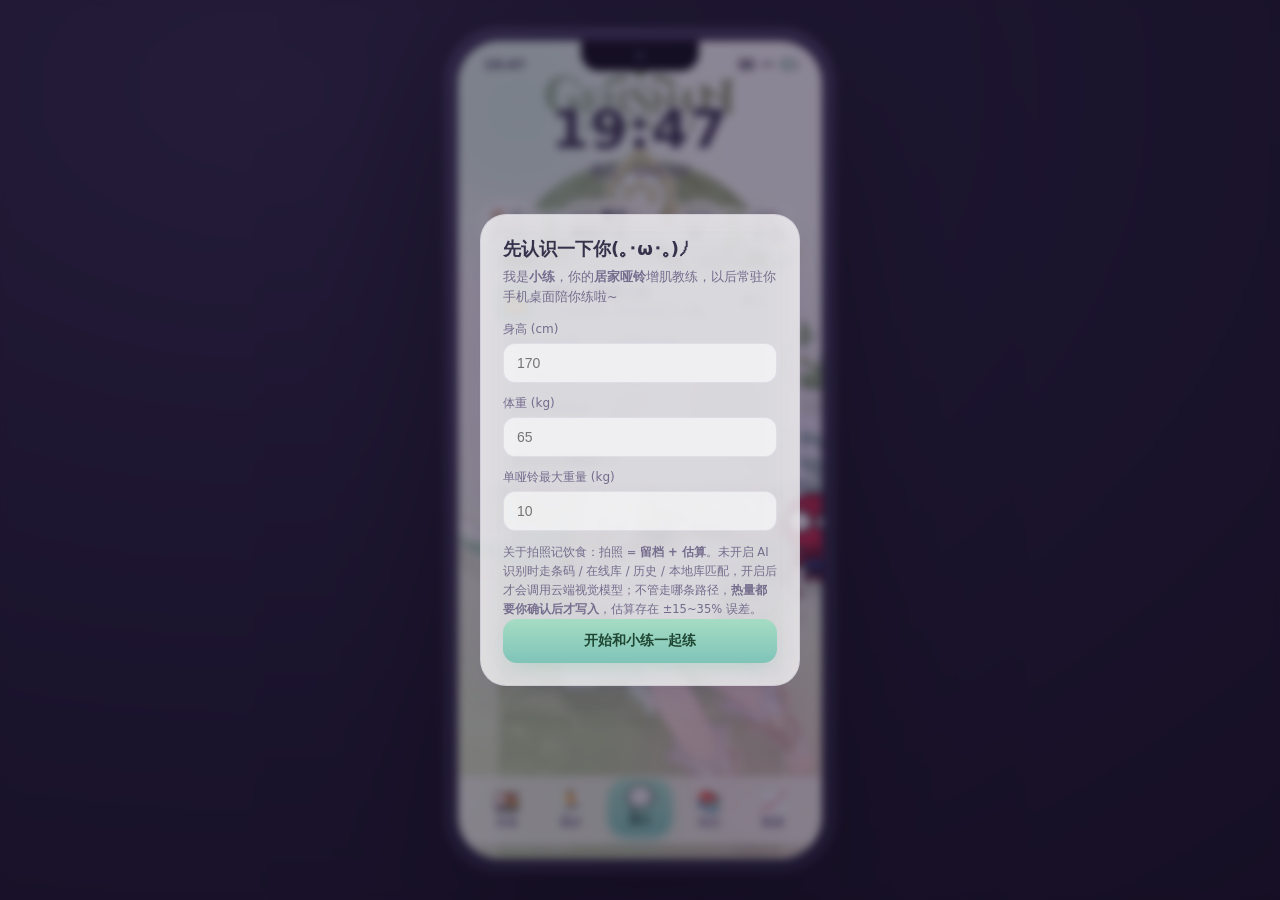
<file: index.html>
<!DOCTYPE html>
<!--
  训练日记 · 居家哑铃训练记录 App（纯前端单页，数据只存本机）
  桌宠形象、教练名字与头像、桌面背景均可更换（我的 → 教练与外观 / 桌宠形象）
-->
<html lang="zh-CN">
<head>
<meta charset="UTF-8">
<meta name="viewport" content="width=device-width, initial-scale=1.0, viewport-fit=cover">
<meta name="theme-color" content="#F3F0FB">
<link rel="manifest" href="manifest.json">
<!-- iOS/Android 对 SVG 图标支持不一致：一律给 PNG，避免安装后仍是旧图标 -->
<link rel="icon" type="image/png" sizes="192x192" href="assets/icon-192.png">
<link rel="icon" type="image/png" sizes="512x512" href="assets/icon-512.png">
<link rel="apple-touch-icon" href="assets/icon-192.png">
<title>训练日记 · 居家哑铃训练记录</title>
<meta name="apple-mobile-web-app-title" content="训练日记">
<meta name="apple-mobile-web-app-capable" content="yes">
<!-- 首屏样式内联：网络再慢也能立刻画出启动画面，杜绝白屏/黑屏 -->
<style>
  #boot{position:fixed; inset:0; z-index:9999; display:flex; flex-direction:column;
    align-items:center; justify-content:center; gap:14px;
    background:linear-gradient(165deg,#efe9fb,#ddd2f2 55%,#c9b8e6); color:#3a3350;
    font-family:-apple-system,"PingFang SC","Microsoft YaHei",system-ui,sans-serif;}
  #boot .bt-logo{width:74px;height:74px;border-radius:22px;
    background:rgba(255,255,255,.72); box-shadow:0 10px 26px -12px rgba(80,55,120,.5);
    display:flex;align-items:center;justify-content:center;}
  #boot .bt-name{font-size:16px;font-weight:700;letter-spacing:.5px;}
  #boot .bt-bar{width:132px;height:4px;border-radius:99px;background:rgba(255,255,255,.55);overflow:hidden;}
  #boot .bt-bar i{display:block;height:100%;width:38%;border-radius:99px;
    background:linear-gradient(90deg,#a7dcc4,#7fd8c4); animation:btSlide 1.05s ease-in-out infinite;}
  @keyframes btSlide{0%{margin-left:-42%}100%{margin-left:104%}}
  #boot .bt-tip{font-size:11.5px;opacity:.72;}
  #boot .bt-slow{display:none;max-width:250px;text-align:center;font-size:11.5px;line-height:1.7;
    padding:10px 14px;border-radius:14px;background:rgba(255,255,255,.6);margin-top:2px;}
  #boot.slow .bt-bar{display:none;} #boot.slow .bt-slow{display:block;}
  #boot button{margin-top:4px;border:0;border-radius:999px;padding:8px 18px;font-size:12.5px;font-weight:600;
    color:#fff;background:linear-gradient(180deg,#8fd9bf,#5fc2a4);cursor:pointer;}
  #boot.done{opacity:0;pointer-events:none;transition:opacity .32s ease;}
</style>
<link rel="stylesheet" href="styles.css">
<!-- 预加载关键静态资源，缩短首屏等待 -->
<link rel="preload" href="styles.css" as="style">
<link rel="preload" href="app.js" as="script">
</head>
<body>
<!-- 启动画面（内联，立即可见；由 app.js 就绪后淡出） -->
<div id="boot" role="status" aria-live="polite">
  <div class="bt-logo">
    <svg width="42" height="42" viewBox="0 0 48 48" aria-hidden="true">
      <path d="M7 48 C7 36.5 14 30.5 24 30.5 C34 30.5 41 36.5 41 48Z" fill="#2e2e33"/>
      <circle cx="24" cy="22" r="13" fill="#f6efe6" stroke="#2b2320" stroke-width="1.6"/>
      <ellipse cx="24" cy="27.5" rx="6.4" ry="4.6" fill="#fff" stroke="#2b2320" stroke-width="1.3"/>
      <circle cx="19" cy="20.5" r="2.1" fill="#2b2320"/><circle cx="29" cy="20.5" r="2.1" fill="#2b2320"/>
      <circle cx="24" cy="26.4" r="1.5" fill="#2b2320"/>
    </svg>
  </div>
  <div class="bt-name">训练日记</div>
  <div class="bt-bar"><i></i></div>
  <div class="bt-tip" id="bt-tip">正在准备你的桌面…</div>
  <div class="bt-slow" id="bt-slow">加载有点慢，可能是网络不通畅。<br>你的数据都存在本机，不会丢。</div>
  <button id="bt-retry" style="display:none" onclick="location.reload()">重新加载</button>
</div>
<script>
/* 启动看门狗：4.5s 未就绪 → 明确告知；9s → 给重试按钮（不再无限转圈） */
window.__T0 = Date.now();
(function () {
  var b = document.getElementById('boot');
  setTimeout(function () {
    if (!window.__READY && b) {
      b.classList.add('slow');
      var t = document.getElementById('bt-tip'); if (t) t.textContent = '还在加载…';
    }
  }, 4500);
  setTimeout(function () {
    if (!window.__READY && b) {
      var r = document.getElementById('bt-retry'); if (r) r.style.display = 'block';
      var t2 = document.getElementById('bt-tip'); if (t2) t2.textContent = '网络似乎不通';
    }
  }, 9000);
})();
</script>
<div class="stage">
  <!-- 手机外壳 mockup -->
  <div class="phone" id="phone">
    <div class="bezel">
      <div class="notch"><span class="cam"></span></div>
      <div class="screen" id="screen">

        <!-- 桌面壁纸（可更换：5 种预设 + 自定义上传） -->
        <div class="wallpaper" id="wallpaper"></div>
        <div class="glow g1"></div><div class="glow g2"></div><div class="glow g3"></div>

        <!-- 状态栏 -->
        <div class="statusbar">
          <span id="sb-time">9:41</span>
          <span class="sb-right"><i class="sig"></i><i class="wifi"></i><i class="bat"></i></span>
        </div>

        <!-- 桌面主屏（桌宠即主界面） -->
        <main class="homescreen" id="home">
          <div class="clock-widget">
            <div class="c-time" id="c-time">9:41</div>
            <div class="c-date" id="c-date">周日 · 9月27日</div>
          </div>
          <div class="home-stats" id="home-stats"><!-- 今日三连：训练日/已打卡/连续 --></div>
          <div class="home-card" id="home-today"><!-- 今日训练速览：一眼看到当天动作 --></div>

          <!-- 常驻浮层桌宠（可拖拽、吸附、记忆位置） -->
          <div class="pet" id="pet" role="button" aria-label="桌宠" tabindex="0">
            <div class="pet-bubble" id="pet-bubble"></div>
            <div class="pet-body">
              <img class="pet-img" id="pet-img" src="assets/icon.svg" alt="桌宠">
              <div class="pet-ring"></div>
              <div class="pet-mood" id="pet-mood">✦</div>
              <!-- 招牌发饰宝珠（小练标志）+ 草元素粒子：让桌宠“活起来”（轻量 Live2D 等效） -->
              <span class="pet-akuma a1"></span>
              <span class="pet-akuma a2"></span>
            </div>
            <div class="pet-particles" aria-hidden="true"><i></i><i></i><i></i></div>
            <div class="pet-shadow"></div>
          </div>

          <!-- 底部 dock：从桌宠展开的各模块入口 -->
          <nav class="dock" id="dock">
            <!-- v1.2 动线重排：高频「训练/饮食」靠左、记录类「跑步/知识」居中两侧、
                 低频「数据/我的」靠右；聊天固定正中，作为桌宠入口最显眼 -->
            <button class="dock-item" data-go="training"><span class="di">🏋️</span><b>训练</b></button>
            <button class="dock-item" data-go="diet"><span class="di">🍱</span><b>饮食</b></button>
            <button class="dock-item" data-go="run"><span class="di">🏃</span><b>跑步</b></button>
            <button class="dock-item pet-talk" id="pet-talk"><span class="di">💬</span><b>聊天</b></button>
            <button class="dock-item" data-go="knowledge"><span class="di">📚</span><b>知识</b></button>
            <button class="dock-item" data-go="data"><span class="di">📈</span><b>数据</b></button>
            <button class="dock-item" data-go="profile"><span class="di">👤</span><b>我的</b></button>
          </nav>
        </main>

        <!-- 助手对话面板（点宠物或聊天展开） -->
        <section class="panel assistant" id="assistant" aria-hidden="true">
          <header class="panel-head">
            <img class="ph-av" src="assets/icon.svg" alt="">
            <div class="ph-meta"><b>小练</b><span id="ph-status">在线 · 你的增肌教练</span></div>
            <button class="ph-close" data-close="assistant">✕</button>
          </header>
          <div class="chat" id="chat"></div>
          <div class="quick" id="quick"></div>
          <div class="chat-input">
            <input id="chat-text" type="text" placeholder="问小练任何训练/营养问题…" maxlength="80">
            <button id="chat-send">发送</button>
          </div>
        </section>

        <!-- 通用模块面板（训练/饮食/数据/我的） -->
        <section class="panel module" id="module" aria-hidden="true">
          <header class="panel-head">
            <button class="ph-back" data-close="module">‹</button>
            <div class="ph-meta"><b id="mod-title">模块</b><span id="mod-sub"></span></div>
            <button class="ph-close" data-close="module">✕</button>
          </header>
          <div class="mod-body" id="mod-body"></div>
        </section>

        <!-- 训练页内部：周历 + 当日动作（在 module 内渲染） -->
      </div>
    </div>
  </div>
</div>

<!-- 首启引导 -->
<div class="modal-mask" id="onboard" aria-hidden="true">
  <div class="modal">
    <h3>先认识一下你(｡･ω･｡)ﾉ</h3>
    <p class="sub">我是小练，你的<b>居家哑铃</b>增肌教练，以后常驻你手机桌面陪你练啦~</p>
    <label>身高 (cm)<input id="ob-h" type="number" inputmode="decimal" placeholder="170"></label>
    <label>体重 (kg)<input id="ob-w" type="number" inputmode="decimal" placeholder="65"></label>
    <label>单哑铃最大重量 (kg)<input id="ob-d" type="number" inputmode="decimal" placeholder="10"></label>
    <p class="sub" style="text-align:left;font-size:11.5px;line-height:1.65;margin:2px 0 0">关于拍照记饮食：拍照 = <b>留档 + 估算</b>。未开启 AI 识别时走条码 / 在线库 / 历史 / 本地库匹配，开启后才会调用云端视觉模型；不管走哪条路径，<b>热量都要你确认后才写入</b>，估算存在 ±15~35% 误差。</p>
    <button class="btn-grad" id="ob-save">开始和小练一起练</button>
  </div>
</div>

<!-- 训练完成弹窗 -->
<div class="modal-mask" id="done-modal" aria-hidden="true">
  <div class="modal">
    <div class="done-emoji" id="done-emoji">🎉</div>
    <h3 id="done-title">今日训练完成！</h3>
    <p class="sub" id="done-sub"></p>
    <div class="done-stats" id="done-stats"></div>
    <button class="btn-grad" id="done-ok">收到~</button>
  </div>
</div>

<!-- 食物记录面板（识别结果页：拍照/相册 → 条码/历史/本地库匹配 + 置信度 → 校正 → 确认） -->
<div class="modal-mask sheet" id="food-sheet" aria-hidden="true">
  <div class="modal">
    <h3>记录食物</h3>
    <p class="sub">拍照留档后按条码 / 历史 / 食物库匹配并标注置信度；低置信度会明确提示，名称份量热量都能改。</p>
    <div class="food-list" id="food-list"></div>
    <button class="btn-grad ghost" id="food-close">取消</button>
  </div>
</div>

<!-- 拍照取景隐藏入口（饮食页拍照记录用） -->

<!-- 组间休息计时器 -->
<div class="rest-timer hidden" id="rest-timer">
  <div class="rt-ring"><span id="rt-sec">60</span></div>
  <div class="rt-label">组间休息</div>
  <button id="rt-skip">跳过</button>
</div>

<!-- v1.2 动作视频：App 内直接播放（B 站官方嵌入播放器），不再跳转外站 -->
<div class="modal-mask vpop" id="video-pop" aria-hidden="true">
  <div class="vpop-box">
    <header class="vpop-head">
      <b id="vpop-title">动作示范</b>
      <div class="vpop-act">
        <button id="vpop-local" title="播放你本机已保存的视频">📁 本地视频</button>
        <a id="vpop-open" href="#" target="_blank" rel="noopener">原站 ↗</a>
        <button id="vpop-close">✕</button>
      </div>
    </header>
    <div class="vpop-stage" id="vpop-stage"></div>
    <p class="vpop-tip" id="vpop-tip"></p>
  </div>
</div>

<!-- toast -->
<div class="toast hidden" id="toast"></div>

<script src="app.js" defer></script>
</body>
</html>
</file>
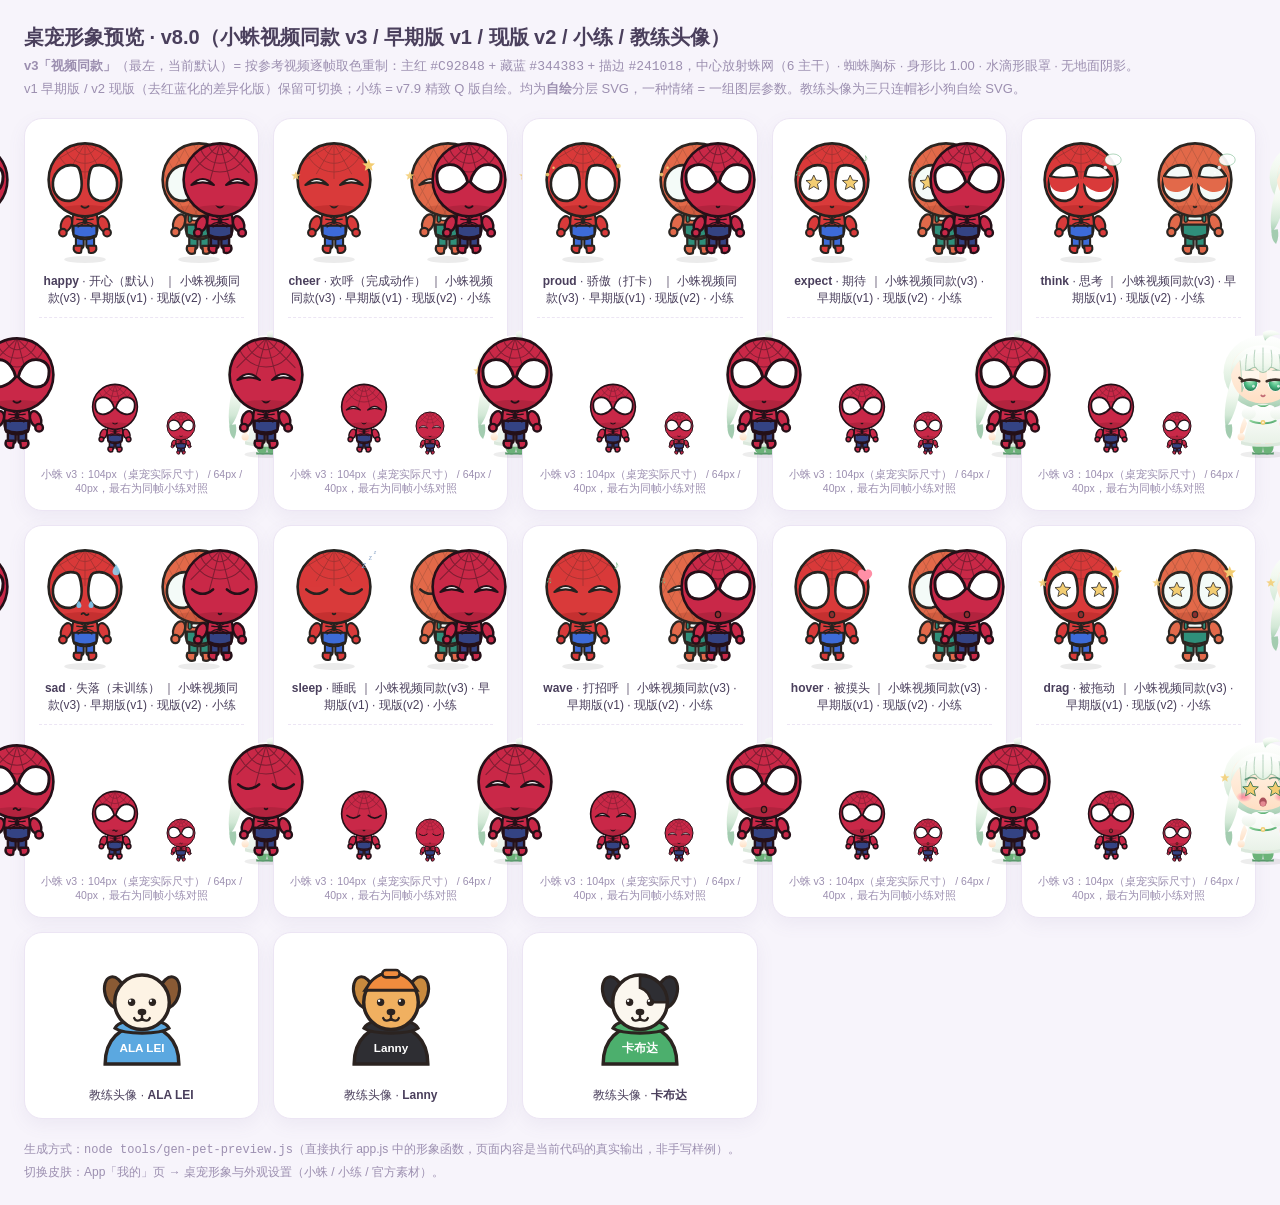
<file: docs/桌宠形象预览.html>
<!DOCTYPE html><html lang="zh-CN"><head><meta charset="utf-8">
<meta name="viewport" content="width=device-width,initial-scale=1">
<title>训练日记 · 桌宠形象预览（小蛛视频同款 / 小练 / 教练头像）</title>
<style>
  :root{ --bg:#f7f4fb; --card:#fff; --ink:#4a3f5c; --faint:#9c8fb0; --line:#ece5f4; }
  *{box-sizing:border-box;}
  body{margin:0; padding:24px; background:var(--bg); color:var(--ink);
       font-family:-apple-system,BlinkMacSystemFont,"PingFang SC","Microsoft YaHei",sans-serif;}
  h1{font-size:20px; margin:0 0 4px;}
  p.sub{color:var(--faint); font-size:13px; margin:0 0 18px; line-height:1.7;}
  .grid{display:grid; grid-template-columns:repeat(auto-fill,minmax(230px,1fr)); gap:14px;}
  .card{background:var(--card); border:1px solid var(--line); border-radius:18px; padding:14px; text-align:center;
        box-shadow:0 6px 18px rgba(120,100,150,.08);}
  .card.dog{min-width:150px;}
  .row{display:flex; justify-content:center; gap:10px;}
  .big svg{width:104px; height:130px;}
  .cap{font-size:12px; color:var(--ink); margin-top:6px;}
  .cap.faint{color:var(--faint); font-size:10.5px; margin-top:6px;}
  .sizes{display:flex; align-items:flex-end; justify-content:center; gap:14px; margin-top:10px;
         padding-top:10px; border-top:1px dashed var(--line);}
  .s104 svg{width:104px; height:130px;} .s64 svg{width:64px; height:80px;} .s40 svg{width:40px; height:50px;}
  footer{margin-top:20px; font-size:12px; color:var(--faint); line-height:1.8;}
</style></head><body>
<h1>桌宠形象预览 · v8.0（小蛛视频同款 v3 / 早期版 v1 / 现版 v2 / 小练 / 教练头像）</h1>
<p class="sub"><b>v3「视频同款」</b>（最左，当前默认）= 按参考视频逐帧取色重制：主红 <code>#C92848</code> + 藏蓝 <code>#344383</code> + 描边 <code>#241018</code>，中心放射蛛网（6 主干）· 蜘蛛胸标 · 身形比 1.00 · 水滴形眼罩 · 无地面阴影。<br>
v1 早期版 / v2 现版（去红蓝化的差异化版）保留可切换；小练 = v7.9 精致 Q 版自绘。均为<strong>自绘</strong>分层 SVG，一种情绪 = 一组图层参数。教练头像为三只连帽衫小狗自绘 SVG。</p>
<div class="grid">
  <div class="card">
    <div class="row"><div class="big"><svg xmlns="http://www.w3.org/2000/svg" viewBox="0 0 120 150" width="120" height="150">
<defs>
  <clipPath id="spHd"><circle cx="60" cy="54" r="40.6"/></clipPath>
  <clipPath id="spLc"><path d="M23 50 C23 39.5 33 35 43 37 C51 39 57 49 58.5 56.5 C50 67.5 36 71.5 28 65 C24 61.5 23 56 23 50 Z"/></clipPath>
</defs>

<g transform="translate(0,0) scale(1)"><g>
  <g stroke="#241018" stroke-width="2.8" stroke-linejoin="round" stroke-linecap="round">
    <rect x="49.5" y="116" width="9" height="18" rx="4.5" fill="#344383"/>
    <rect x="61.5" y="116" width="9" height="18" rx="4.5" fill="#344383"/>
    <path d="M47.5 130 C45 136.5 50.5 140 55.5 137.8 L56.5 130Z" fill="#c92848"/>
    <path d="M72.5 130 C75 136.5 69.5 140 64.5 137.8 L63.5 130Z" fill="#c92848"/>
    <ellipse cx="38.5" cy="105" rx="6" ry="9.5" transform="rotate(22 38.5 105)" fill="#c92848"/>
    <ellipse cx="81.5" cy="105" rx="6" ry="9.5" transform="rotate(-22 81.5 105)" fill="#c92848"/>
    <circle cx="34.5" cy="115" r="4.4" fill="#c92848"/>
    <circle cx="85.5" cy="115" r="4.4" fill="#c92848"/>
    <path d="M47.5 90 C44.5 100 44.5 111 47.5 119.5 C55.5 123.5 64.5 123.5 72.5 119.5 C75.5 111 75.5 100 72.5 90 C64.5 85.5 55.5 85.5 47.5 90Z" fill="#c92848"/>
    <path d="M46.8 107 L73.2 107 L73.2 117.5 C64.5 121.5 55.5 121.5 46.8 117.5Z" fill="#344383"/>
  </g>
  <g fill="none" stroke="#241018" stroke-width="1.5" stroke-linecap="round" stroke-linejoin="round">
      <path d="M57.6 98.0 L54.2 96.0 L51.6 93.8"/><path d="M57.6 100.0 L53.6 99.8 L50.4 99.3"/><path d="M57.6 103.0 L53.6 104.0 L50.6 105.6"/><path d="M57.8 104.8 L54.6 106.6 L52.0 108.4"/>
      <g transform="translate(120,0) scale(-1,1)"><path d="M57.6 98.0 L54.2 96.0 L51.6 93.8"/><path d="M57.6 100.0 L53.6 99.8 L50.4 99.3"/><path d="M57.6 103.0 L53.6 104.0 L50.6 105.6"/><path d="M57.8 104.8 L54.6 106.6 L52.0 108.4"/></g>
    </g>
    <ellipse cx="60" cy="101.3" rx="2.6" ry="4.2" fill="#241018"/>
    <circle cx="60" cy="96.0" r="2.0" fill="#241018"/>
  </g></g>
<circle cx="60" cy="54" r="42" fill="#c92848" stroke="#241018" stroke-width="3"/>
<g clip-path="url(#spHd)">
  <ellipse cx="60" cy="99" rx="48" ry="16" fill="#8e1d30" opacity=".4"/>
  <g stroke="#241018" stroke-width="1.2" fill="none" opacity="0.45"><line x1="60" y1="12" x2="106.4" y2="24.4"/><line x1="60" y1="12" x2="93.9" y2="45.9"/><line x1="60" y1="12" x2="72.4" y2="58.4"/><line x1="60" y1="12" x2="47.6" y2="58.4"/><line x1="60" y1="12" x2="26.1" y2="45.9"/><line x1="60" y1="12" x2="13.6" y2="24.4"/><circle cx="60" cy="12" r="13"/><circle cx="60" cy="12" r="23"/><circle cx="60" cy="12" r="33"/></g>
</g>
<g><path d="M23 50 C23 39.5 33 35 43 37 C51 39 57 49 58.5 56.5 C50 67.5 36 71.5 28 65 C24 61.5 23 56 23 50 Z" fill="#ffffff" stroke="#241018" stroke-width="3.4" stroke-linejoin="round"/></g>
<g transform="translate(120,0) scale(-1,1)"><path d="M23 50 C23 39.5 33 35 43 37 C51 39 57 49 58.5 56.5 C50 67.5 36 71.5 28 65 C24 61.5 23 56 23 50 Z" fill="#ffffff" stroke="#241018" stroke-width="3.4" stroke-linejoin="round"/></g>
<path d="M56 84.5 Q60 88 64 84.5" stroke="#241018" stroke-width="2.2" fill="none" stroke-linecap="round"/>

</svg></div><div class="big"><svg xmlns="http://www.w3.org/2000/svg" viewBox="0 0 120 150" width="120" height="150">
<defs>
  <clipPath id="spHd"><circle cx="60" cy="54" r="40.6"/></clipPath>
  <clipPath id="spLc"><path d="M50 38 C36 34 24 44 23 57 C22 71 32 80 44 78 C53 76 57 67 56 55 C55 45 54 40 50 38 Z"/></clipPath>
</defs>
<ellipse cx="60" cy="146" rx="24" ry="4" fill="#000" opacity=".08"/>
<g transform="translate(0,0) scale(1)"><g>
  <g stroke="#26221f" stroke-width="2.4" stroke-linejoin="round" stroke-linecap="round">
    <rect x="49.5" y="116" width="9" height="18" rx="4.5" fill="#3d6bd8"/>
    <rect x="61.5" y="116" width="9" height="18" rx="4.5" fill="#3d6bd8"/>
    <path d="M47.5 130 C45 136.5 50.5 140 55.5 137.8 L56.5 130Z" fill="#d93a3a"/>
    <path d="M72.5 130 C75 136.5 69.5 140 64.5 137.8 L63.5 130Z" fill="#d93a3a"/>
    <ellipse cx="38.5" cy="105" rx="6" ry="9.5" transform="rotate(22 38.5 105)" fill="#d93a3a"/>
    <ellipse cx="81.5" cy="105" rx="6" ry="9.5" transform="rotate(-22 81.5 105)" fill="#d93a3a"/>
    <circle cx="34.5" cy="115" r="4.4" fill="#d93a3a"/>
    <circle cx="85.5" cy="115" r="4.4" fill="#d93a3a"/>
    <path d="M47.5 90 C44.5 100 44.5 111 47.5 119.5 C55.5 123.5 64.5 123.5 72.5 119.5 C75.5 111 75.5 100 72.5 90 C64.5 85.5 55.5 85.5 47.5 90Z" fill="#d93a3a"/>
    <path d="M46.8 107 L73.2 107 L73.2 117.5 C64.5 121.5 55.5 121.5 46.8 117.5Z" fill="#3d6bd8"/>
  </g>
  <g fill="none" stroke="#26221f" stroke-width="1.5" stroke-linecap="round" stroke-linejoin="round">
      <path d="M57.6 98.0 L54.2 96.0 L51.6 93.8"/><path d="M57.6 100.0 L53.6 99.8 L50.4 99.3"/><path d="M57.6 103.0 L53.6 104.0 L50.6 105.6"/><path d="M57.8 104.8 L54.6 106.6 L52.0 108.4"/>
      <g transform="translate(120,0) scale(-1,1)"><path d="M57.6 98.0 L54.2 96.0 L51.6 93.8"/><path d="M57.6 100.0 L53.6 99.8 L50.4 99.3"/><path d="M57.6 103.0 L53.6 104.0 L50.6 105.6"/><path d="M57.8 104.8 L54.6 106.6 L52.0 108.4"/></g>
    </g>
    <ellipse cx="60" cy="101.3" rx="2.6" ry="4.2" fill="#26221f"/>
    <circle cx="60" cy="96.0" r="2.0" fill="#26221f"/>
  </g></g>
<circle cx="60" cy="54" r="42" fill="#d93a3a" stroke="#26221f" stroke-width="3"/>
<g clip-path="url(#spHd)">
  <ellipse cx="60" cy="99" rx="48" ry="16" fill="#a52222" opacity=".4"/>
  <g stroke="#26221f" stroke-width="1" fill="none" opacity="0.3"><line x1="60" y1="12" x2="101" y2="12"/><line x1="60" y1="12" x2="95.5" y2="32.5"/><line x1="60" y1="12" x2="80.5" y2="47.5"/><line x1="60" y1="12" x2="60" y2="53"/><line x1="60" y1="12" x2="39.5" y2="47.5"/><line x1="60" y1="12" x2="24.5" y2="32.5"/><line x1="60" y1="12" x2="19" y2="12"/><circle cx="60" cy="12" r="13"/><circle cx="60" cy="12" r="23"/><circle cx="60" cy="12" r="33"/></g>
</g>
<g><path d="M50 38 C36 34 24 44 23 57 C22 71 32 80 44 78 C53 76 57 67 56 55 C55 45 54 40 50 38 Z" fill="#ffffff" stroke="#26221f" stroke-width="3" stroke-linejoin="round"/></g>
<g transform="translate(120,0) scale(-1,1)"><path d="M50 38 C36 34 24 44 23 57 C22 71 32 80 44 78 C53 76 57 67 56 55 C55 45 54 40 50 38 Z" fill="#ffffff" stroke="#26221f" stroke-width="3" stroke-linejoin="round"/></g>
<path d="M56 84.5 Q60 88 64 84.5" stroke="#26221f" stroke-width="2.2" fill="none" stroke-linecap="round"/>

</svg></div><div class="big"><svg xmlns="http://www.w3.org/2000/svg" viewBox="0 0 120 150" width="120" height="150">
<defs>
  <clipPath id="spHd"><circle cx="60" cy="54" r="40.6"/></clipPath>
  <clipPath id="spLc"><path d="M50 38 C36 34 24 44 23 57 C22 71 32 80 44 78 C53 76 57 67 56 55 C55 45 54 40 50 38 Z"/></clipPath>
</defs>
<ellipse cx="60" cy="146" rx="24" ry="4" fill="#000" opacity=".08"/>
<g transform="translate(-4.200000000000004,-8.820000000000007) scale(1.07)"><g>
  <g stroke="#2b2622" stroke-width="2.4" stroke-linejoin="round" stroke-linecap="round">
    <rect x="49.5" y="116" width="9" height="18" rx="4.5" fill="#2f8f7a"/>
    <rect x="61.5" y="116" width="9" height="18" rx="4.5" fill="#2f8f7a"/>
    <path d="M47.5 130 C45 136.5 50.5 140 55.5 137.8 L56.5 130Z" fill="#e2694a"/>
    <path d="M72.5 130 C75 136.5 69.5 140 64.5 137.8 L63.5 130Z" fill="#e2694a"/>
    <ellipse cx="38.5" cy="105" rx="6" ry="9.5" transform="rotate(22 38.5 105)" fill="#e2694a"/>
    <ellipse cx="81.5" cy="105" rx="6" ry="9.5" transform="rotate(-22 81.5 105)" fill="#e2694a"/>
    <circle cx="34.5" cy="115" r="4.4" fill="#e2694a"/>
    <circle cx="85.5" cy="115" r="4.4" fill="#e2694a"/>
    <path d="M47.5 90 C44.5 100 44.5 111 47.5 119.5 C55.5 123.5 64.5 123.5 72.5 119.5 C75.5 111 75.5 100 72.5 90 C64.5 85.5 55.5 85.5 47.5 90Z" fill="#e2694a"/>
    <path d="M46.8 107 L73.2 107 L73.2 117.5 C64.5 121.5 55.5 121.5 46.8 117.5Z" fill="#2f8f7a"/>
  </g>
  <g stroke="#2b2622" stroke-width="1.6" stroke-linecap="round" fill="#f4fbf8">
         <rect x="52" y="98.4" width="16" height="4.2" rx="2.1"/>
         <rect x="48.4" y="96.6" width="3.4" height="7.8" rx="1.7" fill="#2f8f7a"/>
         <rect x="68.2" y="96.6" width="3.4" height="7.8" rx="1.7" fill="#2f8f7a"/>
       </g>
  </g></g>
<circle cx="60" cy="54" r="42" fill="#e2694a" stroke="#2b2622" stroke-width="3"/>
<g clip-path="url(#spHd)">
  <ellipse cx="60" cy="99" rx="48" ry="16" fill="#b34a2f" opacity=".4"/>
  <g stroke="#2b2622" stroke-width=".9" fill="none" opacity=".22"><line x1="-12" y1="12" x2="34" y2="98"/><line x1="34" y1="12" x2="-12" y2="98"/><line x1="1" y1="12" x2="47" y2="98"/><line x1="47" y1="12" x2="1" y2="98"/><line x1="14" y1="12" x2="60" y2="98"/><line x1="60" y1="12" x2="14" y2="98"/><line x1="27" y1="12" x2="73" y2="98"/><line x1="73" y1="12" x2="27" y2="98"/><line x1="40" y1="12" x2="86" y2="98"/><line x1="86" y1="12" x2="40" y2="98"/><line x1="53" y1="12" x2="99" y2="98"/><line x1="99" y1="12" x2="53" y2="98"/><line x1="66" y1="12" x2="112" y2="98"/><line x1="112" y1="12" x2="66" y2="98"/><line x1="79" y1="12" x2="125" y2="98"/><line x1="125" y1="12" x2="79" y2="98"/><line x1="92" y1="12" x2="138" y2="98"/><line x1="138" y1="12" x2="92" y2="98"/><line x1="105" y1="12" x2="151" y2="98"/><line x1="151" y1="12" x2="105" y2="98"/><line x1="118" y1="12" x2="164" y2="98"/><line x1="164" y1="12" x2="118" y2="98"/><line x1="131" y1="12" x2="177" y2="98"/><line x1="177" y1="12" x2="131" y2="98"/><line x1="144" y1="12" x2="190" y2="98"/><line x1="190" y1="12" x2="144" y2="98"/></g>
</g>
<g><path d="M50 38 C36 34 24 44 23 57 C22 71 32 80 44 78 C53 76 57 67 56 55 C55 45 54 40 50 38 Z" fill="#f4fbf8" stroke="#2b2622" stroke-width="3" stroke-linejoin="round"/></g>
<g transform="translate(120,0) scale(-1,1)"><path d="M50 38 C36 34 24 44 23 57 C22 71 32 80 44 78 C53 76 57 67 56 55 C55 45 54 40 50 38 Z" fill="#f4fbf8" stroke="#2b2622" stroke-width="3" stroke-linejoin="round"/></g>
<path d="M56 84.5 Q60 88 64 84.5" stroke="#2b2622" stroke-width="2.2" fill="none" stroke-linecap="round"/>

</svg></div><div class="big"><svg xmlns="http://www.w3.org/2000/svg" viewBox="0 0 120 150" width="120" height="150">
<defs>
    <linearGradient id="ph" x1=".5" y1="0" x2=".5" y2="1">
      <stop offset="0" stop-color="#ffffff"/><stop offset=".38" stop-color="#f2f9f0"/>
      <stop offset=".76" stop-color="#d2e8d6"/><stop offset="1" stop-color="#a3ccb0"/></linearGradient>
    <linearGradient id="ps" x1=".5" y1="0" x2=".5" y2="1">
      <stop offset="0" stop-color="#fff6ec"/><stop offset="1" stop-color="#ffdfc4"/></linearGradient>
    <radialGradient id="pe" cx=".5" cy=".32" r=".8">
      <stop offset="0" stop-color="#b4f0c8"/><stop offset=".5" stop-color="#4dbb84"/>
      <stop offset="1" stop-color="#186344"/></radialGradient>
    <linearGradient id="pd" x1=".5" y1="0" x2=".5" y2="1">
      <stop offset="0" stop-color="#ffffff"/><stop offset="1" stop-color="#e9f2e8"/></linearGradient>
    <linearGradient id="pt" x1="0" y1="0" x2="1" y2="1">
      <stop offset="0" stop-color="#93d89f"/><stop offset="1" stop-color="#4da269"/></linearGradient>
    <radialGradient id="pb" cx=".5" cy=".5" r=".5">
      <stop offset="0" stop-color="#ff7f97" stop-opacity=".95"/>
      <stop offset=".55" stop-color="#ff8ca4" stop-opacity=".55"/>
      <stop offset="1" stop-color="#ff8ca4" stop-opacity="0"/></radialGradient>
  </defs>
<ellipse cx="60" cy="146" rx="26" ry="4" fill="#000" opacity=".07"/>
<g>
    <ellipse cx="60" cy="51" rx="45.5" ry="42.5" fill="url(#ph)"/>
    <path d="M24 58 C17 78 14 99 17 115 C24 107 30 91 33 74 C34 66 34 61 33 55Z" fill="url(#ph)"/>
    <path d="M96 58 C103 78 106 99 103 115 C96 107 90 91 87 74 C86 66 86 61 87 55Z" fill="url(#ph)"/>
    <path d="M17 112 C16 119 18 125 22 128 C25 122 25 116 24 111Z" fill="#a3ccb0"/>
    <path d="M103 112 C104 119 102 125 98 128 C95 122 95 116 96 111Z" fill="#a3ccb0"/>
  </g>
<g>
    <rect x="49" y="124" width="8.6" height="15" rx="4.3" fill="url(#ps)"/>
    <rect x="62.4" y="124" width="8.6" height="15" rx="4.3" fill="url(#ps)"/>
    <path d="M47.6 135 C47.6 142 51 146 55.4 146 C59 146 60 142 60 135Z" fill="#6cb379"/>
    <path d="M60 135 C60 142 61 146 64.6 146 C69 146 72.4 142 72.4 135Z" fill="#6cb379"/>
    <path d="M47.6 143 C51 145 59 145 60 143 L60 146 L47.6 146Z" fill="#57976a"/>
    <path d="M60 143 C61 145 69 145 72.4 143 L72.4 146 L60 146Z" fill="#57976a"/>
    <path d="M47 91 C44 101 42 113 39 123 C36.4 130 34.6 132.6 34.6 132.6 L85.4 132.6 C85.4 132.6 83.6 130 81 123 C78 113 76 101 73 91 C69 87 51 87 47 91Z" fill="url(#pd)"/>
    <path d="M34.6 130.4 C46 134.4 74 134.4 85.4 130.4 L85.4 134 C74 138 46 138 34.6 134Z" fill="#dbe8dc"/>
    <path d="M52 87.6 C56 92.4 64 92.4 68 87.6 C65 89.6 55 89.6 52 87.6Z" fill="url(#pt)"/>
    <path d="M45.4 107 C52 111 68 111 74.6 107" stroke="url(#pt)" stroke-width="2.4" fill="none" stroke-linecap="round"/>
    <circle cx="60" cy="109" r="2.8" fill="#f3cd72"/>
    <circle cx="60" cy="109" r="1.2" fill="#fff" opacity=".7"/>
    <ellipse cx="43.6" cy="98.6" rx="8.2" ry="7.2" fill="url(#pd)"/>
    <ellipse cx="76.4" cy="98.6" rx="8.2" ry="7.2" fill="url(#pd)"/>
    <path d="M38.6 103 C34.6 110 32.6 118 33.6 124 C36.6 123 39.6 117 41.6 110Z" fill="url(#ps)"/>
    <path d="M81.4 103 C85.4 110 87.4 118 86.4 124 C83.4 123 80.4 117 78.4 110Z" fill="url(#ps)"/>
    <circle cx="34.8" cy="125.6" r="4.2" fill="url(#ps)"/>
    <circle cx="85.2" cy="125.6" r="4.2" fill="url(#ps)"/>
  </g>
<g>
    <path d="M23 52 C23 32 37 21 60 21 C83 21 97 32 97 52 C97 69 84 87 60 87 C36 87 23 69 23 52Z" fill="url(#ps)"/>
    <path d="M34 50 C36 42 42 37 50 42 C53 46 56 48 60 48 C64 48 67 46 70 42 C78 37 84 42 86 50 C84 44 79 40 73 39 C69 41 65 43 60 43 C55 43 51 41 47 39 C41 40 36 44 34 50Z" fill="#f3c3a0" opacity=".5"/>
  </g>
<g>
    <path d="M60 5 C66 1 75 2 80 7.4 C73 7.4 66.6 9.6 62.4 14.6 C60.6 10.6 59.4 7.6 60 5Z" fill="url(#ph)"/>
    <path d="M23 54 C23 34 37 20 60 20 C83 20 97 34 97 54
             C94 46 90.4 40.4 86.4 37.4
             C85.4 50 84.4 62 84.4 74
             C81 69 79 61 78.2 52.6
             C76 47.6 72.6 45.6 68.6 45.4
             C66.4 49 63.4 51.2 60 51.4
             C56.6 51.2 53.6 49 51.4 45.4
             C47.4 45.6 44 47.6 41.8 52.6
             C41 61 39 69 35.6 74
             C35.6 62 34.6 50 33.6 37.4
             C29.6 40.4 26 46 23 54Z" fill="url(#ph)"/>
    <path d="M31 43 C39 27 50 24.6 61 24.6 C72 24.6 83 28 89 43 C81 32 72 28.4 61 28.4 C49 28.4 39 32.6 31 43Z" fill="#fff" opacity=".5"/>
    <g stroke="#7db08e" stroke-width="1.1" fill="none" stroke-linecap="round" opacity=".55">
      <path d="M50.6 25.6 C49.6 32 49.4 38 50.2 44.4"/>
      <path d="M60 23 C60 30 60 38 60 49.4"/>
      <path d="M69.4 25.6 C70.4 32 70.6 38 69.8 44.4"/>
      <path d="M41.4 30.6 C40 38 39.6 46 40.4 54.6"/>
      <path d="M78.6 30.6 C80 38 80.4 46 79.6 54.6"/>
    </g>
    <path d="M41.8 52.6 C44 47.6 47.4 45.6 51.4 45.4 C53.6 49 56.6 51.2 60 51.4 C63.4 51.2 66.4 49 68.6 45.4 C72.6 45.6 76 47.6 78.2 52.6" stroke="#7db08e" stroke-width="1.2" fill="none" stroke-linecap="round" opacity=".65"/>
    <path d="M33.6 37.4 C34.6 50 35.6 62 35.6 74" stroke="#7db08e" stroke-width="1" fill="none" opacity=".5"/>
    <path d="M86.4 37.4 C85.4 50 84.4 62 84.4 74" stroke="#7db08e" stroke-width="1" fill="none" opacity=".5"/>
  </g>
<ellipse cx="38.2" cy="71.4" rx="9.4" ry="6" fill="url(#pb)"/><ellipse cx="81.8" cy="71.4" rx="9.4" ry="6" fill="url(#pb)"/>
<path d="M39.6 51.4 Q46 47.2 52.4 50.4" stroke="#186344" stroke-width="1.9" fill="none" stroke-linecap="round" opacity="0.62"/>
                <path d="M67.6 50.4 Q74 47.2 80.4 51.4" stroke="#186344" stroke-width="1.9" fill="none" stroke-linecap="round" opacity="0.62"/>
<g><ellipse cx="45.6" cy="63" rx="9.2" ry="10.2" fill="#fff"/><ellipse cx="45.6" cy="63.8" rx="7.8" ry="8.8" fill="url(#pe)"/><ellipse cx="45.6" cy="64.8" rx="3.7" ry="5.1" fill="#186344"/><ellipse cx="42.7" cy="59.4" rx="3" ry="2.7" fill="#fff" opacity=".97"/>
                 <circle cx="49" cy="67.2" r="1.6" fill="#fff" opacity=".72"/><path d="M37 69.6 Q45.6 73.4 54.2 69.6" stroke="#3b2f28" stroke-width="1.4" fill="none" stroke-linecap="round" opacity=".45"/><path d="M36.2 59.8 Q45.6 51.2 55 59.8" stroke="#3b2f28" stroke-width="3.2" fill="none" stroke-linecap="round"/><path d="M36.2 59.8 l-3.4 -2.4" stroke="#3b2f28" stroke-width="2.7" fill="none" stroke-linecap="round"/><path d="M38.6 53.4 Q45.6 49.6 52.6 53.4" stroke="#186344" stroke-width="1.6" fill="none" stroke-linecap="round" opacity=".5"/></g><g><ellipse cx="74.4" cy="63" rx="9.2" ry="10.2" fill="#fff"/><ellipse cx="74.4" cy="63.8" rx="7.8" ry="8.8" fill="url(#pe)"/><ellipse cx="74.4" cy="64.8" rx="3.7" ry="5.1" fill="#186344"/><ellipse cx="71.5" cy="59.4" rx="3" ry="2.7" fill="#fff" opacity=".97"/>
                 <circle cx="77.80000000000001" cy="67.2" r="1.6" fill="#fff" opacity=".72"/><path d="M65.80000000000001 69.6 Q74.4 73.4 83 69.6" stroke="#3b2f28" stroke-width="1.4" fill="none" stroke-linecap="round" opacity=".45"/><path d="M65 59.8 Q74.4 51.2 83.80000000000001 59.8" stroke="#3b2f28" stroke-width="3.2" fill="none" stroke-linecap="round"/><path d="M83.80000000000001 59.8 l3.4 -2.4" stroke="#3b2f28" stroke-width="2.7" fill="none" stroke-linecap="round"/><path d="M67.4 53.4 Q74.4 49.6 81.4 53.4" stroke="#186344" stroke-width="1.6" fill="none" stroke-linecap="round" opacity=".5"/></g>
<path d="M55.2 75.60000000000001 Q60 81 64.8 75.60000000000001" stroke="#c26b74" stroke-width="2.1" fill="none" stroke-linecap="round"/>
<path d="M81 17.6 C89.4 9.6 100.6 11.6 103.6 19.6 C95.6 23.6 87.6 23.6 81 17.6Z" fill="url(#pt)"/>
<path d="M83.6 18.6 C89.6 14.6 97 15.6 101 19.6" stroke="#fff" stroke-width="1.3" fill="none" opacity=".55"/>
<circle cx="86.6" cy="16.4" r="3.4" fill="#fff"/>
<circle cx="86.6" cy="16.4" r="1.7" fill="#f3cd72"/>

</svg></div></div>
    <div class="cap"><b>happy</b> · 开心（默认） ｜ 小蛛视频同款(v3) · 早期版(v1) · 现版(v2) · 小练</div>
    <div class="sizes">
      <span class="s104"><svg xmlns="http://www.w3.org/2000/svg" viewBox="0 0 120 150" width="120" height="150">
<defs>
  <clipPath id="spHd"><circle cx="60" cy="54" r="40.6"/></clipPath>
  <clipPath id="spLc"><path d="M23 50 C23 39.5 33 35 43 37 C51 39 57 49 58.5 56.5 C50 67.5 36 71.5 28 65 C24 61.5 23 56 23 50 Z"/></clipPath>
</defs>

<g transform="translate(0,0) scale(1)"><g>
  <g stroke="#241018" stroke-width="2.8" stroke-linejoin="round" stroke-linecap="round">
    <rect x="49.5" y="116" width="9" height="18" rx="4.5" fill="#344383"/>
    <rect x="61.5" y="116" width="9" height="18" rx="4.5" fill="#344383"/>
    <path d="M47.5 130 C45 136.5 50.5 140 55.5 137.8 L56.5 130Z" fill="#c92848"/>
    <path d="M72.5 130 C75 136.5 69.5 140 64.5 137.8 L63.5 130Z" fill="#c92848"/>
    <ellipse cx="38.5" cy="105" rx="6" ry="9.5" transform="rotate(22 38.5 105)" fill="#c92848"/>
    <ellipse cx="81.5" cy="105" rx="6" ry="9.5" transform="rotate(-22 81.5 105)" fill="#c92848"/>
    <circle cx="34.5" cy="115" r="4.4" fill="#c92848"/>
    <circle cx="85.5" cy="115" r="4.4" fill="#c92848"/>
    <path d="M47.5 90 C44.5 100 44.5 111 47.5 119.5 C55.5 123.5 64.5 123.5 72.5 119.5 C75.5 111 75.5 100 72.5 90 C64.5 85.5 55.5 85.5 47.5 90Z" fill="#c92848"/>
    <path d="M46.8 107 L73.2 107 L73.2 117.5 C64.5 121.5 55.5 121.5 46.8 117.5Z" fill="#344383"/>
  </g>
  <g fill="none" stroke="#241018" stroke-width="1.5" stroke-linecap="round" stroke-linejoin="round">
      <path d="M57.6 98.0 L54.2 96.0 L51.6 93.8"/><path d="M57.6 100.0 L53.6 99.8 L50.4 99.3"/><path d="M57.6 103.0 L53.6 104.0 L50.6 105.6"/><path d="M57.8 104.8 L54.6 106.6 L52.0 108.4"/>
      <g transform="translate(120,0) scale(-1,1)"><path d="M57.6 98.0 L54.2 96.0 L51.6 93.8"/><path d="M57.6 100.0 L53.6 99.8 L50.4 99.3"/><path d="M57.6 103.0 L53.6 104.0 L50.6 105.6"/><path d="M57.8 104.8 L54.6 106.6 L52.0 108.4"/></g>
    </g>
    <ellipse cx="60" cy="101.3" rx="2.6" ry="4.2" fill="#241018"/>
    <circle cx="60" cy="96.0" r="2.0" fill="#241018"/>
  </g></g>
<circle cx="60" cy="54" r="42" fill="#c92848" stroke="#241018" stroke-width="3"/>
<g clip-path="url(#spHd)">
  <ellipse cx="60" cy="99" rx="48" ry="16" fill="#8e1d30" opacity=".4"/>
  <g stroke="#241018" stroke-width="1.2" fill="none" opacity="0.45"><line x1="60" y1="12" x2="106.4" y2="24.4"/><line x1="60" y1="12" x2="93.9" y2="45.9"/><line x1="60" y1="12" x2="72.4" y2="58.4"/><line x1="60" y1="12" x2="47.6" y2="58.4"/><line x1="60" y1="12" x2="26.1" y2="45.9"/><line x1="60" y1="12" x2="13.6" y2="24.4"/><circle cx="60" cy="12" r="13"/><circle cx="60" cy="12" r="23"/><circle cx="60" cy="12" r="33"/></g>
</g>
<g><path d="M23 50 C23 39.5 33 35 43 37 C51 39 57 49 58.5 56.5 C50 67.5 36 71.5 28 65 C24 61.5 23 56 23 50 Z" fill="#ffffff" stroke="#241018" stroke-width="3.4" stroke-linejoin="round"/></g>
<g transform="translate(120,0) scale(-1,1)"><path d="M23 50 C23 39.5 33 35 43 37 C51 39 57 49 58.5 56.5 C50 67.5 36 71.5 28 65 C24 61.5 23 56 23 50 Z" fill="#ffffff" stroke="#241018" stroke-width="3.4" stroke-linejoin="round"/></g>
<path d="M56 84.5 Q60 88 64 84.5" stroke="#241018" stroke-width="2.2" fill="none" stroke-linecap="round"/>

</svg></span>
      <span class="s64"><svg xmlns="http://www.w3.org/2000/svg" viewBox="0 0 120 150" width="120" height="150">
<defs>
  <clipPath id="spHd"><circle cx="60" cy="54" r="40.6"/></clipPath>
  <clipPath id="spLc"><path d="M23 50 C23 39.5 33 35 43 37 C51 39 57 49 58.5 56.5 C50 67.5 36 71.5 28 65 C24 61.5 23 56 23 50 Z"/></clipPath>
</defs>

<g transform="translate(0,0) scale(1)"><g>
  <g stroke="#241018" stroke-width="2.8" stroke-linejoin="round" stroke-linecap="round">
    <rect x="49.5" y="116" width="9" height="18" rx="4.5" fill="#344383"/>
    <rect x="61.5" y="116" width="9" height="18" rx="4.5" fill="#344383"/>
    <path d="M47.5 130 C45 136.5 50.5 140 55.5 137.8 L56.5 130Z" fill="#c92848"/>
    <path d="M72.5 130 C75 136.5 69.5 140 64.5 137.8 L63.5 130Z" fill="#c92848"/>
    <ellipse cx="38.5" cy="105" rx="6" ry="9.5" transform="rotate(22 38.5 105)" fill="#c92848"/>
    <ellipse cx="81.5" cy="105" rx="6" ry="9.5" transform="rotate(-22 81.5 105)" fill="#c92848"/>
    <circle cx="34.5" cy="115" r="4.4" fill="#c92848"/>
    <circle cx="85.5" cy="115" r="4.4" fill="#c92848"/>
    <path d="M47.5 90 C44.5 100 44.5 111 47.5 119.5 C55.5 123.5 64.5 123.5 72.5 119.5 C75.5 111 75.5 100 72.5 90 C64.5 85.5 55.5 85.5 47.5 90Z" fill="#c92848"/>
    <path d="M46.8 107 L73.2 107 L73.2 117.5 C64.5 121.5 55.5 121.5 46.8 117.5Z" fill="#344383"/>
  </g>
  <g fill="none" stroke="#241018" stroke-width="1.5" stroke-linecap="round" stroke-linejoin="round">
      <path d="M57.6 98.0 L54.2 96.0 L51.6 93.8"/><path d="M57.6 100.0 L53.6 99.8 L50.4 99.3"/><path d="M57.6 103.0 L53.6 104.0 L50.6 105.6"/><path d="M57.8 104.8 L54.6 106.6 L52.0 108.4"/>
      <g transform="translate(120,0) scale(-1,1)"><path d="M57.6 98.0 L54.2 96.0 L51.6 93.8"/><path d="M57.6 100.0 L53.6 99.8 L50.4 99.3"/><path d="M57.6 103.0 L53.6 104.0 L50.6 105.6"/><path d="M57.8 104.8 L54.6 106.6 L52.0 108.4"/></g>
    </g>
    <ellipse cx="60" cy="101.3" rx="2.6" ry="4.2" fill="#241018"/>
    <circle cx="60" cy="96.0" r="2.0" fill="#241018"/>
  </g></g>
<circle cx="60" cy="54" r="42" fill="#c92848" stroke="#241018" stroke-width="3"/>
<g clip-path="url(#spHd)">
  <ellipse cx="60" cy="99" rx="48" ry="16" fill="#8e1d30" opacity=".4"/>
  <g stroke="#241018" stroke-width="1.2" fill="none" opacity="0.45"><line x1="60" y1="12" x2="106.4" y2="24.4"/><line x1="60" y1="12" x2="93.9" y2="45.9"/><line x1="60" y1="12" x2="72.4" y2="58.4"/><line x1="60" y1="12" x2="47.6" y2="58.4"/><line x1="60" y1="12" x2="26.1" y2="45.9"/><line x1="60" y1="12" x2="13.6" y2="24.4"/><circle cx="60" cy="12" r="13"/><circle cx="60" cy="12" r="23"/><circle cx="60" cy="12" r="33"/></g>
</g>
<g><path d="M23 50 C23 39.5 33 35 43 37 C51 39 57 49 58.5 56.5 C50 67.5 36 71.5 28 65 C24 61.5 23 56 23 50 Z" fill="#ffffff" stroke="#241018" stroke-width="3.4" stroke-linejoin="round"/></g>
<g transform="translate(120,0) scale(-1,1)"><path d="M23 50 C23 39.5 33 35 43 37 C51 39 57 49 58.5 56.5 C50 67.5 36 71.5 28 65 C24 61.5 23 56 23 50 Z" fill="#ffffff" stroke="#241018" stroke-width="3.4" stroke-linejoin="round"/></g>
<path d="M56 84.5 Q60 88 64 84.5" stroke="#241018" stroke-width="2.2" fill="none" stroke-linecap="round"/>

</svg></span>
      <span class="s40"><svg xmlns="http://www.w3.org/2000/svg" viewBox="0 0 120 150" width="120" height="150">
<defs>
  <clipPath id="spHd"><circle cx="60" cy="54" r="40.6"/></clipPath>
  <clipPath id="spLc"><path d="M23 50 C23 39.5 33 35 43 37 C51 39 57 49 58.5 56.5 C50 67.5 36 71.5 28 65 C24 61.5 23 56 23 50 Z"/></clipPath>
</defs>

<g transform="translate(0,0) scale(1)"><g>
  <g stroke="#241018" stroke-width="2.8" stroke-linejoin="round" stroke-linecap="round">
    <rect x="49.5" y="116" width="9" height="18" rx="4.5" fill="#344383"/>
    <rect x="61.5" y="116" width="9" height="18" rx="4.5" fill="#344383"/>
    <path d="M47.5 130 C45 136.5 50.5 140 55.5 137.8 L56.5 130Z" fill="#c92848"/>
    <path d="M72.5 130 C75 136.5 69.5 140 64.5 137.8 L63.5 130Z" fill="#c92848"/>
    <ellipse cx="38.5" cy="105" rx="6" ry="9.5" transform="rotate(22 38.5 105)" fill="#c92848"/>
    <ellipse cx="81.5" cy="105" rx="6" ry="9.5" transform="rotate(-22 81.5 105)" fill="#c92848"/>
    <circle cx="34.5" cy="115" r="4.4" fill="#c92848"/>
    <circle cx="85.5" cy="115" r="4.4" fill="#c92848"/>
    <path d="M47.5 90 C44.5 100 44.5 111 47.5 119.5 C55.5 123.5 64.5 123.5 72.5 119.5 C75.5 111 75.5 100 72.5 90 C64.5 85.5 55.5 85.5 47.5 90Z" fill="#c92848"/>
    <path d="M46.8 107 L73.2 107 L73.2 117.5 C64.5 121.5 55.5 121.5 46.8 117.5Z" fill="#344383"/>
  </g>
  <g fill="none" stroke="#241018" stroke-width="1.5" stroke-linecap="round" stroke-linejoin="round">
      <path d="M57.6 98.0 L54.2 96.0 L51.6 93.8"/><path d="M57.6 100.0 L53.6 99.8 L50.4 99.3"/><path d="M57.6 103.0 L53.6 104.0 L50.6 105.6"/><path d="M57.8 104.8 L54.6 106.6 L52.0 108.4"/>
      <g transform="translate(120,0) scale(-1,1)"><path d="M57.6 98.0 L54.2 96.0 L51.6 93.8"/><path d="M57.6 100.0 L53.6 99.8 L50.4 99.3"/><path d="M57.6 103.0 L53.6 104.0 L50.6 105.6"/><path d="M57.8 104.8 L54.6 106.6 L52.0 108.4"/></g>
    </g>
    <ellipse cx="60" cy="101.3" rx="2.6" ry="4.2" fill="#241018"/>
    <circle cx="60" cy="96.0" r="2.0" fill="#241018"/>
  </g></g>
<circle cx="60" cy="54" r="42" fill="#c92848" stroke="#241018" stroke-width="3"/>
<g clip-path="url(#spHd)">
  <ellipse cx="60" cy="99" rx="48" ry="16" fill="#8e1d30" opacity=".4"/>
  <g stroke="#241018" stroke-width="1.2" fill="none" opacity="0.45"><line x1="60" y1="12" x2="106.4" y2="24.4"/><line x1="60" y1="12" x2="93.9" y2="45.9"/><line x1="60" y1="12" x2="72.4" y2="58.4"/><line x1="60" y1="12" x2="47.6" y2="58.4"/><line x1="60" y1="12" x2="26.1" y2="45.9"/><line x1="60" y1="12" x2="13.6" y2="24.4"/><circle cx="60" cy="12" r="13"/><circle cx="60" cy="12" r="23"/><circle cx="60" cy="12" r="33"/></g>
</g>
<g><path d="M23 50 C23 39.5 33 35 43 37 C51 39 57 49 58.5 56.5 C50 67.5 36 71.5 28 65 C24 61.5 23 56 23 50 Z" fill="#ffffff" stroke="#241018" stroke-width="3.4" stroke-linejoin="round"/></g>
<g transform="translate(120,0) scale(-1,1)"><path d="M23 50 C23 39.5 33 35 43 37 C51 39 57 49 58.5 56.5 C50 67.5 36 71.5 28 65 C24 61.5 23 56 23 50 Z" fill="#ffffff" stroke="#241018" stroke-width="3.4" stroke-linejoin="round"/></g>
<path d="M56 84.5 Q60 88 64 84.5" stroke="#241018" stroke-width="2.2" fill="none" stroke-linecap="round"/>

</svg></span>
      <span class="s104"><svg xmlns="http://www.w3.org/2000/svg" viewBox="0 0 120 150" width="120" height="150">
<defs>
    <linearGradient id="ph" x1=".5" y1="0" x2=".5" y2="1">
      <stop offset="0" stop-color="#ffffff"/><stop offset=".38" stop-color="#f2f9f0"/>
      <stop offset=".76" stop-color="#d2e8d6"/><stop offset="1" stop-color="#a3ccb0"/></linearGradient>
    <linearGradient id="ps" x1=".5" y1="0" x2=".5" y2="1">
      <stop offset="0" stop-color="#fff6ec"/><stop offset="1" stop-color="#ffdfc4"/></linearGradient>
    <radialGradient id="pe" cx=".5" cy=".32" r=".8">
      <stop offset="0" stop-color="#b4f0c8"/><stop offset=".5" stop-color="#4dbb84"/>
      <stop offset="1" stop-color="#186344"/></radialGradient>
    <linearGradient id="pd" x1=".5" y1="0" x2=".5" y2="1">
      <stop offset="0" stop-color="#ffffff"/><stop offset="1" stop-color="#e9f2e8"/></linearGradient>
    <linearGradient id="pt" x1="0" y1="0" x2="1" y2="1">
      <stop offset="0" stop-color="#93d89f"/><stop offset="1" stop-color="#4da269"/></linearGradient>
    <radialGradient id="pb" cx=".5" cy=".5" r=".5">
      <stop offset="0" stop-color="#ff7f97" stop-opacity=".95"/>
      <stop offset=".55" stop-color="#ff8ca4" stop-opacity=".55"/>
      <stop offset="1" stop-color="#ff8ca4" stop-opacity="0"/></radialGradient>
  </defs>
<ellipse cx="60" cy="146" rx="26" ry="4" fill="#000" opacity=".07"/>
<g>
    <ellipse cx="60" cy="51" rx="45.5" ry="42.5" fill="url(#ph)"/>
    <path d="M24 58 C17 78 14 99 17 115 C24 107 30 91 33 74 C34 66 34 61 33 55Z" fill="url(#ph)"/>
    <path d="M96 58 C103 78 106 99 103 115 C96 107 90 91 87 74 C86 66 86 61 87 55Z" fill="url(#ph)"/>
    <path d="M17 112 C16 119 18 125 22 128 C25 122 25 116 24 111Z" fill="#a3ccb0"/>
    <path d="M103 112 C104 119 102 125 98 128 C95 122 95 116 96 111Z" fill="#a3ccb0"/>
  </g>
<g>
    <rect x="49" y="124" width="8.6" height="15" rx="4.3" fill="url(#ps)"/>
    <rect x="62.4" y="124" width="8.6" height="15" rx="4.3" fill="url(#ps)"/>
    <path d="M47.6 135 C47.6 142 51 146 55.4 146 C59 146 60 142 60 135Z" fill="#6cb379"/>
    <path d="M60 135 C60 142 61 146 64.6 146 C69 146 72.4 142 72.4 135Z" fill="#6cb379"/>
    <path d="M47.6 143 C51 145 59 145 60 143 L60 146 L47.6 146Z" fill="#57976a"/>
    <path d="M60 143 C61 145 69 145 72.4 143 L72.4 146 L60 146Z" fill="#57976a"/>
    <path d="M47 91 C44 101 42 113 39 123 C36.4 130 34.6 132.6 34.6 132.6 L85.4 132.6 C85.4 132.6 83.6 130 81 123 C78 113 76 101 73 91 C69 87 51 87 47 91Z" fill="url(#pd)"/>
    <path d="M34.6 130.4 C46 134.4 74 134.4 85.4 130.4 L85.4 134 C74 138 46 138 34.6 134Z" fill="#dbe8dc"/>
    <path d="M52 87.6 C56 92.4 64 92.4 68 87.6 C65 89.6 55 89.6 52 87.6Z" fill="url(#pt)"/>
    <path d="M45.4 107 C52 111 68 111 74.6 107" stroke="url(#pt)" stroke-width="2.4" fill="none" stroke-linecap="round"/>
    <circle cx="60" cy="109" r="2.8" fill="#f3cd72"/>
    <circle cx="60" cy="109" r="1.2" fill="#fff" opacity=".7"/>
    <ellipse cx="43.6" cy="98.6" rx="8.2" ry="7.2" fill="url(#pd)"/>
    <ellipse cx="76.4" cy="98.6" rx="8.2" ry="7.2" fill="url(#pd)"/>
    <path d="M38.6 103 C34.6 110 32.6 118 33.6 124 C36.6 123 39.6 117 41.6 110Z" fill="url(#ps)"/>
    <path d="M81.4 103 C85.4 110 87.4 118 86.4 124 C83.4 123 80.4 117 78.4 110Z" fill="url(#ps)"/>
    <circle cx="34.8" cy="125.6" r="4.2" fill="url(#ps)"/>
    <circle cx="85.2" cy="125.6" r="4.2" fill="url(#ps)"/>
  </g>
<g>
    <path d="M23 52 C23 32 37 21 60 21 C83 21 97 32 97 52 C97 69 84 87 60 87 C36 87 23 69 23 52Z" fill="url(#ps)"/>
    <path d="M34 50 C36 42 42 37 50 42 C53 46 56 48 60 48 C64 48 67 46 70 42 C78 37 84 42 86 50 C84 44 79 40 73 39 C69 41 65 43 60 43 C55 43 51 41 47 39 C41 40 36 44 34 50Z" fill="#f3c3a0" opacity=".5"/>
  </g>
<g>
    <path d="M60 5 C66 1 75 2 80 7.4 C73 7.4 66.6 9.6 62.4 14.6 C60.6 10.6 59.4 7.6 60 5Z" fill="url(#ph)"/>
    <path d="M23 54 C23 34 37 20 60 20 C83 20 97 34 97 54
             C94 46 90.4 40.4 86.4 37.4
             C85.4 50 84.4 62 84.4 74
             C81 69 79 61 78.2 52.6
             C76 47.6 72.6 45.6 68.6 45.4
             C66.4 49 63.4 51.2 60 51.4
             C56.6 51.2 53.6 49 51.4 45.4
             C47.4 45.6 44 47.6 41.8 52.6
             C41 61 39 69 35.6 74
             C35.6 62 34.6 50 33.6 37.4
             C29.6 40.4 26 46 23 54Z" fill="url(#ph)"/>
    <path d="M31 43 C39 27 50 24.6 61 24.6 C72 24.6 83 28 89 43 C81 32 72 28.4 61 28.4 C49 28.4 39 32.6 31 43Z" fill="#fff" opacity=".5"/>
    <g stroke="#7db08e" stroke-width="1.1" fill="none" stroke-linecap="round" opacity=".55">
      <path d="M50.6 25.6 C49.6 32 49.4 38 50.2 44.4"/>
      <path d="M60 23 C60 30 60 38 60 49.4"/>
      <path d="M69.4 25.6 C70.4 32 70.6 38 69.8 44.4"/>
      <path d="M41.4 30.6 C40 38 39.6 46 40.4 54.6"/>
      <path d="M78.6 30.6 C80 38 80.4 46 79.6 54.6"/>
    </g>
    <path d="M41.8 52.6 C44 47.6 47.4 45.6 51.4 45.4 C53.6 49 56.6 51.2 60 51.4 C63.4 51.2 66.4 49 68.6 45.4 C72.6 45.6 76 47.6 78.2 52.6" stroke="#7db08e" stroke-width="1.2" fill="none" stroke-linecap="round" opacity=".65"/>
    <path d="M33.6 37.4 C34.6 50 35.6 62 35.6 74" stroke="#7db08e" stroke-width="1" fill="none" opacity=".5"/>
    <path d="M86.4 37.4 C85.4 50 84.4 62 84.4 74" stroke="#7db08e" stroke-width="1" fill="none" opacity=".5"/>
  </g>
<ellipse cx="38.2" cy="71.4" rx="9.4" ry="6" fill="url(#pb)"/><ellipse cx="81.8" cy="71.4" rx="9.4" ry="6" fill="url(#pb)"/>
<path d="M39.6 51.4 Q46 47.2 52.4 50.4" stroke="#186344" stroke-width="1.9" fill="none" stroke-linecap="round" opacity="0.62"/>
                <path d="M67.6 50.4 Q74 47.2 80.4 51.4" stroke="#186344" stroke-width="1.9" fill="none" stroke-linecap="round" opacity="0.62"/>
<g><ellipse cx="45.6" cy="63" rx="9.2" ry="10.2" fill="#fff"/><ellipse cx="45.6" cy="63.8" rx="7.8" ry="8.8" fill="url(#pe)"/><ellipse cx="45.6" cy="64.8" rx="3.7" ry="5.1" fill="#186344"/><ellipse cx="42.7" cy="59.4" rx="3" ry="2.7" fill="#fff" opacity=".97"/>
                 <circle cx="49" cy="67.2" r="1.6" fill="#fff" opacity=".72"/><path d="M37 69.6 Q45.6 73.4 54.2 69.6" stroke="#3b2f28" stroke-width="1.4" fill="none" stroke-linecap="round" opacity=".45"/><path d="M36.2 59.8 Q45.6 51.2 55 59.8" stroke="#3b2f28" stroke-width="3.2" fill="none" stroke-linecap="round"/><path d="M36.2 59.8 l-3.4 -2.4" stroke="#3b2f28" stroke-width="2.7" fill="none" stroke-linecap="round"/><path d="M38.6 53.4 Q45.6 49.6 52.6 53.4" stroke="#186344" stroke-width="1.6" fill="none" stroke-linecap="round" opacity=".5"/></g><g><ellipse cx="74.4" cy="63" rx="9.2" ry="10.2" fill="#fff"/><ellipse cx="74.4" cy="63.8" rx="7.8" ry="8.8" fill="url(#pe)"/><ellipse cx="74.4" cy="64.8" rx="3.7" ry="5.1" fill="#186344"/><ellipse cx="71.5" cy="59.4" rx="3" ry="2.7" fill="#fff" opacity=".97"/>
                 <circle cx="77.80000000000001" cy="67.2" r="1.6" fill="#fff" opacity=".72"/><path d="M65.80000000000001 69.6 Q74.4 73.4 83 69.6" stroke="#3b2f28" stroke-width="1.4" fill="none" stroke-linecap="round" opacity=".45"/><path d="M65 59.8 Q74.4 51.2 83.80000000000001 59.8" stroke="#3b2f28" stroke-width="3.2" fill="none" stroke-linecap="round"/><path d="M83.80000000000001 59.8 l3.4 -2.4" stroke="#3b2f28" stroke-width="2.7" fill="none" stroke-linecap="round"/><path d="M67.4 53.4 Q74.4 49.6 81.4 53.4" stroke="#186344" stroke-width="1.6" fill="none" stroke-linecap="round" opacity=".5"/></g>
<path d="M55.2 75.60000000000001 Q60 81 64.8 75.60000000000001" stroke="#c26b74" stroke-width="2.1" fill="none" stroke-linecap="round"/>
<path d="M81 17.6 C89.4 9.6 100.6 11.6 103.6 19.6 C95.6 23.6 87.6 23.6 81 17.6Z" fill="url(#pt)"/>
<path d="M83.6 18.6 C89.6 14.6 97 15.6 101 19.6" stroke="#fff" stroke-width="1.3" fill="none" opacity=".55"/>
<circle cx="86.6" cy="16.4" r="3.4" fill="#fff"/>
<circle cx="86.6" cy="16.4" r="1.7" fill="#f3cd72"/>

</svg></span>
    </div>
    <div class="cap faint">小蛛 v3：104px（桌宠实际尺寸） / 64px / 40px，最右为同帧小练对照</div>
  </div>
  <div class="card">
    <div class="row"><div class="big"><svg xmlns="http://www.w3.org/2000/svg" viewBox="0 0 120 150" width="120" height="150">
<defs>
  <clipPath id="spHd"><circle cx="60" cy="54" r="40.6"/></clipPath>
  <clipPath id="spLc"><path d="M23 50 C23 39.5 33 35 43 37 C51 39 57 49 58.5 56.5 C50 67.5 36 71.5 28 65 C24 61.5 23 56 23 50 Z"/></clipPath>
</defs>

<g transform="translate(0,0) scale(1)"><g>
  <g stroke="#241018" stroke-width="2.8" stroke-linejoin="round" stroke-linecap="round">
    <rect x="49.5" y="116" width="9" height="18" rx="4.5" fill="#344383"/>
    <rect x="61.5" y="116" width="9" height="18" rx="4.5" fill="#344383"/>
    <path d="M47.5 130 C45 136.5 50.5 140 55.5 137.8 L56.5 130Z" fill="#c92848"/>
    <path d="M72.5 130 C75 136.5 69.5 140 64.5 137.8 L63.5 130Z" fill="#c92848"/>
    <ellipse cx="38.5" cy="105" rx="6" ry="9.5" transform="rotate(22 38.5 105)" fill="#c92848"/>
    <ellipse cx="81.5" cy="105" rx="6" ry="9.5" transform="rotate(-22 81.5 105)" fill="#c92848"/>
    <circle cx="34.5" cy="115" r="4.4" fill="#c92848"/>
    <circle cx="85.5" cy="115" r="4.4" fill="#c92848"/>
    <path d="M47.5 90 C44.5 100 44.5 111 47.5 119.5 C55.5 123.5 64.5 123.5 72.5 119.5 C75.5 111 75.5 100 72.5 90 C64.5 85.5 55.5 85.5 47.5 90Z" fill="#c92848"/>
    <path d="M46.8 107 L73.2 107 L73.2 117.5 C64.5 121.5 55.5 121.5 46.8 117.5Z" fill="#344383"/>
  </g>
  <g fill="none" stroke="#241018" stroke-width="1.5" stroke-linecap="round" stroke-linejoin="round">
      <path d="M57.6 98.0 L54.2 96.0 L51.6 93.8"/><path d="M57.6 100.0 L53.6 99.8 L50.4 99.3"/><path d="M57.6 103.0 L53.6 104.0 L50.6 105.6"/><path d="M57.8 104.8 L54.6 106.6 L52.0 108.4"/>
      <g transform="translate(120,0) scale(-1,1)"><path d="M57.6 98.0 L54.2 96.0 L51.6 93.8"/><path d="M57.6 100.0 L53.6 99.8 L50.4 99.3"/><path d="M57.6 103.0 L53.6 104.0 L50.6 105.6"/><path d="M57.8 104.8 L54.6 106.6 L52.0 108.4"/></g>
    </g>
    <ellipse cx="60" cy="101.3" rx="2.6" ry="4.2" fill="#241018"/>
    <circle cx="60" cy="96.0" r="2.0" fill="#241018"/>
  </g></g>
<circle cx="60" cy="54" r="42" fill="#c92848" stroke="#241018" stroke-width="3"/>
<g clip-path="url(#spHd)">
  <ellipse cx="60" cy="99" rx="48" ry="16" fill="#8e1d30" opacity=".4"/>
  <g stroke="#241018" stroke-width="1.2" fill="none" opacity="0.45"><line x1="60" y1="12" x2="106.4" y2="24.4"/><line x1="60" y1="12" x2="93.9" y2="45.9"/><line x1="60" y1="12" x2="72.4" y2="58.4"/><line x1="60" y1="12" x2="47.6" y2="58.4"/><line x1="60" y1="12" x2="26.1" y2="45.9"/><line x1="60" y1="12" x2="13.6" y2="24.4"/><circle cx="60" cy="12" r="13"/><circle cx="60" cy="12" r="23"/><circle cx="60" cy="12" r="33"/></g>
</g>
<g><path d="M27 60 Q40 46 53 60 Q40 54 27 60Z" fill="#fff" stroke="#241018" stroke-width="2.4" stroke-linejoin="round"/></g>
<g transform="translate(120,0) scale(-1,1)"><path d="M27 60 Q40 46 53 60 Q40 54 27 60Z" fill="#fff" stroke="#241018" stroke-width="2.4" stroke-linejoin="round"/></g>
<path d="M54.5 83.5 Q60 91 65.5 83.5 Q60 86 54.5 83.5Z" fill="#241018"/>

</svg></div><div class="big"><svg xmlns="http://www.w3.org/2000/svg" viewBox="0 0 120 150" width="120" height="150">
<defs>
  <clipPath id="spHd"><circle cx="60" cy="54" r="40.6"/></clipPath>
  <clipPath id="spLc"><path d="M50 38 C36 34 24 44 23 57 C22 71 32 80 44 78 C53 76 57 67 56 55 C55 45 54 40 50 38 Z"/></clipPath>
</defs>
<ellipse cx="60" cy="146" rx="24" ry="4" fill="#000" opacity=".08"/>
<g transform="translate(0,0) scale(1)"><g>
  <g stroke="#26221f" stroke-width="2.4" stroke-linejoin="round" stroke-linecap="round">
    <rect x="49.5" y="116" width="9" height="18" rx="4.5" fill="#3d6bd8"/>
    <rect x="61.5" y="116" width="9" height="18" rx="4.5" fill="#3d6bd8"/>
    <path d="M47.5 130 C45 136.5 50.5 140 55.5 137.8 L56.5 130Z" fill="#d93a3a"/>
    <path d="M72.5 130 C75 136.5 69.5 140 64.5 137.8 L63.5 130Z" fill="#d93a3a"/>
    <ellipse cx="38.5" cy="105" rx="6" ry="9.5" transform="rotate(22 38.5 105)" fill="#d93a3a"/>
    <ellipse cx="81.5" cy="105" rx="6" ry="9.5" transform="rotate(-22 81.5 105)" fill="#d93a3a"/>
    <circle cx="34.5" cy="115" r="4.4" fill="#d93a3a"/>
    <circle cx="85.5" cy="115" r="4.4" fill="#d93a3a"/>
    <path d="M47.5 90 C44.5 100 44.5 111 47.5 119.5 C55.5 123.5 64.5 123.5 72.5 119.5 C75.5 111 75.5 100 72.5 90 C64.5 85.5 55.5 85.5 47.5 90Z" fill="#d93a3a"/>
    <path d="M46.8 107 L73.2 107 L73.2 117.5 C64.5 121.5 55.5 121.5 46.8 117.5Z" fill="#3d6bd8"/>
  </g>
  <g fill="none" stroke="#26221f" stroke-width="1.5" stroke-linecap="round" stroke-linejoin="round">
      <path d="M57.6 98.0 L54.2 96.0 L51.6 93.8"/><path d="M57.6 100.0 L53.6 99.8 L50.4 99.3"/><path d="M57.6 103.0 L53.6 104.0 L50.6 105.6"/><path d="M57.8 104.8 L54.6 106.6 L52.0 108.4"/>
      <g transform="translate(120,0) scale(-1,1)"><path d="M57.6 98.0 L54.2 96.0 L51.6 93.8"/><path d="M57.6 100.0 L53.6 99.8 L50.4 99.3"/><path d="M57.6 103.0 L53.6 104.0 L50.6 105.6"/><path d="M57.8 104.8 L54.6 106.6 L52.0 108.4"/></g>
    </g>
    <ellipse cx="60" cy="101.3" rx="2.6" ry="4.2" fill="#26221f"/>
    <circle cx="60" cy="96.0" r="2.0" fill="#26221f"/>
  </g></g>
<circle cx="60" cy="54" r="42" fill="#d93a3a" stroke="#26221f" stroke-width="3"/>
<g clip-path="url(#spHd)">
  <ellipse cx="60" cy="99" rx="48" ry="16" fill="#a52222" opacity=".4"/>
  <g stroke="#26221f" stroke-width="1" fill="none" opacity="0.3"><line x1="60" y1="12" x2="101" y2="12"/><line x1="60" y1="12" x2="95.5" y2="32.5"/><line x1="60" y1="12" x2="80.5" y2="47.5"/><line x1="60" y1="12" x2="60" y2="53"/><line x1="60" y1="12" x2="39.5" y2="47.5"/><line x1="60" y1="12" x2="24.5" y2="32.5"/><line x1="60" y1="12" x2="19" y2="12"/><circle cx="60" cy="12" r="13"/><circle cx="60" cy="12" r="23"/><circle cx="60" cy="12" r="33"/></g>
</g>
<g><path d="M27 60 Q40 46 53 60 Q40 54 27 60Z" fill="#fff" stroke="#26221f" stroke-width="2.4" stroke-linejoin="round"/></g>
<g transform="translate(120,0) scale(-1,1)"><path d="M27 60 Q40 46 53 60 Q40 54 27 60Z" fill="#fff" stroke="#26221f" stroke-width="2.4" stroke-linejoin="round"/></g>
<path d="M54.5 83.5 Q60 91 65.5 83.5 Q60 86 54.5 83.5Z" fill="#26221f"/>
<g fill="#f3cd72"><path d="M100 30 l2.1 4.8 5.2.4-4 3.4 1.2 5.1-4.5-2.7-4.5 2.7 1.2-5.1-4-3.4 5.2-.4Z"/><path d="M16 44 l1.5 3.5 3.8.3-2.9 2.4.9 3.8-3.3-2-3.3 2 .9-3.8-2.9-2.4 3.8-.3Z" opacity=".85"/></g>
</svg></div><div class="big"><svg xmlns="http://www.w3.org/2000/svg" viewBox="0 0 120 150" width="120" height="150">
<defs>
  <clipPath id="spHd"><circle cx="60" cy="54" r="40.6"/></clipPath>
  <clipPath id="spLc"><path d="M50 38 C36 34 24 44 23 57 C22 71 32 80 44 78 C53 76 57 67 56 55 C55 45 54 40 50 38 Z"/></clipPath>
</defs>
<ellipse cx="60" cy="146" rx="24" ry="4" fill="#000" opacity=".08"/>
<g transform="translate(-4.200000000000004,-8.820000000000007) scale(1.07)"><g>
  <g stroke="#2b2622" stroke-width="2.4" stroke-linejoin="round" stroke-linecap="round">
    <rect x="49.5" y="116" width="9" height="18" rx="4.5" fill="#2f8f7a"/>
    <rect x="61.5" y="116" width="9" height="18" rx="4.5" fill="#2f8f7a"/>
    <path d="M47.5 130 C45 136.5 50.5 140 55.5 137.8 L56.5 130Z" fill="#e2694a"/>
    <path d="M72.5 130 C75 136.5 69.5 140 64.5 137.8 L63.5 130Z" fill="#e2694a"/>
    <ellipse cx="38.5" cy="105" rx="6" ry="9.5" transform="rotate(22 38.5 105)" fill="#e2694a"/>
    <ellipse cx="81.5" cy="105" rx="6" ry="9.5" transform="rotate(-22 81.5 105)" fill="#e2694a"/>
    <circle cx="34.5" cy="115" r="4.4" fill="#e2694a"/>
    <circle cx="85.5" cy="115" r="4.4" fill="#e2694a"/>
    <path d="M47.5 90 C44.5 100 44.5 111 47.5 119.5 C55.5 123.5 64.5 123.5 72.5 119.5 C75.5 111 75.5 100 72.5 90 C64.5 85.5 55.5 85.5 47.5 90Z" fill="#e2694a"/>
    <path d="M46.8 107 L73.2 107 L73.2 117.5 C64.5 121.5 55.5 121.5 46.8 117.5Z" fill="#2f8f7a"/>
  </g>
  <g stroke="#2b2622" stroke-width="1.6" stroke-linecap="round" fill="#f4fbf8">
         <rect x="52" y="98.4" width="16" height="4.2" rx="2.1"/>
         <rect x="48.4" y="96.6" width="3.4" height="7.8" rx="1.7" fill="#2f8f7a"/>
         <rect x="68.2" y="96.6" width="3.4" height="7.8" rx="1.7" fill="#2f8f7a"/>
       </g>
  </g></g>
<circle cx="60" cy="54" r="42" fill="#e2694a" stroke="#2b2622" stroke-width="3"/>
<g clip-path="url(#spHd)">
  <ellipse cx="60" cy="99" rx="48" ry="16" fill="#b34a2f" opacity=".4"/>
  <g stroke="#2b2622" stroke-width=".9" fill="none" opacity=".22"><line x1="-12" y1="12" x2="34" y2="98"/><line x1="34" y1="12" x2="-12" y2="98"/><line x1="1" y1="12" x2="47" y2="98"/><line x1="47" y1="12" x2="1" y2="98"/><line x1="14" y1="12" x2="60" y2="98"/><line x1="60" y1="12" x2="14" y2="98"/><line x1="27" y1="12" x2="73" y2="98"/><line x1="73" y1="12" x2="27" y2="98"/><line x1="40" y1="12" x2="86" y2="98"/><line x1="86" y1="12" x2="40" y2="98"/><line x1="53" y1="12" x2="99" y2="98"/><line x1="99" y1="12" x2="53" y2="98"/><line x1="66" y1="12" x2="112" y2="98"/><line x1="112" y1="12" x2="66" y2="98"/><line x1="79" y1="12" x2="125" y2="98"/><line x1="125" y1="12" x2="79" y2="98"/><line x1="92" y1="12" x2="138" y2="98"/><line x1="138" y1="12" x2="92" y2="98"/><line x1="105" y1="12" x2="151" y2="98"/><line x1="151" y1="12" x2="105" y2="98"/><line x1="118" y1="12" x2="164" y2="98"/><line x1="164" y1="12" x2="118" y2="98"/><line x1="131" y1="12" x2="177" y2="98"/><line x1="177" y1="12" x2="131" y2="98"/><line x1="144" y1="12" x2="190" y2="98"/><line x1="190" y1="12" x2="144" y2="98"/></g>
</g>
<g><path d="M27 60 Q40 46 53 60 Q40 54 27 60Z" fill="#fff" stroke="#2b2622" stroke-width="2.4" stroke-linejoin="round"/></g>
<g transform="translate(120,0) scale(-1,1)"><path d="M27 60 Q40 46 53 60 Q40 54 27 60Z" fill="#fff" stroke="#2b2622" stroke-width="2.4" stroke-linejoin="round"/></g>
<path d="M54.5 83.5 Q60 91 65.5 83.5 Q60 86 54.5 83.5Z" fill="#2b2622"/>
<g fill="#f3cd72"><path d="M100 30 l2.1 4.8 5.2.4-4 3.4 1.2 5.1-4.5-2.7-4.5 2.7 1.2-5.1-4-3.4 5.2-.4Z"/><path d="M16 44 l1.5 3.5 3.8.3-2.9 2.4.9 3.8-3.3-2-3.3 2 .9-3.8-2.9-2.4 3.8-.3Z" opacity=".85"/></g>
</svg></div><div class="big"><svg xmlns="http://www.w3.org/2000/svg" viewBox="0 0 120 150" width="120" height="150">
<defs>
    <linearGradient id="ph" x1=".5" y1="0" x2=".5" y2="1">
      <stop offset="0" stop-color="#ffffff"/><stop offset=".38" stop-color="#f2f9f0"/>
      <stop offset=".76" stop-color="#d2e8d6"/><stop offset="1" stop-color="#a3ccb0"/></linearGradient>
    <linearGradient id="ps" x1=".5" y1="0" x2=".5" y2="1">
      <stop offset="0" stop-color="#fff6ec"/><stop offset="1" stop-color="#ffdfc4"/></linearGradient>
    <radialGradient id="pe" cx=".5" cy=".32" r=".8">
      <stop offset="0" stop-color="#b4f0c8"/><stop offset=".5" stop-color="#4dbb84"/>
      <stop offset="1" stop-color="#186344"/></radialGradient>
    <linearGradient id="pd" x1=".5" y1="0" x2=".5" y2="1">
      <stop offset="0" stop-color="#ffffff"/><stop offset="1" stop-color="#e9f2e8"/></linearGradient>
    <linearGradient id="pt" x1="0" y1="0" x2="1" y2="1">
      <stop offset="0" stop-color="#93d89f"/><stop offset="1" stop-color="#4da269"/></linearGradient>
    <radialGradient id="pb" cx=".5" cy=".5" r=".5">
      <stop offset="0" stop-color="#ff7f97" stop-opacity=".95"/>
      <stop offset=".55" stop-color="#ff8ca4" stop-opacity=".55"/>
      <stop offset="1" stop-color="#ff8ca4" stop-opacity="0"/></radialGradient>
  </defs>
<ellipse cx="60" cy="146" rx="26" ry="4" fill="#000" opacity=".07"/>
<g>
    <ellipse cx="60" cy="51" rx="45.5" ry="42.5" fill="url(#ph)"/>
    <path d="M24 58 C17 78 14 99 17 115 C24 107 30 91 33 74 C34 66 34 61 33 55Z" fill="url(#ph)"/>
    <path d="M96 58 C103 78 106 99 103 115 C96 107 90 91 87 74 C86 66 86 61 87 55Z" fill="url(#ph)"/>
    <path d="M17 112 C16 119 18 125 22 128 C25 122 25 116 24 111Z" fill="#a3ccb0"/>
    <path d="M103 112 C104 119 102 125 98 128 C95 122 95 116 96 111Z" fill="#a3ccb0"/>
  </g>
<g>
    <rect x="49" y="124" width="8.6" height="15" rx="4.3" fill="url(#ps)"/>
    <rect x="62.4" y="124" width="8.6" height="15" rx="4.3" fill="url(#ps)"/>
    <path d="M47.6 135 C47.6 142 51 146 55.4 146 C59 146 60 142 60 135Z" fill="#6cb379"/>
    <path d="M60 135 C60 142 61 146 64.6 146 C69 146 72.4 142 72.4 135Z" fill="#6cb379"/>
    <path d="M47.6 143 C51 145 59 145 60 143 L60 146 L47.6 146Z" fill="#57976a"/>
    <path d="M60 143 C61 145 69 145 72.4 143 L72.4 146 L60 146Z" fill="#57976a"/>
    <path d="M47 91 C44 101 42 113 39 123 C36.4 130 34.6 132.6 34.6 132.6 L85.4 132.6 C85.4 132.6 83.6 130 81 123 C78 113 76 101 73 91 C69 87 51 87 47 91Z" fill="url(#pd)"/>
    <path d="M34.6 130.4 C46 134.4 74 134.4 85.4 130.4 L85.4 134 C74 138 46 138 34.6 134Z" fill="#dbe8dc"/>
    <path d="M52 87.6 C56 92.4 64 92.4 68 87.6 C65 89.6 55 89.6 52 87.6Z" fill="url(#pt)"/>
    <path d="M45.4 107 C52 111 68 111 74.6 107" stroke="url(#pt)" stroke-width="2.4" fill="none" stroke-linecap="round"/>
    <circle cx="60" cy="109" r="2.8" fill="#f3cd72"/>
    <circle cx="60" cy="109" r="1.2" fill="#fff" opacity=".7"/>
    <ellipse cx="43.6" cy="98.6" rx="8.2" ry="7.2" fill="url(#pd)"/>
    <ellipse cx="76.4" cy="98.6" rx="8.2" ry="7.2" fill="url(#pd)"/>
    <path d="M38.6 103 C34.6 110 32.6 118 33.6 124 C36.6 123 39.6 117 41.6 110Z" fill="url(#ps)"/>
    <path d="M81.4 103 C85.4 110 87.4 118 86.4 124 C83.4 123 80.4 117 78.4 110Z" fill="url(#ps)"/>
    <circle cx="34.8" cy="125.6" r="4.2" fill="url(#ps)"/>
    <circle cx="85.2" cy="125.6" r="4.2" fill="url(#ps)"/>
  </g>
<g>
    <path d="M23 52 C23 32 37 21 60 21 C83 21 97 32 97 52 C97 69 84 87 60 87 C36 87 23 69 23 52Z" fill="url(#ps)"/>
    <path d="M34 50 C36 42 42 37 50 42 C53 46 56 48 60 48 C64 48 67 46 70 42 C78 37 84 42 86 50 C84 44 79 40 73 39 C69 41 65 43 60 43 C55 43 51 41 47 39 C41 40 36 44 34 50Z" fill="#f3c3a0" opacity=".5"/>
  </g>
<g>
    <path d="M60 5 C66 1 75 2 80 7.4 C73 7.4 66.6 9.6 62.4 14.6 C60.6 10.6 59.4 7.6 60 5Z" fill="url(#ph)"/>
    <path d="M23 54 C23 34 37 20 60 20 C83 20 97 34 97 54
             C94 46 90.4 40.4 86.4 37.4
             C85.4 50 84.4 62 84.4 74
             C81 69 79 61 78.2 52.6
             C76 47.6 72.6 45.6 68.6 45.4
             C66.4 49 63.4 51.2 60 51.4
             C56.6 51.2 53.6 49 51.4 45.4
             C47.4 45.6 44 47.6 41.8 52.6
             C41 61 39 69 35.6 74
             C35.6 62 34.6 50 33.6 37.4
             C29.6 40.4 26 46 23 54Z" fill="url(#ph)"/>
    <path d="M31 43 C39 27 50 24.6 61 24.6 C72 24.6 83 28 89 43 C81 32 72 28.4 61 28.4 C49 28.4 39 32.6 31 43Z" fill="#fff" opacity=".5"/>
    <g stroke="#7db08e" stroke-width="1.1" fill="none" stroke-linecap="round" opacity=".55">
      <path d="M50.6 25.6 C49.6 32 49.4 38 50.2 44.4"/>
      <path d="M60 23 C60 30 60 38 60 49.4"/>
      <path d="M69.4 25.6 C70.4 32 70.6 38 69.8 44.4"/>
      <path d="M41.4 30.6 C40 38 39.6 46 40.4 54.6"/>
      <path d="M78.6 30.6 C80 38 80.4 46 79.6 54.6"/>
    </g>
    <path d="M41.8 52.6 C44 47.6 47.4 45.6 51.4 45.4 C53.6 49 56.6 51.2 60 51.4 C63.4 51.2 66.4 49 68.6 45.4 C72.6 45.6 76 47.6 78.2 52.6" stroke="#7db08e" stroke-width="1.2" fill="none" stroke-linecap="round" opacity=".65"/>
    <path d="M33.6 37.4 C34.6 50 35.6 62 35.6 74" stroke="#7db08e" stroke-width="1" fill="none" opacity=".5"/>
    <path d="M86.4 37.4 C85.4 50 84.4 62 84.4 74" stroke="#7db08e" stroke-width="1" fill="none" opacity=".5"/>
  </g>
<ellipse cx="38.2" cy="71.4" rx="9.4" ry="6" fill="url(#pb)"/><ellipse cx="81.8" cy="71.4" rx="9.4" ry="6" fill="url(#pb)"/>
<path d="M39.6 51.4 Q46 47.2 52.4 50.4" stroke="#186344" stroke-width="1.9" fill="none" stroke-linecap="round" opacity="0.62"/>
                <path d="M67.6 50.4 Q74 47.2 80.4 51.4" stroke="#186344" stroke-width="1.9" fill="none" stroke-linecap="round" opacity="0.62"/>
<g><path d="M36.6 64.2 Q45.6 55.6 54.6 64.2" stroke="#3b2f28" stroke-width="3.3" fill="none" stroke-linecap="round"/><path d="M36.2 59.8 l-3.4 -2.4" stroke="#3b2f28" stroke-width="2.7" fill="none" stroke-linecap="round"/></g><g><path d="M65.4 64.2 Q74.4 55.6 83.4 64.2" stroke="#3b2f28" stroke-width="3.3" fill="none" stroke-linecap="round"/><path d="M83.80000000000001 59.8 l3.4 -2.4" stroke="#3b2f28" stroke-width="2.7" fill="none" stroke-linecap="round"/></g>
<g><path d="M53.6 75.80000000000001 Q60 84.80000000000001 66.4 75.80000000000001 Q60 74 53.6 75.80000000000001Z" fill="#a9505b"/><path d="M56.6 79.2 Q60 82.80000000000001 63.4 79.2 Q60 80.4 56.6 79.2Z" fill="#fff" opacity=".85"/></g>
<path d="M81 17.6 C89.4 9.6 100.6 11.6 103.6 19.6 C95.6 23.6 87.6 23.6 81 17.6Z" fill="url(#pt)"/>
<path d="M83.6 18.6 C89.6 14.6 97 15.6 101 19.6" stroke="#fff" stroke-width="1.3" fill="none" opacity=".55"/>
<circle cx="86.6" cy="16.4" r="3.4" fill="#fff"/>
<circle cx="86.6" cy="16.4" r="1.7" fill="#f3cd72"/>
<g fill="#f3cd72"><path d="M100 30 l2.1 4.8 5.2.4-4 3.4 1.2 5.1-4.5-2.7-4.5 2.7 1.2-5.1-4-3.4 5.2-.4Z"/><path d="M16 44 l1.5 3.5 3.8.3-2.9 2.4.9 3.8-3.3-2-3.3 2 .9-3.8-2.9-2.4 3.8-.3Z" opacity=".85"/></g>
</svg></div></div>
    <div class="cap"><b>cheer</b> · 欢呼（完成动作） ｜ 小蛛视频同款(v3) · 早期版(v1) · 现版(v2) · 小练</div>
    <div class="sizes">
      <span class="s104"><svg xmlns="http://www.w3.org/2000/svg" viewBox="0 0 120 150" width="120" height="150">
<defs>
  <clipPath id="spHd"><circle cx="60" cy="54" r="40.6"/></clipPath>
  <clipPath id="spLc"><path d="M23 50 C23 39.5 33 35 43 37 C51 39 57 49 58.5 56.5 C50 67.5 36 71.5 28 65 C24 61.5 23 56 23 50 Z"/></clipPath>
</defs>

<g transform="translate(0,0) scale(1)"><g>
  <g stroke="#241018" stroke-width="2.8" stroke-linejoin="round" stroke-linecap="round">
    <rect x="49.5" y="116" width="9" height="18" rx="4.5" fill="#344383"/>
    <rect x="61.5" y="116" width="9" height="18" rx="4.5" fill="#344383"/>
    <path d="M47.5 130 C45 136.5 50.5 140 55.5 137.8 L56.5 130Z" fill="#c92848"/>
    <path d="M72.5 130 C75 136.5 69.5 140 64.5 137.8 L63.5 130Z" fill="#c92848"/>
    <ellipse cx="38.5" cy="105" rx="6" ry="9.5" transform="rotate(22 38.5 105)" fill="#c92848"/>
    <ellipse cx="81.5" cy="105" rx="6" ry="9.5" transform="rotate(-22 81.5 105)" fill="#c92848"/>
    <circle cx="34.5" cy="115" r="4.4" fill="#c92848"/>
    <circle cx="85.5" cy="115" r="4.4" fill="#c92848"/>
    <path d="M47.5 90 C44.5 100 44.5 111 47.5 119.5 C55.5 123.5 64.5 123.5 72.5 119.5 C75.5 111 75.5 100 72.5 90 C64.5 85.5 55.5 85.5 47.5 90Z" fill="#c92848"/>
    <path d="M46.8 107 L73.2 107 L73.2 117.5 C64.5 121.5 55.5 121.5 46.8 117.5Z" fill="#344383"/>
  </g>
  <g fill="none" stroke="#241018" stroke-width="1.5" stroke-linecap="round" stroke-linejoin="round">
      <path d="M57.6 98.0 L54.2 96.0 L51.6 93.8"/><path d="M57.6 100.0 L53.6 99.8 L50.4 99.3"/><path d="M57.6 103.0 L53.6 104.0 L50.6 105.6"/><path d="M57.8 104.8 L54.6 106.6 L52.0 108.4"/>
      <g transform="translate(120,0) scale(-1,1)"><path d="M57.6 98.0 L54.2 96.0 L51.6 93.8"/><path d="M57.6 100.0 L53.6 99.8 L50.4 99.3"/><path d="M57.6 103.0 L53.6 104.0 L50.6 105.6"/><path d="M57.8 104.8 L54.6 106.6 L52.0 108.4"/></g>
    </g>
    <ellipse cx="60" cy="101.3" rx="2.6" ry="4.2" fill="#241018"/>
    <circle cx="60" cy="96.0" r="2.0" fill="#241018"/>
  </g></g>
<circle cx="60" cy="54" r="42" fill="#c92848" stroke="#241018" stroke-width="3"/>
<g clip-path="url(#spHd)">
  <ellipse cx="60" cy="99" rx="48" ry="16" fill="#8e1d30" opacity=".4"/>
  <g stroke="#241018" stroke-width="1.2" fill="none" opacity="0.45"><line x1="60" y1="12" x2="106.4" y2="24.4"/><line x1="60" y1="12" x2="93.9" y2="45.9"/><line x1="60" y1="12" x2="72.4" y2="58.4"/><line x1="60" y1="12" x2="47.6" y2="58.4"/><line x1="60" y1="12" x2="26.1" y2="45.9"/><line x1="60" y1="12" x2="13.6" y2="24.4"/><circle cx="60" cy="12" r="13"/><circle cx="60" cy="12" r="23"/><circle cx="60" cy="12" r="33"/></g>
</g>
<g><path d="M27 60 Q40 46 53 60 Q40 54 27 60Z" fill="#fff" stroke="#241018" stroke-width="2.4" stroke-linejoin="round"/></g>
<g transform="translate(120,0) scale(-1,1)"><path d="M27 60 Q40 46 53 60 Q40 54 27 60Z" fill="#fff" stroke="#241018" stroke-width="2.4" stroke-linejoin="round"/></g>
<path d="M54.5 83.5 Q60 91 65.5 83.5 Q60 86 54.5 83.5Z" fill="#241018"/>

</svg></span>
      <span class="s64"><svg xmlns="http://www.w3.org/2000/svg" viewBox="0 0 120 150" width="120" height="150">
<defs>
  <clipPath id="spHd"><circle cx="60" cy="54" r="40.6"/></clipPath>
  <clipPath id="spLc"><path d="M23 50 C23 39.5 33 35 43 37 C51 39 57 49 58.5 56.5 C50 67.5 36 71.5 28 65 C24 61.5 23 56 23 50 Z"/></clipPath>
</defs>

<g transform="translate(0,0) scale(1)"><g>
  <g stroke="#241018" stroke-width="2.8" stroke-linejoin="round" stroke-linecap="round">
    <rect x="49.5" y="116" width="9" height="18" rx="4.5" fill="#344383"/>
    <rect x="61.5" y="116" width="9" height="18" rx="4.5" fill="#344383"/>
    <path d="M47.5 130 C45 136.5 50.5 140 55.5 137.8 L56.5 130Z" fill="#c92848"/>
    <path d="M72.5 130 C75 136.5 69.5 140 64.5 137.8 L63.5 130Z" fill="#c92848"/>
    <ellipse cx="38.5" cy="105" rx="6" ry="9.5" transform="rotate(22 38.5 105)" fill="#c92848"/>
    <ellipse cx="81.5" cy="105" rx="6" ry="9.5" transform="rotate(-22 81.5 105)" fill="#c92848"/>
    <circle cx="34.5" cy="115" r="4.4" fill="#c92848"/>
    <circle cx="85.5" cy="115" r="4.4" fill="#c92848"/>
    <path d="M47.5 90 C44.5 100 44.5 111 47.5 119.5 C55.5 123.5 64.5 123.5 72.5 119.5 C75.5 111 75.5 100 72.5 90 C64.5 85.5 55.5 85.5 47.5 90Z" fill="#c92848"/>
    <path d="M46.8 107 L73.2 107 L73.2 117.5 C64.5 121.5 55.5 121.5 46.8 117.5Z" fill="#344383"/>
  </g>
  <g fill="none" stroke="#241018" stroke-width="1.5" stroke-linecap="round" stroke-linejoin="round">
      <path d="M57.6 98.0 L54.2 96.0 L51.6 93.8"/><path d="M57.6 100.0 L53.6 99.8 L50.4 99.3"/><path d="M57.6 103.0 L53.6 104.0 L50.6 105.6"/><path d="M57.8 104.8 L54.6 106.6 L52.0 108.4"/>
      <g transform="translate(120,0) scale(-1,1)"><path d="M57.6 98.0 L54.2 96.0 L51.6 93.8"/><path d="M57.6 100.0 L53.6 99.8 L50.4 99.3"/><path d="M57.6 103.0 L53.6 104.0 L50.6 105.6"/><path d="M57.8 104.8 L54.6 106.6 L52.0 108.4"/></g>
    </g>
    <ellipse cx="60" cy="101.3" rx="2.6" ry="4.2" fill="#241018"/>
    <circle cx="60" cy="96.0" r="2.0" fill="#241018"/>
  </g></g>
<circle cx="60" cy="54" r="42" fill="#c92848" stroke="#241018" stroke-width="3"/>
<g clip-path="url(#spHd)">
  <ellipse cx="60" cy="99" rx="48" ry="16" fill="#8e1d30" opacity=".4"/>
  <g stroke="#241018" stroke-width="1.2" fill="none" opacity="0.45"><line x1="60" y1="12" x2="106.4" y2="24.4"/><line x1="60" y1="12" x2="93.9" y2="45.9"/><line x1="60" y1="12" x2="72.4" y2="58.4"/><line x1="60" y1="12" x2="47.6" y2="58.4"/><line x1="60" y1="12" x2="26.1" y2="45.9"/><line x1="60" y1="12" x2="13.6" y2="24.4"/><circle cx="60" cy="12" r="13"/><circle cx="60" cy="12" r="23"/><circle cx="60" cy="12" r="33"/></g>
</g>
<g><path d="M27 60 Q40 46 53 60 Q40 54 27 60Z" fill="#fff" stroke="#241018" stroke-width="2.4" stroke-linejoin="round"/></g>
<g transform="translate(120,0) scale(-1,1)"><path d="M27 60 Q40 46 53 60 Q40 54 27 60Z" fill="#fff" stroke="#241018" stroke-width="2.4" stroke-linejoin="round"/></g>
<path d="M54.5 83.5 Q60 91 65.5 83.5 Q60 86 54.5 83.5Z" fill="#241018"/>

</svg></span>
      <span class="s40"><svg xmlns="http://www.w3.org/2000/svg" viewBox="0 0 120 150" width="120" height="150">
<defs>
  <clipPath id="spHd"><circle cx="60" cy="54" r="40.6"/></clipPath>
  <clipPath id="spLc"><path d="M23 50 C23 39.5 33 35 43 37 C51 39 57 49 58.5 56.5 C50 67.5 36 71.5 28 65 C24 61.5 23 56 23 50 Z"/></clipPath>
</defs>

<g transform="translate(0,0) scale(1)"><g>
  <g stroke="#241018" stroke-width="2.8" stroke-linejoin="round" stroke-linecap="round">
    <rect x="49.5" y="116" width="9" height="18" rx="4.5" fill="#344383"/>
    <rect x="61.5" y="116" width="9" height="18" rx="4.5" fill="#344383"/>
    <path d="M47.5 130 C45 136.5 50.5 140 55.5 137.8 L56.5 130Z" fill="#c92848"/>
    <path d="M72.5 130 C75 136.5 69.5 140 64.5 137.8 L63.5 130Z" fill="#c92848"/>
    <ellipse cx="38.5" cy="105" rx="6" ry="9.5" transform="rotate(22 38.5 105)" fill="#c92848"/>
    <ellipse cx="81.5" cy="105" rx="6" ry="9.5" transform="rotate(-22 81.5 105)" fill="#c92848"/>
    <circle cx="34.5" cy="115" r="4.4" fill="#c92848"/>
    <circle cx="85.5" cy="115" r="4.4" fill="#c92848"/>
    <path d="M47.5 90 C44.5 100 44.5 111 47.5 119.5 C55.5 123.5 64.5 123.5 72.5 119.5 C75.5 111 75.5 100 72.5 90 C64.5 85.5 55.5 85.5 47.5 90Z" fill="#c92848"/>
    <path d="M46.8 107 L73.2 107 L73.2 117.5 C64.5 121.5 55.5 121.5 46.8 117.5Z" fill="#344383"/>
  </g>
  <g fill="none" stroke="#241018" stroke-width="1.5" stroke-linecap="round" stroke-linejoin="round">
      <path d="M57.6 98.0 L54.2 96.0 L51.6 93.8"/><path d="M57.6 100.0 L53.6 99.8 L50.4 99.3"/><path d="M57.6 103.0 L53.6 104.0 L50.6 105.6"/><path d="M57.8 104.8 L54.6 106.6 L52.0 108.4"/>
      <g transform="translate(120,0) scale(-1,1)"><path d="M57.6 98.0 L54.2 96.0 L51.6 93.8"/><path d="M57.6 100.0 L53.6 99.8 L50.4 99.3"/><path d="M57.6 103.0 L53.6 104.0 L50.6 105.6"/><path d="M57.8 104.8 L54.6 106.6 L52.0 108.4"/></g>
    </g>
    <ellipse cx="60" cy="101.3" rx="2.6" ry="4.2" fill="#241018"/>
    <circle cx="60" cy="96.0" r="2.0" fill="#241018"/>
  </g></g>
<circle cx="60" cy="54" r="42" fill="#c92848" stroke="#241018" stroke-width="3"/>
<g clip-path="url(#spHd)">
  <ellipse cx="60" cy="99" rx="48" ry="16" fill="#8e1d30" opacity=".4"/>
  <g stroke="#241018" stroke-width="1.2" fill="none" opacity="0.45"><line x1="60" y1="12" x2="106.4" y2="24.4"/><line x1="60" y1="12" x2="93.9" y2="45.9"/><line x1="60" y1="12" x2="72.4" y2="58.4"/><line x1="60" y1="12" x2="47.6" y2="58.4"/><line x1="60" y1="12" x2="26.1" y2="45.9"/><line x1="60" y1="12" x2="13.6" y2="24.4"/><circle cx="60" cy="12" r="13"/><circle cx="60" cy="12" r="23"/><circle cx="60" cy="12" r="33"/></g>
</g>
<g><path d="M27 60 Q40 46 53 60 Q40 54 27 60Z" fill="#fff" stroke="#241018" stroke-width="2.4" stroke-linejoin="round"/></g>
<g transform="translate(120,0) scale(-1,1)"><path d="M27 60 Q40 46 53 60 Q40 54 27 60Z" fill="#fff" stroke="#241018" stroke-width="2.4" stroke-linejoin="round"/></g>
<path d="M54.5 83.5 Q60 91 65.5 83.5 Q60 86 54.5 83.5Z" fill="#241018"/>

</svg></span>
      <span class="s104"><svg xmlns="http://www.w3.org/2000/svg" viewBox="0 0 120 150" width="120" height="150">
<defs>
    <linearGradient id="ph" x1=".5" y1="0" x2=".5" y2="1">
      <stop offset="0" stop-color="#ffffff"/><stop offset=".38" stop-color="#f2f9f0"/>
      <stop offset=".76" stop-color="#d2e8d6"/><stop offset="1" stop-color="#a3ccb0"/></linearGradient>
    <linearGradient id="ps" x1=".5" y1="0" x2=".5" y2="1">
      <stop offset="0" stop-color="#fff6ec"/><stop offset="1" stop-color="#ffdfc4"/></linearGradient>
    <radialGradient id="pe" cx=".5" cy=".32" r=".8">
      <stop offset="0" stop-color="#b4f0c8"/><stop offset=".5" stop-color="#4dbb84"/>
      <stop offset="1" stop-color="#186344"/></radialGradient>
    <linearGradient id="pd" x1=".5" y1="0" x2=".5" y2="1">
      <stop offset="0" stop-color="#ffffff"/><stop offset="1" stop-color="#e9f2e8"/></linearGradient>
    <linearGradient id="pt" x1="0" y1="0" x2="1" y2="1">
      <stop offset="0" stop-color="#93d89f"/><stop offset="1" stop-color="#4da269"/></linearGradient>
    <radialGradient id="pb" cx=".5" cy=".5" r=".5">
      <stop offset="0" stop-color="#ff7f97" stop-opacity=".95"/>
      <stop offset=".55" stop-color="#ff8ca4" stop-opacity=".55"/>
      <stop offset="1" stop-color="#ff8ca4" stop-opacity="0"/></radialGradient>
  </defs>
<ellipse cx="60" cy="146" rx="26" ry="4" fill="#000" opacity=".07"/>
<g>
    <ellipse cx="60" cy="51" rx="45.5" ry="42.5" fill="url(#ph)"/>
    <path d="M24 58 C17 78 14 99 17 115 C24 107 30 91 33 74 C34 66 34 61 33 55Z" fill="url(#ph)"/>
    <path d="M96 58 C103 78 106 99 103 115 C96 107 90 91 87 74 C86 66 86 61 87 55Z" fill="url(#ph)"/>
    <path d="M17 112 C16 119 18 125 22 128 C25 122 25 116 24 111Z" fill="#a3ccb0"/>
    <path d="M103 112 C104 119 102 125 98 128 C95 122 95 116 96 111Z" fill="#a3ccb0"/>
  </g>
<g>
    <rect x="49" y="124" width="8.6" height="15" rx="4.3" fill="url(#ps)"/>
    <rect x="62.4" y="124" width="8.6" height="15" rx="4.3" fill="url(#ps)"/>
    <path d="M47.6 135 C47.6 142 51 146 55.4 146 C59 146 60 142 60 135Z" fill="#6cb379"/>
    <path d="M60 135 C60 142 61 146 64.6 146 C69 146 72.4 142 72.4 135Z" fill="#6cb379"/>
    <path d="M47.6 143 C51 145 59 145 60 143 L60 146 L47.6 146Z" fill="#57976a"/>
    <path d="M60 143 C61 145 69 145 72.4 143 L72.4 146 L60 146Z" fill="#57976a"/>
    <path d="M47 91 C44 101 42 113 39 123 C36.4 130 34.6 132.6 34.6 132.6 L85.4 132.6 C85.4 132.6 83.6 130 81 123 C78 113 76 101 73 91 C69 87 51 87 47 91Z" fill="url(#pd)"/>
    <path d="M34.6 130.4 C46 134.4 74 134.4 85.4 130.4 L85.4 134 C74 138 46 138 34.6 134Z" fill="#dbe8dc"/>
    <path d="M52 87.6 C56 92.4 64 92.4 68 87.6 C65 89.6 55 89.6 52 87.6Z" fill="url(#pt)"/>
    <path d="M45.4 107 C52 111 68 111 74.6 107" stroke="url(#pt)" stroke-width="2.4" fill="none" stroke-linecap="round"/>
    <circle cx="60" cy="109" r="2.8" fill="#f3cd72"/>
    <circle cx="60" cy="109" r="1.2" fill="#fff" opacity=".7"/>
    <ellipse cx="43.6" cy="98.6" rx="8.2" ry="7.2" fill="url(#pd)"/>
    <ellipse cx="76.4" cy="98.6" rx="8.2" ry="7.2" fill="url(#pd)"/>
    <path d="M38.6 103 C34.6 110 32.6 118 33.6 124 C36.6 123 39.6 117 41.6 110Z" fill="url(#ps)"/>
    <path d="M81.4 103 C85.4 110 87.4 118 86.4 124 C83.4 123 80.4 117 78.4 110Z" fill="url(#ps)"/>
    <circle cx="34.8" cy="125.6" r="4.2" fill="url(#ps)"/>
    <circle cx="85.2" cy="125.6" r="4.2" fill="url(#ps)"/>
  </g>
<g>
    <path d="M23 52 C23 32 37 21 60 21 C83 21 97 32 97 52 C97 69 84 87 60 87 C36 87 23 69 23 52Z" fill="url(#ps)"/>
    <path d="M34 50 C36 42 42 37 50 42 C53 46 56 48 60 48 C64 48 67 46 70 42 C78 37 84 42 86 50 C84 44 79 40 73 39 C69 41 65 43 60 43 C55 43 51 41 47 39 C41 40 36 44 34 50Z" fill="#f3c3a0" opacity=".5"/>
  </g>
<g>
    <path d="M60 5 C66 1 75 2 80 7.4 C73 7.4 66.6 9.6 62.4 14.6 C60.6 10.6 59.4 7.6 60 5Z" fill="url(#ph)"/>
    <path d="M23 54 C23 34 37 20 60 20 C83 20 97 34 97 54
             C94 46 90.4 40.4 86.4 37.4
             C85.4 50 84.4 62 84.4 74
             C81 69 79 61 78.2 52.6
             C76 47.6 72.6 45.6 68.6 45.4
             C66.4 49 63.4 51.2 60 51.4
             C56.6 51.2 53.6 49 51.4 45.4
             C47.4 45.6 44 47.6 41.8 52.6
             C41 61 39 69 35.6 74
             C35.6 62 34.6 50 33.6 37.4
             C29.6 40.4 26 46 23 54Z" fill="url(#ph)"/>
    <path d="M31 43 C39 27 50 24.6 61 24.6 C72 24.6 83 28 89 43 C81 32 72 28.4 61 28.4 C49 28.4 39 32.6 31 43Z" fill="#fff" opacity=".5"/>
    <g stroke="#7db08e" stroke-width="1.1" fill="none" stroke-linecap="round" opacity=".55">
      <path d="M50.6 25.6 C49.6 32 49.4 38 50.2 44.4"/>
      <path d="M60 23 C60 30 60 38 60 49.4"/>
      <path d="M69.4 25.6 C70.4 32 70.6 38 69.8 44.4"/>
      <path d="M41.4 30.6 C40 38 39.6 46 40.4 54.6"/>
      <path d="M78.6 30.6 C80 38 80.4 46 79.6 54.6"/>
    </g>
    <path d="M41.8 52.6 C44 47.6 47.4 45.6 51.4 45.4 C53.6 49 56.6 51.2 60 51.4 C63.4 51.2 66.4 49 68.6 45.4 C72.6 45.6 76 47.6 78.2 52.6" stroke="#7db08e" stroke-width="1.2" fill="none" stroke-linecap="round" opacity=".65"/>
    <path d="M33.6 37.4 C34.6 50 35.6 62 35.6 74" stroke="#7db08e" stroke-width="1" fill="none" opacity=".5"/>
    <path d="M86.4 37.4 C85.4 50 84.4 62 84.4 74" stroke="#7db08e" stroke-width="1" fill="none" opacity=".5"/>
  </g>
<ellipse cx="38.2" cy="71.4" rx="9.4" ry="6" fill="url(#pb)"/><ellipse cx="81.8" cy="71.4" rx="9.4" ry="6" fill="url(#pb)"/>
<path d="M39.6 51.4 Q46 47.2 52.4 50.4" stroke="#186344" stroke-width="1.9" fill="none" stroke-linecap="round" opacity="0.62"/>
                <path d="M67.6 50.4 Q74 47.2 80.4 51.4" stroke="#186344" stroke-width="1.9" fill="none" stroke-linecap="round" opacity="0.62"/>
<g><path d="M36.6 64.2 Q45.6 55.6 54.6 64.2" stroke="#3b2f28" stroke-width="3.3" fill="none" stroke-linecap="round"/><path d="M36.2 59.8 l-3.4 -2.4" stroke="#3b2f28" stroke-width="2.7" fill="none" stroke-linecap="round"/></g><g><path d="M65.4 64.2 Q74.4 55.6 83.4 64.2" stroke="#3b2f28" stroke-width="3.3" fill="none" stroke-linecap="round"/><path d="M83.80000000000001 59.8 l3.4 -2.4" stroke="#3b2f28" stroke-width="2.7" fill="none" stroke-linecap="round"/></g>
<g><path d="M53.6 75.80000000000001 Q60 84.80000000000001 66.4 75.80000000000001 Q60 74 53.6 75.80000000000001Z" fill="#a9505b"/><path d="M56.6 79.2 Q60 82.80000000000001 63.4 79.2 Q60 80.4 56.6 79.2Z" fill="#fff" opacity=".85"/></g>
<path d="M81 17.6 C89.4 9.6 100.6 11.6 103.6 19.6 C95.6 23.6 87.6 23.6 81 17.6Z" fill="url(#pt)"/>
<path d="M83.6 18.6 C89.6 14.6 97 15.6 101 19.6" stroke="#fff" stroke-width="1.3" fill="none" opacity=".55"/>
<circle cx="86.6" cy="16.4" r="3.4" fill="#fff"/>
<circle cx="86.6" cy="16.4" r="1.7" fill="#f3cd72"/>
<g fill="#f3cd72"><path d="M100 30 l2.1 4.8 5.2.4-4 3.4 1.2 5.1-4.5-2.7-4.5 2.7 1.2-5.1-4-3.4 5.2-.4Z"/><path d="M16 44 l1.5 3.5 3.8.3-2.9 2.4.9 3.8-3.3-2-3.3 2 .9-3.8-2.9-2.4 3.8-.3Z" opacity=".85"/></g>
</svg></span>
    </div>
    <div class="cap faint">小蛛 v3：104px（桌宠实际尺寸） / 64px / 40px，最右为同帧小练对照</div>
  </div>
  <div class="card">
    <div class="row"><div class="big"><svg xmlns="http://www.w3.org/2000/svg" viewBox="0 0 120 150" width="120" height="150">
<defs>
  <clipPath id="spHd"><circle cx="60" cy="54" r="40.6"/></clipPath>
  <clipPath id="spLc"><path d="M23 50 C23 39.5 33 35 43 37 C51 39 57 49 58.5 56.5 C50 67.5 36 71.5 28 65 C24 61.5 23 56 23 50 Z"/></clipPath>
</defs>

<g transform="translate(0,0) scale(1)"><g>
  <g stroke="#241018" stroke-width="2.8" stroke-linejoin="round" stroke-linecap="round">
    <rect x="49.5" y="116" width="9" height="18" rx="4.5" fill="#344383"/>
    <rect x="61.5" y="116" width="9" height="18" rx="4.5" fill="#344383"/>
    <path d="M47.5 130 C45 136.5 50.5 140 55.5 137.8 L56.5 130Z" fill="#c92848"/>
    <path d="M72.5 130 C75 136.5 69.5 140 64.5 137.8 L63.5 130Z" fill="#c92848"/>
    <ellipse cx="38.5" cy="105" rx="6" ry="9.5" transform="rotate(22 38.5 105)" fill="#c92848"/>
    <ellipse cx="81.5" cy="105" rx="6" ry="9.5" transform="rotate(-22 81.5 105)" fill="#c92848"/>
    <circle cx="34.5" cy="115" r="4.4" fill="#c92848"/>
    <circle cx="85.5" cy="115" r="4.4" fill="#c92848"/>
    <path d="M47.5 90 C44.5 100 44.5 111 47.5 119.5 C55.5 123.5 64.5 123.5 72.5 119.5 C75.5 111 75.5 100 72.5 90 C64.5 85.5 55.5 85.5 47.5 90Z" fill="#c92848"/>
    <path d="M46.8 107 L73.2 107 L73.2 117.5 C64.5 121.5 55.5 121.5 46.8 117.5Z" fill="#344383"/>
  </g>
  <g fill="none" stroke="#241018" stroke-width="1.5" stroke-linecap="round" stroke-linejoin="round">
      <path d="M57.6 98.0 L54.2 96.0 L51.6 93.8"/><path d="M57.6 100.0 L53.6 99.8 L50.4 99.3"/><path d="M57.6 103.0 L53.6 104.0 L50.6 105.6"/><path d="M57.8 104.8 L54.6 106.6 L52.0 108.4"/>
      <g transform="translate(120,0) scale(-1,1)"><path d="M57.6 98.0 L54.2 96.0 L51.6 93.8"/><path d="M57.6 100.0 L53.6 99.8 L50.4 99.3"/><path d="M57.6 103.0 L53.6 104.0 L50.6 105.6"/><path d="M57.8 104.8 L54.6 106.6 L52.0 108.4"/></g>
    </g>
    <ellipse cx="60" cy="101.3" rx="2.6" ry="4.2" fill="#241018"/>
    <circle cx="60" cy="96.0" r="2.0" fill="#241018"/>
  </g></g>
<circle cx="60" cy="54" r="42" fill="#c92848" stroke="#241018" stroke-width="3"/>
<g clip-path="url(#spHd)">
  <ellipse cx="60" cy="99" rx="48" ry="16" fill="#8e1d30" opacity=".4"/>
  <g stroke="#241018" stroke-width="1.2" fill="none" opacity="0.45"><line x1="60" y1="12" x2="106.4" y2="24.4"/><line x1="60" y1="12" x2="93.9" y2="45.9"/><line x1="60" y1="12" x2="72.4" y2="58.4"/><line x1="60" y1="12" x2="47.6" y2="58.4"/><line x1="60" y1="12" x2="26.1" y2="45.9"/><line x1="60" y1="12" x2="13.6" y2="24.4"/><circle cx="60" cy="12" r="13"/><circle cx="60" cy="12" r="23"/><circle cx="60" cy="12" r="33"/></g>
</g>
<g><path d="M23 50 C23 39.5 33 35 43 37 C51 39 57 49 58.5 56.5 C50 67.5 36 71.5 28 65 C24 61.5 23 56 23 50 Z" fill="#ffffff" stroke="#241018" stroke-width="3.4" stroke-linejoin="round"/></g>
<g transform="translate(120,0) scale(-1,1)"><path d="M23 50 C23 39.5 33 35 43 37 C51 39 57 49 58.5 56.5 C50 67.5 36 71.5 28 65 C24 61.5 23 56 23 50 Z" fill="#ffffff" stroke="#241018" stroke-width="3.4" stroke-linejoin="round"/></g>
<path d="M56 84.5 Q60 88 64 84.5" stroke="#241018" stroke-width="2.2" fill="none" stroke-linecap="round"/>

</svg></div><div class="big"><svg xmlns="http://www.w3.org/2000/svg" viewBox="0 0 120 150" width="120" height="150">
<defs>
  <clipPath id="spHd"><circle cx="60" cy="54" r="40.6"/></clipPath>
  <clipPath id="spLc"><path d="M50 38 C36 34 24 44 23 57 C22 71 32 80 44 78 C53 76 57 67 56 55 C55 45 54 40 50 38 Z"/></clipPath>
</defs>
<ellipse cx="60" cy="146" rx="24" ry="4" fill="#000" opacity=".08"/>
<g transform="translate(0,0) scale(1)"><g>
  <g stroke="#26221f" stroke-width="2.4" stroke-linejoin="round" stroke-linecap="round">
    <rect x="49.5" y="116" width="9" height="18" rx="4.5" fill="#3d6bd8"/>
    <rect x="61.5" y="116" width="9" height="18" rx="4.5" fill="#3d6bd8"/>
    <path d="M47.5 130 C45 136.5 50.5 140 55.5 137.8 L56.5 130Z" fill="#d93a3a"/>
    <path d="M72.5 130 C75 136.5 69.5 140 64.5 137.8 L63.5 130Z" fill="#d93a3a"/>
    <ellipse cx="38.5" cy="105" rx="6" ry="9.5" transform="rotate(22 38.5 105)" fill="#d93a3a"/>
    <ellipse cx="81.5" cy="105" rx="6" ry="9.5" transform="rotate(-22 81.5 105)" fill="#d93a3a"/>
    <circle cx="34.5" cy="115" r="4.4" fill="#d93a3a"/>
    <circle cx="85.5" cy="115" r="4.4" fill="#d93a3a"/>
    <path d="M47.5 90 C44.5 100 44.5 111 47.5 119.5 C55.5 123.5 64.5 123.5 72.5 119.5 C75.5 111 75.5 100 72.5 90 C64.5 85.5 55.5 85.5 47.5 90Z" fill="#d93a3a"/>
    <path d="M46.8 107 L73.2 107 L73.2 117.5 C64.5 121.5 55.5 121.5 46.8 117.5Z" fill="#3d6bd8"/>
  </g>
  <g fill="none" stroke="#26221f" stroke-width="1.5" stroke-linecap="round" stroke-linejoin="round">
      <path d="M57.6 98.0 L54.2 96.0 L51.6 93.8"/><path d="M57.6 100.0 L53.6 99.8 L50.4 99.3"/><path d="M57.6 103.0 L53.6 104.0 L50.6 105.6"/><path d="M57.8 104.8 L54.6 106.6 L52.0 108.4"/>
      <g transform="translate(120,0) scale(-1,1)"><path d="M57.6 98.0 L54.2 96.0 L51.6 93.8"/><path d="M57.6 100.0 L53.6 99.8 L50.4 99.3"/><path d="M57.6 103.0 L53.6 104.0 L50.6 105.6"/><path d="M57.8 104.8 L54.6 106.6 L52.0 108.4"/></g>
    </g>
    <ellipse cx="60" cy="101.3" rx="2.6" ry="4.2" fill="#26221f"/>
    <circle cx="60" cy="96.0" r="2.0" fill="#26221f"/>
  </g></g>
<circle cx="60" cy="54" r="42" fill="#d93a3a" stroke="#26221f" stroke-width="3"/>
<g clip-path="url(#spHd)">
  <ellipse cx="60" cy="99" rx="48" ry="16" fill="#a52222" opacity=".4"/>
  <g stroke="#26221f" stroke-width="1" fill="none" opacity="0.3"><line x1="60" y1="12" x2="101" y2="12"/><line x1="60" y1="12" x2="95.5" y2="32.5"/><line x1="60" y1="12" x2="80.5" y2="47.5"/><line x1="60" y1="12" x2="60" y2="53"/><line x1="60" y1="12" x2="39.5" y2="47.5"/><line x1="60" y1="12" x2="24.5" y2="32.5"/><line x1="60" y1="12" x2="19" y2="12"/><circle cx="60" cy="12" r="13"/><circle cx="60" cy="12" r="23"/><circle cx="60" cy="12" r="33"/></g>
</g>
<g><path d="M50 38 C36 34 24 44 23 57 C22 71 32 80 44 78 C53 76 57 67 56 55 C55 45 54 40 50 38 Z" fill="#ffffff" stroke="#26221f" stroke-width="3" stroke-linejoin="round"/></g>
<g transform="translate(120,0) scale(-1,1)"><path d="M50 38 C36 34 24 44 23 57 C22 71 32 80 44 78 C53 76 57 67 56 55 C55 45 54 40 50 38 Z" fill="#ffffff" stroke="#26221f" stroke-width="3" stroke-linejoin="round"/></g>
<path d="M56 84.5 Q60 88 64 84.5" stroke="#26221f" stroke-width="2.2" fill="none" stroke-linecap="round"/>
<g fill="#f3cd72" opacity=".9"><circle cx="101" cy="38" r="2.6"/><circle cx="94" cy="28" r="1.6"/><circle cx="19" cy="48" r="2.1"/><circle cx="26" cy="40" r="1.4"/></g>
</svg></div><div class="big"><svg xmlns="http://www.w3.org/2000/svg" viewBox="0 0 120 150" width="120" height="150">
<defs>
  <clipPath id="spHd"><circle cx="60" cy="54" r="40.6"/></clipPath>
  <clipPath id="spLc"><path d="M50 38 C36 34 24 44 23 57 C22 71 32 80 44 78 C53 76 57 67 56 55 C55 45 54 40 50 38 Z"/></clipPath>
</defs>
<ellipse cx="60" cy="146" rx="24" ry="4" fill="#000" opacity=".08"/>
<g transform="translate(-4.200000000000004,-8.820000000000007) scale(1.07)"><g>
  <g stroke="#2b2622" stroke-width="2.4" stroke-linejoin="round" stroke-linecap="round">
    <rect x="49.5" y="116" width="9" height="18" rx="4.5" fill="#2f8f7a"/>
    <rect x="61.5" y="116" width="9" height="18" rx="4.5" fill="#2f8f7a"/>
    <path d="M47.5 130 C45 136.5 50.5 140 55.5 137.8 L56.5 130Z" fill="#e2694a"/>
    <path d="M72.5 130 C75 136.5 69.5 140 64.5 137.8 L63.5 130Z" fill="#e2694a"/>
    <ellipse cx="38.5" cy="105" rx="6" ry="9.5" transform="rotate(22 38.5 105)" fill="#e2694a"/>
    <ellipse cx="81.5" cy="105" rx="6" ry="9.5" transform="rotate(-22 81.5 105)" fill="#e2694a"/>
    <circle cx="34.5" cy="115" r="4.4" fill="#e2694a"/>
    <circle cx="85.5" cy="115" r="4.4" fill="#e2694a"/>
    <path d="M47.5 90 C44.5 100 44.5 111 47.5 119.5 C55.5 123.5 64.5 123.5 72.5 119.5 C75.5 111 75.5 100 72.5 90 C64.5 85.5 55.5 85.5 47.5 90Z" fill="#e2694a"/>
    <path d="M46.8 107 L73.2 107 L73.2 117.5 C64.5 121.5 55.5 121.5 46.8 117.5Z" fill="#2f8f7a"/>
  </g>
  <g stroke="#2b2622" stroke-width="1.6" stroke-linecap="round" fill="#f4fbf8">
         <rect x="52" y="98.4" width="16" height="4.2" rx="2.1"/>
         <rect x="48.4" y="96.6" width="3.4" height="7.8" rx="1.7" fill="#2f8f7a"/>
         <rect x="68.2" y="96.6" width="3.4" height="7.8" rx="1.7" fill="#2f8f7a"/>
       </g>
  </g></g>
<circle cx="60" cy="54" r="42" fill="#e2694a" stroke="#2b2622" stroke-width="3"/>
<g clip-path="url(#spHd)">
  <ellipse cx="60" cy="99" rx="48" ry="16" fill="#b34a2f" opacity=".4"/>
  <g stroke="#2b2622" stroke-width=".9" fill="none" opacity=".22"><line x1="-12" y1="12" x2="34" y2="98"/><line x1="34" y1="12" x2="-12" y2="98"/><line x1="1" y1="12" x2="47" y2="98"/><line x1="47" y1="12" x2="1" y2="98"/><line x1="14" y1="12" x2="60" y2="98"/><line x1="60" y1="12" x2="14" y2="98"/><line x1="27" y1="12" x2="73" y2="98"/><line x1="73" y1="12" x2="27" y2="98"/><line x1="40" y1="12" x2="86" y2="98"/><line x1="86" y1="12" x2="40" y2="98"/><line x1="53" y1="12" x2="99" y2="98"/><line x1="99" y1="12" x2="53" y2="98"/><line x1="66" y1="12" x2="112" y2="98"/><line x1="112" y1="12" x2="66" y2="98"/><line x1="79" y1="12" x2="125" y2="98"/><line x1="125" y1="12" x2="79" y2="98"/><line x1="92" y1="12" x2="138" y2="98"/><line x1="138" y1="12" x2="92" y2="98"/><line x1="105" y1="12" x2="151" y2="98"/><line x1="151" y1="12" x2="105" y2="98"/><line x1="118" y1="12" x2="164" y2="98"/><line x1="164" y1="12" x2="118" y2="98"/><line x1="131" y1="12" x2="177" y2="98"/><line x1="177" y1="12" x2="131" y2="98"/><line x1="144" y1="12" x2="190" y2="98"/><line x1="190" y1="12" x2="144" y2="98"/></g>
</g>
<g><path d="M50 38 C36 34 24 44 23 57 C22 71 32 80 44 78 C53 76 57 67 56 55 C55 45 54 40 50 38 Z" fill="#f4fbf8" stroke="#2b2622" stroke-width="3" stroke-linejoin="round"/></g>
<g transform="translate(120,0) scale(-1,1)"><path d="M50 38 C36 34 24 44 23 57 C22 71 32 80 44 78 C53 76 57 67 56 55 C55 45 54 40 50 38 Z" fill="#f4fbf8" stroke="#2b2622" stroke-width="3" stroke-linejoin="round"/></g>
<path d="M56 84.5 Q60 88 64 84.5" stroke="#2b2622" stroke-width="2.2" fill="none" stroke-linecap="round"/>
<g fill="#f3cd72" opacity=".9"><circle cx="101" cy="38" r="2.6"/><circle cx="94" cy="28" r="1.6"/><circle cx="19" cy="48" r="2.1"/><circle cx="26" cy="40" r="1.4"/></g>
</svg></div><div class="big"><svg xmlns="http://www.w3.org/2000/svg" viewBox="0 0 120 150" width="120" height="150">
<defs>
    <linearGradient id="ph" x1=".5" y1="0" x2=".5" y2="1">
      <stop offset="0" stop-color="#ffffff"/><stop offset=".38" stop-color="#f2f9f0"/>
      <stop offset=".76" stop-color="#d2e8d6"/><stop offset="1" stop-color="#a3ccb0"/></linearGradient>
    <linearGradient id="ps" x1=".5" y1="0" x2=".5" y2="1">
      <stop offset="0" stop-color="#fff6ec"/><stop offset="1" stop-color="#ffdfc4"/></linearGradient>
    <radialGradient id="pe" cx=".5" cy=".32" r=".8">
      <stop offset="0" stop-color="#b4f0c8"/><stop offset=".5" stop-color="#4dbb84"/>
      <stop offset="1" stop-color="#186344"/></radialGradient>
    <linearGradient id="pd" x1=".5" y1="0" x2=".5" y2="1">
      <stop offset="0" stop-color="#ffffff"/><stop offset="1" stop-color="#e9f2e8"/></linearGradient>
    <linearGradient id="pt" x1="0" y1="0" x2="1" y2="1">
      <stop offset="0" stop-color="#93d89f"/><stop offset="1" stop-color="#4da269"/></linearGradient>
    <radialGradient id="pb" cx=".5" cy=".5" r=".5">
      <stop offset="0" stop-color="#ff7f97" stop-opacity=".95"/>
      <stop offset=".55" stop-color="#ff8ca4" stop-opacity=".55"/>
      <stop offset="1" stop-color="#ff8ca4" stop-opacity="0"/></radialGradient>
  </defs>
<ellipse cx="60" cy="146" rx="26" ry="4" fill="#000" opacity=".07"/>
<g>
    <ellipse cx="60" cy="51" rx="45.5" ry="42.5" fill="url(#ph)"/>
    <path d="M24 58 C17 78 14 99 17 115 C24 107 30 91 33 74 C34 66 34 61 33 55Z" fill="url(#ph)"/>
    <path d="M96 58 C103 78 106 99 103 115 C96 107 90 91 87 74 C86 66 86 61 87 55Z" fill="url(#ph)"/>
    <path d="M17 112 C16 119 18 125 22 128 C25 122 25 116 24 111Z" fill="#a3ccb0"/>
    <path d="M103 112 C104 119 102 125 98 128 C95 122 95 116 96 111Z" fill="#a3ccb0"/>
  </g>
<g>
    <rect x="49" y="124" width="8.6" height="15" rx="4.3" fill="url(#ps)"/>
    <rect x="62.4" y="124" width="8.6" height="15" rx="4.3" fill="url(#ps)"/>
    <path d="M47.6 135 C47.6 142 51 146 55.4 146 C59 146 60 142 60 135Z" fill="#6cb379"/>
    <path d="M60 135 C60 142 61 146 64.6 146 C69 146 72.4 142 72.4 135Z" fill="#6cb379"/>
    <path d="M47.6 143 C51 145 59 145 60 143 L60 146 L47.6 146Z" fill="#57976a"/>
    <path d="M60 143 C61 145 69 145 72.4 143 L72.4 146 L60 146Z" fill="#57976a"/>
    <path d="M47 91 C44 101 42 113 39 123 C36.4 130 34.6 132.6 34.6 132.6 L85.4 132.6 C85.4 132.6 83.6 130 81 123 C78 113 76 101 73 91 C69 87 51 87 47 91Z" fill="url(#pd)"/>
    <path d="M34.6 130.4 C46 134.4 74 134.4 85.4 130.4 L85.4 134 C74 138 46 138 34.6 134Z" fill="#dbe8dc"/>
    <path d="M52 87.6 C56 92.4 64 92.4 68 87.6 C65 89.6 55 89.6 52 87.6Z" fill="url(#pt)"/>
    <path d="M45.4 107 C52 111 68 111 74.6 107" stroke="url(#pt)" stroke-width="2.4" fill="none" stroke-linecap="round"/>
    <circle cx="60" cy="109" r="2.8" fill="#f3cd72"/>
    <circle cx="60" cy="109" r="1.2" fill="#fff" opacity=".7"/>
    <ellipse cx="43.6" cy="98.6" rx="8.2" ry="7.2" fill="url(#pd)"/>
    <ellipse cx="76.4" cy="98.6" rx="8.2" ry="7.2" fill="url(#pd)"/>
    <path d="M38.6 103 C34.6 110 32.6 118 33.6 124 C36.6 123 39.6 117 41.6 110Z" fill="url(#ps)"/>
    <path d="M81.4 103 C85.4 110 87.4 118 86.4 124 C83.4 123 80.4 117 78.4 110Z" fill="url(#ps)"/>
    <circle cx="34.8" cy="125.6" r="4.2" fill="url(#ps)"/>
    <circle cx="85.2" cy="125.6" r="4.2" fill="url(#ps)"/>
  </g>
<g>
    <path d="M23 52 C23 32 37 21 60 21 C83 21 97 32 97 52 C97 69 84 87 60 87 C36 87 23 69 23 52Z" fill="url(#ps)"/>
    <path d="M34 50 C36 42 42 37 50 42 C53 46 56 48 60 48 C64 48 67 46 70 42 C78 37 84 42 86 50 C84 44 79 40 73 39 C69 41 65 43 60 43 C55 43 51 41 47 39 C41 40 36 44 34 50Z" fill="#f3c3a0" opacity=".5"/>
  </g>
<g>
    <path d="M60 5 C66 1 75 2 80 7.4 C73 7.4 66.6 9.6 62.4 14.6 C60.6 10.6 59.4 7.6 60 5Z" fill="url(#ph)"/>
    <path d="M23 54 C23 34 37 20 60 20 C83 20 97 34 97 54
             C94 46 90.4 40.4 86.4 37.4
             C85.4 50 84.4 62 84.4 74
             C81 69 79 61 78.2 52.6
             C76 47.6 72.6 45.6 68.6 45.4
             C66.4 49 63.4 51.2 60 51.4
             C56.6 51.2 53.6 49 51.4 45.4
             C47.4 45.6 44 47.6 41.8 52.6
             C41 61 39 69 35.6 74
             C35.6 62 34.6 50 33.6 37.4
             C29.6 40.4 26 46 23 54Z" fill="url(#ph)"/>
    <path d="M31 43 C39 27 50 24.6 61 24.6 C72 24.6 83 28 89 43 C81 32 72 28.4 61 28.4 C49 28.4 39 32.6 31 43Z" fill="#fff" opacity=".5"/>
    <g stroke="#7db08e" stroke-width="1.1" fill="none" stroke-linecap="round" opacity=".55">
      <path d="M50.6 25.6 C49.6 32 49.4 38 50.2 44.4"/>
      <path d="M60 23 C60 30 60 38 60 49.4"/>
      <path d="M69.4 25.6 C70.4 32 70.6 38 69.8 44.4"/>
      <path d="M41.4 30.6 C40 38 39.6 46 40.4 54.6"/>
      <path d="M78.6 30.6 C80 38 80.4 46 79.6 54.6"/>
    </g>
    <path d="M41.8 52.6 C44 47.6 47.4 45.6 51.4 45.4 C53.6 49 56.6 51.2 60 51.4 C63.4 51.2 66.4 49 68.6 45.4 C72.6 45.6 76 47.6 78.2 52.6" stroke="#7db08e" stroke-width="1.2" fill="none" stroke-linecap="round" opacity=".65"/>
    <path d="M33.6 37.4 C34.6 50 35.6 62 35.6 74" stroke="#7db08e" stroke-width="1" fill="none" opacity=".5"/>
    <path d="M86.4 37.4 C85.4 50 84.4 62 84.4 74" stroke="#7db08e" stroke-width="1" fill="none" opacity=".5"/>
  </g>
<ellipse cx="38.2" cy="71.4" rx="9.4" ry="6" fill="url(#pb)"/><ellipse cx="81.8" cy="71.4" rx="9.4" ry="6" fill="url(#pb)"/>
<path d="M40 51.6 L52 50.2" stroke="#186344" stroke-width="1.8" fill="none" stroke-linecap="round" opacity="0.62"/>
                <path d="M68 50.2 L80 51.6" stroke="#186344" stroke-width="1.8" fill="none" stroke-linecap="round" opacity="0.62"/>
<g><ellipse cx="45.6" cy="63" rx="9.2" ry="10.2" fill="#fff"/><ellipse cx="45.6" cy="63.8" rx="7.8" ry="8.8" fill="url(#pe)"/><ellipse cx="45.6" cy="64.8" rx="3.7" ry="5.1" fill="#186344"/><ellipse cx="42.7" cy="59.4" rx="3" ry="2.7" fill="#fff" opacity=".97"/>
                 <circle cx="49" cy="67.2" r="1.6" fill="#fff" opacity=".72"/><path d="M37 69.6 Q45.6 73.4 54.2 69.6" stroke="#3b2f28" stroke-width="1.4" fill="none" stroke-linecap="round" opacity=".45"/><path d="M36.2 59.8 Q45.6 51.2 55 59.8" stroke="#3b2f28" stroke-width="3.2" fill="none" stroke-linecap="round"/><path d="M36.2 59.8 l-3.4 -2.4" stroke="#3b2f28" stroke-width="2.7" fill="none" stroke-linecap="round"/><path d="M38.6 53.4 Q45.6 49.6 52.6 53.4" stroke="#186344" stroke-width="1.6" fill="none" stroke-linecap="round" opacity=".5"/></g><g><ellipse cx="74.4" cy="63" rx="9.2" ry="10.2" fill="#fff"/><ellipse cx="74.4" cy="63.8" rx="7.8" ry="8.8" fill="url(#pe)"/><ellipse cx="74.4" cy="64.8" rx="3.7" ry="5.1" fill="#186344"/><ellipse cx="71.5" cy="59.4" rx="3" ry="2.7" fill="#fff" opacity=".97"/>
                 <circle cx="77.80000000000001" cy="67.2" r="1.6" fill="#fff" opacity=".72"/><path d="M65.80000000000001 69.6 Q74.4 73.4 83 69.6" stroke="#3b2f28" stroke-width="1.4" fill="none" stroke-linecap="round" opacity=".45"/><path d="M65 59.8 Q74.4 51.2 83.80000000000001 59.8" stroke="#3b2f28" stroke-width="3.2" fill="none" stroke-linecap="round"/><path d="M83.80000000000001 59.8 l3.4 -2.4" stroke="#3b2f28" stroke-width="2.7" fill="none" stroke-linecap="round"/><path d="M67.4 53.4 Q74.4 49.6 81.4 53.4" stroke="#186344" stroke-width="1.6" fill="none" stroke-linecap="round" opacity=".5"/></g>
<path d="M55.2 75.60000000000001 Q60 81 64.8 75.60000000000001" stroke="#c26b74" stroke-width="2.1" fill="none" stroke-linecap="round"/>
<path d="M81 17.6 C89.4 9.6 100.6 11.6 103.6 19.6 C95.6 23.6 87.6 23.6 81 17.6Z" fill="url(#pt)"/>
<path d="M83.6 18.6 C89.6 14.6 97 15.6 101 19.6" stroke="#fff" stroke-width="1.3" fill="none" opacity=".55"/>
<circle cx="86.6" cy="16.4" r="3.4" fill="#fff"/>
<circle cx="86.6" cy="16.4" r="1.7" fill="#f3cd72"/>
<g fill="#f3cd72" opacity=".9"><circle cx="101" cy="38" r="2.6"/><circle cx="94" cy="28" r="1.6"/><circle cx="19" cy="48" r="2.1"/><circle cx="26" cy="40" r="1.4"/></g>
</svg></div></div>
    <div class="cap"><b>proud</b> · 骄傲（打卡） ｜ 小蛛视频同款(v3) · 早期版(v1) · 现版(v2) · 小练</div>
    <div class="sizes">
      <span class="s104"><svg xmlns="http://www.w3.org/2000/svg" viewBox="0 0 120 150" width="120" height="150">
<defs>
  <clipPath id="spHd"><circle cx="60" cy="54" r="40.6"/></clipPath>
  <clipPath id="spLc"><path d="M23 50 C23 39.5 33 35 43 37 C51 39 57 49 58.5 56.5 C50 67.5 36 71.5 28 65 C24 61.5 23 56 23 50 Z"/></clipPath>
</defs>

<g transform="translate(0,0) scale(1)"><g>
  <g stroke="#241018" stroke-width="2.8" stroke-linejoin="round" stroke-linecap="round">
    <rect x="49.5" y="116" width="9" height="18" rx="4.5" fill="#344383"/>
    <rect x="61.5" y="116" width="9" height="18" rx="4.5" fill="#344383"/>
    <path d="M47.5 130 C45 136.5 50.5 140 55.5 137.8 L56.5 130Z" fill="#c92848"/>
    <path d="M72.5 130 C75 136.5 69.5 140 64.5 137.8 L63.5 130Z" fill="#c92848"/>
    <ellipse cx="38.5" cy="105" rx="6" ry="9.5" transform="rotate(22 38.5 105)" fill="#c92848"/>
    <ellipse cx="81.5" cy="105" rx="6" ry="9.5" transform="rotate(-22 81.5 105)" fill="#c92848"/>
    <circle cx="34.5" cy="115" r="4.4" fill="#c92848"/>
    <circle cx="85.5" cy="115" r="4.4" fill="#c92848"/>
    <path d="M47.5 90 C44.5 100 44.5 111 47.5 119.5 C55.5 123.5 64.5 123.5 72.5 119.5 C75.5 111 75.5 100 72.5 90 C64.5 85.5 55.5 85.5 47.5 90Z" fill="#c92848"/>
    <path d="M46.8 107 L73.2 107 L73.2 117.5 C64.5 121.5 55.5 121.5 46.8 117.5Z" fill="#344383"/>
  </g>
  <g fill="none" stroke="#241018" stroke-width="1.5" stroke-linecap="round" stroke-linejoin="round">
      <path d="M57.6 98.0 L54.2 96.0 L51.6 93.8"/><path d="M57.6 100.0 L53.6 99.8 L50.4 99.3"/><path d="M57.6 103.0 L53.6 104.0 L50.6 105.6"/><path d="M57.8 104.8 L54.6 106.6 L52.0 108.4"/>
      <g transform="translate(120,0) scale(-1,1)"><path d="M57.6 98.0 L54.2 96.0 L51.6 93.8"/><path d="M57.6 100.0 L53.6 99.8 L50.4 99.3"/><path d="M57.6 103.0 L53.6 104.0 L50.6 105.6"/><path d="M57.8 104.8 L54.6 106.6 L52.0 108.4"/></g>
    </g>
    <ellipse cx="60" cy="101.3" rx="2.6" ry="4.2" fill="#241018"/>
    <circle cx="60" cy="96.0" r="2.0" fill="#241018"/>
  </g></g>
<circle cx="60" cy="54" r="42" fill="#c92848" stroke="#241018" stroke-width="3"/>
<g clip-path="url(#spHd)">
  <ellipse cx="60" cy="99" rx="48" ry="16" fill="#8e1d30" opacity=".4"/>
  <g stroke="#241018" stroke-width="1.2" fill="none" opacity="0.45"><line x1="60" y1="12" x2="106.4" y2="24.4"/><line x1="60" y1="12" x2="93.9" y2="45.9"/><line x1="60" y1="12" x2="72.4" y2="58.4"/><line x1="60" y1="12" x2="47.6" y2="58.4"/><line x1="60" y1="12" x2="26.1" y2="45.9"/><line x1="60" y1="12" x2="13.6" y2="24.4"/><circle cx="60" cy="12" r="13"/><circle cx="60" cy="12" r="23"/><circle cx="60" cy="12" r="33"/></g>
</g>
<g><path d="M23 50 C23 39.5 33 35 43 37 C51 39 57 49 58.5 56.5 C50 67.5 36 71.5 28 65 C24 61.5 23 56 23 50 Z" fill="#ffffff" stroke="#241018" stroke-width="3.4" stroke-linejoin="round"/></g>
<g transform="translate(120,0) scale(-1,1)"><path d="M23 50 C23 39.5 33 35 43 37 C51 39 57 49 58.5 56.5 C50 67.5 36 71.5 28 65 C24 61.5 23 56 23 50 Z" fill="#ffffff" stroke="#241018" stroke-width="3.4" stroke-linejoin="round"/></g>
<path d="M56 84.5 Q60 88 64 84.5" stroke="#241018" stroke-width="2.2" fill="none" stroke-linecap="round"/>

</svg></span>
      <span class="s64"><svg xmlns="http://www.w3.org/2000/svg" viewBox="0 0 120 150" width="120" height="150">
<defs>
  <clipPath id="spHd"><circle cx="60" cy="54" r="40.6"/></clipPath>
  <clipPath id="spLc"><path d="M23 50 C23 39.5 33 35 43 37 C51 39 57 49 58.5 56.5 C50 67.5 36 71.5 28 65 C24 61.5 23 56 23 50 Z"/></clipPath>
</defs>

<g transform="translate(0,0) scale(1)"><g>
  <g stroke="#241018" stroke-width="2.8" stroke-linejoin="round" stroke-linecap="round">
    <rect x="49.5" y="116" width="9" height="18" rx="4.5" fill="#344383"/>
    <rect x="61.5" y="116" width="9" height="18" rx="4.5" fill="#344383"/>
    <path d="M47.5 130 C45 136.5 50.5 140 55.5 137.8 L56.5 130Z" fill="#c92848"/>
    <path d="M72.5 130 C75 136.5 69.5 140 64.5 137.8 L63.5 130Z" fill="#c92848"/>
    <ellipse cx="38.5" cy="105" rx="6" ry="9.5" transform="rotate(22 38.5 105)" fill="#c92848"/>
    <ellipse cx="81.5" cy="105" rx="6" ry="9.5" transform="rotate(-22 81.5 105)" fill="#c92848"/>
    <circle cx="34.5" cy="115" r="4.4" fill="#c92848"/>
    <circle cx="85.5" cy="115" r="4.4" fill="#c92848"/>
    <path d="M47.5 90 C44.5 100 44.5 111 47.5 119.5 C55.5 123.5 64.5 123.5 72.5 119.5 C75.5 111 75.5 100 72.5 90 C64.5 85.5 55.5 85.5 47.5 90Z" fill="#c92848"/>
    <path d="M46.8 107 L73.2 107 L73.2 117.5 C64.5 121.5 55.5 121.5 46.8 117.5Z" fill="#344383"/>
  </g>
  <g fill="none" stroke="#241018" stroke-width="1.5" stroke-linecap="round" stroke-linejoin="round">
      <path d="M57.6 98.0 L54.2 96.0 L51.6 93.8"/><path d="M57.6 100.0 L53.6 99.8 L50.4 99.3"/><path d="M57.6 103.0 L53.6 104.0 L50.6 105.6"/><path d="M57.8 104.8 L54.6 106.6 L52.0 108.4"/>
      <g transform="translate(120,0) scale(-1,1)"><path d="M57.6 98.0 L54.2 96.0 L51.6 93.8"/><path d="M57.6 100.0 L53.6 99.8 L50.4 99.3"/><path d="M57.6 103.0 L53.6 104.0 L50.6 105.6"/><path d="M57.8 104.8 L54.6 106.6 L52.0 108.4"/></g>
    </g>
    <ellipse cx="60" cy="101.3" rx="2.6" ry="4.2" fill="#241018"/>
    <circle cx="60" cy="96.0" r="2.0" fill="#241018"/>
  </g></g>
<circle cx="60" cy="54" r="42" fill="#c92848" stroke="#241018" stroke-width="3"/>
<g clip-path="url(#spHd)">
  <ellipse cx="60" cy="99" rx="48" ry="16" fill="#8e1d30" opacity=".4"/>
  <g stroke="#241018" stroke-width="1.2" fill="none" opacity="0.45"><line x1="60" y1="12" x2="106.4" y2="24.4"/><line x1="60" y1="12" x2="93.9" y2="45.9"/><line x1="60" y1="12" x2="72.4" y2="58.4"/><line x1="60" y1="12" x2="47.6" y2="58.4"/><line x1="60" y1="12" x2="26.1" y2="45.9"/><line x1="60" y1="12" x2="13.6" y2="24.4"/><circle cx="60" cy="12" r="13"/><circle cx="60" cy="12" r="23"/><circle cx="60" cy="12" r="33"/></g>
</g>
<g><path d="M23 50 C23 39.5 33 35 43 37 C51 39 57 49 58.5 56.5 C50 67.5 36 71.5 28 65 C24 61.5 23 56 23 50 Z" fill="#ffffff" stroke="#241018" stroke-width="3.4" stroke-linejoin="round"/></g>
<g transform="translate(120,0) scale(-1,1)"><path d="M23 50 C23 39.5 33 35 43 37 C51 39 57 49 58.5 56.5 C50 67.5 36 71.5 28 65 C24 61.5 23 56 23 50 Z" fill="#ffffff" stroke="#241018" stroke-width="3.4" stroke-linejoin="round"/></g>
<path d="M56 84.5 Q60 88 64 84.5" stroke="#241018" stroke-width="2.2" fill="none" stroke-linecap="round"/>

</svg></span>
      <span class="s40"><svg xmlns="http://www.w3.org/2000/svg" viewBox="0 0 120 150" width="120" height="150">
<defs>
  <clipPath id="spHd"><circle cx="60" cy="54" r="40.6"/></clipPath>
  <clipPath id="spLc"><path d="M23 50 C23 39.5 33 35 43 37 C51 39 57 49 58.5 56.5 C50 67.5 36 71.5 28 65 C24 61.5 23 56 23 50 Z"/></clipPath>
</defs>

<g transform="translate(0,0) scale(1)"><g>
  <g stroke="#241018" stroke-width="2.8" stroke-linejoin="round" stroke-linecap="round">
    <rect x="49.5" y="116" width="9" height="18" rx="4.5" fill="#344383"/>
    <rect x="61.5" y="116" width="9" height="18" rx="4.5" fill="#344383"/>
    <path d="M47.5 130 C45 136.5 50.5 140 55.5 137.8 L56.5 130Z" fill="#c92848"/>
    <path d="M72.5 130 C75 136.5 69.5 140 64.5 137.8 L63.5 130Z" fill="#c92848"/>
    <ellipse cx="38.5" cy="105" rx="6" ry="9.5" transform="rotate(22 38.5 105)" fill="#c92848"/>
    <ellipse cx="81.5" cy="105" rx="6" ry="9.5" transform="rotate(-22 81.5 105)" fill="#c92848"/>
    <circle cx="34.5" cy="115" r="4.4" fill="#c92848"/>
    <circle cx="85.5" cy="115" r="4.4" fill="#c92848"/>
    <path d="M47.5 90 C44.5 100 44.5 111 47.5 119.5 C55.5 123.5 64.5 123.5 72.5 119.5 C75.5 111 75.5 100 72.5 90 C64.5 85.5 55.5 85.5 47.5 90Z" fill="#c92848"/>
    <path d="M46.8 107 L73.2 107 L73.2 117.5 C64.5 121.5 55.5 121.5 46.8 117.5Z" fill="#344383"/>
  </g>
  <g fill="none" stroke="#241018" stroke-width="1.5" stroke-linecap="round" stroke-linejoin="round">
      <path d="M57.6 98.0 L54.2 96.0 L51.6 93.8"/><path d="M57.6 100.0 L53.6 99.8 L50.4 99.3"/><path d="M57.6 103.0 L53.6 104.0 L50.6 105.6"/><path d="M57.8 104.8 L54.6 106.6 L52.0 108.4"/>
      <g transform="translate(120,0) scale(-1,1)"><path d="M57.6 98.0 L54.2 96.0 L51.6 93.8"/><path d="M57.6 100.0 L53.6 99.8 L50.4 99.3"/><path d="M57.6 103.0 L53.6 104.0 L50.6 105.6"/><path d="M57.8 104.8 L54.6 106.6 L52.0 108.4"/></g>
    </g>
    <ellipse cx="60" cy="101.3" rx="2.6" ry="4.2" fill="#241018"/>
    <circle cx="60" cy="96.0" r="2.0" fill="#241018"/>
  </g></g>
<circle cx="60" cy="54" r="42" fill="#c92848" stroke="#241018" stroke-width="3"/>
<g clip-path="url(#spHd)">
  <ellipse cx="60" cy="99" rx="48" ry="16" fill="#8e1d30" opacity=".4"/>
  <g stroke="#241018" stroke-width="1.2" fill="none" opacity="0.45"><line x1="60" y1="12" x2="106.4" y2="24.4"/><line x1="60" y1="12" x2="93.9" y2="45.9"/><line x1="60" y1="12" x2="72.4" y2="58.4"/><line x1="60" y1="12" x2="47.6" y2="58.4"/><line x1="60" y1="12" x2="26.1" y2="45.9"/><line x1="60" y1="12" x2="13.6" y2="24.4"/><circle cx="60" cy="12" r="13"/><circle cx="60" cy="12" r="23"/><circle cx="60" cy="12" r="33"/></g>
</g>
<g><path d="M23 50 C23 39.5 33 35 43 37 C51 39 57 49 58.5 56.5 C50 67.5 36 71.5 28 65 C24 61.5 23 56 23 50 Z" fill="#ffffff" stroke="#241018" stroke-width="3.4" stroke-linejoin="round"/></g>
<g transform="translate(120,0) scale(-1,1)"><path d="M23 50 C23 39.5 33 35 43 37 C51 39 57 49 58.5 56.5 C50 67.5 36 71.5 28 65 C24 61.5 23 56 23 50 Z" fill="#ffffff" stroke="#241018" stroke-width="3.4" stroke-linejoin="round"/></g>
<path d="M56 84.5 Q60 88 64 84.5" stroke="#241018" stroke-width="2.2" fill="none" stroke-linecap="round"/>

</svg></span>
      <span class="s104"><svg xmlns="http://www.w3.org/2000/svg" viewBox="0 0 120 150" width="120" height="150">
<defs>
    <linearGradient id="ph" x1=".5" y1="0" x2=".5" y2="1">
      <stop offset="0" stop-color="#ffffff"/><stop offset=".38" stop-color="#f2f9f0"/>
      <stop offset=".76" stop-color="#d2e8d6"/><stop offset="1" stop-color="#a3ccb0"/></linearGradient>
    <linearGradient id="ps" x1=".5" y1="0" x2=".5" y2="1">
      <stop offset="0" stop-color="#fff6ec"/><stop offset="1" stop-color="#ffdfc4"/></linearGradient>
    <radialGradient id="pe" cx=".5" cy=".32" r=".8">
      <stop offset="0" stop-color="#b4f0c8"/><stop offset=".5" stop-color="#4dbb84"/>
      <stop offset="1" stop-color="#186344"/></radialGradient>
    <linearGradient id="pd" x1=".5" y1="0" x2=".5" y2="1">
      <stop offset="0" stop-color="#ffffff"/><stop offset="1" stop-color="#e9f2e8"/></linearGradient>
    <linearGradient id="pt" x1="0" y1="0" x2="1" y2="1">
      <stop offset="0" stop-color="#93d89f"/><stop offset="1" stop-color="#4da269"/></linearGradient>
    <radialGradient id="pb" cx=".5" cy=".5" r=".5">
      <stop offset="0" stop-color="#ff7f97" stop-opacity=".95"/>
      <stop offset=".55" stop-color="#ff8ca4" stop-opacity=".55"/>
      <stop offset="1" stop-color="#ff8ca4" stop-opacity="0"/></radialGradient>
  </defs>
<ellipse cx="60" cy="146" rx="26" ry="4" fill="#000" opacity=".07"/>
<g>
    <ellipse cx="60" cy="51" rx="45.5" ry="42.5" fill="url(#ph)"/>
    <path d="M24 58 C17 78 14 99 17 115 C24 107 30 91 33 74 C34 66 34 61 33 55Z" fill="url(#ph)"/>
    <path d="M96 58 C103 78 106 99 103 115 C96 107 90 91 87 74 C86 66 86 61 87 55Z" fill="url(#ph)"/>
    <path d="M17 112 C16 119 18 125 22 128 C25 122 25 116 24 111Z" fill="#a3ccb0"/>
    <path d="M103 112 C104 119 102 125 98 128 C95 122 95 116 96 111Z" fill="#a3ccb0"/>
  </g>
<g>
    <rect x="49" y="124" width="8.6" height="15" rx="4.3" fill="url(#ps)"/>
    <rect x="62.4" y="124" width="8.6" height="15" rx="4.3" fill="url(#ps)"/>
    <path d="M47.6 135 C47.6 142 51 146 55.4 146 C59 146 60 142 60 135Z" fill="#6cb379"/>
    <path d="M60 135 C60 142 61 146 64.6 146 C69 146 72.4 142 72.4 135Z" fill="#6cb379"/>
    <path d="M47.6 143 C51 145 59 145 60 143 L60 146 L47.6 146Z" fill="#57976a"/>
    <path d="M60 143 C61 145 69 145 72.4 143 L72.4 146 L60 146Z" fill="#57976a"/>
    <path d="M47 91 C44 101 42 113 39 123 C36.4 130 34.6 132.6 34.6 132.6 L85.4 132.6 C85.4 132.6 83.6 130 81 123 C78 113 76 101 73 91 C69 87 51 87 47 91Z" fill="url(#pd)"/>
    <path d="M34.6 130.4 C46 134.4 74 134.4 85.4 130.4 L85.4 134 C74 138 46 138 34.6 134Z" fill="#dbe8dc"/>
    <path d="M52 87.6 C56 92.4 64 92.4 68 87.6 C65 89.6 55 89.6 52 87.6Z" fill="url(#pt)"/>
    <path d="M45.4 107 C52 111 68 111 74.6 107" stroke="url(#pt)" stroke-width="2.4" fill="none" stroke-linecap="round"/>
    <circle cx="60" cy="109" r="2.8" fill="#f3cd72"/>
    <circle cx="60" cy="109" r="1.2" fill="#fff" opacity=".7"/>
    <ellipse cx="43.6" cy="98.6" rx="8.2" ry="7.2" fill="url(#pd)"/>
    <ellipse cx="76.4" cy="98.6" rx="8.2" ry="7.2" fill="url(#pd)"/>
    <path d="M38.6 103 C34.6 110 32.6 118 33.6 124 C36.6 123 39.6 117 41.6 110Z" fill="url(#ps)"/>
    <path d="M81.4 103 C85.4 110 87.4 118 86.4 124 C83.4 123 80.4 117 78.4 110Z" fill="url(#ps)"/>
    <circle cx="34.8" cy="125.6" r="4.2" fill="url(#ps)"/>
    <circle cx="85.2" cy="125.6" r="4.2" fill="url(#ps)"/>
  </g>
<g>
    <path d="M23 52 C23 32 37 21 60 21 C83 21 97 32 97 52 C97 69 84 87 60 87 C36 87 23 69 23 52Z" fill="url(#ps)"/>
    <path d="M34 50 C36 42 42 37 50 42 C53 46 56 48 60 48 C64 48 67 46 70 42 C78 37 84 42 86 50 C84 44 79 40 73 39 C69 41 65 43 60 43 C55 43 51 41 47 39 C41 40 36 44 34 50Z" fill="#f3c3a0" opacity=".5"/>
  </g>
<g>
    <path d="M60 5 C66 1 75 2 80 7.4 C73 7.4 66.6 9.6 62.4 14.6 C60.6 10.6 59.4 7.6 60 5Z" fill="url(#ph)"/>
    <path d="M23 54 C23 34 37 20 60 20 C83 20 97 34 97 54
             C94 46 90.4 40.4 86.4 37.4
             C85.4 50 84.4 62 84.4 74
             C81 69 79 61 78.2 52.6
             C76 47.6 72.6 45.6 68.6 45.4
             C66.4 49 63.4 51.2 60 51.4
             C56.6 51.2 53.6 49 51.4 45.4
             C47.4 45.6 44 47.6 41.8 52.6
             C41 61 39 69 35.6 74
             C35.6 62 34.6 50 33.6 37.4
             C29.6 40.4 26 46 23 54Z" fill="url(#ph)"/>
    <path d="M31 43 C39 27 50 24.6 61 24.6 C72 24.6 83 28 89 43 C81 32 72 28.4 61 28.4 C49 28.4 39 32.6 31 43Z" fill="#fff" opacity=".5"/>
    <g stroke="#7db08e" stroke-width="1.1" fill="none" stroke-linecap="round" opacity=".55">
      <path d="M50.6 25.6 C49.6 32 49.4 38 50.2 44.4"/>
      <path d="M60 23 C60 30 60 38 60 49.4"/>
      <path d="M69.4 25.6 C70.4 32 70.6 38 69.8 44.4"/>
      <path d="M41.4 30.6 C40 38 39.6 46 40.4 54.6"/>
      <path d="M78.6 30.6 C80 38 80.4 46 79.6 54.6"/>
    </g>
    <path d="M41.8 52.6 C44 47.6 47.4 45.6 51.4 45.4 C53.6 49 56.6 51.2 60 51.4 C63.4 51.2 66.4 49 68.6 45.4 C72.6 45.6 76 47.6 78.2 52.6" stroke="#7db08e" stroke-width="1.2" fill="none" stroke-linecap="round" opacity=".65"/>
    <path d="M33.6 37.4 C34.6 50 35.6 62 35.6 74" stroke="#7db08e" stroke-width="1" fill="none" opacity=".5"/>
    <path d="M86.4 37.4 C85.4 50 84.4 62 84.4 74" stroke="#7db08e" stroke-width="1" fill="none" opacity=".5"/>
  </g>
<ellipse cx="38.2" cy="71.4" rx="9.4" ry="6" fill="url(#pb)"/><ellipse cx="81.8" cy="71.4" rx="9.4" ry="6" fill="url(#pb)"/>
<path d="M40 51.6 L52 50.2" stroke="#186344" stroke-width="1.8" fill="none" stroke-linecap="round" opacity="0.62"/>
                <path d="M68 50.2 L80 51.6" stroke="#186344" stroke-width="1.8" fill="none" stroke-linecap="round" opacity="0.62"/>
<g><ellipse cx="45.6" cy="63" rx="9.2" ry="10.2" fill="#fff"/><ellipse cx="45.6" cy="63.8" rx="7.8" ry="8.8" fill="url(#pe)"/><ellipse cx="45.6" cy="64.8" rx="3.7" ry="5.1" fill="#186344"/><ellipse cx="42.7" cy="59.4" rx="3" ry="2.7" fill="#fff" opacity=".97"/>
                 <circle cx="49" cy="67.2" r="1.6" fill="#fff" opacity=".72"/><path d="M37 69.6 Q45.6 73.4 54.2 69.6" stroke="#3b2f28" stroke-width="1.4" fill="none" stroke-linecap="round" opacity=".45"/><path d="M36.2 59.8 Q45.6 51.2 55 59.8" stroke="#3b2f28" stroke-width="3.2" fill="none" stroke-linecap="round"/><path d="M36.2 59.8 l-3.4 -2.4" stroke="#3b2f28" stroke-width="2.7" fill="none" stroke-linecap="round"/><path d="M38.6 53.4 Q45.6 49.6 52.6 53.4" stroke="#186344" stroke-width="1.6" fill="none" stroke-linecap="round" opacity=".5"/></g><g><ellipse cx="74.4" cy="63" rx="9.2" ry="10.2" fill="#fff"/><ellipse cx="74.4" cy="63.8" rx="7.8" ry="8.8" fill="url(#pe)"/><ellipse cx="74.4" cy="64.8" rx="3.7" ry="5.1" fill="#186344"/><ellipse cx="71.5" cy="59.4" rx="3" ry="2.7" fill="#fff" opacity=".97"/>
                 <circle cx="77.80000000000001" cy="67.2" r="1.6" fill="#fff" opacity=".72"/><path d="M65.80000000000001 69.6 Q74.4 73.4 83 69.6" stroke="#3b2f28" stroke-width="1.4" fill="none" stroke-linecap="round" opacity=".45"/><path d="M65 59.8 Q74.4 51.2 83.80000000000001 59.8" stroke="#3b2f28" stroke-width="3.2" fill="none" stroke-linecap="round"/><path d="M83.80000000000001 59.8 l3.4 -2.4" stroke="#3b2f28" stroke-width="2.7" fill="none" stroke-linecap="round"/><path d="M67.4 53.4 Q74.4 49.6 81.4 53.4" stroke="#186344" stroke-width="1.6" fill="none" stroke-linecap="round" opacity=".5"/></g>
<path d="M55.2 75.60000000000001 Q60 81 64.8 75.60000000000001" stroke="#c26b74" stroke-width="2.1" fill="none" stroke-linecap="round"/>
<path d="M81 17.6 C89.4 9.6 100.6 11.6 103.6 19.6 C95.6 23.6 87.6 23.6 81 17.6Z" fill="url(#pt)"/>
<path d="M83.6 18.6 C89.6 14.6 97 15.6 101 19.6" stroke="#fff" stroke-width="1.3" fill="none" opacity=".55"/>
<circle cx="86.6" cy="16.4" r="3.4" fill="#fff"/>
<circle cx="86.6" cy="16.4" r="1.7" fill="#f3cd72"/>
<g fill="#f3cd72" opacity=".9"><circle cx="101" cy="38" r="2.6"/><circle cx="94" cy="28" r="1.6"/><circle cx="19" cy="48" r="2.1"/><circle cx="26" cy="40" r="1.4"/></g>
</svg></span>
    </div>
    <div class="cap faint">小蛛 v3：104px（桌宠实际尺寸） / 64px / 40px，最右为同帧小练对照</div>
  </div>
  <div class="card">
    <div class="row"><div class="big"><svg xmlns="http://www.w3.org/2000/svg" viewBox="0 0 120 150" width="120" height="150">
<defs>
  <clipPath id="spHd"><circle cx="60" cy="54" r="40.6"/></clipPath>
  <clipPath id="spLc"><path d="M23 50 C23 39.5 33 35 43 37 C51 39 57 49 58.5 56.5 C50 67.5 36 71.5 28 65 C24 61.5 23 56 23 50 Z"/></clipPath>
</defs>

<g transform="translate(0,0) scale(1)"><g>
  <g stroke="#241018" stroke-width="2.8" stroke-linejoin="round" stroke-linecap="round">
    <rect x="49.5" y="116" width="9" height="18" rx="4.5" fill="#344383"/>
    <rect x="61.5" y="116" width="9" height="18" rx="4.5" fill="#344383"/>
    <path d="M47.5 130 C45 136.5 50.5 140 55.5 137.8 L56.5 130Z" fill="#c92848"/>
    <path d="M72.5 130 C75 136.5 69.5 140 64.5 137.8 L63.5 130Z" fill="#c92848"/>
    <ellipse cx="38.5" cy="105" rx="6" ry="9.5" transform="rotate(22 38.5 105)" fill="#c92848"/>
    <ellipse cx="81.5" cy="105" rx="6" ry="9.5" transform="rotate(-22 81.5 105)" fill="#c92848"/>
    <circle cx="34.5" cy="115" r="4.4" fill="#c92848"/>
    <circle cx="85.5" cy="115" r="4.4" fill="#c92848"/>
    <path d="M47.5 90 C44.5 100 44.5 111 47.5 119.5 C55.5 123.5 64.5 123.5 72.5 119.5 C75.5 111 75.5 100 72.5 90 C64.5 85.5 55.5 85.5 47.5 90Z" fill="#c92848"/>
    <path d="M46.8 107 L73.2 107 L73.2 117.5 C64.5 121.5 55.5 121.5 46.8 117.5Z" fill="#344383"/>
  </g>
  <g fill="none" stroke="#241018" stroke-width="1.5" stroke-linecap="round" stroke-linejoin="round">
      <path d="M57.6 98.0 L54.2 96.0 L51.6 93.8"/><path d="M57.6 100.0 L53.6 99.8 L50.4 99.3"/><path d="M57.6 103.0 L53.6 104.0 L50.6 105.6"/><path d="M57.8 104.8 L54.6 106.6 L52.0 108.4"/>
      <g transform="translate(120,0) scale(-1,1)"><path d="M57.6 98.0 L54.2 96.0 L51.6 93.8"/><path d="M57.6 100.0 L53.6 99.8 L50.4 99.3"/><path d="M57.6 103.0 L53.6 104.0 L50.6 105.6"/><path d="M57.8 104.8 L54.6 106.6 L52.0 108.4"/></g>
    </g>
    <ellipse cx="60" cy="101.3" rx="2.6" ry="4.2" fill="#241018"/>
    <circle cx="60" cy="96.0" r="2.0" fill="#241018"/>
  </g></g>
<circle cx="60" cy="54" r="42" fill="#c92848" stroke="#241018" stroke-width="3"/>
<g clip-path="url(#spHd)">
  <ellipse cx="60" cy="99" rx="48" ry="16" fill="#8e1d30" opacity=".4"/>
  <g stroke="#241018" stroke-width="1.2" fill="none" opacity="0.45"><line x1="60" y1="12" x2="106.4" y2="24.4"/><line x1="60" y1="12" x2="93.9" y2="45.9"/><line x1="60" y1="12" x2="72.4" y2="58.4"/><line x1="60" y1="12" x2="47.6" y2="58.4"/><line x1="60" y1="12" x2="26.1" y2="45.9"/><line x1="60" y1="12" x2="13.6" y2="24.4"/><circle cx="60" cy="12" r="13"/><circle cx="60" cy="12" r="23"/><circle cx="60" cy="12" r="33"/></g>
</g>
<g><path d="M23 50 C23 39.5 33 35 43 37 C51 39 57 49 58.5 56.5 C50 67.5 36 71.5 28 65 C24 61.5 23 56 23 50 Z" fill="#ffffff" stroke="#241018" stroke-width="3.4" stroke-linejoin="round"/></g>
<g transform="translate(120,0) scale(-1,1)"><path d="M23 50 C23 39.5 33 35 43 37 C51 39 57 49 58.5 56.5 C50 67.5 36 71.5 28 65 C24 61.5 23 56 23 50 Z" fill="#ffffff" stroke="#241018" stroke-width="3.4" stroke-linejoin="round"/></g>
<path d="M58.4 85 Q60 86.6 61.6 85" stroke="#241018" stroke-width="2" fill="none" stroke-linecap="round"/>

</svg></div><div class="big"><svg xmlns="http://www.w3.org/2000/svg" viewBox="0 0 120 150" width="120" height="150">
<defs>
  <clipPath id="spHd"><circle cx="60" cy="54" r="40.6"/></clipPath>
  <clipPath id="spLc"><path d="M50 38 C36 34 24 44 23 57 C22 71 32 80 44 78 C53 76 57 67 56 55 C55 45 54 40 50 38 Z"/></clipPath>
</defs>
<ellipse cx="60" cy="146" rx="24" ry="4" fill="#000" opacity=".08"/>
<g transform="translate(0,0) scale(1)"><g>
  <g stroke="#26221f" stroke-width="2.4" stroke-linejoin="round" stroke-linecap="round">
    <rect x="49.5" y="116" width="9" height="18" rx="4.5" fill="#3d6bd8"/>
    <rect x="61.5" y="116" width="9" height="18" rx="4.5" fill="#3d6bd8"/>
    <path d="M47.5 130 C45 136.5 50.5 140 55.5 137.8 L56.5 130Z" fill="#d93a3a"/>
    <path d="M72.5 130 C75 136.5 69.5 140 64.5 137.8 L63.5 130Z" fill="#d93a3a"/>
    <ellipse cx="38.5" cy="105" rx="6" ry="9.5" transform="rotate(22 38.5 105)" fill="#d93a3a"/>
    <ellipse cx="81.5" cy="105" rx="6" ry="9.5" transform="rotate(-22 81.5 105)" fill="#d93a3a"/>
    <circle cx="34.5" cy="115" r="4.4" fill="#d93a3a"/>
    <circle cx="85.5" cy="115" r="4.4" fill="#d93a3a"/>
    <path d="M47.5 90 C44.5 100 44.5 111 47.5 119.5 C55.5 123.5 64.5 123.5 72.5 119.5 C75.5 111 75.5 100 72.5 90 C64.5 85.5 55.5 85.5 47.5 90Z" fill="#d93a3a"/>
    <path d="M46.8 107 L73.2 107 L73.2 117.5 C64.5 121.5 55.5 121.5 46.8 117.5Z" fill="#3d6bd8"/>
  </g>
  <g fill="none" stroke="#26221f" stroke-width="1.5" stroke-linecap="round" stroke-linejoin="round">
      <path d="M57.6 98.0 L54.2 96.0 L51.6 93.8"/><path d="M57.6 100.0 L53.6 99.8 L50.4 99.3"/><path d="M57.6 103.0 L53.6 104.0 L50.6 105.6"/><path d="M57.8 104.8 L54.6 106.6 L52.0 108.4"/>
      <g transform="translate(120,0) scale(-1,1)"><path d="M57.6 98.0 L54.2 96.0 L51.6 93.8"/><path d="M57.6 100.0 L53.6 99.8 L50.4 99.3"/><path d="M57.6 103.0 L53.6 104.0 L50.6 105.6"/><path d="M57.8 104.8 L54.6 106.6 L52.0 108.4"/></g>
    </g>
    <ellipse cx="60" cy="101.3" rx="2.6" ry="4.2" fill="#26221f"/>
    <circle cx="60" cy="96.0" r="2.0" fill="#26221f"/>
  </g></g>
<circle cx="60" cy="54" r="42" fill="#d93a3a" stroke="#26221f" stroke-width="3"/>
<g clip-path="url(#spHd)">
  <ellipse cx="60" cy="99" rx="48" ry="16" fill="#a52222" opacity=".4"/>
  <g stroke="#26221f" stroke-width="1" fill="none" opacity="0.3"><line x1="60" y1="12" x2="101" y2="12"/><line x1="60" y1="12" x2="95.5" y2="32.5"/><line x1="60" y1="12" x2="80.5" y2="47.5"/><line x1="60" y1="12" x2="60" y2="53"/><line x1="60" y1="12" x2="39.5" y2="47.5"/><line x1="60" y1="12" x2="24.5" y2="32.5"/><line x1="60" y1="12" x2="19" y2="12"/><circle cx="60" cy="12" r="13"/><circle cx="60" cy="12" r="23"/><circle cx="60" cy="12" r="33"/></g>
</g>
<g><path d="M50 38 C36 34 24 44 23 57 C22 71 32 80 44 78 C53 76 57 67 56 55 C55 45 54 40 50 38 Z" fill="#ffffff" stroke="#26221f" stroke-width="3" stroke-linejoin="round"/><path d="M39 48.6 l2.7 5.8 6.3.5 -4.8 4.1 1.5 6.2 -5.7-3.4 -5.7 3.4 1.5-6.2 -4.8-4.1 6.3-.5Z" fill="#f3cd72" stroke="#26221f" stroke-width=".9" stroke-linejoin="round"/></g>
<g transform="translate(120,0) scale(-1,1)"><path d="M50 38 C36 34 24 44 23 57 C22 71 32 80 44 78 C53 76 57 67 56 55 C55 45 54 40 50 38 Z" fill="#ffffff" stroke="#26221f" stroke-width="3" stroke-linejoin="round"/><path d="M39 48.6 l2.7 5.8 6.3.5 -4.8 4.1 1.5 6.2 -5.7-3.4 -5.7 3.4 1.5-6.2 -4.8-4.1 6.3-.5Z" fill="#f3cd72" stroke="#26221f" stroke-width=".9" stroke-linejoin="round"/></g>
<path d="M58.4 85 Q60 86.6 61.6 85" stroke="#26221f" stroke-width="2" fill="none" stroke-linecap="round"/>
<g fill="#7fb98a" font-family="serif"><text x="95" y="34" font-size="14">&#9834;</text><text x="17" y="50" font-size="10">&#9835;</text></g>
</svg></div><div class="big"><svg xmlns="http://www.w3.org/2000/svg" viewBox="0 0 120 150" width="120" height="150">
<defs>
  <clipPath id="spHd"><circle cx="60" cy="54" r="40.6"/></clipPath>
  <clipPath id="spLc"><path d="M50 38 C36 34 24 44 23 57 C22 71 32 80 44 78 C53 76 57 67 56 55 C55 45 54 40 50 38 Z"/></clipPath>
</defs>
<ellipse cx="60" cy="146" rx="24" ry="4" fill="#000" opacity=".08"/>
<g transform="translate(-4.200000000000004,-8.820000000000007) scale(1.07)"><g>
  <g stroke="#2b2622" stroke-width="2.4" stroke-linejoin="round" stroke-linecap="round">
    <rect x="49.5" y="116" width="9" height="18" rx="4.5" fill="#2f8f7a"/>
    <rect x="61.5" y="116" width="9" height="18" rx="4.5" fill="#2f8f7a"/>
    <path d="M47.5 130 C45 136.5 50.5 140 55.5 137.8 L56.5 130Z" fill="#e2694a"/>
    <path d="M72.5 130 C75 136.5 69.5 140 64.5 137.8 L63.5 130Z" fill="#e2694a"/>
    <ellipse cx="38.5" cy="105" rx="6" ry="9.5" transform="rotate(22 38.5 105)" fill="#e2694a"/>
    <ellipse cx="81.5" cy="105" rx="6" ry="9.5" transform="rotate(-22 81.5 105)" fill="#e2694a"/>
    <circle cx="34.5" cy="115" r="4.4" fill="#e2694a"/>
    <circle cx="85.5" cy="115" r="4.4" fill="#e2694a"/>
    <path d="M47.5 90 C44.5 100 44.5 111 47.5 119.5 C55.5 123.5 64.5 123.5 72.5 119.5 C75.5 111 75.5 100 72.5 90 C64.5 85.5 55.5 85.5 47.5 90Z" fill="#e2694a"/>
    <path d="M46.8 107 L73.2 107 L73.2 117.5 C64.5 121.5 55.5 121.5 46.8 117.5Z" fill="#2f8f7a"/>
  </g>
  <g stroke="#2b2622" stroke-width="1.6" stroke-linecap="round" fill="#f4fbf8">
         <rect x="52" y="98.4" width="16" height="4.2" rx="2.1"/>
         <rect x="48.4" y="96.6" width="3.4" height="7.8" rx="1.7" fill="#2f8f7a"/>
         <rect x="68.2" y="96.6" width="3.4" height="7.8" rx="1.7" fill="#2f8f7a"/>
       </g>
  </g></g>
<circle cx="60" cy="54" r="42" fill="#e2694a" stroke="#2b2622" stroke-width="3"/>
<g clip-path="url(#spHd)">
  <ellipse cx="60" cy="99" rx="48" ry="16" fill="#b34a2f" opacity=".4"/>
  <g stroke="#2b2622" stroke-width=".9" fill="none" opacity=".22"><line x1="-12" y1="12" x2="34" y2="98"/><line x1="34" y1="12" x2="-12" y2="98"/><line x1="1" y1="12" x2="47" y2="98"/><line x1="47" y1="12" x2="1" y2="98"/><line x1="14" y1="12" x2="60" y2="98"/><line x1="60" y1="12" x2="14" y2="98"/><line x1="27" y1="12" x2="73" y2="98"/><line x1="73" y1="12" x2="27" y2="98"/><line x1="40" y1="12" x2="86" y2="98"/><line x1="86" y1="12" x2="40" y2="98"/><line x1="53" y1="12" x2="99" y2="98"/><line x1="99" y1="12" x2="53" y2="98"/><line x1="66" y1="12" x2="112" y2="98"/><line x1="112" y1="12" x2="66" y2="98"/><line x1="79" y1="12" x2="125" y2="98"/><line x1="125" y1="12" x2="79" y2="98"/><line x1="92" y1="12" x2="138" y2="98"/><line x1="138" y1="12" x2="92" y2="98"/><line x1="105" y1="12" x2="151" y2="98"/><line x1="151" y1="12" x2="105" y2="98"/><line x1="118" y1="12" x2="164" y2="98"/><line x1="164" y1="12" x2="118" y2="98"/><line x1="131" y1="12" x2="177" y2="98"/><line x1="177" y1="12" x2="131" y2="98"/><line x1="144" y1="12" x2="190" y2="98"/><line x1="190" y1="12" x2="144" y2="98"/></g>
</g>
<g><path d="M50 38 C36 34 24 44 23 57 C22 71 32 80 44 78 C53 76 57 67 56 55 C55 45 54 40 50 38 Z" fill="#f4fbf8" stroke="#2b2622" stroke-width="3" stroke-linejoin="round"/><path d="M39 48.6 l2.7 5.8 6.3.5 -4.8 4.1 1.5 6.2 -5.7-3.4 -5.7 3.4 1.5-6.2 -4.8-4.1 6.3-.5Z" fill="#f3cd72" stroke="#2b2622" stroke-width=".9" stroke-linejoin="round"/></g>
<g transform="translate(120,0) scale(-1,1)"><path d="M50 38 C36 34 24 44 23 57 C22 71 32 80 44 78 C53 76 57 67 56 55 C55 45 54 40 50 38 Z" fill="#f4fbf8" stroke="#2b2622" stroke-width="3" stroke-linejoin="round"/><path d="M39 48.6 l2.7 5.8 6.3.5 -4.8 4.1 1.5 6.2 -5.7-3.4 -5.7 3.4 1.5-6.2 -4.8-4.1 6.3-.5Z" fill="#f3cd72" stroke="#2b2622" stroke-width=".9" stroke-linejoin="round"/></g>
<path d="M58.4 85 Q60 86.6 61.6 85" stroke="#2b2622" stroke-width="2" fill="none" stroke-linecap="round"/>
<g fill="#7fb98a" font-family="serif"><text x="95" y="34" font-size="14">&#9834;</text><text x="17" y="50" font-size="10">&#9835;</text></g>
</svg></div><div class="big"><svg xmlns="http://www.w3.org/2000/svg" viewBox="0 0 120 150" width="120" height="150">
<defs>
    <linearGradient id="ph" x1=".5" y1="0" x2=".5" y2="1">
      <stop offset="0" stop-color="#ffffff"/><stop offset=".38" stop-color="#f2f9f0"/>
      <stop offset=".76" stop-color="#d2e8d6"/><stop offset="1" stop-color="#a3ccb0"/></linearGradient>
    <linearGradient id="ps" x1=".5" y1="0" x2=".5" y2="1">
      <stop offset="0" stop-color="#fff6ec"/><stop offset="1" stop-color="#ffdfc4"/></linearGradient>
    <radialGradient id="pe" cx=".5" cy=".32" r=".8">
      <stop offset="0" stop-color="#b4f0c8"/><stop offset=".5" stop-color="#4dbb84"/>
      <stop offset="1" stop-color="#186344"/></radialGradient>
    <linearGradient id="pd" x1=".5" y1="0" x2=".5" y2="1">
      <stop offset="0" stop-color="#ffffff"/><stop offset="1" stop-color="#e9f2e8"/></linearGradient>
    <linearGradient id="pt" x1="0" y1="0" x2="1" y2="1">
      <stop offset="0" stop-color="#93d89f"/><stop offset="1" stop-color="#4da269"/></linearGradient>
    <radialGradient id="pb" cx=".5" cy=".5" r=".5">
      <stop offset="0" stop-color="#ff7f97" stop-opacity=".95"/>
      <stop offset=".55" stop-color="#ff8ca4" stop-opacity=".55"/>
      <stop offset="1" stop-color="#ff8ca4" stop-opacity="0"/></radialGradient>
  </defs>
<ellipse cx="60" cy="146" rx="26" ry="4" fill="#000" opacity=".07"/>
<g>
    <ellipse cx="60" cy="51" rx="45.5" ry="42.5" fill="url(#ph)"/>
    <path d="M24 58 C17 78 14 99 17 115 C24 107 30 91 33 74 C34 66 34 61 33 55Z" fill="url(#ph)"/>
    <path d="M96 58 C103 78 106 99 103 115 C96 107 90 91 87 74 C86 66 86 61 87 55Z" fill="url(#ph)"/>
    <path d="M17 112 C16 119 18 125 22 128 C25 122 25 116 24 111Z" fill="#a3ccb0"/>
    <path d="M103 112 C104 119 102 125 98 128 C95 122 95 116 96 111Z" fill="#a3ccb0"/>
  </g>
<g>
    <rect x="49" y="124" width="8.6" height="15" rx="4.3" fill="url(#ps)"/>
    <rect x="62.4" y="124" width="8.6" height="15" rx="4.3" fill="url(#ps)"/>
    <path d="M47.6 135 C47.6 142 51 146 55.4 146 C59 146 60 142 60 135Z" fill="#6cb379"/>
    <path d="M60 135 C60 142 61 146 64.6 146 C69 146 72.4 142 72.4 135Z" fill="#6cb379"/>
    <path d="M47.6 143 C51 145 59 145 60 143 L60 146 L47.6 146Z" fill="#57976a"/>
    <path d="M60 143 C61 145 69 145 72.4 143 L72.4 146 L60 146Z" fill="#57976a"/>
    <path d="M47 91 C44 101 42 113 39 123 C36.4 130 34.6 132.6 34.6 132.6 L85.4 132.6 C85.4 132.6 83.6 130 81 123 C78 113 76 101 73 91 C69 87 51 87 47 91Z" fill="url(#pd)"/>
    <path d="M34.6 130.4 C46 134.4 74 134.4 85.4 130.4 L85.4 134 C74 138 46 138 34.6 134Z" fill="#dbe8dc"/>
    <path d="M52 87.6 C56 92.4 64 92.4 68 87.6 C65 89.6 55 89.6 52 87.6Z" fill="url(#pt)"/>
    <path d="M45.4 107 C52 111 68 111 74.6 107" stroke="url(#pt)" stroke-width="2.4" fill="none" stroke-linecap="round"/>
    <circle cx="60" cy="109" r="2.8" fill="#f3cd72"/>
    <circle cx="60" cy="109" r="1.2" fill="#fff" opacity=".7"/>
    <ellipse cx="43.6" cy="98.6" rx="8.2" ry="7.2" fill="url(#pd)"/>
    <ellipse cx="76.4" cy="98.6" rx="8.2" ry="7.2" fill="url(#pd)"/>
    <path d="M38.6 103 C34.6 110 32.6 118 33.6 124 C36.6 123 39.6 117 41.6 110Z" fill="url(#ps)"/>
    <path d="M81.4 103 C85.4 110 87.4 118 86.4 124 C83.4 123 80.4 117 78.4 110Z" fill="url(#ps)"/>
    <circle cx="34.8" cy="125.6" r="4.2" fill="url(#ps)"/>
    <circle cx="85.2" cy="125.6" r="4.2" fill="url(#ps)"/>
  </g>
<g>
    <path d="M23 52 C23 32 37 21 60 21 C83 21 97 32 97 52 C97 69 84 87 60 87 C36 87 23 69 23 52Z" fill="url(#ps)"/>
    <path d="M34 50 C36 42 42 37 50 42 C53 46 56 48 60 48 C64 48 67 46 70 42 C78 37 84 42 86 50 C84 44 79 40 73 39 C69 41 65 43 60 43 C55 43 51 41 47 39 C41 40 36 44 34 50Z" fill="#f3c3a0" opacity=".5"/>
  </g>
<g>
    <path d="M60 5 C66 1 75 2 80 7.4 C73 7.4 66.6 9.6 62.4 14.6 C60.6 10.6 59.4 7.6 60 5Z" fill="url(#ph)"/>
    <path d="M23 54 C23 34 37 20 60 20 C83 20 97 34 97 54
             C94 46 90.4 40.4 86.4 37.4
             C85.4 50 84.4 62 84.4 74
             C81 69 79 61 78.2 52.6
             C76 47.6 72.6 45.6 68.6 45.4
             C66.4 49 63.4 51.2 60 51.4
             C56.6 51.2 53.6 49 51.4 45.4
             C47.4 45.6 44 47.6 41.8 52.6
             C41 61 39 69 35.6 74
             C35.6 62 34.6 50 33.6 37.4
             C29.6 40.4 26 46 23 54Z" fill="url(#ph)"/>
    <path d="M31 43 C39 27 50 24.6 61 24.6 C72 24.6 83 28 89 43 C81 32 72 28.4 61 28.4 C49 28.4 39 32.6 31 43Z" fill="#fff" opacity=".5"/>
    <g stroke="#7db08e" stroke-width="1.1" fill="none" stroke-linecap="round" opacity=".55">
      <path d="M50.6 25.6 C49.6 32 49.4 38 50.2 44.4"/>
      <path d="M60 23 C60 30 60 38 60 49.4"/>
      <path d="M69.4 25.6 C70.4 32 70.6 38 69.8 44.4"/>
      <path d="M41.4 30.6 C40 38 39.6 46 40.4 54.6"/>
      <path d="M78.6 30.6 C80 38 80.4 46 79.6 54.6"/>
    </g>
    <path d="M41.8 52.6 C44 47.6 47.4 45.6 51.4 45.4 C53.6 49 56.6 51.2 60 51.4 C63.4 51.2 66.4 49 68.6 45.4 C72.6 45.6 76 47.6 78.2 52.6" stroke="#7db08e" stroke-width="1.2" fill="none" stroke-linecap="round" opacity=".65"/>
    <path d="M33.6 37.4 C34.6 50 35.6 62 35.6 74" stroke="#7db08e" stroke-width="1" fill="none" opacity=".5"/>
    <path d="M86.4 37.4 C85.4 50 84.4 62 84.4 74" stroke="#7db08e" stroke-width="1" fill="none" opacity=".5"/>
  </g>
<ellipse cx="38.2" cy="71.4" rx="9.4" ry="6" fill="url(#pb)"/><ellipse cx="81.8" cy="71.4" rx="9.4" ry="6" fill="url(#pb)"/>
<path d="M39.6 51.4 Q46 47.2 52.4 50.4" stroke="#186344" stroke-width="1.9" fill="none" stroke-linecap="round" opacity="0.62"/>
                <path d="M67.6 50.4 Q74 47.2 80.4 51.4" stroke="#186344" stroke-width="1.9" fill="none" stroke-linecap="round" opacity="0.62"/>
<path d="M45.6 53.6 l2.7 5.8 6.3.5 -4.8 4.1 1.5 6.2 -5.7-3.4 -5.7 3.4 1.5-6.2 -4.8-4.1 6.3-.5Z" fill="#f3cd72" stroke="#186344" stroke-width=".9" stroke-linejoin="round"/><path d="M74.4 53.6 l2.7 5.8 6.3.5 -4.8 4.1 1.5 6.2 -5.7-3.4 -5.7 3.4 1.5-6.2 -4.8-4.1 6.3-.5Z" fill="#f3cd72" stroke="#186344" stroke-width=".9" stroke-linejoin="round"/>
<path d="M58 77.80000000000001 Q60 80.2 62 77.80000000000001" stroke="#c26b74" stroke-width="2" fill="none" stroke-linecap="round"/>
<path d="M81 17.6 C89.4 9.6 100.6 11.6 103.6 19.6 C95.6 23.6 87.6 23.6 81 17.6Z" fill="url(#pt)"/>
<path d="M83.6 18.6 C89.6 14.6 97 15.6 101 19.6" stroke="#fff" stroke-width="1.3" fill="none" opacity=".55"/>
<circle cx="86.6" cy="16.4" r="3.4" fill="#fff"/>
<circle cx="86.6" cy="16.4" r="1.7" fill="#f3cd72"/>
<g fill="#7fb98a" font-family="serif"><text x="95" y="34" font-size="14">&#9834;</text><text x="17" y="50" font-size="10">&#9835;</text></g>
</svg></div></div>
    <div class="cap"><b>expect</b> · 期待 ｜ 小蛛视频同款(v3) · 早期版(v1) · 现版(v2) · 小练</div>
    <div class="sizes">
      <span class="s104"><svg xmlns="http://www.w3.org/2000/svg" viewBox="0 0 120 150" width="120" height="150">
<defs>
  <clipPath id="spHd"><circle cx="60" cy="54" r="40.6"/></clipPath>
  <clipPath id="spLc"><path d="M23 50 C23 39.5 33 35 43 37 C51 39 57 49 58.5 56.5 C50 67.5 36 71.5 28 65 C24 61.5 23 56 23 50 Z"/></clipPath>
</defs>

<g transform="translate(0,0) scale(1)"><g>
  <g stroke="#241018" stroke-width="2.8" stroke-linejoin="round" stroke-linecap="round">
    <rect x="49.5" y="116" width="9" height="18" rx="4.5" fill="#344383"/>
    <rect x="61.5" y="116" width="9" height="18" rx="4.5" fill="#344383"/>
    <path d="M47.5 130 C45 136.5 50.5 140 55.5 137.8 L56.5 130Z" fill="#c92848"/>
    <path d="M72.5 130 C75 136.5 69.5 140 64.5 137.8 L63.5 130Z" fill="#c92848"/>
    <ellipse cx="38.5" cy="105" rx="6" ry="9.5" transform="rotate(22 38.5 105)" fill="#c92848"/>
    <ellipse cx="81.5" cy="105" rx="6" ry="9.5" transform="rotate(-22 81.5 105)" fill="#c92848"/>
    <circle cx="34.5" cy="115" r="4.4" fill="#c92848"/>
    <circle cx="85.5" cy="115" r="4.4" fill="#c92848"/>
    <path d="M47.5 90 C44.5 100 44.5 111 47.5 119.5 C55.5 123.5 64.5 123.5 72.5 119.5 C75.5 111 75.5 100 72.5 90 C64.5 85.5 55.5 85.5 47.5 90Z" fill="#c92848"/>
    <path d="M46.8 107 L73.2 107 L73.2 117.5 C64.5 121.5 55.5 121.5 46.8 117.5Z" fill="#344383"/>
  </g>
  <g fill="none" stroke="#241018" stroke-width="1.5" stroke-linecap="round" stroke-linejoin="round">
      <path d="M57.6 98.0 L54.2 96.0 L51.6 93.8"/><path d="M57.6 100.0 L53.6 99.8 L50.4 99.3"/><path d="M57.6 103.0 L53.6 104.0 L50.6 105.6"/><path d="M57.8 104.8 L54.6 106.6 L52.0 108.4"/>
      <g transform="translate(120,0) scale(-1,1)"><path d="M57.6 98.0 L54.2 96.0 L51.6 93.8"/><path d="M57.6 100.0 L53.6 99.8 L50.4 99.3"/><path d="M57.6 103.0 L53.6 104.0 L50.6 105.6"/><path d="M57.8 104.8 L54.6 106.6 L52.0 108.4"/></g>
    </g>
    <ellipse cx="60" cy="101.3" rx="2.6" ry="4.2" fill="#241018"/>
    <circle cx="60" cy="96.0" r="2.0" fill="#241018"/>
  </g></g>
<circle cx="60" cy="54" r="42" fill="#c92848" stroke="#241018" stroke-width="3"/>
<g clip-path="url(#spHd)">
  <ellipse cx="60" cy="99" rx="48" ry="16" fill="#8e1d30" opacity=".4"/>
  <g stroke="#241018" stroke-width="1.2" fill="none" opacity="0.45"><line x1="60" y1="12" x2="106.4" y2="24.4"/><line x1="60" y1="12" x2="93.9" y2="45.9"/><line x1="60" y1="12" x2="72.4" y2="58.4"/><line x1="60" y1="12" x2="47.6" y2="58.4"/><line x1="60" y1="12" x2="26.1" y2="45.9"/><line x1="60" y1="12" x2="13.6" y2="24.4"/><circle cx="60" cy="12" r="13"/><circle cx="60" cy="12" r="23"/><circle cx="60" cy="12" r="33"/></g>
</g>
<g><path d="M23 50 C23 39.5 33 35 43 37 C51 39 57 49 58.5 56.5 C50 67.5 36 71.5 28 65 C24 61.5 23 56 23 50 Z" fill="#ffffff" stroke="#241018" stroke-width="3.4" stroke-linejoin="round"/></g>
<g transform="translate(120,0) scale(-1,1)"><path d="M23 50 C23 39.5 33 35 43 37 C51 39 57 49 58.5 56.5 C50 67.5 36 71.5 28 65 C24 61.5 23 56 23 50 Z" fill="#ffffff" stroke="#241018" stroke-width="3.4" stroke-linejoin="round"/></g>
<path d="M58.4 85 Q60 86.6 61.6 85" stroke="#241018" stroke-width="2" fill="none" stroke-linecap="round"/>

</svg></span>
      <span class="s64"><svg xmlns="http://www.w3.org/2000/svg" viewBox="0 0 120 150" width="120" height="150">
<defs>
  <clipPath id="spHd"><circle cx="60" cy="54" r="40.6"/></clipPath>
  <clipPath id="spLc"><path d="M23 50 C23 39.5 33 35 43 37 C51 39 57 49 58.5 56.5 C50 67.5 36 71.5 28 65 C24 61.5 23 56 23 50 Z"/></clipPath>
</defs>

<g transform="translate(0,0) scale(1)"><g>
  <g stroke="#241018" stroke-width="2.8" stroke-linejoin="round" stroke-linecap="round">
    <rect x="49.5" y="116" width="9" height="18" rx="4.5" fill="#344383"/>
    <rect x="61.5" y="116" width="9" height="18" rx="4.5" fill="#344383"/>
    <path d="M47.5 130 C45 136.5 50.5 140 55.5 137.8 L56.5 130Z" fill="#c92848"/>
    <path d="M72.5 130 C75 136.5 69.5 140 64.5 137.8 L63.5 130Z" fill="#c92848"/>
    <ellipse cx="38.5" cy="105" rx="6" ry="9.5" transform="rotate(22 38.5 105)" fill="#c92848"/>
    <ellipse cx="81.5" cy="105" rx="6" ry="9.5" transform="rotate(-22 81.5 105)" fill="#c92848"/>
    <circle cx="34.5" cy="115" r="4.4" fill="#c92848"/>
    <circle cx="85.5" cy="115" r="4.4" fill="#c92848"/>
    <path d="M47.5 90 C44.5 100 44.5 111 47.5 119.5 C55.5 123.5 64.5 123.5 72.5 119.5 C75.5 111 75.5 100 72.5 90 C64.5 85.5 55.5 85.5 47.5 90Z" fill="#c92848"/>
    <path d="M46.8 107 L73.2 107 L73.2 117.5 C64.5 121.5 55.5 121.5 46.8 117.5Z" fill="#344383"/>
  </g>
  <g fill="none" stroke="#241018" stroke-width="1.5" stroke-linecap="round" stroke-linejoin="round">
      <path d="M57.6 98.0 L54.2 96.0 L51.6 93.8"/><path d="M57.6 100.0 L53.6 99.8 L50.4 99.3"/><path d="M57.6 103.0 L53.6 104.0 L50.6 105.6"/><path d="M57.8 104.8 L54.6 106.6 L52.0 108.4"/>
      <g transform="translate(120,0) scale(-1,1)"><path d="M57.6 98.0 L54.2 96.0 L51.6 93.8"/><path d="M57.6 100.0 L53.6 99.8 L50.4 99.3"/><path d="M57.6 103.0 L53.6 104.0 L50.6 105.6"/><path d="M57.8 104.8 L54.6 106.6 L52.0 108.4"/></g>
    </g>
    <ellipse cx="60" cy="101.3" rx="2.6" ry="4.2" fill="#241018"/>
    <circle cx="60" cy="96.0" r="2.0" fill="#241018"/>
  </g></g>
<circle cx="60" cy="54" r="42" fill="#c92848" stroke="#241018" stroke-width="3"/>
<g clip-path="url(#spHd)">
  <ellipse cx="60" cy="99" rx="48" ry="16" fill="#8e1d30" opacity=".4"/>
  <g stroke="#241018" stroke-width="1.2" fill="none" opacity="0.45"><line x1="60" y1="12" x2="106.4" y2="24.4"/><line x1="60" y1="12" x2="93.9" y2="45.9"/><line x1="60" y1="12" x2="72.4" y2="58.4"/><line x1="60" y1="12" x2="47.6" y2="58.4"/><line x1="60" y1="12" x2="26.1" y2="45.9"/><line x1="60" y1="12" x2="13.6" y2="24.4"/><circle cx="60" cy="12" r="13"/><circle cx="60" cy="12" r="23"/><circle cx="60" cy="12" r="33"/></g>
</g>
<g><path d="M23 50 C23 39.5 33 35 43 37 C51 39 57 49 58.5 56.5 C50 67.5 36 71.5 28 65 C24 61.5 23 56 23 50 Z" fill="#ffffff" stroke="#241018" stroke-width="3.4" stroke-linejoin="round"/></g>
<g transform="translate(120,0) scale(-1,1)"><path d="M23 50 C23 39.5 33 35 43 37 C51 39 57 49 58.5 56.5 C50 67.5 36 71.5 28 65 C24 61.5 23 56 23 50 Z" fill="#ffffff" stroke="#241018" stroke-width="3.4" stroke-linejoin="round"/></g>
<path d="M58.4 85 Q60 86.6 61.6 85" stroke="#241018" stroke-width="2" fill="none" stroke-linecap="round"/>

</svg></span>
      <span class="s40"><svg xmlns="http://www.w3.org/2000/svg" viewBox="0 0 120 150" width="120" height="150">
<defs>
  <clipPath id="spHd"><circle cx="60" cy="54" r="40.6"/></clipPath>
  <clipPath id="spLc"><path d="M23 50 C23 39.5 33 35 43 37 C51 39 57 49 58.5 56.5 C50 67.5 36 71.5 28 65 C24 61.5 23 56 23 50 Z"/></clipPath>
</defs>

<g transform="translate(0,0) scale(1)"><g>
  <g stroke="#241018" stroke-width="2.8" stroke-linejoin="round" stroke-linecap="round">
    <rect x="49.5" y="116" width="9" height="18" rx="4.5" fill="#344383"/>
    <rect x="61.5" y="116" width="9" height="18" rx="4.5" fill="#344383"/>
    <path d="M47.5 130 C45 136.5 50.5 140 55.5 137.8 L56.5 130Z" fill="#c92848"/>
    <path d="M72.5 130 C75 136.5 69.5 140 64.5 137.8 L63.5 130Z" fill="#c92848"/>
    <ellipse cx="38.5" cy="105" rx="6" ry="9.5" transform="rotate(22 38.5 105)" fill="#c92848"/>
    <ellipse cx="81.5" cy="105" rx="6" ry="9.5" transform="rotate(-22 81.5 105)" fill="#c92848"/>
    <circle cx="34.5" cy="115" r="4.4" fill="#c92848"/>
    <circle cx="85.5" cy="115" r="4.4" fill="#c92848"/>
    <path d="M47.5 90 C44.5 100 44.5 111 47.5 119.5 C55.5 123.5 64.5 123.5 72.5 119.5 C75.5 111 75.5 100 72.5 90 C64.5 85.5 55.5 85.5 47.5 90Z" fill="#c92848"/>
    <path d="M46.8 107 L73.2 107 L73.2 117.5 C64.5 121.5 55.5 121.5 46.8 117.5Z" fill="#344383"/>
  </g>
  <g fill="none" stroke="#241018" stroke-width="1.5" stroke-linecap="round" stroke-linejoin="round">
      <path d="M57.6 98.0 L54.2 96.0 L51.6 93.8"/><path d="M57.6 100.0 L53.6 99.8 L50.4 99.3"/><path d="M57.6 103.0 L53.6 104.0 L50.6 105.6"/><path d="M57.8 104.8 L54.6 106.6 L52.0 108.4"/>
      <g transform="translate(120,0) scale(-1,1)"><path d="M57.6 98.0 L54.2 96.0 L51.6 93.8"/><path d="M57.6 100.0 L53.6 99.8 L50.4 99.3"/><path d="M57.6 103.0 L53.6 104.0 L50.6 105.6"/><path d="M57.8 104.8 L54.6 106.6 L52.0 108.4"/></g>
    </g>
    <ellipse cx="60" cy="101.3" rx="2.6" ry="4.2" fill="#241018"/>
    <circle cx="60" cy="96.0" r="2.0" fill="#241018"/>
  </g></g>
<circle cx="60" cy="54" r="42" fill="#c92848" stroke="#241018" stroke-width="3"/>
<g clip-path="url(#spHd)">
  <ellipse cx="60" cy="99" rx="48" ry="16" fill="#8e1d30" opacity=".4"/>
  <g stroke="#241018" stroke-width="1.2" fill="none" opacity="0.45"><line x1="60" y1="12" x2="106.4" y2="24.4"/><line x1="60" y1="12" x2="93.9" y2="45.9"/><line x1="60" y1="12" x2="72.4" y2="58.4"/><line x1="60" y1="12" x2="47.6" y2="58.4"/><line x1="60" y1="12" x2="26.1" y2="45.9"/><line x1="60" y1="12" x2="13.6" y2="24.4"/><circle cx="60" cy="12" r="13"/><circle cx="60" cy="12" r="23"/><circle cx="60" cy="12" r="33"/></g>
</g>
<g><path d="M23 50 C23 39.5 33 35 43 37 C51 39 57 49 58.5 56.5 C50 67.5 36 71.5 28 65 C24 61.5 23 56 23 50 Z" fill="#ffffff" stroke="#241018" stroke-width="3.4" stroke-linejoin="round"/></g>
<g transform="translate(120,0) scale(-1,1)"><path d="M23 50 C23 39.5 33 35 43 37 C51 39 57 49 58.5 56.5 C50 67.5 36 71.5 28 65 C24 61.5 23 56 23 50 Z" fill="#ffffff" stroke="#241018" stroke-width="3.4" stroke-linejoin="round"/></g>
<path d="M58.4 85 Q60 86.6 61.6 85" stroke="#241018" stroke-width="2" fill="none" stroke-linecap="round"/>

</svg></span>
      <span class="s104"><svg xmlns="http://www.w3.org/2000/svg" viewBox="0 0 120 150" width="120" height="150">
<defs>
    <linearGradient id="ph" x1=".5" y1="0" x2=".5" y2="1">
      <stop offset="0" stop-color="#ffffff"/><stop offset=".38" stop-color="#f2f9f0"/>
      <stop offset=".76" stop-color="#d2e8d6"/><stop offset="1" stop-color="#a3ccb0"/></linearGradient>
    <linearGradient id="ps" x1=".5" y1="0" x2=".5" y2="1">
      <stop offset="0" stop-color="#fff6ec"/><stop offset="1" stop-color="#ffdfc4"/></linearGradient>
    <radialGradient id="pe" cx=".5" cy=".32" r=".8">
      <stop offset="0" stop-color="#b4f0c8"/><stop offset=".5" stop-color="#4dbb84"/>
      <stop offset="1" stop-color="#186344"/></radialGradient>
    <linearGradient id="pd" x1=".5" y1="0" x2=".5" y2="1">
      <stop offset="0" stop-color="#ffffff"/><stop offset="1" stop-color="#e9f2e8"/></linearGradient>
    <linearGradient id="pt" x1="0" y1="0" x2="1" y2="1">
      <stop offset="0" stop-color="#93d89f"/><stop offset="1" stop-color="#4da269"/></linearGradient>
    <radialGradient id="pb" cx=".5" cy=".5" r=".5">
      <stop offset="0" stop-color="#ff7f97" stop-opacity=".95"/>
      <stop offset=".55" stop-color="#ff8ca4" stop-opacity=".55"/>
      <stop offset="1" stop-color="#ff8ca4" stop-opacity="0"/></radialGradient>
  </defs>
<ellipse cx="60" cy="146" rx="26" ry="4" fill="#000" opacity=".07"/>
<g>
    <ellipse cx="60" cy="51" rx="45.5" ry="42.5" fill="url(#ph)"/>
    <path d="M24 58 C17 78 14 99 17 115 C24 107 30 91 33 74 C34 66 34 61 33 55Z" fill="url(#ph)"/>
    <path d="M96 58 C103 78 106 99 103 115 C96 107 90 91 87 74 C86 66 86 61 87 55Z" fill="url(#ph)"/>
    <path d="M17 112 C16 119 18 125 22 128 C25 122 25 116 24 111Z" fill="#a3ccb0"/>
    <path d="M103 112 C104 119 102 125 98 128 C95 122 95 116 96 111Z" fill="#a3ccb0"/>
  </g>
<g>
    <rect x="49" y="124" width="8.6" height="15" rx="4.3" fill="url(#ps)"/>
    <rect x="62.4" y="124" width="8.6" height="15" rx="4.3" fill="url(#ps)"/>
    <path d="M47.6 135 C47.6 142 51 146 55.4 146 C59 146 60 142 60 135Z" fill="#6cb379"/>
    <path d="M60 135 C60 142 61 146 64.6 146 C69 146 72.4 142 72.4 135Z" fill="#6cb379"/>
    <path d="M47.6 143 C51 145 59 145 60 143 L60 146 L47.6 146Z" fill="#57976a"/>
    <path d="M60 143 C61 145 69 145 72.4 143 L72.4 146 L60 146Z" fill="#57976a"/>
    <path d="M47 91 C44 101 42 113 39 123 C36.4 130 34.6 132.6 34.6 132.6 L85.4 132.6 C85.4 132.6 83.6 130 81 123 C78 113 76 101 73 91 C69 87 51 87 47 91Z" fill="url(#pd)"/>
    <path d="M34.6 130.4 C46 134.4 74 134.4 85.4 130.4 L85.4 134 C74 138 46 138 34.6 134Z" fill="#dbe8dc"/>
    <path d="M52 87.6 C56 92.4 64 92.4 68 87.6 C65 89.6 55 89.6 52 87.6Z" fill="url(#pt)"/>
    <path d="M45.4 107 C52 111 68 111 74.6 107" stroke="url(#pt)" stroke-width="2.4" fill="none" stroke-linecap="round"/>
    <circle cx="60" cy="109" r="2.8" fill="#f3cd72"/>
    <circle cx="60" cy="109" r="1.2" fill="#fff" opacity=".7"/>
    <ellipse cx="43.6" cy="98.6" rx="8.2" ry="7.2" fill="url(#pd)"/>
    <ellipse cx="76.4" cy="98.6" rx="8.2" ry="7.2" fill="url(#pd)"/>
    <path d="M38.6 103 C34.6 110 32.6 118 33.6 124 C36.6 123 39.6 117 41.6 110Z" fill="url(#ps)"/>
    <path d="M81.4 103 C85.4 110 87.4 118 86.4 124 C83.4 123 80.4 117 78.4 110Z" fill="url(#ps)"/>
    <circle cx="34.8" cy="125.6" r="4.2" fill="url(#ps)"/>
    <circle cx="85.2" cy="125.6" r="4.2" fill="url(#ps)"/>
  </g>
<g>
    <path d="M23 52 C23 32 37 21 60 21 C83 21 97 32 97 52 C97 69 84 87 60 87 C36 87 23 69 23 52Z" fill="url(#ps)"/>
    <path d="M34 50 C36 42 42 37 50 42 C53 46 56 48 60 48 C64 48 67 46 70 42 C78 37 84 42 86 50 C84 44 79 40 73 39 C69 41 65 43 60 43 C55 43 51 41 47 39 C41 40 36 44 34 50Z" fill="#f3c3a0" opacity=".5"/>
  </g>
<g>
    <path d="M60 5 C66 1 75 2 80 7.4 C73 7.4 66.6 9.6 62.4 14.6 C60.6 10.6 59.4 7.6 60 5Z" fill="url(#ph)"/>
    <path d="M23 54 C23 34 37 20 60 20 C83 20 97 34 97 54
             C94 46 90.4 40.4 86.4 37.4
             C85.4 50 84.4 62 84.4 74
             C81 69 79 61 78.2 52.6
             C76 47.6 72.6 45.6 68.6 45.4
             C66.4 49 63.4 51.2 60 51.4
             C56.6 51.2 53.6 49 51.4 45.4
             C47.4 45.6 44 47.6 41.8 52.6
             C41 61 39 69 35.6 74
             C35.6 62 34.6 50 33.6 37.4
             C29.6 40.4 26 46 23 54Z" fill="url(#ph)"/>
    <path d="M31 43 C39 27 50 24.6 61 24.6 C72 24.6 83 28 89 43 C81 32 72 28.4 61 28.4 C49 28.4 39 32.6 31 43Z" fill="#fff" opacity=".5"/>
    <g stroke="#7db08e" stroke-width="1.1" fill="none" stroke-linecap="round" opacity=".55">
      <path d="M50.6 25.6 C49.6 32 49.4 38 50.2 44.4"/>
      <path d="M60 23 C60 30 60 38 60 49.4"/>
      <path d="M69.4 25.6 C70.4 32 70.6 38 69.8 44.4"/>
      <path d="M41.4 30.6 C40 38 39.6 46 40.4 54.6"/>
      <path d="M78.6 30.6 C80 38 80.4 46 79.6 54.6"/>
    </g>
    <path d="M41.8 52.6 C44 47.6 47.4 45.6 51.4 45.4 C53.6 49 56.6 51.2 60 51.4 C63.4 51.2 66.4 49 68.6 45.4 C72.6 45.6 76 47.6 78.2 52.6" stroke="#7db08e" stroke-width="1.2" fill="none" stroke-linecap="round" opacity=".65"/>
    <path d="M33.6 37.4 C34.6 50 35.6 62 35.6 74" stroke="#7db08e" stroke-width="1" fill="none" opacity=".5"/>
    <path d="M86.4 37.4 C85.4 50 84.4 62 84.4 74" stroke="#7db08e" stroke-width="1" fill="none" opacity=".5"/>
  </g>
<ellipse cx="38.2" cy="71.4" rx="9.4" ry="6" fill="url(#pb)"/><ellipse cx="81.8" cy="71.4" rx="9.4" ry="6" fill="url(#pb)"/>
<path d="M39.6 51.4 Q46 47.2 52.4 50.4" stroke="#186344" stroke-width="1.9" fill="none" stroke-linecap="round" opacity="0.62"/>
                <path d="M67.6 50.4 Q74 47.2 80.4 51.4" stroke="#186344" stroke-width="1.9" fill="none" stroke-linecap="round" opacity="0.62"/>
<path d="M45.6 53.6 l2.7 5.8 6.3.5 -4.8 4.1 1.5 6.2 -5.7-3.4 -5.7 3.4 1.5-6.2 -4.8-4.1 6.3-.5Z" fill="#f3cd72" stroke="#186344" stroke-width=".9" stroke-linejoin="round"/><path d="M74.4 53.6 l2.7 5.8 6.3.5 -4.8 4.1 1.5 6.2 -5.7-3.4 -5.7 3.4 1.5-6.2 -4.8-4.1 6.3-.5Z" fill="#f3cd72" stroke="#186344" stroke-width=".9" stroke-linejoin="round"/>
<path d="M58 77.80000000000001 Q60 80.2 62 77.80000000000001" stroke="#c26b74" stroke-width="2" fill="none" stroke-linecap="round"/>
<path d="M81 17.6 C89.4 9.6 100.6 11.6 103.6 19.6 C95.6 23.6 87.6 23.6 81 17.6Z" fill="url(#pt)"/>
<path d="M83.6 18.6 C89.6 14.6 97 15.6 101 19.6" stroke="#fff" stroke-width="1.3" fill="none" opacity=".55"/>
<circle cx="86.6" cy="16.4" r="3.4" fill="#fff"/>
<circle cx="86.6" cy="16.4" r="1.7" fill="#f3cd72"/>
<g fill="#7fb98a" font-family="serif"><text x="95" y="34" font-size="14">&#9834;</text><text x="17" y="50" font-size="10">&#9835;</text></g>
</svg></span>
    </div>
    <div class="cap faint">小蛛 v3：104px（桌宠实际尺寸） / 64px / 40px，最右为同帧小练对照</div>
  </div>
  <div class="card">
    <div class="row"><div class="big"><svg xmlns="http://www.w3.org/2000/svg" viewBox="0 0 120 150" width="120" height="150">
<defs>
  <clipPath id="spHd"><circle cx="60" cy="54" r="40.6"/></clipPath>
  <clipPath id="spLc"><path d="M23 50 C23 39.5 33 35 43 37 C51 39 57 49 58.5 56.5 C50 67.5 36 71.5 28 65 C24 61.5 23 56 23 50 Z"/></clipPath>
</defs>

<g transform="translate(0,0) scale(1)"><g>
  <g stroke="#241018" stroke-width="2.8" stroke-linejoin="round" stroke-linecap="round">
    <rect x="49.5" y="116" width="9" height="18" rx="4.5" fill="#344383"/>
    <rect x="61.5" y="116" width="9" height="18" rx="4.5" fill="#344383"/>
    <path d="M47.5 130 C45 136.5 50.5 140 55.5 137.8 L56.5 130Z" fill="#c92848"/>
    <path d="M72.5 130 C75 136.5 69.5 140 64.5 137.8 L63.5 130Z" fill="#c92848"/>
    <ellipse cx="38.5" cy="105" rx="6" ry="9.5" transform="rotate(22 38.5 105)" fill="#c92848"/>
    <ellipse cx="81.5" cy="105" rx="6" ry="9.5" transform="rotate(-22 81.5 105)" fill="#c92848"/>
    <circle cx="34.5" cy="115" r="4.4" fill="#c92848"/>
    <circle cx="85.5" cy="115" r="4.4" fill="#c92848"/>
    <path d="M47.5 90 C44.5 100 44.5 111 47.5 119.5 C55.5 123.5 64.5 123.5 72.5 119.5 C75.5 111 75.5 100 72.5 90 C64.5 85.5 55.5 85.5 47.5 90Z" fill="#c92848"/>
    <path d="M46.8 107 L73.2 107 L73.2 117.5 C64.5 121.5 55.5 121.5 46.8 117.5Z" fill="#344383"/>
  </g>
  <g fill="none" stroke="#241018" stroke-width="1.5" stroke-linecap="round" stroke-linejoin="round">
      <path d="M57.6 98.0 L54.2 96.0 L51.6 93.8"/><path d="M57.6 100.0 L53.6 99.8 L50.4 99.3"/><path d="M57.6 103.0 L53.6 104.0 L50.6 105.6"/><path d="M57.8 104.8 L54.6 106.6 L52.0 108.4"/>
      <g transform="translate(120,0) scale(-1,1)"><path d="M57.6 98.0 L54.2 96.0 L51.6 93.8"/><path d="M57.6 100.0 L53.6 99.8 L50.4 99.3"/><path d="M57.6 103.0 L53.6 104.0 L50.6 105.6"/><path d="M57.8 104.8 L54.6 106.6 L52.0 108.4"/></g>
    </g>
    <ellipse cx="60" cy="101.3" rx="2.6" ry="4.2" fill="#241018"/>
    <circle cx="60" cy="96.0" r="2.0" fill="#241018"/>
  </g></g>
<circle cx="60" cy="54" r="42" fill="#c92848" stroke="#241018" stroke-width="3"/>
<g clip-path="url(#spHd)">
  <ellipse cx="60" cy="99" rx="48" ry="16" fill="#8e1d30" opacity=".4"/>
  <g stroke="#241018" stroke-width="1.2" fill="none" opacity="0.45"><line x1="60" y1="12" x2="106.4" y2="24.4"/><line x1="60" y1="12" x2="93.9" y2="45.9"/><line x1="60" y1="12" x2="72.4" y2="58.4"/><line x1="60" y1="12" x2="47.6" y2="58.4"/><line x1="60" y1="12" x2="26.1" y2="45.9"/><line x1="60" y1="12" x2="13.6" y2="24.4"/><circle cx="60" cy="12" r="13"/><circle cx="60" cy="12" r="23"/><circle cx="60" cy="12" r="33"/></g>
</g>
<g><path d="M23 50 C23 39.5 33 35 43 37 C51 39 57 49 58.5 56.5 C50 67.5 36 71.5 28 65 C24 61.5 23 56 23 50 Z" fill="#ffffff" stroke="#241018" stroke-width="3.4" stroke-linejoin="round"/></g>
<g transform="translate(120,0) scale(-1,1)"><path d="M23 50 C23 39.5 33 35 43 37 C51 39 57 49 58.5 56.5 C50 67.5 36 71.5 28 65 C24 61.5 23 56 23 50 Z" fill="#ffffff" stroke="#241018" stroke-width="3.4" stroke-linejoin="round"/></g>
<path d="M58.4 85 Q60 86.6 61.6 85" stroke="#241018" stroke-width="2" fill="none" stroke-linecap="round"/>

</svg></div><div class="big"><svg xmlns="http://www.w3.org/2000/svg" viewBox="0 0 120 150" width="120" height="150">
<defs>
  <clipPath id="spHd"><circle cx="60" cy="54" r="40.6"/></clipPath>
  <clipPath id="spLc"><path d="M50 38 C36 34 24 44 23 57 C22 71 32 80 44 78 C53 76 57 67 56 55 C55 45 54 40 50 38 Z"/></clipPath>
</defs>
<ellipse cx="60" cy="146" rx="24" ry="4" fill="#000" opacity=".08"/>
<g transform="translate(0,0) scale(1)"><g>
  <g stroke="#26221f" stroke-width="2.4" stroke-linejoin="round" stroke-linecap="round">
    <rect x="49.5" y="116" width="9" height="18" rx="4.5" fill="#3d6bd8"/>
    <rect x="61.5" y="116" width="9" height="18" rx="4.5" fill="#3d6bd8"/>
    <path d="M47.5 130 C45 136.5 50.5 140 55.5 137.8 L56.5 130Z" fill="#d93a3a"/>
    <path d="M72.5 130 C75 136.5 69.5 140 64.5 137.8 L63.5 130Z" fill="#d93a3a"/>
    <ellipse cx="38.5" cy="105" rx="6" ry="9.5" transform="rotate(22 38.5 105)" fill="#d93a3a"/>
    <ellipse cx="81.5" cy="105" rx="6" ry="9.5" transform="rotate(-22 81.5 105)" fill="#d93a3a"/>
    <circle cx="34.5" cy="115" r="4.4" fill="#d93a3a"/>
    <circle cx="85.5" cy="115" r="4.4" fill="#d93a3a"/>
    <path d="M47.5 90 C44.5 100 44.5 111 47.5 119.5 C55.5 123.5 64.5 123.5 72.5 119.5 C75.5 111 75.5 100 72.5 90 C64.5 85.5 55.5 85.5 47.5 90Z" fill="#d93a3a"/>
    <path d="M46.8 107 L73.2 107 L73.2 117.5 C64.5 121.5 55.5 121.5 46.8 117.5Z" fill="#3d6bd8"/>
  </g>
  <g fill="none" stroke="#26221f" stroke-width="1.5" stroke-linecap="round" stroke-linejoin="round">
      <path d="M57.6 98.0 L54.2 96.0 L51.6 93.8"/><path d="M57.6 100.0 L53.6 99.8 L50.4 99.3"/><path d="M57.6 103.0 L53.6 104.0 L50.6 105.6"/><path d="M57.8 104.8 L54.6 106.6 L52.0 108.4"/>
      <g transform="translate(120,0) scale(-1,1)"><path d="M57.6 98.0 L54.2 96.0 L51.6 93.8"/><path d="M57.6 100.0 L53.6 99.8 L50.4 99.3"/><path d="M57.6 103.0 L53.6 104.0 L50.6 105.6"/><path d="M57.8 104.8 L54.6 106.6 L52.0 108.4"/></g>
    </g>
    <ellipse cx="60" cy="101.3" rx="2.6" ry="4.2" fill="#26221f"/>
    <circle cx="60" cy="96.0" r="2.0" fill="#26221f"/>
  </g></g>
<circle cx="60" cy="54" r="42" fill="#d93a3a" stroke="#26221f" stroke-width="3"/>
<g clip-path="url(#spHd)">
  <ellipse cx="60" cy="99" rx="48" ry="16" fill="#a52222" opacity=".4"/>
  <g stroke="#26221f" stroke-width="1" fill="none" opacity="0.3"><line x1="60" y1="12" x2="101" y2="12"/><line x1="60" y1="12" x2="95.5" y2="32.5"/><line x1="60" y1="12" x2="80.5" y2="47.5"/><line x1="60" y1="12" x2="60" y2="53"/><line x1="60" y1="12" x2="39.5" y2="47.5"/><line x1="60" y1="12" x2="24.5" y2="32.5"/><line x1="60" y1="12" x2="19" y2="12"/><circle cx="60" cy="12" r="13"/><circle cx="60" cy="12" r="23"/><circle cx="60" cy="12" r="33"/></g>
</g>
<g><path d="M50 38 C36 34 24 44 23 57 C22 71 32 80 44 78 C53 76 57 67 56 55 C55 45 54 40 50 38 Z" fill="#ffffff" stroke="#26221f" stroke-width="3" stroke-linejoin="round"/><g clip-path="url(#spLc)"><path d="M14 47 Q40 56 66 47 L66 96 L14 96Z" fill="#d93a3a"/><path d="M14 47 Q40 56 66 47" stroke="#26221f" stroke-width="2" fill="none"/></g></g>
<g transform="translate(120,0) scale(-1,1)"><path d="M50 38 C36 34 24 44 23 57 C22 71 32 80 44 78 C53 76 57 67 56 55 C55 45 54 40 50 38 Z" fill="#ffffff" stroke="#26221f" stroke-width="3" stroke-linejoin="round"/><g clip-path="url(#spLc)"><path d="M14 47 Q40 56 66 47 L66 96 L14 96Z" fill="#d93a3a"/><path d="M14 47 Q40 56 66 47" stroke="#26221f" stroke-width="2" fill="none"/></g></g>
<path d="M58.4 85 Q60 86.6 61.6 85" stroke="#26221f" stroke-width="2" fill="none" stroke-linecap="round"/>
<g><ellipse cx="97" cy="31" rx="9.4" ry="6.8" fill="#fff" opacity=".92"/><ellipse cx="97" cy="31" rx="9.4" ry="6.8" fill="none" stroke="#4da269" stroke-width="1" opacity=".5"/><circle cx="88" cy="40" r="2.1" fill="#fff" opacity=".85"/><circle cx="83" cy="46" r="1.4" fill="#fff" opacity=".7"/></g>
</svg></div><div class="big"><svg xmlns="http://www.w3.org/2000/svg" viewBox="0 0 120 150" width="120" height="150">
<defs>
  <clipPath id="spHd"><circle cx="60" cy="54" r="40.6"/></clipPath>
  <clipPath id="spLc"><path d="M50 38 C36 34 24 44 23 57 C22 71 32 80 44 78 C53 76 57 67 56 55 C55 45 54 40 50 38 Z"/></clipPath>
</defs>
<ellipse cx="60" cy="146" rx="24" ry="4" fill="#000" opacity=".08"/>
<g transform="translate(-4.200000000000004,-8.820000000000007) scale(1.07)"><g>
  <g stroke="#2b2622" stroke-width="2.4" stroke-linejoin="round" stroke-linecap="round">
    <rect x="49.5" y="116" width="9" height="18" rx="4.5" fill="#2f8f7a"/>
    <rect x="61.5" y="116" width="9" height="18" rx="4.5" fill="#2f8f7a"/>
    <path d="M47.5 130 C45 136.5 50.5 140 55.5 137.8 L56.5 130Z" fill="#e2694a"/>
    <path d="M72.5 130 C75 136.5 69.5 140 64.5 137.8 L63.5 130Z" fill="#e2694a"/>
    <ellipse cx="38.5" cy="105" rx="6" ry="9.5" transform="rotate(22 38.5 105)" fill="#e2694a"/>
    <ellipse cx="81.5" cy="105" rx="6" ry="9.5" transform="rotate(-22 81.5 105)" fill="#e2694a"/>
    <circle cx="34.5" cy="115" r="4.4" fill="#e2694a"/>
    <circle cx="85.5" cy="115" r="4.4" fill="#e2694a"/>
    <path d="M47.5 90 C44.5 100 44.5 111 47.5 119.5 C55.5 123.5 64.5 123.5 72.5 119.5 C75.5 111 75.5 100 72.5 90 C64.5 85.5 55.5 85.5 47.5 90Z" fill="#e2694a"/>
    <path d="M46.8 107 L73.2 107 L73.2 117.5 C64.5 121.5 55.5 121.5 46.8 117.5Z" fill="#2f8f7a"/>
  </g>
  <g stroke="#2b2622" stroke-width="1.6" stroke-linecap="round" fill="#f4fbf8">
         <rect x="52" y="98.4" width="16" height="4.2" rx="2.1"/>
         <rect x="48.4" y="96.6" width="3.4" height="7.8" rx="1.7" fill="#2f8f7a"/>
         <rect x="68.2" y="96.6" width="3.4" height="7.8" rx="1.7" fill="#2f8f7a"/>
       </g>
  </g></g>
<circle cx="60" cy="54" r="42" fill="#e2694a" stroke="#2b2622" stroke-width="3"/>
<g clip-path="url(#spHd)">
  <ellipse cx="60" cy="99" rx="48" ry="16" fill="#b34a2f" opacity=".4"/>
  <g stroke="#2b2622" stroke-width=".9" fill="none" opacity=".22"><line x1="-12" y1="12" x2="34" y2="98"/><line x1="34" y1="12" x2="-12" y2="98"/><line x1="1" y1="12" x2="47" y2="98"/><line x1="47" y1="12" x2="1" y2="98"/><line x1="14" y1="12" x2="60" y2="98"/><line x1="60" y1="12" x2="14" y2="98"/><line x1="27" y1="12" x2="73" y2="98"/><line x1="73" y1="12" x2="27" y2="98"/><line x1="40" y1="12" x2="86" y2="98"/><line x1="86" y1="12" x2="40" y2="98"/><line x1="53" y1="12" x2="99" y2="98"/><line x1="99" y1="12" x2="53" y2="98"/><line x1="66" y1="12" x2="112" y2="98"/><line x1="112" y1="12" x2="66" y2="98"/><line x1="79" y1="12" x2="125" y2="98"/><line x1="125" y1="12" x2="79" y2="98"/><line x1="92" y1="12" x2="138" y2="98"/><line x1="138" y1="12" x2="92" y2="98"/><line x1="105" y1="12" x2="151" y2="98"/><line x1="151" y1="12" x2="105" y2="98"/><line x1="118" y1="12" x2="164" y2="98"/><line x1="164" y1="12" x2="118" y2="98"/><line x1="131" y1="12" x2="177" y2="98"/><line x1="177" y1="12" x2="131" y2="98"/><line x1="144" y1="12" x2="190" y2="98"/><line x1="190" y1="12" x2="144" y2="98"/></g>
</g>
<g><path d="M50 38 C36 34 24 44 23 57 C22 71 32 80 44 78 C53 76 57 67 56 55 C55 45 54 40 50 38 Z" fill="#f4fbf8" stroke="#2b2622" stroke-width="3" stroke-linejoin="round"/><g clip-path="url(#spLc)"><path d="M14 47 Q40 56 66 47 L66 96 L14 96Z" fill="#e2694a"/><path d="M14 47 Q40 56 66 47" stroke="#2b2622" stroke-width="2" fill="none"/></g></g>
<g transform="translate(120,0) scale(-1,1)"><path d="M50 38 C36 34 24 44 23 57 C22 71 32 80 44 78 C53 76 57 67 56 55 C55 45 54 40 50 38 Z" fill="#f4fbf8" stroke="#2b2622" stroke-width="3" stroke-linejoin="round"/><g clip-path="url(#spLc)"><path d="M14 47 Q40 56 66 47 L66 96 L14 96Z" fill="#e2694a"/><path d="M14 47 Q40 56 66 47" stroke="#2b2622" stroke-width="2" fill="none"/></g></g>
<path d="M58.4 85 Q60 86.6 61.6 85" stroke="#2b2622" stroke-width="2" fill="none" stroke-linecap="round"/>
<g><ellipse cx="97" cy="31" rx="9.4" ry="6.8" fill="#fff" opacity=".92"/><ellipse cx="97" cy="31" rx="9.4" ry="6.8" fill="none" stroke="#4da269" stroke-width="1" opacity=".5"/><circle cx="88" cy="40" r="2.1" fill="#fff" opacity=".85"/><circle cx="83" cy="46" r="1.4" fill="#fff" opacity=".7"/></g>
</svg></div><div class="big"><svg xmlns="http://www.w3.org/2000/svg" viewBox="0 0 120 150" width="120" height="150">
<defs>
    <linearGradient id="ph" x1=".5" y1="0" x2=".5" y2="1">
      <stop offset="0" stop-color="#ffffff"/><stop offset=".38" stop-color="#f2f9f0"/>
      <stop offset=".76" stop-color="#d2e8d6"/><stop offset="1" stop-color="#a3ccb0"/></linearGradient>
    <linearGradient id="ps" x1=".5" y1="0" x2=".5" y2="1">
      <stop offset="0" stop-color="#fff6ec"/><stop offset="1" stop-color="#ffdfc4"/></linearGradient>
    <radialGradient id="pe" cx=".5" cy=".32" r=".8">
      <stop offset="0" stop-color="#b4f0c8"/><stop offset=".5" stop-color="#4dbb84"/>
      <stop offset="1" stop-color="#186344"/></radialGradient>
    <linearGradient id="pd" x1=".5" y1="0" x2=".5" y2="1">
      <stop offset="0" stop-color="#ffffff"/><stop offset="1" stop-color="#e9f2e8"/></linearGradient>
    <linearGradient id="pt" x1="0" y1="0" x2="1" y2="1">
      <stop offset="0" stop-color="#93d89f"/><stop offset="1" stop-color="#4da269"/></linearGradient>
    <radialGradient id="pb" cx=".5" cy=".5" r=".5">
      <stop offset="0" stop-color="#ff7f97" stop-opacity=".95"/>
      <stop offset=".55" stop-color="#ff8ca4" stop-opacity=".55"/>
      <stop offset="1" stop-color="#ff8ca4" stop-opacity="0"/></radialGradient>
  </defs>
<ellipse cx="60" cy="146" rx="26" ry="4" fill="#000" opacity=".07"/>
<g>
    <ellipse cx="60" cy="51" rx="45.5" ry="42.5" fill="url(#ph)"/>
    <path d="M24 58 C17 78 14 99 17 115 C24 107 30 91 33 74 C34 66 34 61 33 55Z" fill="url(#ph)"/>
    <path d="M96 58 C103 78 106 99 103 115 C96 107 90 91 87 74 C86 66 86 61 87 55Z" fill="url(#ph)"/>
    <path d="M17 112 C16 119 18 125 22 128 C25 122 25 116 24 111Z" fill="#a3ccb0"/>
    <path d="M103 112 C104 119 102 125 98 128 C95 122 95 116 96 111Z" fill="#a3ccb0"/>
  </g>
<g>
    <rect x="49" y="124" width="8.6" height="15" rx="4.3" fill="url(#ps)"/>
    <rect x="62.4" y="124" width="8.6" height="15" rx="4.3" fill="url(#ps)"/>
    <path d="M47.6 135 C47.6 142 51 146 55.4 146 C59 146 60 142 60 135Z" fill="#6cb379"/>
    <path d="M60 135 C60 142 61 146 64.6 146 C69 146 72.4 142 72.4 135Z" fill="#6cb379"/>
    <path d="M47.6 143 C51 145 59 145 60 143 L60 146 L47.6 146Z" fill="#57976a"/>
    <path d="M60 143 C61 145 69 145 72.4 143 L72.4 146 L60 146Z" fill="#57976a"/>
    <path d="M47 91 C44 101 42 113 39 123 C36.4 130 34.6 132.6 34.6 132.6 L85.4 132.6 C85.4 132.6 83.6 130 81 123 C78 113 76 101 73 91 C69 87 51 87 47 91Z" fill="url(#pd)"/>
    <path d="M34.6 130.4 C46 134.4 74 134.4 85.4 130.4 L85.4 134 C74 138 46 138 34.6 134Z" fill="#dbe8dc"/>
    <path d="M52 87.6 C56 92.4 64 92.4 68 87.6 C65 89.6 55 89.6 52 87.6Z" fill="url(#pt)"/>
    <path d="M45.4 107 C52 111 68 111 74.6 107" stroke="url(#pt)" stroke-width="2.4" fill="none" stroke-linecap="round"/>
    <circle cx="60" cy="109" r="2.8" fill="#f3cd72"/>
    <circle cx="60" cy="109" r="1.2" fill="#fff" opacity=".7"/>
    <ellipse cx="43.6" cy="98.6" rx="8.2" ry="7.2" fill="url(#pd)"/>
    <ellipse cx="76.4" cy="98.6" rx="8.2" ry="7.2" fill="url(#pd)"/>
    <path d="M38.6 103 C34.6 110 32.6 118 33.6 124 C36.6 123 39.6 117 41.6 110Z" fill="url(#ps)"/>
    <path d="M81.4 103 C85.4 110 87.4 118 86.4 124 C83.4 123 80.4 117 78.4 110Z" fill="url(#ps)"/>
    <circle cx="34.8" cy="125.6" r="4.2" fill="url(#ps)"/>
    <circle cx="85.2" cy="125.6" r="4.2" fill="url(#ps)"/>
  </g>
<g>
    <path d="M23 52 C23 32 37 21 60 21 C83 21 97 32 97 52 C97 69 84 87 60 87 C36 87 23 69 23 52Z" fill="url(#ps)"/>
    <path d="M34 50 C36 42 42 37 50 42 C53 46 56 48 60 48 C64 48 67 46 70 42 C78 37 84 42 86 50 C84 44 79 40 73 39 C69 41 65 43 60 43 C55 43 51 41 47 39 C41 40 36 44 34 50Z" fill="#f3c3a0" opacity=".5"/>
  </g>
<g>
    <path d="M60 5 C66 1 75 2 80 7.4 C73 7.4 66.6 9.6 62.4 14.6 C60.6 10.6 59.4 7.6 60 5Z" fill="url(#ph)"/>
    <path d="M23 54 C23 34 37 20 60 20 C83 20 97 34 97 54
             C94 46 90.4 40.4 86.4 37.4
             C85.4 50 84.4 62 84.4 74
             C81 69 79 61 78.2 52.6
             C76 47.6 72.6 45.6 68.6 45.4
             C66.4 49 63.4 51.2 60 51.4
             C56.6 51.2 53.6 49 51.4 45.4
             C47.4 45.6 44 47.6 41.8 52.6
             C41 61 39 69 35.6 74
             C35.6 62 34.6 50 33.6 37.4
             C29.6 40.4 26 46 23 54Z" fill="url(#ph)"/>
    <path d="M31 43 C39 27 50 24.6 61 24.6 C72 24.6 83 28 89 43 C81 32 72 28.4 61 28.4 C49 28.4 39 32.6 31 43Z" fill="#fff" opacity=".5"/>
    <g stroke="#7db08e" stroke-width="1.1" fill="none" stroke-linecap="round" opacity=".55">
      <path d="M50.6 25.6 C49.6 32 49.4 38 50.2 44.4"/>
      <path d="M60 23 C60 30 60 38 60 49.4"/>
      <path d="M69.4 25.6 C70.4 32 70.6 38 69.8 44.4"/>
      <path d="M41.4 30.6 C40 38 39.6 46 40.4 54.6"/>
      <path d="M78.6 30.6 C80 38 80.4 46 79.6 54.6"/>
    </g>
    <path d="M41.8 52.6 C44 47.6 47.4 45.6 51.4 45.4 C53.6 49 56.6 51.2 60 51.4 C63.4 51.2 66.4 49 68.6 45.4 C72.6 45.6 76 47.6 78.2 52.6" stroke="#7db08e" stroke-width="1.2" fill="none" stroke-linecap="round" opacity=".65"/>
    <path d="M33.6 37.4 C34.6 50 35.6 62 35.6 74" stroke="#7db08e" stroke-width="1" fill="none" opacity=".5"/>
    <path d="M86.4 37.4 C85.4 50 84.4 62 84.4 74" stroke="#7db08e" stroke-width="1" fill="none" opacity=".5"/>
  </g>

<path d="M40 50 Q46 47 52 51.6" stroke="#186344" stroke-width="1.9" fill="none" stroke-linecap="round" opacity="0.62"/>
                <path d="M68 51.6 Q74 47 80 50" stroke="#186344" stroke-width="1.9" fill="none" stroke-linecap="round" opacity="0.62"/>
<g><ellipse cx="45.6" cy="63" rx="9.2" ry="10.2" fill="#fff"/><ellipse cx="45.6" cy="63.8" rx="7.8" ry="8.8" fill="url(#pe)"/><ellipse cx="42.7" cy="59.4" rx="3" ry="2.7" fill="#fff" opacity=".97"/>
                 <circle cx="49" cy="67.2" r="1.6" fill="#fff" opacity=".72"/>
      <path d="M35.6 61.4 Q45.6 57.8 55.6 61.4 L55.6 49 L35.6 49 Z" fill="#fff6ec"/>
      <path d="M35.6 61.4 Q45.6 57.8 55.6 61.4" stroke="#3b2f28" stroke-width="3.1" fill="none" stroke-linecap="round"/><path d="M36.2 59.8 l-3.4 -2.4" stroke="#3b2f28" stroke-width="2.7" fill="none" stroke-linecap="round"/></g><g><ellipse cx="74.4" cy="63" rx="9.2" ry="10.2" fill="#fff"/><ellipse cx="74.4" cy="63.8" rx="7.8" ry="8.8" fill="url(#pe)"/><ellipse cx="71.5" cy="59.4" rx="3" ry="2.7" fill="#fff" opacity=".97"/>
                 <circle cx="77.80000000000001" cy="67.2" r="1.6" fill="#fff" opacity=".72"/>
      <path d="M64.4 61.4 Q74.4 57.8 84.4 61.4 L84.4 49 L64.4 49 Z" fill="#fff6ec"/>
      <path d="M64.4 61.4 Q74.4 57.8 84.4 61.4" stroke="#3b2f28" stroke-width="3.1" fill="none" stroke-linecap="round"/><path d="M83.80000000000001 59.8 l3.4 -2.4" stroke="#3b2f28" stroke-width="2.7" fill="none" stroke-linecap="round"/></g>
<path d="M58 77.80000000000001 Q60 80.2 62 77.80000000000001" stroke="#c26b74" stroke-width="2" fill="none" stroke-linecap="round"/>
<path d="M81 17.6 C89.4 9.6 100.6 11.6 103.6 19.6 C95.6 23.6 87.6 23.6 81 17.6Z" fill="url(#pt)"/>
<path d="M83.6 18.6 C89.6 14.6 97 15.6 101 19.6" stroke="#fff" stroke-width="1.3" fill="none" opacity=".55"/>
<circle cx="86.6" cy="16.4" r="3.4" fill="#fff"/>
<circle cx="86.6" cy="16.4" r="1.7" fill="#f3cd72"/>
<g><ellipse cx="97" cy="31" rx="9.4" ry="6.8" fill="#fff" opacity=".92"/><ellipse cx="97" cy="31" rx="9.4" ry="6.8" fill="none" stroke="#4da269" stroke-width="1" opacity=".5"/><circle cx="88" cy="40" r="2.1" fill="#fff" opacity=".85"/><circle cx="83" cy="46" r="1.4" fill="#fff" opacity=".7"/></g>
</svg></div></div>
    <div class="cap"><b>think</b> · 思考 ｜ 小蛛视频同款(v3) · 早期版(v1) · 现版(v2) · 小练</div>
    <div class="sizes">
      <span class="s104"><svg xmlns="http://www.w3.org/2000/svg" viewBox="0 0 120 150" width="120" height="150">
<defs>
  <clipPath id="spHd"><circle cx="60" cy="54" r="40.6"/></clipPath>
  <clipPath id="spLc"><path d="M23 50 C23 39.5 33 35 43 37 C51 39 57 49 58.5 56.5 C50 67.5 36 71.5 28 65 C24 61.5 23 56 23 50 Z"/></clipPath>
</defs>

<g transform="translate(0,0) scale(1)"><g>
  <g stroke="#241018" stroke-width="2.8" stroke-linejoin="round" stroke-linecap="round">
    <rect x="49.5" y="116" width="9" height="18" rx="4.5" fill="#344383"/>
    <rect x="61.5" y="116" width="9" height="18" rx="4.5" fill="#344383"/>
    <path d="M47.5 130 C45 136.5 50.5 140 55.5 137.8 L56.5 130Z" fill="#c92848"/>
    <path d="M72.5 130 C75 136.5 69.5 140 64.5 137.8 L63.5 130Z" fill="#c92848"/>
    <ellipse cx="38.5" cy="105" rx="6" ry="9.5" transform="rotate(22 38.5 105)" fill="#c92848"/>
    <ellipse cx="81.5" cy="105" rx="6" ry="9.5" transform="rotate(-22 81.5 105)" fill="#c92848"/>
    <circle cx="34.5" cy="115" r="4.4" fill="#c92848"/>
    <circle cx="85.5" cy="115" r="4.4" fill="#c92848"/>
    <path d="M47.5 90 C44.5 100 44.5 111 47.5 119.5 C55.5 123.5 64.5 123.5 72.5 119.5 C75.5 111 75.5 100 72.5 90 C64.5 85.5 55.5 85.5 47.5 90Z" fill="#c92848"/>
    <path d="M46.8 107 L73.2 107 L73.2 117.5 C64.5 121.5 55.5 121.5 46.8 117.5Z" fill="#344383"/>
  </g>
  <g fill="none" stroke="#241018" stroke-width="1.5" stroke-linecap="round" stroke-linejoin="round">
      <path d="M57.6 98.0 L54.2 96.0 L51.6 93.8"/><path d="M57.6 100.0 L53.6 99.8 L50.4 99.3"/><path d="M57.6 103.0 L53.6 104.0 L50.6 105.6"/><path d="M57.8 104.8 L54.6 106.6 L52.0 108.4"/>
      <g transform="translate(120,0) scale(-1,1)"><path d="M57.6 98.0 L54.2 96.0 L51.6 93.8"/><path d="M57.6 100.0 L53.6 99.8 L50.4 99.3"/><path d="M57.6 103.0 L53.6 104.0 L50.6 105.6"/><path d="M57.8 104.8 L54.6 106.6 L52.0 108.4"/></g>
    </g>
    <ellipse cx="60" cy="101.3" rx="2.6" ry="4.2" fill="#241018"/>
    <circle cx="60" cy="96.0" r="2.0" fill="#241018"/>
  </g></g>
<circle cx="60" cy="54" r="42" fill="#c92848" stroke="#241018" stroke-width="3"/>
<g clip-path="url(#spHd)">
  <ellipse cx="60" cy="99" rx="48" ry="16" fill="#8e1d30" opacity=".4"/>
  <g stroke="#241018" stroke-width="1.2" fill="none" opacity="0.45"><line x1="60" y1="12" x2="106.4" y2="24.4"/><line x1="60" y1="12" x2="93.9" y2="45.9"/><line x1="60" y1="12" x2="72.4" y2="58.4"/><line x1="60" y1="12" x2="47.6" y2="58.4"/><line x1="60" y1="12" x2="26.1" y2="45.9"/><line x1="60" y1="12" x2="13.6" y2="24.4"/><circle cx="60" cy="12" r="13"/><circle cx="60" cy="12" r="23"/><circle cx="60" cy="12" r="33"/></g>
</g>
<g><path d="M23 50 C23 39.5 33 35 43 37 C51 39 57 49 58.5 56.5 C50 67.5 36 71.5 28 65 C24 61.5 23 56 23 50 Z" fill="#ffffff" stroke="#241018" stroke-width="3.4" stroke-linejoin="round"/></g>
<g transform="translate(120,0) scale(-1,1)"><path d="M23 50 C23 39.5 33 35 43 37 C51 39 57 49 58.5 56.5 C50 67.5 36 71.5 28 65 C24 61.5 23 56 23 50 Z" fill="#ffffff" stroke="#241018" stroke-width="3.4" stroke-linejoin="round"/></g>
<path d="M58.4 85 Q60 86.6 61.6 85" stroke="#241018" stroke-width="2" fill="none" stroke-linecap="round"/>

</svg></span>
      <span class="s64"><svg xmlns="http://www.w3.org/2000/svg" viewBox="0 0 120 150" width="120" height="150">
<defs>
  <clipPath id="spHd"><circle cx="60" cy="54" r="40.6"/></clipPath>
  <clipPath id="spLc"><path d="M23 50 C23 39.5 33 35 43 37 C51 39 57 49 58.5 56.5 C50 67.5 36 71.5 28 65 C24 61.5 23 56 23 50 Z"/></clipPath>
</defs>

<g transform="translate(0,0) scale(1)"><g>
  <g stroke="#241018" stroke-width="2.8" stroke-linejoin="round" stroke-linecap="round">
    <rect x="49.5" y="116" width="9" height="18" rx="4.5" fill="#344383"/>
    <rect x="61.5" y="116" width="9" height="18" rx="4.5" fill="#344383"/>
    <path d="M47.5 130 C45 136.5 50.5 140 55.5 137.8 L56.5 130Z" fill="#c92848"/>
    <path d="M72.5 130 C75 136.5 69.5 140 64.5 137.8 L63.5 130Z" fill="#c92848"/>
    <ellipse cx="38.5" cy="105" rx="6" ry="9.5" transform="rotate(22 38.5 105)" fill="#c92848"/>
    <ellipse cx="81.5" cy="105" rx="6" ry="9.5" transform="rotate(-22 81.5 105)" fill="#c92848"/>
    <circle cx="34.5" cy="115" r="4.4" fill="#c92848"/>
    <circle cx="85.5" cy="115" r="4.4" fill="#c92848"/>
    <path d="M47.5 90 C44.5 100 44.5 111 47.5 119.5 C55.5 123.5 64.5 123.5 72.5 119.5 C75.5 111 75.5 100 72.5 90 C64.5 85.5 55.5 85.5 47.5 90Z" fill="#c92848"/>
    <path d="M46.8 107 L73.2 107 L73.2 117.5 C64.5 121.5 55.5 121.5 46.8 117.5Z" fill="#344383"/>
  </g>
  <g fill="none" stroke="#241018" stroke-width="1.5" stroke-linecap="round" stroke-linejoin="round">
      <path d="M57.6 98.0 L54.2 96.0 L51.6 93.8"/><path d="M57.6 100.0 L53.6 99.8 L50.4 99.3"/><path d="M57.6 103.0 L53.6 104.0 L50.6 105.6"/><path d="M57.8 104.8 L54.6 106.6 L52.0 108.4"/>
      <g transform="translate(120,0) scale(-1,1)"><path d="M57.6 98.0 L54.2 96.0 L51.6 93.8"/><path d="M57.6 100.0 L53.6 99.8 L50.4 99.3"/><path d="M57.6 103.0 L53.6 104.0 L50.6 105.6"/><path d="M57.8 104.8 L54.6 106.6 L52.0 108.4"/></g>
    </g>
    <ellipse cx="60" cy="101.3" rx="2.6" ry="4.2" fill="#241018"/>
    <circle cx="60" cy="96.0" r="2.0" fill="#241018"/>
  </g></g>
<circle cx="60" cy="54" r="42" fill="#c92848" stroke="#241018" stroke-width="3"/>
<g clip-path="url(#spHd)">
  <ellipse cx="60" cy="99" rx="48" ry="16" fill="#8e1d30" opacity=".4"/>
  <g stroke="#241018" stroke-width="1.2" fill="none" opacity="0.45"><line x1="60" y1="12" x2="106.4" y2="24.4"/><line x1="60" y1="12" x2="93.9" y2="45.9"/><line x1="60" y1="12" x2="72.4" y2="58.4"/><line x1="60" y1="12" x2="47.6" y2="58.4"/><line x1="60" y1="12" x2="26.1" y2="45.9"/><line x1="60" y1="12" x2="13.6" y2="24.4"/><circle cx="60" cy="12" r="13"/><circle cx="60" cy="12" r="23"/><circle cx="60" cy="12" r="33"/></g>
</g>
<g><path d="M23 50 C23 39.5 33 35 43 37 C51 39 57 49 58.5 56.5 C50 67.5 36 71.5 28 65 C24 61.5 23 56 23 50 Z" fill="#ffffff" stroke="#241018" stroke-width="3.4" stroke-linejoin="round"/></g>
<g transform="translate(120,0) scale(-1,1)"><path d="M23 50 C23 39.5 33 35 43 37 C51 39 57 49 58.5 56.5 C50 67.5 36 71.5 28 65 C24 61.5 23 56 23 50 Z" fill="#ffffff" stroke="#241018" stroke-width="3.4" stroke-linejoin="round"/></g>
<path d="M58.4 85 Q60 86.6 61.6 85" stroke="#241018" stroke-width="2" fill="none" stroke-linecap="round"/>

</svg></span>
      <span class="s40"><svg xmlns="http://www.w3.org/2000/svg" viewBox="0 0 120 150" width="120" height="150">
<defs>
  <clipPath id="spHd"><circle cx="60" cy="54" r="40.6"/></clipPath>
  <clipPath id="spLc"><path d="M23 50 C23 39.5 33 35 43 37 C51 39 57 49 58.5 56.5 C50 67.5 36 71.5 28 65 C24 61.5 23 56 23 50 Z"/></clipPath>
</defs>

<g transform="translate(0,0) scale(1)"><g>
  <g stroke="#241018" stroke-width="2.8" stroke-linejoin="round" stroke-linecap="round">
    <rect x="49.5" y="116" width="9" height="18" rx="4.5" fill="#344383"/>
    <rect x="61.5" y="116" width="9" height="18" rx="4.5" fill="#344383"/>
    <path d="M47.5 130 C45 136.5 50.5 140 55.5 137.8 L56.5 130Z" fill="#c92848"/>
    <path d="M72.5 130 C75 136.5 69.5 140 64.5 137.8 L63.5 130Z" fill="#c92848"/>
    <ellipse cx="38.5" cy="105" rx="6" ry="9.5" transform="rotate(22 38.5 105)" fill="#c92848"/>
    <ellipse cx="81.5" cy="105" rx="6" ry="9.5" transform="rotate(-22 81.5 105)" fill="#c92848"/>
    <circle cx="34.5" cy="115" r="4.4" fill="#c92848"/>
    <circle cx="85.5" cy="115" r="4.4" fill="#c92848"/>
    <path d="M47.5 90 C44.5 100 44.5 111 47.5 119.5 C55.5 123.5 64.5 123.5 72.5 119.5 C75.5 111 75.5 100 72.5 90 C64.5 85.5 55.5 85.5 47.5 90Z" fill="#c92848"/>
    <path d="M46.8 107 L73.2 107 L73.2 117.5 C64.5 121.5 55.5 121.5 46.8 117.5Z" fill="#344383"/>
  </g>
  <g fill="none" stroke="#241018" stroke-width="1.5" stroke-linecap="round" stroke-linejoin="round">
      <path d="M57.6 98.0 L54.2 96.0 L51.6 93.8"/><path d="M57.6 100.0 L53.6 99.8 L50.4 99.3"/><path d="M57.6 103.0 L53.6 104.0 L50.6 105.6"/><path d="M57.8 104.8 L54.6 106.6 L52.0 108.4"/>
      <g transform="translate(120,0) scale(-1,1)"><path d="M57.6 98.0 L54.2 96.0 L51.6 93.8"/><path d="M57.6 100.0 L53.6 99.8 L50.4 99.3"/><path d="M57.6 103.0 L53.6 104.0 L50.6 105.6"/><path d="M57.8 104.8 L54.6 106.6 L52.0 108.4"/></g>
    </g>
    <ellipse cx="60" cy="101.3" rx="2.6" ry="4.2" fill="#241018"/>
    <circle cx="60" cy="96.0" r="2.0" fill="#241018"/>
  </g></g>
<circle cx="60" cy="54" r="42" fill="#c92848" stroke="#241018" stroke-width="3"/>
<g clip-path="url(#spHd)">
  <ellipse cx="60" cy="99" rx="48" ry="16" fill="#8e1d30" opacity=".4"/>
  <g stroke="#241018" stroke-width="1.2" fill="none" opacity="0.45"><line x1="60" y1="12" x2="106.4" y2="24.4"/><line x1="60" y1="12" x2="93.9" y2="45.9"/><line x1="60" y1="12" x2="72.4" y2="58.4"/><line x1="60" y1="12" x2="47.6" y2="58.4"/><line x1="60" y1="12" x2="26.1" y2="45.9"/><line x1="60" y1="12" x2="13.6" y2="24.4"/><circle cx="60" cy="12" r="13"/><circle cx="60" cy="12" r="23"/><circle cx="60" cy="12" r="33"/></g>
</g>
<g><path d="M23 50 C23 39.5 33 35 43 37 C51 39 57 49 58.5 56.5 C50 67.5 36 71.5 28 65 C24 61.5 23 56 23 50 Z" fill="#ffffff" stroke="#241018" stroke-width="3.4" stroke-linejoin="round"/></g>
<g transform="translate(120,0) scale(-1,1)"><path d="M23 50 C23 39.5 33 35 43 37 C51 39 57 49 58.5 56.5 C50 67.5 36 71.5 28 65 C24 61.5 23 56 23 50 Z" fill="#ffffff" stroke="#241018" stroke-width="3.4" stroke-linejoin="round"/></g>
<path d="M58.4 85 Q60 86.6 61.6 85" stroke="#241018" stroke-width="2" fill="none" stroke-linecap="round"/>

</svg></span>
      <span class="s104"><svg xmlns="http://www.w3.org/2000/svg" viewBox="0 0 120 150" width="120" height="150">
<defs>
    <linearGradient id="ph" x1=".5" y1="0" x2=".5" y2="1">
      <stop offset="0" stop-color="#ffffff"/><stop offset=".38" stop-color="#f2f9f0"/>
      <stop offset=".76" stop-color="#d2e8d6"/><stop offset="1" stop-color="#a3ccb0"/></linearGradient>
    <linearGradient id="ps" x1=".5" y1="0" x2=".5" y2="1">
      <stop offset="0" stop-color="#fff6ec"/><stop offset="1" stop-color="#ffdfc4"/></linearGradient>
    <radialGradient id="pe" cx=".5" cy=".32" r=".8">
      <stop offset="0" stop-color="#b4f0c8"/><stop offset=".5" stop-color="#4dbb84"/>
      <stop offset="1" stop-color="#186344"/></radialGradient>
    <linearGradient id="pd" x1=".5" y1="0" x2=".5" y2="1">
      <stop offset="0" stop-color="#ffffff"/><stop offset="1" stop-color="#e9f2e8"/></linearGradient>
    <linearGradient id="pt" x1="0" y1="0" x2="1" y2="1">
      <stop offset="0" stop-color="#93d89f"/><stop offset="1" stop-color="#4da269"/></linearGradient>
    <radialGradient id="pb" cx=".5" cy=".5" r=".5">
      <stop offset="0" stop-color="#ff7f97" stop-opacity=".95"/>
      <stop offset=".55" stop-color="#ff8ca4" stop-opacity=".55"/>
      <stop offset="1" stop-color="#ff8ca4" stop-opacity="0"/></radialGradient>
  </defs>
<ellipse cx="60" cy="146" rx="26" ry="4" fill="#000" opacity=".07"/>
<g>
    <ellipse cx="60" cy="51" rx="45.5" ry="42.5" fill="url(#ph)"/>
    <path d="M24 58 C17 78 14 99 17 115 C24 107 30 91 33 74 C34 66 34 61 33 55Z" fill="url(#ph)"/>
    <path d="M96 58 C103 78 106 99 103 115 C96 107 90 91 87 74 C86 66 86 61 87 55Z" fill="url(#ph)"/>
    <path d="M17 112 C16 119 18 125 22 128 C25 122 25 116 24 111Z" fill="#a3ccb0"/>
    <path d="M103 112 C104 119 102 125 98 128 C95 122 95 116 96 111Z" fill="#a3ccb0"/>
  </g>
<g>
    <rect x="49" y="124" width="8.6" height="15" rx="4.3" fill="url(#ps)"/>
    <rect x="62.4" y="124" width="8.6" height="15" rx="4.3" fill="url(#ps)"/>
    <path d="M47.6 135 C47.6 142 51 146 55.4 146 C59 146 60 142 60 135Z" fill="#6cb379"/>
    <path d="M60 135 C60 142 61 146 64.6 146 C69 146 72.4 142 72.4 135Z" fill="#6cb379"/>
    <path d="M47.6 143 C51 145 59 145 60 143 L60 146 L47.6 146Z" fill="#57976a"/>
    <path d="M60 143 C61 145 69 145 72.4 143 L72.4 146 L60 146Z" fill="#57976a"/>
    <path d="M47 91 C44 101 42 113 39 123 C36.4 130 34.6 132.6 34.6 132.6 L85.4 132.6 C85.4 132.6 83.6 130 81 123 C78 113 76 101 73 91 C69 87 51 87 47 91Z" fill="url(#pd)"/>
    <path d="M34.6 130.4 C46 134.4 74 134.4 85.4 130.4 L85.4 134 C74 138 46 138 34.6 134Z" fill="#dbe8dc"/>
    <path d="M52 87.6 C56 92.4 64 92.4 68 87.6 C65 89.6 55 89.6 52 87.6Z" fill="url(#pt)"/>
    <path d="M45.4 107 C52 111 68 111 74.6 107" stroke="url(#pt)" stroke-width="2.4" fill="none" stroke-linecap="round"/>
    <circle cx="60" cy="109" r="2.8" fill="#f3cd72"/>
    <circle cx="60" cy="109" r="1.2" fill="#fff" opacity=".7"/>
    <ellipse cx="43.6" cy="98.6" rx="8.2" ry="7.2" fill="url(#pd)"/>
    <ellipse cx="76.4" cy="98.6" rx="8.2" ry="7.2" fill="url(#pd)"/>
    <path d="M38.6 103 C34.6 110 32.6 118 33.6 124 C36.6 123 39.6 117 41.6 110Z" fill="url(#ps)"/>
    <path d="M81.4 103 C85.4 110 87.4 118 86.4 124 C83.4 123 80.4 117 78.4 110Z" fill="url(#ps)"/>
    <circle cx="34.8" cy="125.6" r="4.2" fill="url(#ps)"/>
    <circle cx="85.2" cy="125.6" r="4.2" fill="url(#ps)"/>
  </g>
<g>
    <path d="M23 52 C23 32 37 21 60 21 C83 21 97 32 97 52 C97 69 84 87 60 87 C36 87 23 69 23 52Z" fill="url(#ps)"/>
    <path d="M34 50 C36 42 42 37 50 42 C53 46 56 48 60 48 C64 48 67 46 70 42 C78 37 84 42 86 50 C84 44 79 40 73 39 C69 41 65 43 60 43 C55 43 51 41 47 39 C41 40 36 44 34 50Z" fill="#f3c3a0" opacity=".5"/>
  </g>
<g>
    <path d="M60 5 C66 1 75 2 80 7.4 C73 7.4 66.6 9.6 62.4 14.6 C60.6 10.6 59.4 7.6 60 5Z" fill="url(#ph)"/>
    <path d="M23 54 C23 34 37 20 60 20 C83 20 97 34 97 54
             C94 46 90.4 40.4 86.4 37.4
             C85.4 50 84.4 62 84.4 74
             C81 69 79 61 78.2 52.6
             C76 47.6 72.6 45.6 68.6 45.4
             C66.4 49 63.4 51.2 60 51.4
             C56.6 51.2 53.6 49 51.4 45.4
             C47.4 45.6 44 47.6 41.8 52.6
             C41 61 39 69 35.6 74
             C35.6 62 34.6 50 33.6 37.4
             C29.6 40.4 26 46 23 54Z" fill="url(#ph)"/>
    <path d="M31 43 C39 27 50 24.6 61 24.6 C72 24.6 83 28 89 43 C81 32 72 28.4 61 28.4 C49 28.4 39 32.6 31 43Z" fill="#fff" opacity=".5"/>
    <g stroke="#7db08e" stroke-width="1.1" fill="none" stroke-linecap="round" opacity=".55">
      <path d="M50.6 25.6 C49.6 32 49.4 38 50.2 44.4"/>
      <path d="M60 23 C60 30 60 38 60 49.4"/>
      <path d="M69.4 25.6 C70.4 32 70.6 38 69.8 44.4"/>
      <path d="M41.4 30.6 C40 38 39.6 46 40.4 54.6"/>
      <path d="M78.6 30.6 C80 38 80.4 46 79.6 54.6"/>
    </g>
    <path d="M41.8 52.6 C44 47.6 47.4 45.6 51.4 45.4 C53.6 49 56.6 51.2 60 51.4 C63.4 51.2 66.4 49 68.6 45.4 C72.6 45.6 76 47.6 78.2 52.6" stroke="#7db08e" stroke-width="1.2" fill="none" stroke-linecap="round" opacity=".65"/>
    <path d="M33.6 37.4 C34.6 50 35.6 62 35.6 74" stroke="#7db08e" stroke-width="1" fill="none" opacity=".5"/>
    <path d="M86.4 37.4 C85.4 50 84.4 62 84.4 74" stroke="#7db08e" stroke-width="1" fill="none" opacity=".5"/>
  </g>

<path d="M40 50 Q46 47 52 51.6" stroke="#186344" stroke-width="1.9" fill="none" stroke-linecap="round" opacity="0.62"/>
                <path d="M68 51.6 Q74 47 80 50" stroke="#186344" stroke-width="1.9" fill="none" stroke-linecap="round" opacity="0.62"/>
<g><ellipse cx="45.6" cy="63" rx="9.2" ry="10.2" fill="#fff"/><ellipse cx="45.6" cy="63.8" rx="7.8" ry="8.8" fill="url(#pe)"/><ellipse cx="42.7" cy="59.4" rx="3" ry="2.7" fill="#fff" opacity=".97"/>
                 <circle cx="49" cy="67.2" r="1.6" fill="#fff" opacity=".72"/>
      <path d="M35.6 61.4 Q45.6 57.8 55.6 61.4 L55.6 49 L35.6 49 Z" fill="#fff6ec"/>
      <path d="M35.6 61.4 Q45.6 57.8 55.6 61.4" stroke="#3b2f28" stroke-width="3.1" fill="none" stroke-linecap="round"/><path d="M36.2 59.8 l-3.4 -2.4" stroke="#3b2f28" stroke-width="2.7" fill="none" stroke-linecap="round"/></g><g><ellipse cx="74.4" cy="63" rx="9.2" ry="10.2" fill="#fff"/><ellipse cx="74.4" cy="63.8" rx="7.8" ry="8.8" fill="url(#pe)"/><ellipse cx="71.5" cy="59.4" rx="3" ry="2.7" fill="#fff" opacity=".97"/>
                 <circle cx="77.80000000000001" cy="67.2" r="1.6" fill="#fff" opacity=".72"/>
      <path d="M64.4 61.4 Q74.4 57.8 84.4 61.4 L84.4 49 L64.4 49 Z" fill="#fff6ec"/>
      <path d="M64.4 61.4 Q74.4 57.8 84.4 61.4" stroke="#3b2f28" stroke-width="3.1" fill="none" stroke-linecap="round"/><path d="M83.80000000000001 59.8 l3.4 -2.4" stroke="#3b2f28" stroke-width="2.7" fill="none" stroke-linecap="round"/></g>
<path d="M58 77.80000000000001 Q60 80.2 62 77.80000000000001" stroke="#c26b74" stroke-width="2" fill="none" stroke-linecap="round"/>
<path d="M81 17.6 C89.4 9.6 100.6 11.6 103.6 19.6 C95.6 23.6 87.6 23.6 81 17.6Z" fill="url(#pt)"/>
<path d="M83.6 18.6 C89.6 14.6 97 15.6 101 19.6" stroke="#fff" stroke-width="1.3" fill="none" opacity=".55"/>
<circle cx="86.6" cy="16.4" r="3.4" fill="#fff"/>
<circle cx="86.6" cy="16.4" r="1.7" fill="#f3cd72"/>
<g><ellipse cx="97" cy="31" rx="9.4" ry="6.8" fill="#fff" opacity=".92"/><ellipse cx="97" cy="31" rx="9.4" ry="6.8" fill="none" stroke="#4da269" stroke-width="1" opacity=".5"/><circle cx="88" cy="40" r="2.1" fill="#fff" opacity=".85"/><circle cx="83" cy="46" r="1.4" fill="#fff" opacity=".7"/></g>
</svg></span>
    </div>
    <div class="cap faint">小蛛 v3：104px（桌宠实际尺寸） / 64px / 40px，最右为同帧小练对照</div>
  </div>
  <div class="card">
    <div class="row"><div class="big"><svg xmlns="http://www.w3.org/2000/svg" viewBox="0 0 120 150" width="120" height="150">
<defs>
  <clipPath id="spHd"><circle cx="60" cy="54" r="40.6"/></clipPath>
  <clipPath id="spLc"><path d="M23 50 C23 39.5 33 35 43 37 C51 39 57 49 58.5 56.5 C50 67.5 36 71.5 28 65 C24 61.5 23 56 23 50 Z"/></clipPath>
</defs>

<g transform="translate(0,0) scale(1)"><g>
  <g stroke="#241018" stroke-width="2.8" stroke-linejoin="round" stroke-linecap="round">
    <rect x="49.5" y="116" width="9" height="18" rx="4.5" fill="#344383"/>
    <rect x="61.5" y="116" width="9" height="18" rx="4.5" fill="#344383"/>
    <path d="M47.5 130 C45 136.5 50.5 140 55.5 137.8 L56.5 130Z" fill="#c92848"/>
    <path d="M72.5 130 C75 136.5 69.5 140 64.5 137.8 L63.5 130Z" fill="#c92848"/>
    <ellipse cx="38.5" cy="105" rx="6" ry="9.5" transform="rotate(22 38.5 105)" fill="#c92848"/>
    <ellipse cx="81.5" cy="105" rx="6" ry="9.5" transform="rotate(-22 81.5 105)" fill="#c92848"/>
    <circle cx="34.5" cy="115" r="4.4" fill="#c92848"/>
    <circle cx="85.5" cy="115" r="4.4" fill="#c92848"/>
    <path d="M47.5 90 C44.5 100 44.5 111 47.5 119.5 C55.5 123.5 64.5 123.5 72.5 119.5 C75.5 111 75.5 100 72.5 90 C64.5 85.5 55.5 85.5 47.5 90Z" fill="#c92848"/>
    <path d="M46.8 107 L73.2 107 L73.2 117.5 C64.5 121.5 55.5 121.5 46.8 117.5Z" fill="#344383"/>
  </g>
  <g fill="none" stroke="#241018" stroke-width="1.5" stroke-linecap="round" stroke-linejoin="round">
      <path d="M57.6 98.0 L54.2 96.0 L51.6 93.8"/><path d="M57.6 100.0 L53.6 99.8 L50.4 99.3"/><path d="M57.6 103.0 L53.6 104.0 L50.6 105.6"/><path d="M57.8 104.8 L54.6 106.6 L52.0 108.4"/>
      <g transform="translate(120,0) scale(-1,1)"><path d="M57.6 98.0 L54.2 96.0 L51.6 93.8"/><path d="M57.6 100.0 L53.6 99.8 L50.4 99.3"/><path d="M57.6 103.0 L53.6 104.0 L50.6 105.6"/><path d="M57.8 104.8 L54.6 106.6 L52.0 108.4"/></g>
    </g>
    <ellipse cx="60" cy="101.3" rx="2.6" ry="4.2" fill="#241018"/>
    <circle cx="60" cy="96.0" r="2.0" fill="#241018"/>
  </g></g>
<circle cx="60" cy="54" r="42" fill="#c92848" stroke="#241018" stroke-width="3"/>
<g clip-path="url(#spHd)">
  <ellipse cx="60" cy="99" rx="48" ry="16" fill="#8e1d30" opacity=".4"/>
  <g stroke="#241018" stroke-width="1.2" fill="none" opacity="0.45"><line x1="60" y1="12" x2="106.4" y2="24.4"/><line x1="60" y1="12" x2="93.9" y2="45.9"/><line x1="60" y1="12" x2="72.4" y2="58.4"/><line x1="60" y1="12" x2="47.6" y2="58.4"/><line x1="60" y1="12" x2="26.1" y2="45.9"/><line x1="60" y1="12" x2="13.6" y2="24.4"/><circle cx="60" cy="12" r="13"/><circle cx="60" cy="12" r="23"/><circle cx="60" cy="12" r="33"/></g>
</g>
<g><path d="M23 50 C23 39.5 33 35 43 37 C51 39 57 49 58.5 56.5 C50 67.5 36 71.5 28 65 C24 61.5 23 56 23 50 Z" fill="#ffffff" stroke="#241018" stroke-width="3.4" stroke-linejoin="round"/></g>
<g transform="translate(120,0) scale(-1,1)"><path d="M23 50 C23 39.5 33 35 43 37 C51 39 57 49 58.5 56.5 C50 67.5 36 71.5 28 65 C24 61.5 23 56 23 50 Z" fill="#ffffff" stroke="#241018" stroke-width="3.4" stroke-linejoin="round"/></g>
<path d="M56 85.5 Q58 83 60 85.5 Q62 88 64 85.5" stroke="#241018" stroke-width="2" fill="none" stroke-linecap="round"/>

</svg></div><div class="big"><svg xmlns="http://www.w3.org/2000/svg" viewBox="0 0 120 150" width="120" height="150">
<defs>
  <clipPath id="spHd"><circle cx="60" cy="54" r="40.6"/></clipPath>
  <clipPath id="spLc"><path d="M50 38 C36 34 24 44 23 57 C22 71 32 80 44 78 C53 76 57 67 56 55 C55 45 54 40 50 38 Z"/></clipPath>
</defs>
<ellipse cx="60" cy="146" rx="24" ry="4" fill="#000" opacity=".08"/>
<g transform="translate(0,0) scale(1)"><g>
  <g stroke="#26221f" stroke-width="2.4" stroke-linejoin="round" stroke-linecap="round">
    <rect x="49.5" y="116" width="9" height="18" rx="4.5" fill="#3d6bd8"/>
    <rect x="61.5" y="116" width="9" height="18" rx="4.5" fill="#3d6bd8"/>
    <path d="M47.5 130 C45 136.5 50.5 140 55.5 137.8 L56.5 130Z" fill="#d93a3a"/>
    <path d="M72.5 130 C75 136.5 69.5 140 64.5 137.8 L63.5 130Z" fill="#d93a3a"/>
    <ellipse cx="38.5" cy="105" rx="6" ry="9.5" transform="rotate(22 38.5 105)" fill="#d93a3a"/>
    <ellipse cx="81.5" cy="105" rx="6" ry="9.5" transform="rotate(-22 81.5 105)" fill="#d93a3a"/>
    <circle cx="34.5" cy="115" r="4.4" fill="#d93a3a"/>
    <circle cx="85.5" cy="115" r="4.4" fill="#d93a3a"/>
    <path d="M47.5 90 C44.5 100 44.5 111 47.5 119.5 C55.5 123.5 64.5 123.5 72.5 119.5 C75.5 111 75.5 100 72.5 90 C64.5 85.5 55.5 85.5 47.5 90Z" fill="#d93a3a"/>
    <path d="M46.8 107 L73.2 107 L73.2 117.5 C64.5 121.5 55.5 121.5 46.8 117.5Z" fill="#3d6bd8"/>
  </g>
  <g fill="none" stroke="#26221f" stroke-width="1.5" stroke-linecap="round" stroke-linejoin="round">
      <path d="M57.6 98.0 L54.2 96.0 L51.6 93.8"/><path d="M57.6 100.0 L53.6 99.8 L50.4 99.3"/><path d="M57.6 103.0 L53.6 104.0 L50.6 105.6"/><path d="M57.8 104.8 L54.6 106.6 L52.0 108.4"/>
      <g transform="translate(120,0) scale(-1,1)"><path d="M57.6 98.0 L54.2 96.0 L51.6 93.8"/><path d="M57.6 100.0 L53.6 99.8 L50.4 99.3"/><path d="M57.6 103.0 L53.6 104.0 L50.6 105.6"/><path d="M57.8 104.8 L54.6 106.6 L52.0 108.4"/></g>
    </g>
    <ellipse cx="60" cy="101.3" rx="2.6" ry="4.2" fill="#26221f"/>
    <circle cx="60" cy="96.0" r="2.0" fill="#26221f"/>
  </g></g>
<circle cx="60" cy="54" r="42" fill="#d93a3a" stroke="#26221f" stroke-width="3"/>
<g clip-path="url(#spHd)">
  <ellipse cx="60" cy="99" rx="48" ry="16" fill="#a52222" opacity=".4"/>
  <g stroke="#26221f" stroke-width="1" fill="none" opacity="0.3"><line x1="60" y1="12" x2="101" y2="12"/><line x1="60" y1="12" x2="95.5" y2="32.5"/><line x1="60" y1="12" x2="80.5" y2="47.5"/><line x1="60" y1="12" x2="60" y2="53"/><line x1="60" y1="12" x2="39.5" y2="47.5"/><line x1="60" y1="12" x2="24.5" y2="32.5"/><line x1="60" y1="12" x2="19" y2="12"/><circle cx="60" cy="12" r="13"/><circle cx="60" cy="12" r="23"/><circle cx="60" cy="12" r="33"/></g>
</g>
<g><path d="M50 38 C36 34 24 44 23 57 C22 71 32 80 44 78 C53 76 57 67 56 55 C55 45 54 40 50 38 Z" fill="#ffffff" stroke="#26221f" stroke-width="3" stroke-linejoin="round"/><path d="M53 70 c1.9 2.7 2.9 4.2 2.9 5.6 a2.9 2.9 0 0 1-5.8 0 c0-1.4 1-2.9 2.9-5.6Z" fill="#7ec8f0" opacity=".92"/></g>
<g transform="translate(120,0) scale(-1,1)"><path d="M50 38 C36 34 24 44 23 57 C22 71 32 80 44 78 C53 76 57 67 56 55 C55 45 54 40 50 38 Z" fill="#ffffff" stroke="#26221f" stroke-width="3" stroke-linejoin="round"/><path d="M53 70 c1.9 2.7 2.9 4.2 2.9 5.6 a2.9 2.9 0 0 1-5.8 0 c0-1.4 1-2.9 2.9-5.6Z" fill="#7ec8f0" opacity=".92"/></g>
<path d="M56 85.5 Q58 83 60 85.5 Q62 88 64 85.5" stroke="#26221f" stroke-width="2" fill="none" stroke-linecap="round"/>
<path d="M96 28 c2.8 4.2 4.2 6.4 4.2 8.4 a4.2 4.2 0 0 1-8.4 0 c0-2 1.4-4.2 4.2-8.4Z" fill="#8fd0f0" opacity=".9"/>
</svg></div><div class="big"><svg xmlns="http://www.w3.org/2000/svg" viewBox="0 0 120 150" width="120" height="150">
<defs>
  <clipPath id="spHd"><circle cx="60" cy="54" r="40.6"/></clipPath>
  <clipPath id="spLc"><path d="M50 38 C36 34 24 44 23 57 C22 71 32 80 44 78 C53 76 57 67 56 55 C55 45 54 40 50 38 Z"/></clipPath>
</defs>
<ellipse cx="60" cy="146" rx="24" ry="4" fill="#000" opacity=".08"/>
<g transform="translate(-4.200000000000004,-8.820000000000007) scale(1.07)"><g>
  <g stroke="#2b2622" stroke-width="2.4" stroke-linejoin="round" stroke-linecap="round">
    <rect x="49.5" y="116" width="9" height="18" rx="4.5" fill="#2f8f7a"/>
    <rect x="61.5" y="116" width="9" height="18" rx="4.5" fill="#2f8f7a"/>
    <path d="M47.5 130 C45 136.5 50.5 140 55.5 137.8 L56.5 130Z" fill="#e2694a"/>
    <path d="M72.5 130 C75 136.5 69.5 140 64.5 137.8 L63.5 130Z" fill="#e2694a"/>
    <ellipse cx="38.5" cy="105" rx="6" ry="9.5" transform="rotate(22 38.5 105)" fill="#e2694a"/>
    <ellipse cx="81.5" cy="105" rx="6" ry="9.5" transform="rotate(-22 81.5 105)" fill="#e2694a"/>
    <circle cx="34.5" cy="115" r="4.4" fill="#e2694a"/>
    <circle cx="85.5" cy="115" r="4.4" fill="#e2694a"/>
    <path d="M47.5 90 C44.5 100 44.5 111 47.5 119.5 C55.5 123.5 64.5 123.5 72.5 119.5 C75.5 111 75.5 100 72.5 90 C64.5 85.5 55.5 85.5 47.5 90Z" fill="#e2694a"/>
    <path d="M46.8 107 L73.2 107 L73.2 117.5 C64.5 121.5 55.5 121.5 46.8 117.5Z" fill="#2f8f7a"/>
  </g>
  <g stroke="#2b2622" stroke-width="1.6" stroke-linecap="round" fill="#f4fbf8">
         <rect x="52" y="98.4" width="16" height="4.2" rx="2.1"/>
         <rect x="48.4" y="96.6" width="3.4" height="7.8" rx="1.7" fill="#2f8f7a"/>
         <rect x="68.2" y="96.6" width="3.4" height="7.8" rx="1.7" fill="#2f8f7a"/>
       </g>
  </g></g>
<circle cx="60" cy="54" r="42" fill="#e2694a" stroke="#2b2622" stroke-width="3"/>
<g clip-path="url(#spHd)">
  <ellipse cx="60" cy="99" rx="48" ry="16" fill="#b34a2f" opacity=".4"/>
  <g stroke="#2b2622" stroke-width=".9" fill="none" opacity=".22"><line x1="-12" y1="12" x2="34" y2="98"/><line x1="34" y1="12" x2="-12" y2="98"/><line x1="1" y1="12" x2="47" y2="98"/><line x1="47" y1="12" x2="1" y2="98"/><line x1="14" y1="12" x2="60" y2="98"/><line x1="60" y1="12" x2="14" y2="98"/><line x1="27" y1="12" x2="73" y2="98"/><line x1="73" y1="12" x2="27" y2="98"/><line x1="40" y1="12" x2="86" y2="98"/><line x1="86" y1="12" x2="40" y2="98"/><line x1="53" y1="12" x2="99" y2="98"/><line x1="99" y1="12" x2="53" y2="98"/><line x1="66" y1="12" x2="112" y2="98"/><line x1="112" y1="12" x2="66" y2="98"/><line x1="79" y1="12" x2="125" y2="98"/><line x1="125" y1="12" x2="79" y2="98"/><line x1="92" y1="12" x2="138" y2="98"/><line x1="138" y1="12" x2="92" y2="98"/><line x1="105" y1="12" x2="151" y2="98"/><line x1="151" y1="12" x2="105" y2="98"/><line x1="118" y1="12" x2="164" y2="98"/><line x1="164" y1="12" x2="118" y2="98"/><line x1="131" y1="12" x2="177" y2="98"/><line x1="177" y1="12" x2="131" y2="98"/><line x1="144" y1="12" x2="190" y2="98"/><line x1="190" y1="12" x2="144" y2="98"/></g>
</g>
<g><path d="M50 38 C36 34 24 44 23 57 C22 71 32 80 44 78 C53 76 57 67 56 55 C55 45 54 40 50 38 Z" fill="#f4fbf8" stroke="#2b2622" stroke-width="3" stroke-linejoin="round"/><path d="M53 70 c1.9 2.7 2.9 4.2 2.9 5.6 a2.9 2.9 0 0 1-5.8 0 c0-1.4 1-2.9 2.9-5.6Z" fill="#7ec8f0" opacity=".92"/></g>
<g transform="translate(120,0) scale(-1,1)"><path d="M50 38 C36 34 24 44 23 57 C22 71 32 80 44 78 C53 76 57 67 56 55 C55 45 54 40 50 38 Z" fill="#f4fbf8" stroke="#2b2622" stroke-width="3" stroke-linejoin="round"/><path d="M53 70 c1.9 2.7 2.9 4.2 2.9 5.6 a2.9 2.9 0 0 1-5.8 0 c0-1.4 1-2.9 2.9-5.6Z" fill="#7ec8f0" opacity=".92"/></g>
<path d="M56 85.5 Q58 83 60 85.5 Q62 88 64 85.5" stroke="#2b2622" stroke-width="2" fill="none" stroke-linecap="round"/>
<path d="M96 28 c2.8 4.2 4.2 6.4 4.2 8.4 a4.2 4.2 0 0 1-8.4 0 c0-2 1.4-4.2 4.2-8.4Z" fill="#8fd0f0" opacity=".9"/>
</svg></div><div class="big"><svg xmlns="http://www.w3.org/2000/svg" viewBox="0 0 120 150" width="120" height="150">
<defs>
    <linearGradient id="ph" x1=".5" y1="0" x2=".5" y2="1">
      <stop offset="0" stop-color="#ffffff"/><stop offset=".38" stop-color="#f2f9f0"/>
      <stop offset=".76" stop-color="#d2e8d6"/><stop offset="1" stop-color="#a3ccb0"/></linearGradient>
    <linearGradient id="ps" x1=".5" y1="0" x2=".5" y2="1">
      <stop offset="0" stop-color="#fff6ec"/><stop offset="1" stop-color="#ffdfc4"/></linearGradient>
    <radialGradient id="pe" cx=".5" cy=".32" r=".8">
      <stop offset="0" stop-color="#b4f0c8"/><stop offset=".5" stop-color="#4dbb84"/>
      <stop offset="1" stop-color="#186344"/></radialGradient>
    <linearGradient id="pd" x1=".5" y1="0" x2=".5" y2="1">
      <stop offset="0" stop-color="#ffffff"/><stop offset="1" stop-color="#e9f2e8"/></linearGradient>
    <linearGradient id="pt" x1="0" y1="0" x2="1" y2="1">
      <stop offset="0" stop-color="#93d89f"/><stop offset="1" stop-color="#4da269"/></linearGradient>
    <radialGradient id="pb" cx=".5" cy=".5" r=".5">
      <stop offset="0" stop-color="#ff7f97" stop-opacity=".95"/>
      <stop offset=".55" stop-color="#ff8ca4" stop-opacity=".55"/>
      <stop offset="1" stop-color="#ff8ca4" stop-opacity="0"/></radialGradient>
  </defs>
<ellipse cx="60" cy="146" rx="26" ry="4" fill="#000" opacity=".07"/>
<g>
    <ellipse cx="60" cy="51" rx="45.5" ry="42.5" fill="url(#ph)"/>
    <path d="M24 58 C17 78 14 99 17 115 C24 107 30 91 33 74 C34 66 34 61 33 55Z" fill="url(#ph)"/>
    <path d="M96 58 C103 78 106 99 103 115 C96 107 90 91 87 74 C86 66 86 61 87 55Z" fill="url(#ph)"/>
    <path d="M17 112 C16 119 18 125 22 128 C25 122 25 116 24 111Z" fill="#a3ccb0"/>
    <path d="M103 112 C104 119 102 125 98 128 C95 122 95 116 96 111Z" fill="#a3ccb0"/>
  </g>
<g>
    <rect x="49" y="124" width="8.6" height="15" rx="4.3" fill="url(#ps)"/>
    <rect x="62.4" y="124" width="8.6" height="15" rx="4.3" fill="url(#ps)"/>
    <path d="M47.6 135 C47.6 142 51 146 55.4 146 C59 146 60 142 60 135Z" fill="#6cb379"/>
    <path d="M60 135 C60 142 61 146 64.6 146 C69 146 72.4 142 72.4 135Z" fill="#6cb379"/>
    <path d="M47.6 143 C51 145 59 145 60 143 L60 146 L47.6 146Z" fill="#57976a"/>
    <path d="M60 143 C61 145 69 145 72.4 143 L72.4 146 L60 146Z" fill="#57976a"/>
    <path d="M47 91 C44 101 42 113 39 123 C36.4 130 34.6 132.6 34.6 132.6 L85.4 132.6 C85.4 132.6 83.6 130 81 123 C78 113 76 101 73 91 C69 87 51 87 47 91Z" fill="url(#pd)"/>
    <path d="M34.6 130.4 C46 134.4 74 134.4 85.4 130.4 L85.4 134 C74 138 46 138 34.6 134Z" fill="#dbe8dc"/>
    <path d="M52 87.6 C56 92.4 64 92.4 68 87.6 C65 89.6 55 89.6 52 87.6Z" fill="url(#pt)"/>
    <path d="M45.4 107 C52 111 68 111 74.6 107" stroke="url(#pt)" stroke-width="2.4" fill="none" stroke-linecap="round"/>
    <circle cx="60" cy="109" r="2.8" fill="#f3cd72"/>
    <circle cx="60" cy="109" r="1.2" fill="#fff" opacity=".7"/>
    <ellipse cx="43.6" cy="98.6" rx="8.2" ry="7.2" fill="url(#pd)"/>
    <ellipse cx="76.4" cy="98.6" rx="8.2" ry="7.2" fill="url(#pd)"/>
    <path d="M38.6 103 C34.6 110 32.6 118 33.6 124 C36.6 123 39.6 117 41.6 110Z" fill="url(#ps)"/>
    <path d="M81.4 103 C85.4 110 87.4 118 86.4 124 C83.4 123 80.4 117 78.4 110Z" fill="url(#ps)"/>
    <circle cx="34.8" cy="125.6" r="4.2" fill="url(#ps)"/>
    <circle cx="85.2" cy="125.6" r="4.2" fill="url(#ps)"/>
  </g>
<g>
    <path d="M23 52 C23 32 37 21 60 21 C83 21 97 32 97 52 C97 69 84 87 60 87 C36 87 23 69 23 52Z" fill="url(#ps)"/>
    <path d="M34 50 C36 42 42 37 50 42 C53 46 56 48 60 48 C64 48 67 46 70 42 C78 37 84 42 86 50 C84 44 79 40 73 39 C69 41 65 43 60 43 C55 43 51 41 47 39 C41 40 36 44 34 50Z" fill="#f3c3a0" opacity=".5"/>
  </g>
<g>
    <path d="M60 5 C66 1 75 2 80 7.4 C73 7.4 66.6 9.6 62.4 14.6 C60.6 10.6 59.4 7.6 60 5Z" fill="url(#ph)"/>
    <path d="M23 54 C23 34 37 20 60 20 C83 20 97 34 97 54
             C94 46 90.4 40.4 86.4 37.4
             C85.4 50 84.4 62 84.4 74
             C81 69 79 61 78.2 52.6
             C76 47.6 72.6 45.6 68.6 45.4
             C66.4 49 63.4 51.2 60 51.4
             C56.6 51.2 53.6 49 51.4 45.4
             C47.4 45.6 44 47.6 41.8 52.6
             C41 61 39 69 35.6 74
             C35.6 62 34.6 50 33.6 37.4
             C29.6 40.4 26 46 23 54Z" fill="url(#ph)"/>
    <path d="M31 43 C39 27 50 24.6 61 24.6 C72 24.6 83 28 89 43 C81 32 72 28.4 61 28.4 C49 28.4 39 32.6 31 43Z" fill="#fff" opacity=".5"/>
    <g stroke="#7db08e" stroke-width="1.1" fill="none" stroke-linecap="round" opacity=".55">
      <path d="M50.6 25.6 C49.6 32 49.4 38 50.2 44.4"/>
      <path d="M60 23 C60 30 60 38 60 49.4"/>
      <path d="M69.4 25.6 C70.4 32 70.6 38 69.8 44.4"/>
      <path d="M41.4 30.6 C40 38 39.6 46 40.4 54.6"/>
      <path d="M78.6 30.6 C80 38 80.4 46 79.6 54.6"/>
    </g>
    <path d="M41.8 52.6 C44 47.6 47.4 45.6 51.4 45.4 C53.6 49 56.6 51.2 60 51.4 C63.4 51.2 66.4 49 68.6 45.4 C72.6 45.6 76 47.6 78.2 52.6" stroke="#7db08e" stroke-width="1.2" fill="none" stroke-linecap="round" opacity=".65"/>
    <path d="M33.6 37.4 C34.6 50 35.6 62 35.6 74" stroke="#7db08e" stroke-width="1" fill="none" opacity=".5"/>
    <path d="M86.4 37.4 C85.4 50 84.4 62 84.4 74" stroke="#7db08e" stroke-width="1" fill="none" opacity=".5"/>
  </g>

<path d="M39.6 49.4 Q46 52.6 52.4 53.4" stroke="#186344" stroke-width="1.9" fill="none" stroke-linecap="round" opacity="0.62"/>
                <path d="M67.6 53.4 Q74 52.6 80.4 49.4" stroke="#186344" stroke-width="1.9" fill="none" stroke-linecap="round" opacity="0.62"/>
<g><ellipse cx="45.6" cy="63" rx="9.2" ry="10.2" fill="#fff"/><ellipse cx="45.6" cy="63.8" rx="7.8" ry="8.8" fill="url(#pe)"/><ellipse cx="45.6" cy="64.8" rx="3.7" ry="5.1" fill="#186344"/><ellipse cx="42.7" cy="59.4" rx="3" ry="2.7" fill="#fff" opacity=".97"/>
                 <circle cx="49" cy="67.2" r="1.6" fill="#fff" opacity=".72"/><path d="M37 69.6 Q45.6 73.4 54.2 69.6" stroke="#3b2f28" stroke-width="1.4" fill="none" stroke-linecap="round" opacity=".45"/><path d="M36.2 59.8 Q45.6 51.2 55 59.8" stroke="#3b2f28" stroke-width="3.2" fill="none" stroke-linecap="round"/><path d="M36.2 59.8 l-3.4 -2.4" stroke="#3b2f28" stroke-width="2.7" fill="none" stroke-linecap="round"/><path d="M38.6 53.4 Q45.6 49.6 52.6 53.4" stroke="#186344" stroke-width="1.6" fill="none" stroke-linecap="round" opacity=".5"/><path d="M52.4 71.4 c1.9 2.7 2.9 4.2 2.9 5.6 a2.9 2.9 0 0 1-5.8 0 c0-1.4 1-2.9 2.9-5.6Z" fill="#7ec8f0" opacity=".92"/><path d="M51.2 72.6 q.8 1.6 1.6 2.4" stroke="#fff" stroke-width=".9" fill="none" opacity=".8"/></g><g><ellipse cx="74.4" cy="63" rx="9.2" ry="10.2" fill="#fff"/><ellipse cx="74.4" cy="63.8" rx="7.8" ry="8.8" fill="url(#pe)"/><ellipse cx="74.4" cy="64.8" rx="3.7" ry="5.1" fill="#186344"/><ellipse cx="71.5" cy="59.4" rx="3" ry="2.7" fill="#fff" opacity=".97"/>
                 <circle cx="77.80000000000001" cy="67.2" r="1.6" fill="#fff" opacity=".72"/><path d="M65.80000000000001 69.6 Q74.4 73.4 83 69.6" stroke="#3b2f28" stroke-width="1.4" fill="none" stroke-linecap="round" opacity=".45"/><path d="M65 59.8 Q74.4 51.2 83.80000000000001 59.8" stroke="#3b2f28" stroke-width="3.2" fill="none" stroke-linecap="round"/><path d="M83.80000000000001 59.8 l3.4 -2.4" stroke="#3b2f28" stroke-width="2.7" fill="none" stroke-linecap="round"/><path d="M67.4 53.4 Q74.4 49.6 81.4 53.4" stroke="#186344" stroke-width="1.6" fill="none" stroke-linecap="round" opacity=".5"/><path d="M81.2 71.4 c1.9 2.7 2.9 4.2 2.9 5.6 a2.9 2.9 0 0 1-5.8 0 c0-1.4 1-2.9 2.9-5.6Z" fill="#7ec8f0" opacity=".92"/><path d="M80 72.6 q.8 1.6 1.6 2.4" stroke="#fff" stroke-width=".9" fill="none" opacity=".8"/></g>
<path d="M55.4 78.60000000000001 Q57.8 75 60 78.60000000000001 Q62.2 75 64.6 78.60000000000001" stroke="#c26b74" stroke-width="2" fill="none" stroke-linecap="round"/>
<path d="M81 17.6 C89.4 9.6 100.6 11.6 103.6 19.6 C95.6 23.6 87.6 23.6 81 17.6Z" fill="url(#pt)"/>
<path d="M83.6 18.6 C89.6 14.6 97 15.6 101 19.6" stroke="#fff" stroke-width="1.3" fill="none" opacity=".55"/>
<circle cx="86.6" cy="16.4" r="3.4" fill="#fff"/>
<circle cx="86.6" cy="16.4" r="1.7" fill="#f3cd72"/>
<path d="M96 28 c2.8 4.2 4.2 6.4 4.2 8.4 a4.2 4.2 0 0 1-8.4 0 c0-2 1.4-4.2 4.2-8.4Z" fill="#8fd0f0" opacity=".9"/>
</svg></div></div>
    <div class="cap"><b>sad</b> · 失落（未训练） ｜ 小蛛视频同款(v3) · 早期版(v1) · 现版(v2) · 小练</div>
    <div class="sizes">
      <span class="s104"><svg xmlns="http://www.w3.org/2000/svg" viewBox="0 0 120 150" width="120" height="150">
<defs>
  <clipPath id="spHd"><circle cx="60" cy="54" r="40.6"/></clipPath>
  <clipPath id="spLc"><path d="M23 50 C23 39.5 33 35 43 37 C51 39 57 49 58.5 56.5 C50 67.5 36 71.5 28 65 C24 61.5 23 56 23 50 Z"/></clipPath>
</defs>

<g transform="translate(0,0) scale(1)"><g>
  <g stroke="#241018" stroke-width="2.8" stroke-linejoin="round" stroke-linecap="round">
    <rect x="49.5" y="116" width="9" height="18" rx="4.5" fill="#344383"/>
    <rect x="61.5" y="116" width="9" height="18" rx="4.5" fill="#344383"/>
    <path d="M47.5 130 C45 136.5 50.5 140 55.5 137.8 L56.5 130Z" fill="#c92848"/>
    <path d="M72.5 130 C75 136.5 69.5 140 64.5 137.8 L63.5 130Z" fill="#c92848"/>
    <ellipse cx="38.5" cy="105" rx="6" ry="9.5" transform="rotate(22 38.5 105)" fill="#c92848"/>
    <ellipse cx="81.5" cy="105" rx="6" ry="9.5" transform="rotate(-22 81.5 105)" fill="#c92848"/>
    <circle cx="34.5" cy="115" r="4.4" fill="#c92848"/>
    <circle cx="85.5" cy="115" r="4.4" fill="#c92848"/>
    <path d="M47.5 90 C44.5 100 44.5 111 47.5 119.5 C55.5 123.5 64.5 123.5 72.5 119.5 C75.5 111 75.5 100 72.5 90 C64.5 85.5 55.5 85.5 47.5 90Z" fill="#c92848"/>
    <path d="M46.8 107 L73.2 107 L73.2 117.5 C64.5 121.5 55.5 121.5 46.8 117.5Z" fill="#344383"/>
  </g>
  <g fill="none" stroke="#241018" stroke-width="1.5" stroke-linecap="round" stroke-linejoin="round">
      <path d="M57.6 98.0 L54.2 96.0 L51.6 93.8"/><path d="M57.6 100.0 L53.6 99.8 L50.4 99.3"/><path d="M57.6 103.0 L53.6 104.0 L50.6 105.6"/><path d="M57.8 104.8 L54.6 106.6 L52.0 108.4"/>
      <g transform="translate(120,0) scale(-1,1)"><path d="M57.6 98.0 L54.2 96.0 L51.6 93.8"/><path d="M57.6 100.0 L53.6 99.8 L50.4 99.3"/><path d="M57.6 103.0 L53.6 104.0 L50.6 105.6"/><path d="M57.8 104.8 L54.6 106.6 L52.0 108.4"/></g>
    </g>
    <ellipse cx="60" cy="101.3" rx="2.6" ry="4.2" fill="#241018"/>
    <circle cx="60" cy="96.0" r="2.0" fill="#241018"/>
  </g></g>
<circle cx="60" cy="54" r="42" fill="#c92848" stroke="#241018" stroke-width="3"/>
<g clip-path="url(#spHd)">
  <ellipse cx="60" cy="99" rx="48" ry="16" fill="#8e1d30" opacity=".4"/>
  <g stroke="#241018" stroke-width="1.2" fill="none" opacity="0.45"><line x1="60" y1="12" x2="106.4" y2="24.4"/><line x1="60" y1="12" x2="93.9" y2="45.9"/><line x1="60" y1="12" x2="72.4" y2="58.4"/><line x1="60" y1="12" x2="47.6" y2="58.4"/><line x1="60" y1="12" x2="26.1" y2="45.9"/><line x1="60" y1="12" x2="13.6" y2="24.4"/><circle cx="60" cy="12" r="13"/><circle cx="60" cy="12" r="23"/><circle cx="60" cy="12" r="33"/></g>
</g>
<g><path d="M23 50 C23 39.5 33 35 43 37 C51 39 57 49 58.5 56.5 C50 67.5 36 71.5 28 65 C24 61.5 23 56 23 50 Z" fill="#ffffff" stroke="#241018" stroke-width="3.4" stroke-linejoin="round"/></g>
<g transform="translate(120,0) scale(-1,1)"><path d="M23 50 C23 39.5 33 35 43 37 C51 39 57 49 58.5 56.5 C50 67.5 36 71.5 28 65 C24 61.5 23 56 23 50 Z" fill="#ffffff" stroke="#241018" stroke-width="3.4" stroke-linejoin="round"/></g>
<path d="M56 85.5 Q58 83 60 85.5 Q62 88 64 85.5" stroke="#241018" stroke-width="2" fill="none" stroke-linecap="round"/>

</svg></span>
      <span class="s64"><svg xmlns="http://www.w3.org/2000/svg" viewBox="0 0 120 150" width="120" height="150">
<defs>
  <clipPath id="spHd"><circle cx="60" cy="54" r="40.6"/></clipPath>
  <clipPath id="spLc"><path d="M23 50 C23 39.5 33 35 43 37 C51 39 57 49 58.5 56.5 C50 67.5 36 71.5 28 65 C24 61.5 23 56 23 50 Z"/></clipPath>
</defs>

<g transform="translate(0,0) scale(1)"><g>
  <g stroke="#241018" stroke-width="2.8" stroke-linejoin="round" stroke-linecap="round">
    <rect x="49.5" y="116" width="9" height="18" rx="4.5" fill="#344383"/>
    <rect x="61.5" y="116" width="9" height="18" rx="4.5" fill="#344383"/>
    <path d="M47.5 130 C45 136.5 50.5 140 55.5 137.8 L56.5 130Z" fill="#c92848"/>
    <path d="M72.5 130 C75 136.5 69.5 140 64.5 137.8 L63.5 130Z" fill="#c92848"/>
    <ellipse cx="38.5" cy="105" rx="6" ry="9.5" transform="rotate(22 38.5 105)" fill="#c92848"/>
    <ellipse cx="81.5" cy="105" rx="6" ry="9.5" transform="rotate(-22 81.5 105)" fill="#c92848"/>
    <circle cx="34.5" cy="115" r="4.4" fill="#c92848"/>
    <circle cx="85.5" cy="115" r="4.4" fill="#c92848"/>
    <path d="M47.5 90 C44.5 100 44.5 111 47.5 119.5 C55.5 123.5 64.5 123.5 72.5 119.5 C75.5 111 75.5 100 72.5 90 C64.5 85.5 55.5 85.5 47.5 90Z" fill="#c92848"/>
    <path d="M46.8 107 L73.2 107 L73.2 117.5 C64.5 121.5 55.5 121.5 46.8 117.5Z" fill="#344383"/>
  </g>
  <g fill="none" stroke="#241018" stroke-width="1.5" stroke-linecap="round" stroke-linejoin="round">
      <path d="M57.6 98.0 L54.2 96.0 L51.6 93.8"/><path d="M57.6 100.0 L53.6 99.8 L50.4 99.3"/><path d="M57.6 103.0 L53.6 104.0 L50.6 105.6"/><path d="M57.8 104.8 L54.6 106.6 L52.0 108.4"/>
      <g transform="translate(120,0) scale(-1,1)"><path d="M57.6 98.0 L54.2 96.0 L51.6 93.8"/><path d="M57.6 100.0 L53.6 99.8 L50.4 99.3"/><path d="M57.6 103.0 L53.6 104.0 L50.6 105.6"/><path d="M57.8 104.8 L54.6 106.6 L52.0 108.4"/></g>
    </g>
    <ellipse cx="60" cy="101.3" rx="2.6" ry="4.2" fill="#241018"/>
    <circle cx="60" cy="96.0" r="2.0" fill="#241018"/>
  </g></g>
<circle cx="60" cy="54" r="42" fill="#c92848" stroke="#241018" stroke-width="3"/>
<g clip-path="url(#spHd)">
  <ellipse cx="60" cy="99" rx="48" ry="16" fill="#8e1d30" opacity=".4"/>
  <g stroke="#241018" stroke-width="1.2" fill="none" opacity="0.45"><line x1="60" y1="12" x2="106.4" y2="24.4"/><line x1="60" y1="12" x2="93.9" y2="45.9"/><line x1="60" y1="12" x2="72.4" y2="58.4"/><line x1="60" y1="12" x2="47.6" y2="58.4"/><line x1="60" y1="12" x2="26.1" y2="45.9"/><line x1="60" y1="12" x2="13.6" y2="24.4"/><circle cx="60" cy="12" r="13"/><circle cx="60" cy="12" r="23"/><circle cx="60" cy="12" r="33"/></g>
</g>
<g><path d="M23 50 C23 39.5 33 35 43 37 C51 39 57 49 58.5 56.5 C50 67.5 36 71.5 28 65 C24 61.5 23 56 23 50 Z" fill="#ffffff" stroke="#241018" stroke-width="3.4" stroke-linejoin="round"/></g>
<g transform="translate(120,0) scale(-1,1)"><path d="M23 50 C23 39.5 33 35 43 37 C51 39 57 49 58.5 56.5 C50 67.5 36 71.5 28 65 C24 61.5 23 56 23 50 Z" fill="#ffffff" stroke="#241018" stroke-width="3.4" stroke-linejoin="round"/></g>
<path d="M56 85.5 Q58 83 60 85.5 Q62 88 64 85.5" stroke="#241018" stroke-width="2" fill="none" stroke-linecap="round"/>

</svg></span>
      <span class="s40"><svg xmlns="http://www.w3.org/2000/svg" viewBox="0 0 120 150" width="120" height="150">
<defs>
  <clipPath id="spHd"><circle cx="60" cy="54" r="40.6"/></clipPath>
  <clipPath id="spLc"><path d="M23 50 C23 39.5 33 35 43 37 C51 39 57 49 58.5 56.5 C50 67.5 36 71.5 28 65 C24 61.5 23 56 23 50 Z"/></clipPath>
</defs>

<g transform="translate(0,0) scale(1)"><g>
  <g stroke="#241018" stroke-width="2.8" stroke-linejoin="round" stroke-linecap="round">
    <rect x="49.5" y="116" width="9" height="18" rx="4.5" fill="#344383"/>
    <rect x="61.5" y="116" width="9" height="18" rx="4.5" fill="#344383"/>
    <path d="M47.5 130 C45 136.5 50.5 140 55.5 137.8 L56.5 130Z" fill="#c92848"/>
    <path d="M72.5 130 C75 136.5 69.5 140 64.5 137.8 L63.5 130Z" fill="#c92848"/>
    <ellipse cx="38.5" cy="105" rx="6" ry="9.5" transform="rotate(22 38.5 105)" fill="#c92848"/>
    <ellipse cx="81.5" cy="105" rx="6" ry="9.5" transform="rotate(-22 81.5 105)" fill="#c92848"/>
    <circle cx="34.5" cy="115" r="4.4" fill="#c92848"/>
    <circle cx="85.5" cy="115" r="4.4" fill="#c92848"/>
    <path d="M47.5 90 C44.5 100 44.5 111 47.5 119.5 C55.5 123.5 64.5 123.5 72.5 119.5 C75.5 111 75.5 100 72.5 90 C64.5 85.5 55.5 85.5 47.5 90Z" fill="#c92848"/>
    <path d="M46.8 107 L73.2 107 L73.2 117.5 C64.5 121.5 55.5 121.5 46.8 117.5Z" fill="#344383"/>
  </g>
  <g fill="none" stroke="#241018" stroke-width="1.5" stroke-linecap="round" stroke-linejoin="round">
      <path d="M57.6 98.0 L54.2 96.0 L51.6 93.8"/><path d="M57.6 100.0 L53.6 99.8 L50.4 99.3"/><path d="M57.6 103.0 L53.6 104.0 L50.6 105.6"/><path d="M57.8 104.8 L54.6 106.6 L52.0 108.4"/>
      <g transform="translate(120,0) scale(-1,1)"><path d="M57.6 98.0 L54.2 96.0 L51.6 93.8"/><path d="M57.6 100.0 L53.6 99.8 L50.4 99.3"/><path d="M57.6 103.0 L53.6 104.0 L50.6 105.6"/><path d="M57.8 104.8 L54.6 106.6 L52.0 108.4"/></g>
    </g>
    <ellipse cx="60" cy="101.3" rx="2.6" ry="4.2" fill="#241018"/>
    <circle cx="60" cy="96.0" r="2.0" fill="#241018"/>
  </g></g>
<circle cx="60" cy="54" r="42" fill="#c92848" stroke="#241018" stroke-width="3"/>
<g clip-path="url(#spHd)">
  <ellipse cx="60" cy="99" rx="48" ry="16" fill="#8e1d30" opacity=".4"/>
  <g stroke="#241018" stroke-width="1.2" fill="none" opacity="0.45"><line x1="60" y1="12" x2="106.4" y2="24.4"/><line x1="60" y1="12" x2="93.9" y2="45.9"/><line x1="60" y1="12" x2="72.4" y2="58.4"/><line x1="60" y1="12" x2="47.6" y2="58.4"/><line x1="60" y1="12" x2="26.1" y2="45.9"/><line x1="60" y1="12" x2="13.6" y2="24.4"/><circle cx="60" cy="12" r="13"/><circle cx="60" cy="12" r="23"/><circle cx="60" cy="12" r="33"/></g>
</g>
<g><path d="M23 50 C23 39.5 33 35 43 37 C51 39 57 49 58.5 56.5 C50 67.5 36 71.5 28 65 C24 61.5 23 56 23 50 Z" fill="#ffffff" stroke="#241018" stroke-width="3.4" stroke-linejoin="round"/></g>
<g transform="translate(120,0) scale(-1,1)"><path d="M23 50 C23 39.5 33 35 43 37 C51 39 57 49 58.5 56.5 C50 67.5 36 71.5 28 65 C24 61.5 23 56 23 50 Z" fill="#ffffff" stroke="#241018" stroke-width="3.4" stroke-linejoin="round"/></g>
<path d="M56 85.5 Q58 83 60 85.5 Q62 88 64 85.5" stroke="#241018" stroke-width="2" fill="none" stroke-linecap="round"/>

</svg></span>
      <span class="s104"><svg xmlns="http://www.w3.org/2000/svg" viewBox="0 0 120 150" width="120" height="150">
<defs>
    <linearGradient id="ph" x1=".5" y1="0" x2=".5" y2="1">
      <stop offset="0" stop-color="#ffffff"/><stop offset=".38" stop-color="#f2f9f0"/>
      <stop offset=".76" stop-color="#d2e8d6"/><stop offset="1" stop-color="#a3ccb0"/></linearGradient>
    <linearGradient id="ps" x1=".5" y1="0" x2=".5" y2="1">
      <stop offset="0" stop-color="#fff6ec"/><stop offset="1" stop-color="#ffdfc4"/></linearGradient>
    <radialGradient id="pe" cx=".5" cy=".32" r=".8">
      <stop offset="0" stop-color="#b4f0c8"/><stop offset=".5" stop-color="#4dbb84"/>
      <stop offset="1" stop-color="#186344"/></radialGradient>
    <linearGradient id="pd" x1=".5" y1="0" x2=".5" y2="1">
      <stop offset="0" stop-color="#ffffff"/><stop offset="1" stop-color="#e9f2e8"/></linearGradient>
    <linearGradient id="pt" x1="0" y1="0" x2="1" y2="1">
      <stop offset="0" stop-color="#93d89f"/><stop offset="1" stop-color="#4da269"/></linearGradient>
    <radialGradient id="pb" cx=".5" cy=".5" r=".5">
      <stop offset="0" stop-color="#ff7f97" stop-opacity=".95"/>
      <stop offset=".55" stop-color="#ff8ca4" stop-opacity=".55"/>
      <stop offset="1" stop-color="#ff8ca4" stop-opacity="0"/></radialGradient>
  </defs>
<ellipse cx="60" cy="146" rx="26" ry="4" fill="#000" opacity=".07"/>
<g>
    <ellipse cx="60" cy="51" rx="45.5" ry="42.5" fill="url(#ph)"/>
    <path d="M24 58 C17 78 14 99 17 115 C24 107 30 91 33 74 C34 66 34 61 33 55Z" fill="url(#ph)"/>
    <path d="M96 58 C103 78 106 99 103 115 C96 107 90 91 87 74 C86 66 86 61 87 55Z" fill="url(#ph)"/>
    <path d="M17 112 C16 119 18 125 22 128 C25 122 25 116 24 111Z" fill="#a3ccb0"/>
    <path d="M103 112 C104 119 102 125 98 128 C95 122 95 116 96 111Z" fill="#a3ccb0"/>
  </g>
<g>
    <rect x="49" y="124" width="8.6" height="15" rx="4.3" fill="url(#ps)"/>
    <rect x="62.4" y="124" width="8.6" height="15" rx="4.3" fill="url(#ps)"/>
    <path d="M47.6 135 C47.6 142 51 146 55.4 146 C59 146 60 142 60 135Z" fill="#6cb379"/>
    <path d="M60 135 C60 142 61 146 64.6 146 C69 146 72.4 142 72.4 135Z" fill="#6cb379"/>
    <path d="M47.6 143 C51 145 59 145 60 143 L60 146 L47.6 146Z" fill="#57976a"/>
    <path d="M60 143 C61 145 69 145 72.4 143 L72.4 146 L60 146Z" fill="#57976a"/>
    <path d="M47 91 C44 101 42 113 39 123 C36.4 130 34.6 132.6 34.6 132.6 L85.4 132.6 C85.4 132.6 83.6 130 81 123 C78 113 76 101 73 91 C69 87 51 87 47 91Z" fill="url(#pd)"/>
    <path d="M34.6 130.4 C46 134.4 74 134.4 85.4 130.4 L85.4 134 C74 138 46 138 34.6 134Z" fill="#dbe8dc"/>
    <path d="M52 87.6 C56 92.4 64 92.4 68 87.6 C65 89.6 55 89.6 52 87.6Z" fill="url(#pt)"/>
    <path d="M45.4 107 C52 111 68 111 74.6 107" stroke="url(#pt)" stroke-width="2.4" fill="none" stroke-linecap="round"/>
    <circle cx="60" cy="109" r="2.8" fill="#f3cd72"/>
    <circle cx="60" cy="109" r="1.2" fill="#fff" opacity=".7"/>
    <ellipse cx="43.6" cy="98.6" rx="8.2" ry="7.2" fill="url(#pd)"/>
    <ellipse cx="76.4" cy="98.6" rx="8.2" ry="7.2" fill="url(#pd)"/>
    <path d="M38.6 103 C34.6 110 32.6 118 33.6 124 C36.6 123 39.6 117 41.6 110Z" fill="url(#ps)"/>
    <path d="M81.4 103 C85.4 110 87.4 118 86.4 124 C83.4 123 80.4 117 78.4 110Z" fill="url(#ps)"/>
    <circle cx="34.8" cy="125.6" r="4.2" fill="url(#ps)"/>
    <circle cx="85.2" cy="125.6" r="4.2" fill="url(#ps)"/>
  </g>
<g>
    <path d="M23 52 C23 32 37 21 60 21 C83 21 97 32 97 52 C97 69 84 87 60 87 C36 87 23 69 23 52Z" fill="url(#ps)"/>
    <path d="M34 50 C36 42 42 37 50 42 C53 46 56 48 60 48 C64 48 67 46 70 42 C78 37 84 42 86 50 C84 44 79 40 73 39 C69 41 65 43 60 43 C55 43 51 41 47 39 C41 40 36 44 34 50Z" fill="#f3c3a0" opacity=".5"/>
  </g>
<g>
    <path d="M60 5 C66 1 75 2 80 7.4 C73 7.4 66.6 9.6 62.4 14.6 C60.6 10.6 59.4 7.6 60 5Z" fill="url(#ph)"/>
    <path d="M23 54 C23 34 37 20 60 20 C83 20 97 34 97 54
             C94 46 90.4 40.4 86.4 37.4
             C85.4 50 84.4 62 84.4 74
             C81 69 79 61 78.2 52.6
             C76 47.6 72.6 45.6 68.6 45.4
             C66.4 49 63.4 51.2 60 51.4
             C56.6 51.2 53.6 49 51.4 45.4
             C47.4 45.6 44 47.6 41.8 52.6
             C41 61 39 69 35.6 74
             C35.6 62 34.6 50 33.6 37.4
             C29.6 40.4 26 46 23 54Z" fill="url(#ph)"/>
    <path d="M31 43 C39 27 50 24.6 61 24.6 C72 24.6 83 28 89 43 C81 32 72 28.4 61 28.4 C49 28.4 39 32.6 31 43Z" fill="#fff" opacity=".5"/>
    <g stroke="#7db08e" stroke-width="1.1" fill="none" stroke-linecap="round" opacity=".55">
      <path d="M50.6 25.6 C49.6 32 49.4 38 50.2 44.4"/>
      <path d="M60 23 C60 30 60 38 60 49.4"/>
      <path d="M69.4 25.6 C70.4 32 70.6 38 69.8 44.4"/>
      <path d="M41.4 30.6 C40 38 39.6 46 40.4 54.6"/>
      <path d="M78.6 30.6 C80 38 80.4 46 79.6 54.6"/>
    </g>
    <path d="M41.8 52.6 C44 47.6 47.4 45.6 51.4 45.4 C53.6 49 56.6 51.2 60 51.4 C63.4 51.2 66.4 49 68.6 45.4 C72.6 45.6 76 47.6 78.2 52.6" stroke="#7db08e" stroke-width="1.2" fill="none" stroke-linecap="round" opacity=".65"/>
    <path d="M33.6 37.4 C34.6 50 35.6 62 35.6 74" stroke="#7db08e" stroke-width="1" fill="none" opacity=".5"/>
    <path d="M86.4 37.4 C85.4 50 84.4 62 84.4 74" stroke="#7db08e" stroke-width="1" fill="none" opacity=".5"/>
  </g>

<path d="M39.6 49.4 Q46 52.6 52.4 53.4" stroke="#186344" stroke-width="1.9" fill="none" stroke-linecap="round" opacity="0.62"/>
                <path d="M67.6 53.4 Q74 52.6 80.4 49.4" stroke="#186344" stroke-width="1.9" fill="none" stroke-linecap="round" opacity="0.62"/>
<g><ellipse cx="45.6" cy="63" rx="9.2" ry="10.2" fill="#fff"/><ellipse cx="45.6" cy="63.8" rx="7.8" ry="8.8" fill="url(#pe)"/><ellipse cx="45.6" cy="64.8" rx="3.7" ry="5.1" fill="#186344"/><ellipse cx="42.7" cy="59.4" rx="3" ry="2.7" fill="#fff" opacity=".97"/>
                 <circle cx="49" cy="67.2" r="1.6" fill="#fff" opacity=".72"/><path d="M37 69.6 Q45.6 73.4 54.2 69.6" stroke="#3b2f28" stroke-width="1.4" fill="none" stroke-linecap="round" opacity=".45"/><path d="M36.2 59.8 Q45.6 51.2 55 59.8" stroke="#3b2f28" stroke-width="3.2" fill="none" stroke-linecap="round"/><path d="M36.2 59.8 l-3.4 -2.4" stroke="#3b2f28" stroke-width="2.7" fill="none" stroke-linecap="round"/><path d="M38.6 53.4 Q45.6 49.6 52.6 53.4" stroke="#186344" stroke-width="1.6" fill="none" stroke-linecap="round" opacity=".5"/><path d="M52.4 71.4 c1.9 2.7 2.9 4.2 2.9 5.6 a2.9 2.9 0 0 1-5.8 0 c0-1.4 1-2.9 2.9-5.6Z" fill="#7ec8f0" opacity=".92"/><path d="M51.2 72.6 q.8 1.6 1.6 2.4" stroke="#fff" stroke-width=".9" fill="none" opacity=".8"/></g><g><ellipse cx="74.4" cy="63" rx="9.2" ry="10.2" fill="#fff"/><ellipse cx="74.4" cy="63.8" rx="7.8" ry="8.8" fill="url(#pe)"/><ellipse cx="74.4" cy="64.8" rx="3.7" ry="5.1" fill="#186344"/><ellipse cx="71.5" cy="59.4" rx="3" ry="2.7" fill="#fff" opacity=".97"/>
                 <circle cx="77.80000000000001" cy="67.2" r="1.6" fill="#fff" opacity=".72"/><path d="M65.80000000000001 69.6 Q74.4 73.4 83 69.6" stroke="#3b2f28" stroke-width="1.4" fill="none" stroke-linecap="round" opacity=".45"/><path d="M65 59.8 Q74.4 51.2 83.80000000000001 59.8" stroke="#3b2f28" stroke-width="3.2" fill="none" stroke-linecap="round"/><path d="M83.80000000000001 59.8 l3.4 -2.4" stroke="#3b2f28" stroke-width="2.7" fill="none" stroke-linecap="round"/><path d="M67.4 53.4 Q74.4 49.6 81.4 53.4" stroke="#186344" stroke-width="1.6" fill="none" stroke-linecap="round" opacity=".5"/><path d="M81.2 71.4 c1.9 2.7 2.9 4.2 2.9 5.6 a2.9 2.9 0 0 1-5.8 0 c0-1.4 1-2.9 2.9-5.6Z" fill="#7ec8f0" opacity=".92"/><path d="M80 72.6 q.8 1.6 1.6 2.4" stroke="#fff" stroke-width=".9" fill="none" opacity=".8"/></g>
<path d="M55.4 78.60000000000001 Q57.8 75 60 78.60000000000001 Q62.2 75 64.6 78.60000000000001" stroke="#c26b74" stroke-width="2" fill="none" stroke-linecap="round"/>
<path d="M81 17.6 C89.4 9.6 100.6 11.6 103.6 19.6 C95.6 23.6 87.6 23.6 81 17.6Z" fill="url(#pt)"/>
<path d="M83.6 18.6 C89.6 14.6 97 15.6 101 19.6" stroke="#fff" stroke-width="1.3" fill="none" opacity=".55"/>
<circle cx="86.6" cy="16.4" r="3.4" fill="#fff"/>
<circle cx="86.6" cy="16.4" r="1.7" fill="#f3cd72"/>
<path d="M96 28 c2.8 4.2 4.2 6.4 4.2 8.4 a4.2 4.2 0 0 1-8.4 0 c0-2 1.4-4.2 4.2-8.4Z" fill="#8fd0f0" opacity=".9"/>
</svg></span>
    </div>
    <div class="cap faint">小蛛 v3：104px（桌宠实际尺寸） / 64px / 40px，最右为同帧小练对照</div>
  </div>
  <div class="card">
    <div class="row"><div class="big"><svg xmlns="http://www.w3.org/2000/svg" viewBox="0 0 120 150" width="120" height="150">
<defs>
  <clipPath id="spHd"><circle cx="60" cy="54" r="40.6"/></clipPath>
  <clipPath id="spLc"><path d="M23 50 C23 39.5 33 35 43 37 C51 39 57 49 58.5 56.5 C50 67.5 36 71.5 28 65 C24 61.5 23 56 23 50 Z"/></clipPath>
</defs>

<g transform="translate(0,0) scale(1)"><g>
  <g stroke="#241018" stroke-width="2.8" stroke-linejoin="round" stroke-linecap="round">
    <rect x="49.5" y="116" width="9" height="18" rx="4.5" fill="#344383"/>
    <rect x="61.5" y="116" width="9" height="18" rx="4.5" fill="#344383"/>
    <path d="M47.5 130 C45 136.5 50.5 140 55.5 137.8 L56.5 130Z" fill="#c92848"/>
    <path d="M72.5 130 C75 136.5 69.5 140 64.5 137.8 L63.5 130Z" fill="#c92848"/>
    <ellipse cx="38.5" cy="105" rx="6" ry="9.5" transform="rotate(22 38.5 105)" fill="#c92848"/>
    <ellipse cx="81.5" cy="105" rx="6" ry="9.5" transform="rotate(-22 81.5 105)" fill="#c92848"/>
    <circle cx="34.5" cy="115" r="4.4" fill="#c92848"/>
    <circle cx="85.5" cy="115" r="4.4" fill="#c92848"/>
    <path d="M47.5 90 C44.5 100 44.5 111 47.5 119.5 C55.5 123.5 64.5 123.5 72.5 119.5 C75.5 111 75.5 100 72.5 90 C64.5 85.5 55.5 85.5 47.5 90Z" fill="#c92848"/>
    <path d="M46.8 107 L73.2 107 L73.2 117.5 C64.5 121.5 55.5 121.5 46.8 117.5Z" fill="#344383"/>
  </g>
  <g fill="none" stroke="#241018" stroke-width="1.5" stroke-linecap="round" stroke-linejoin="round">
      <path d="M57.6 98.0 L54.2 96.0 L51.6 93.8"/><path d="M57.6 100.0 L53.6 99.8 L50.4 99.3"/><path d="M57.6 103.0 L53.6 104.0 L50.6 105.6"/><path d="M57.8 104.8 L54.6 106.6 L52.0 108.4"/>
      <g transform="translate(120,0) scale(-1,1)"><path d="M57.6 98.0 L54.2 96.0 L51.6 93.8"/><path d="M57.6 100.0 L53.6 99.8 L50.4 99.3"/><path d="M57.6 103.0 L53.6 104.0 L50.6 105.6"/><path d="M57.8 104.8 L54.6 106.6 L52.0 108.4"/></g>
    </g>
    <ellipse cx="60" cy="101.3" rx="2.6" ry="4.2" fill="#241018"/>
    <circle cx="60" cy="96.0" r="2.0" fill="#241018"/>
  </g></g>
<circle cx="60" cy="54" r="42" fill="#c92848" stroke="#241018" stroke-width="3"/>
<g clip-path="url(#spHd)">
  <ellipse cx="60" cy="99" rx="48" ry="16" fill="#8e1d30" opacity=".4"/>
  <g stroke="#241018" stroke-width="1.2" fill="none" opacity="0.45"><line x1="60" y1="12" x2="106.4" y2="24.4"/><line x1="60" y1="12" x2="93.9" y2="45.9"/><line x1="60" y1="12" x2="72.4" y2="58.4"/><line x1="60" y1="12" x2="47.6" y2="58.4"/><line x1="60" y1="12" x2="26.1" y2="45.9"/><line x1="60" y1="12" x2="13.6" y2="24.4"/><circle cx="60" cy="12" r="13"/><circle cx="60" cy="12" r="23"/><circle cx="60" cy="12" r="33"/></g>
</g>
<g><path d="M28 57 Q40 67 52 57" stroke="#241018" stroke-width="3" fill="none" stroke-linecap="round"/></g>
<g transform="translate(120,0) scale(-1,1)"><path d="M28 57 Q40 67 52 57" stroke="#241018" stroke-width="3" fill="none" stroke-linecap="round"/></g>
<path d="M58.4 85 Q60 86.6 61.6 85" stroke="#241018" stroke-width="2" fill="none" stroke-linecap="round"/>

</svg></div><div class="big"><svg xmlns="http://www.w3.org/2000/svg" viewBox="0 0 120 150" width="120" height="150">
<defs>
  <clipPath id="spHd"><circle cx="60" cy="54" r="40.6"/></clipPath>
  <clipPath id="spLc"><path d="M50 38 C36 34 24 44 23 57 C22 71 32 80 44 78 C53 76 57 67 56 55 C55 45 54 40 50 38 Z"/></clipPath>
</defs>
<ellipse cx="60" cy="146" rx="24" ry="4" fill="#000" opacity=".08"/>
<g transform="translate(0,0) scale(1)"><g>
  <g stroke="#26221f" stroke-width="2.4" stroke-linejoin="round" stroke-linecap="round">
    <rect x="49.5" y="116" width="9" height="18" rx="4.5" fill="#3d6bd8"/>
    <rect x="61.5" y="116" width="9" height="18" rx="4.5" fill="#3d6bd8"/>
    <path d="M47.5 130 C45 136.5 50.5 140 55.5 137.8 L56.5 130Z" fill="#d93a3a"/>
    <path d="M72.5 130 C75 136.5 69.5 140 64.5 137.8 L63.5 130Z" fill="#d93a3a"/>
    <ellipse cx="38.5" cy="105" rx="6" ry="9.5" transform="rotate(22 38.5 105)" fill="#d93a3a"/>
    <ellipse cx="81.5" cy="105" rx="6" ry="9.5" transform="rotate(-22 81.5 105)" fill="#d93a3a"/>
    <circle cx="34.5" cy="115" r="4.4" fill="#d93a3a"/>
    <circle cx="85.5" cy="115" r="4.4" fill="#d93a3a"/>
    <path d="M47.5 90 C44.5 100 44.5 111 47.5 119.5 C55.5 123.5 64.5 123.5 72.5 119.5 C75.5 111 75.5 100 72.5 90 C64.5 85.5 55.5 85.5 47.5 90Z" fill="#d93a3a"/>
    <path d="M46.8 107 L73.2 107 L73.2 117.5 C64.5 121.5 55.5 121.5 46.8 117.5Z" fill="#3d6bd8"/>
  </g>
  <g fill="none" stroke="#26221f" stroke-width="1.5" stroke-linecap="round" stroke-linejoin="round">
      <path d="M57.6 98.0 L54.2 96.0 L51.6 93.8"/><path d="M57.6 100.0 L53.6 99.8 L50.4 99.3"/><path d="M57.6 103.0 L53.6 104.0 L50.6 105.6"/><path d="M57.8 104.8 L54.6 106.6 L52.0 108.4"/>
      <g transform="translate(120,0) scale(-1,1)"><path d="M57.6 98.0 L54.2 96.0 L51.6 93.8"/><path d="M57.6 100.0 L53.6 99.8 L50.4 99.3"/><path d="M57.6 103.0 L53.6 104.0 L50.6 105.6"/><path d="M57.8 104.8 L54.6 106.6 L52.0 108.4"/></g>
    </g>
    <ellipse cx="60" cy="101.3" rx="2.6" ry="4.2" fill="#26221f"/>
    <circle cx="60" cy="96.0" r="2.0" fill="#26221f"/>
  </g></g>
<circle cx="60" cy="54" r="42" fill="#d93a3a" stroke="#26221f" stroke-width="3"/>
<g clip-path="url(#spHd)">
  <ellipse cx="60" cy="99" rx="48" ry="16" fill="#a52222" opacity=".4"/>
  <g stroke="#26221f" stroke-width="1" fill="none" opacity="0.3"><line x1="60" y1="12" x2="101" y2="12"/><line x1="60" y1="12" x2="95.5" y2="32.5"/><line x1="60" y1="12" x2="80.5" y2="47.5"/><line x1="60" y1="12" x2="60" y2="53"/><line x1="60" y1="12" x2="39.5" y2="47.5"/><line x1="60" y1="12" x2="24.5" y2="32.5"/><line x1="60" y1="12" x2="19" y2="12"/><circle cx="60" cy="12" r="13"/><circle cx="60" cy="12" r="23"/><circle cx="60" cy="12" r="33"/></g>
</g>
<g><path d="M28 57 Q40 67 52 57" stroke="#26221f" stroke-width="3" fill="none" stroke-linecap="round"/></g>
<g transform="translate(120,0) scale(-1,1)"><path d="M28 57 Q40 67 52 57" stroke="#26221f" stroke-width="3" fill="none" stroke-linecap="round"/></g>
<path d="M58.4 85 Q60 86.6 61.6 85" stroke="#26221f" stroke-width="2" fill="none" stroke-linecap="round"/>
<g fill="#8ea8c9" font-family="serif" font-style="italic"><text x="92" y="32" font-size="13">z</text><text x="100" y="23" font-size="9.5">z</text><text x="106" y="16" font-size="7.5">z</text></g>
</svg></div><div class="big"><svg xmlns="http://www.w3.org/2000/svg" viewBox="0 0 120 150" width="120" height="150">
<defs>
  <clipPath id="spHd"><circle cx="60" cy="54" r="40.6"/></clipPath>
  <clipPath id="spLc"><path d="M50 38 C36 34 24 44 23 57 C22 71 32 80 44 78 C53 76 57 67 56 55 C55 45 54 40 50 38 Z"/></clipPath>
</defs>
<ellipse cx="60" cy="146" rx="24" ry="4" fill="#000" opacity=".08"/>
<g transform="translate(-4.200000000000004,-8.820000000000007) scale(1.07)"><g>
  <g stroke="#2b2622" stroke-width="2.4" stroke-linejoin="round" stroke-linecap="round">
    <rect x="49.5" y="116" width="9" height="18" rx="4.5" fill="#2f8f7a"/>
    <rect x="61.5" y="116" width="9" height="18" rx="4.5" fill="#2f8f7a"/>
    <path d="M47.5 130 C45 136.5 50.5 140 55.5 137.8 L56.5 130Z" fill="#e2694a"/>
    <path d="M72.5 130 C75 136.5 69.5 140 64.5 137.8 L63.5 130Z" fill="#e2694a"/>
    <ellipse cx="38.5" cy="105" rx="6" ry="9.5" transform="rotate(22 38.5 105)" fill="#e2694a"/>
    <ellipse cx="81.5" cy="105" rx="6" ry="9.5" transform="rotate(-22 81.5 105)" fill="#e2694a"/>
    <circle cx="34.5" cy="115" r="4.4" fill="#e2694a"/>
    <circle cx="85.5" cy="115" r="4.4" fill="#e2694a"/>
    <path d="M47.5 90 C44.5 100 44.5 111 47.5 119.5 C55.5 123.5 64.5 123.5 72.5 119.5 C75.5 111 75.5 100 72.5 90 C64.5 85.5 55.5 85.5 47.5 90Z" fill="#e2694a"/>
    <path d="M46.8 107 L73.2 107 L73.2 117.5 C64.5 121.5 55.5 121.5 46.8 117.5Z" fill="#2f8f7a"/>
  </g>
  <g stroke="#2b2622" stroke-width="1.6" stroke-linecap="round" fill="#f4fbf8">
         <rect x="52" y="98.4" width="16" height="4.2" rx="2.1"/>
         <rect x="48.4" y="96.6" width="3.4" height="7.8" rx="1.7" fill="#2f8f7a"/>
         <rect x="68.2" y="96.6" width="3.4" height="7.8" rx="1.7" fill="#2f8f7a"/>
       </g>
  </g></g>
<circle cx="60" cy="54" r="42" fill="#e2694a" stroke="#2b2622" stroke-width="3"/>
<g clip-path="url(#spHd)">
  <ellipse cx="60" cy="99" rx="48" ry="16" fill="#b34a2f" opacity=".4"/>
  <g stroke="#2b2622" stroke-width=".9" fill="none" opacity=".22"><line x1="-12" y1="12" x2="34" y2="98"/><line x1="34" y1="12" x2="-12" y2="98"/><line x1="1" y1="12" x2="47" y2="98"/><line x1="47" y1="12" x2="1" y2="98"/><line x1="14" y1="12" x2="60" y2="98"/><line x1="60" y1="12" x2="14" y2="98"/><line x1="27" y1="12" x2="73" y2="98"/><line x1="73" y1="12" x2="27" y2="98"/><line x1="40" y1="12" x2="86" y2="98"/><line x1="86" y1="12" x2="40" y2="98"/><line x1="53" y1="12" x2="99" y2="98"/><line x1="99" y1="12" x2="53" y2="98"/><line x1="66" y1="12" x2="112" y2="98"/><line x1="112" y1="12" x2="66" y2="98"/><line x1="79" y1="12" x2="125" y2="98"/><line x1="125" y1="12" x2="79" y2="98"/><line x1="92" y1="12" x2="138" y2="98"/><line x1="138" y1="12" x2="92" y2="98"/><line x1="105" y1="12" x2="151" y2="98"/><line x1="151" y1="12" x2="105" y2="98"/><line x1="118" y1="12" x2="164" y2="98"/><line x1="164" y1="12" x2="118" y2="98"/><line x1="131" y1="12" x2="177" y2="98"/><line x1="177" y1="12" x2="131" y2="98"/><line x1="144" y1="12" x2="190" y2="98"/><line x1="190" y1="12" x2="144" y2="98"/></g>
</g>
<g><path d="M28 57 Q40 67 52 57" stroke="#2b2622" stroke-width="3" fill="none" stroke-linecap="round"/></g>
<g transform="translate(120,0) scale(-1,1)"><path d="M28 57 Q40 67 52 57" stroke="#2b2622" stroke-width="3" fill="none" stroke-linecap="round"/></g>
<path d="M58.4 85 Q60 86.6 61.6 85" stroke="#2b2622" stroke-width="2" fill="none" stroke-linecap="round"/>
<g fill="#8ea8c9" font-family="serif" font-style="italic"><text x="92" y="32" font-size="13">z</text><text x="100" y="23" font-size="9.5">z</text><text x="106" y="16" font-size="7.5">z</text></g>
</svg></div><div class="big"><svg xmlns="http://www.w3.org/2000/svg" viewBox="0 0 120 150" width="120" height="150">
<defs>
    <linearGradient id="ph" x1=".5" y1="0" x2=".5" y2="1">
      <stop offset="0" stop-color="#ffffff"/><stop offset=".38" stop-color="#f2f9f0"/>
      <stop offset=".76" stop-color="#d2e8d6"/><stop offset="1" stop-color="#a3ccb0"/></linearGradient>
    <linearGradient id="ps" x1=".5" y1="0" x2=".5" y2="1">
      <stop offset="0" stop-color="#fff6ec"/><stop offset="1" stop-color="#ffdfc4"/></linearGradient>
    <radialGradient id="pe" cx=".5" cy=".32" r=".8">
      <stop offset="0" stop-color="#b4f0c8"/><stop offset=".5" stop-color="#4dbb84"/>
      <stop offset="1" stop-color="#186344"/></radialGradient>
    <linearGradient id="pd" x1=".5" y1="0" x2=".5" y2="1">
      <stop offset="0" stop-color="#ffffff"/><stop offset="1" stop-color="#e9f2e8"/></linearGradient>
    <linearGradient id="pt" x1="0" y1="0" x2="1" y2="1">
      <stop offset="0" stop-color="#93d89f"/><stop offset="1" stop-color="#4da269"/></linearGradient>
    <radialGradient id="pb" cx=".5" cy=".5" r=".5">
      <stop offset="0" stop-color="#ff7f97" stop-opacity=".95"/>
      <stop offset=".55" stop-color="#ff8ca4" stop-opacity=".55"/>
      <stop offset="1" stop-color="#ff8ca4" stop-opacity="0"/></radialGradient>
  </defs>
<ellipse cx="60" cy="146" rx="26" ry="4" fill="#000" opacity=".07"/>
<g>
    <ellipse cx="60" cy="51" rx="45.5" ry="42.5" fill="url(#ph)"/>
    <path d="M24 58 C17 78 14 99 17 115 C24 107 30 91 33 74 C34 66 34 61 33 55Z" fill="url(#ph)"/>
    <path d="M96 58 C103 78 106 99 103 115 C96 107 90 91 87 74 C86 66 86 61 87 55Z" fill="url(#ph)"/>
    <path d="M17 112 C16 119 18 125 22 128 C25 122 25 116 24 111Z" fill="#a3ccb0"/>
    <path d="M103 112 C104 119 102 125 98 128 C95 122 95 116 96 111Z" fill="#a3ccb0"/>
  </g>
<g>
    <rect x="49" y="124" width="8.6" height="15" rx="4.3" fill="url(#ps)"/>
    <rect x="62.4" y="124" width="8.6" height="15" rx="4.3" fill="url(#ps)"/>
    <path d="M47.6 135 C47.6 142 51 146 55.4 146 C59 146 60 142 60 135Z" fill="#6cb379"/>
    <path d="M60 135 C60 142 61 146 64.6 146 C69 146 72.4 142 72.4 135Z" fill="#6cb379"/>
    <path d="M47.6 143 C51 145 59 145 60 143 L60 146 L47.6 146Z" fill="#57976a"/>
    <path d="M60 143 C61 145 69 145 72.4 143 L72.4 146 L60 146Z" fill="#57976a"/>
    <path d="M47 91 C44 101 42 113 39 123 C36.4 130 34.6 132.6 34.6 132.6 L85.4 132.6 C85.4 132.6 83.6 130 81 123 C78 113 76 101 73 91 C69 87 51 87 47 91Z" fill="url(#pd)"/>
    <path d="M34.6 130.4 C46 134.4 74 134.4 85.4 130.4 L85.4 134 C74 138 46 138 34.6 134Z" fill="#dbe8dc"/>
    <path d="M52 87.6 C56 92.4 64 92.4 68 87.6 C65 89.6 55 89.6 52 87.6Z" fill="url(#pt)"/>
    <path d="M45.4 107 C52 111 68 111 74.6 107" stroke="url(#pt)" stroke-width="2.4" fill="none" stroke-linecap="round"/>
    <circle cx="60" cy="109" r="2.8" fill="#f3cd72"/>
    <circle cx="60" cy="109" r="1.2" fill="#fff" opacity=".7"/>
    <ellipse cx="43.6" cy="98.6" rx="8.2" ry="7.2" fill="url(#pd)"/>
    <ellipse cx="76.4" cy="98.6" rx="8.2" ry="7.2" fill="url(#pd)"/>
    <path d="M38.6 103 C34.6 110 32.6 118 33.6 124 C36.6 123 39.6 117 41.6 110Z" fill="url(#ps)"/>
    <path d="M81.4 103 C85.4 110 87.4 118 86.4 124 C83.4 123 80.4 117 78.4 110Z" fill="url(#ps)"/>
    <circle cx="34.8" cy="125.6" r="4.2" fill="url(#ps)"/>
    <circle cx="85.2" cy="125.6" r="4.2" fill="url(#ps)"/>
  </g>
<g>
    <path d="M23 52 C23 32 37 21 60 21 C83 21 97 32 97 52 C97 69 84 87 60 87 C36 87 23 69 23 52Z" fill="url(#ps)"/>
    <path d="M34 50 C36 42 42 37 50 42 C53 46 56 48 60 48 C64 48 67 46 70 42 C78 37 84 42 86 50 C84 44 79 40 73 39 C69 41 65 43 60 43 C55 43 51 41 47 39 C41 40 36 44 34 50Z" fill="#f3c3a0" opacity=".5"/>
  </g>
<g>
    <path d="M60 5 C66 1 75 2 80 7.4 C73 7.4 66.6 9.6 62.4 14.6 C60.6 10.6 59.4 7.6 60 5Z" fill="url(#ph)"/>
    <path d="M23 54 C23 34 37 20 60 20 C83 20 97 34 97 54
             C94 46 90.4 40.4 86.4 37.4
             C85.4 50 84.4 62 84.4 74
             C81 69 79 61 78.2 52.6
             C76 47.6 72.6 45.6 68.6 45.4
             C66.4 49 63.4 51.2 60 51.4
             C56.6 51.2 53.6 49 51.4 45.4
             C47.4 45.6 44 47.6 41.8 52.6
             C41 61 39 69 35.6 74
             C35.6 62 34.6 50 33.6 37.4
             C29.6 40.4 26 46 23 54Z" fill="url(#ph)"/>
    <path d="M31 43 C39 27 50 24.6 61 24.6 C72 24.6 83 28 89 43 C81 32 72 28.4 61 28.4 C49 28.4 39 32.6 31 43Z" fill="#fff" opacity=".5"/>
    <g stroke="#7db08e" stroke-width="1.1" fill="none" stroke-linecap="round" opacity=".55">
      <path d="M50.6 25.6 C49.6 32 49.4 38 50.2 44.4"/>
      <path d="M60 23 C60 30 60 38 60 49.4"/>
      <path d="M69.4 25.6 C70.4 32 70.6 38 69.8 44.4"/>
      <path d="M41.4 30.6 C40 38 39.6 46 40.4 54.6"/>
      <path d="M78.6 30.6 C80 38 80.4 46 79.6 54.6"/>
    </g>
    <path d="M41.8 52.6 C44 47.6 47.4 45.6 51.4 45.4 C53.6 49 56.6 51.2 60 51.4 C63.4 51.2 66.4 49 68.6 45.4 C72.6 45.6 76 47.6 78.2 52.6" stroke="#7db08e" stroke-width="1.2" fill="none" stroke-linecap="round" opacity=".65"/>
    <path d="M33.6 37.4 C34.6 50 35.6 62 35.6 74" stroke="#7db08e" stroke-width="1" fill="none" opacity=".5"/>
    <path d="M86.4 37.4 C85.4 50 84.4 62 84.4 74" stroke="#7db08e" stroke-width="1" fill="none" opacity=".5"/>
  </g>

<path d="M40 51.6 L52 50.2" stroke="#186344" stroke-width="1.8" fill="none" stroke-linecap="round" opacity="0.62"/>
                <path d="M68 50.2 L80 51.6" stroke="#186344" stroke-width="1.8" fill="none" stroke-linecap="round" opacity="0.62"/>
<g><path d="M36.6 61.6 Q45.6 67.6 54.6 61.6" stroke="#3b2f28" stroke-width="2.9" fill="none" stroke-linecap="round"/><path d="M38.6 56 Q45.6 52.6 52.6 56" stroke="#3b2f28" stroke-width="1.5" fill="none" stroke-linecap="round" opacity=".55"/></g><g><path d="M65.4 61.6 Q74.4 67.6 83.4 61.6" stroke="#3b2f28" stroke-width="2.9" fill="none" stroke-linecap="round"/><path d="M67.4 56 Q74.4 52.6 81.4 56" stroke="#3b2f28" stroke-width="1.5" fill="none" stroke-linecap="round" opacity=".55"/></g>
<path d="M58 77.80000000000001 Q60 80.2 62 77.80000000000001" stroke="#c26b74" stroke-width="2" fill="none" stroke-linecap="round"/>
<path d="M81 17.6 C89.4 9.6 100.6 11.6 103.6 19.6 C95.6 23.6 87.6 23.6 81 17.6Z" fill="url(#pt)"/>
<path d="M83.6 18.6 C89.6 14.6 97 15.6 101 19.6" stroke="#fff" stroke-width="1.3" fill="none" opacity=".55"/>
<circle cx="86.6" cy="16.4" r="3.4" fill="#fff"/>
<circle cx="86.6" cy="16.4" r="1.7" fill="#f3cd72"/>
<g fill="#8ea8c9" font-family="serif" font-style="italic"><text x="92" y="32" font-size="13">z</text><text x="100" y="23" font-size="9.5">z</text><text x="106" y="16" font-size="7.5">z</text></g>
</svg></div></div>
    <div class="cap"><b>sleep</b> · 睡眠 ｜ 小蛛视频同款(v3) · 早期版(v1) · 现版(v2) · 小练</div>
    <div class="sizes">
      <span class="s104"><svg xmlns="http://www.w3.org/2000/svg" viewBox="0 0 120 150" width="120" height="150">
<defs>
  <clipPath id="spHd"><circle cx="60" cy="54" r="40.6"/></clipPath>
  <clipPath id="spLc"><path d="M23 50 C23 39.5 33 35 43 37 C51 39 57 49 58.5 56.5 C50 67.5 36 71.5 28 65 C24 61.5 23 56 23 50 Z"/></clipPath>
</defs>

<g transform="translate(0,0) scale(1)"><g>
  <g stroke="#241018" stroke-width="2.8" stroke-linejoin="round" stroke-linecap="round">
    <rect x="49.5" y="116" width="9" height="18" rx="4.5" fill="#344383"/>
    <rect x="61.5" y="116" width="9" height="18" rx="4.5" fill="#344383"/>
    <path d="M47.5 130 C45 136.5 50.5 140 55.5 137.8 L56.5 130Z" fill="#c92848"/>
    <path d="M72.5 130 C75 136.5 69.5 140 64.5 137.8 L63.5 130Z" fill="#c92848"/>
    <ellipse cx="38.5" cy="105" rx="6" ry="9.5" transform="rotate(22 38.5 105)" fill="#c92848"/>
    <ellipse cx="81.5" cy="105" rx="6" ry="9.5" transform="rotate(-22 81.5 105)" fill="#c92848"/>
    <circle cx="34.5" cy="115" r="4.4" fill="#c92848"/>
    <circle cx="85.5" cy="115" r="4.4" fill="#c92848"/>
    <path d="M47.5 90 C44.5 100 44.5 111 47.5 119.5 C55.5 123.5 64.5 123.5 72.5 119.5 C75.5 111 75.5 100 72.5 90 C64.5 85.5 55.5 85.5 47.5 90Z" fill="#c92848"/>
    <path d="M46.8 107 L73.2 107 L73.2 117.5 C64.5 121.5 55.5 121.5 46.8 117.5Z" fill="#344383"/>
  </g>
  <g fill="none" stroke="#241018" stroke-width="1.5" stroke-linecap="round" stroke-linejoin="round">
      <path d="M57.6 98.0 L54.2 96.0 L51.6 93.8"/><path d="M57.6 100.0 L53.6 99.8 L50.4 99.3"/><path d="M57.6 103.0 L53.6 104.0 L50.6 105.6"/><path d="M57.8 104.8 L54.6 106.6 L52.0 108.4"/>
      <g transform="translate(120,0) scale(-1,1)"><path d="M57.6 98.0 L54.2 96.0 L51.6 93.8"/><path d="M57.6 100.0 L53.6 99.8 L50.4 99.3"/><path d="M57.6 103.0 L53.6 104.0 L50.6 105.6"/><path d="M57.8 104.8 L54.6 106.6 L52.0 108.4"/></g>
    </g>
    <ellipse cx="60" cy="101.3" rx="2.6" ry="4.2" fill="#241018"/>
    <circle cx="60" cy="96.0" r="2.0" fill="#241018"/>
  </g></g>
<circle cx="60" cy="54" r="42" fill="#c92848" stroke="#241018" stroke-width="3"/>
<g clip-path="url(#spHd)">
  <ellipse cx="60" cy="99" rx="48" ry="16" fill="#8e1d30" opacity=".4"/>
  <g stroke="#241018" stroke-width="1.2" fill="none" opacity="0.45"><line x1="60" y1="12" x2="106.4" y2="24.4"/><line x1="60" y1="12" x2="93.9" y2="45.9"/><line x1="60" y1="12" x2="72.4" y2="58.4"/><line x1="60" y1="12" x2="47.6" y2="58.4"/><line x1="60" y1="12" x2="26.1" y2="45.9"/><line x1="60" y1="12" x2="13.6" y2="24.4"/><circle cx="60" cy="12" r="13"/><circle cx="60" cy="12" r="23"/><circle cx="60" cy="12" r="33"/></g>
</g>
<g><path d="M28 57 Q40 67 52 57" stroke="#241018" stroke-width="3" fill="none" stroke-linecap="round"/></g>
<g transform="translate(120,0) scale(-1,1)"><path d="M28 57 Q40 67 52 57" stroke="#241018" stroke-width="3" fill="none" stroke-linecap="round"/></g>
<path d="M58.4 85 Q60 86.6 61.6 85" stroke="#241018" stroke-width="2" fill="none" stroke-linecap="round"/>

</svg></span>
      <span class="s64"><svg xmlns="http://www.w3.org/2000/svg" viewBox="0 0 120 150" width="120" height="150">
<defs>
  <clipPath id="spHd"><circle cx="60" cy="54" r="40.6"/></clipPath>
  <clipPath id="spLc"><path d="M23 50 C23 39.5 33 35 43 37 C51 39 57 49 58.5 56.5 C50 67.5 36 71.5 28 65 C24 61.5 23 56 23 50 Z"/></clipPath>
</defs>

<g transform="translate(0,0) scale(1)"><g>
  <g stroke="#241018" stroke-width="2.8" stroke-linejoin="round" stroke-linecap="round">
    <rect x="49.5" y="116" width="9" height="18" rx="4.5" fill="#344383"/>
    <rect x="61.5" y="116" width="9" height="18" rx="4.5" fill="#344383"/>
    <path d="M47.5 130 C45 136.5 50.5 140 55.5 137.8 L56.5 130Z" fill="#c92848"/>
    <path d="M72.5 130 C75 136.5 69.5 140 64.5 137.8 L63.5 130Z" fill="#c92848"/>
    <ellipse cx="38.5" cy="105" rx="6" ry="9.5" transform="rotate(22 38.5 105)" fill="#c92848"/>
    <ellipse cx="81.5" cy="105" rx="6" ry="9.5" transform="rotate(-22 81.5 105)" fill="#c92848"/>
    <circle cx="34.5" cy="115" r="4.4" fill="#c92848"/>
    <circle cx="85.5" cy="115" r="4.4" fill="#c92848"/>
    <path d="M47.5 90 C44.5 100 44.5 111 47.5 119.5 C55.5 123.5 64.5 123.5 72.5 119.5 C75.5 111 75.5 100 72.5 90 C64.5 85.5 55.5 85.5 47.5 90Z" fill="#c92848"/>
    <path d="M46.8 107 L73.2 107 L73.2 117.5 C64.5 121.5 55.5 121.5 46.8 117.5Z" fill="#344383"/>
  </g>
  <g fill="none" stroke="#241018" stroke-width="1.5" stroke-linecap="round" stroke-linejoin="round">
      <path d="M57.6 98.0 L54.2 96.0 L51.6 93.8"/><path d="M57.6 100.0 L53.6 99.8 L50.4 99.3"/><path d="M57.6 103.0 L53.6 104.0 L50.6 105.6"/><path d="M57.8 104.8 L54.6 106.6 L52.0 108.4"/>
      <g transform="translate(120,0) scale(-1,1)"><path d="M57.6 98.0 L54.2 96.0 L51.6 93.8"/><path d="M57.6 100.0 L53.6 99.8 L50.4 99.3"/><path d="M57.6 103.0 L53.6 104.0 L50.6 105.6"/><path d="M57.8 104.8 L54.6 106.6 L52.0 108.4"/></g>
    </g>
    <ellipse cx="60" cy="101.3" rx="2.6" ry="4.2" fill="#241018"/>
    <circle cx="60" cy="96.0" r="2.0" fill="#241018"/>
  </g></g>
<circle cx="60" cy="54" r="42" fill="#c92848" stroke="#241018" stroke-width="3"/>
<g clip-path="url(#spHd)">
  <ellipse cx="60" cy="99" rx="48" ry="16" fill="#8e1d30" opacity=".4"/>
  <g stroke="#241018" stroke-width="1.2" fill="none" opacity="0.45"><line x1="60" y1="12" x2="106.4" y2="24.4"/><line x1="60" y1="12" x2="93.9" y2="45.9"/><line x1="60" y1="12" x2="72.4" y2="58.4"/><line x1="60" y1="12" x2="47.6" y2="58.4"/><line x1="60" y1="12" x2="26.1" y2="45.9"/><line x1="60" y1="12" x2="13.6" y2="24.4"/><circle cx="60" cy="12" r="13"/><circle cx="60" cy="12" r="23"/><circle cx="60" cy="12" r="33"/></g>
</g>
<g><path d="M28 57 Q40 67 52 57" stroke="#241018" stroke-width="3" fill="none" stroke-linecap="round"/></g>
<g transform="translate(120,0) scale(-1,1)"><path d="M28 57 Q40 67 52 57" stroke="#241018" stroke-width="3" fill="none" stroke-linecap="round"/></g>
<path d="M58.4 85 Q60 86.6 61.6 85" stroke="#241018" stroke-width="2" fill="none" stroke-linecap="round"/>

</svg></span>
      <span class="s40"><svg xmlns="http://www.w3.org/2000/svg" viewBox="0 0 120 150" width="120" height="150">
<defs>
  <clipPath id="spHd"><circle cx="60" cy="54" r="40.6"/></clipPath>
  <clipPath id="spLc"><path d="M23 50 C23 39.5 33 35 43 37 C51 39 57 49 58.5 56.5 C50 67.5 36 71.5 28 65 C24 61.5 23 56 23 50 Z"/></clipPath>
</defs>

<g transform="translate(0,0) scale(1)"><g>
  <g stroke="#241018" stroke-width="2.8" stroke-linejoin="round" stroke-linecap="round">
    <rect x="49.5" y="116" width="9" height="18" rx="4.5" fill="#344383"/>
    <rect x="61.5" y="116" width="9" height="18" rx="4.5" fill="#344383"/>
    <path d="M47.5 130 C45 136.5 50.5 140 55.5 137.8 L56.5 130Z" fill="#c92848"/>
    <path d="M72.5 130 C75 136.5 69.5 140 64.5 137.8 L63.5 130Z" fill="#c92848"/>
    <ellipse cx="38.5" cy="105" rx="6" ry="9.5" transform="rotate(22 38.5 105)" fill="#c92848"/>
    <ellipse cx="81.5" cy="105" rx="6" ry="9.5" transform="rotate(-22 81.5 105)" fill="#c92848"/>
    <circle cx="34.5" cy="115" r="4.4" fill="#c92848"/>
    <circle cx="85.5" cy="115" r="4.4" fill="#c92848"/>
    <path d="M47.5 90 C44.5 100 44.5 111 47.5 119.5 C55.5 123.5 64.5 123.5 72.5 119.5 C75.5 111 75.5 100 72.5 90 C64.5 85.5 55.5 85.5 47.5 90Z" fill="#c92848"/>
    <path d="M46.8 107 L73.2 107 L73.2 117.5 C64.5 121.5 55.5 121.5 46.8 117.5Z" fill="#344383"/>
  </g>
  <g fill="none" stroke="#241018" stroke-width="1.5" stroke-linecap="round" stroke-linejoin="round">
      <path d="M57.6 98.0 L54.2 96.0 L51.6 93.8"/><path d="M57.6 100.0 L53.6 99.8 L50.4 99.3"/><path d="M57.6 103.0 L53.6 104.0 L50.6 105.6"/><path d="M57.8 104.8 L54.6 106.6 L52.0 108.4"/>
      <g transform="translate(120,0) scale(-1,1)"><path d="M57.6 98.0 L54.2 96.0 L51.6 93.8"/><path d="M57.6 100.0 L53.6 99.8 L50.4 99.3"/><path d="M57.6 103.0 L53.6 104.0 L50.6 105.6"/><path d="M57.8 104.8 L54.6 106.6 L52.0 108.4"/></g>
    </g>
    <ellipse cx="60" cy="101.3" rx="2.6" ry="4.2" fill="#241018"/>
    <circle cx="60" cy="96.0" r="2.0" fill="#241018"/>
  </g></g>
<circle cx="60" cy="54" r="42" fill="#c92848" stroke="#241018" stroke-width="3"/>
<g clip-path="url(#spHd)">
  <ellipse cx="60" cy="99" rx="48" ry="16" fill="#8e1d30" opacity=".4"/>
  <g stroke="#241018" stroke-width="1.2" fill="none" opacity="0.45"><line x1="60" y1="12" x2="106.4" y2="24.4"/><line x1="60" y1="12" x2="93.9" y2="45.9"/><line x1="60" y1="12" x2="72.4" y2="58.4"/><line x1="60" y1="12" x2="47.6" y2="58.4"/><line x1="60" y1="12" x2="26.1" y2="45.9"/><line x1="60" y1="12" x2="13.6" y2="24.4"/><circle cx="60" cy="12" r="13"/><circle cx="60" cy="12" r="23"/><circle cx="60" cy="12" r="33"/></g>
</g>
<g><path d="M28 57 Q40 67 52 57" stroke="#241018" stroke-width="3" fill="none" stroke-linecap="round"/></g>
<g transform="translate(120,0) scale(-1,1)"><path d="M28 57 Q40 67 52 57" stroke="#241018" stroke-width="3" fill="none" stroke-linecap="round"/></g>
<path d="M58.4 85 Q60 86.6 61.6 85" stroke="#241018" stroke-width="2" fill="none" stroke-linecap="round"/>

</svg></span>
      <span class="s104"><svg xmlns="http://www.w3.org/2000/svg" viewBox="0 0 120 150" width="120" height="150">
<defs>
    <linearGradient id="ph" x1=".5" y1="0" x2=".5" y2="1">
      <stop offset="0" stop-color="#ffffff"/><stop offset=".38" stop-color="#f2f9f0"/>
      <stop offset=".76" stop-color="#d2e8d6"/><stop offset="1" stop-color="#a3ccb0"/></linearGradient>
    <linearGradient id="ps" x1=".5" y1="0" x2=".5" y2="1">
      <stop offset="0" stop-color="#fff6ec"/><stop offset="1" stop-color="#ffdfc4"/></linearGradient>
    <radialGradient id="pe" cx=".5" cy=".32" r=".8">
      <stop offset="0" stop-color="#b4f0c8"/><stop offset=".5" stop-color="#4dbb84"/>
      <stop offset="1" stop-color="#186344"/></radialGradient>
    <linearGradient id="pd" x1=".5" y1="0" x2=".5" y2="1">
      <stop offset="0" stop-color="#ffffff"/><stop offset="1" stop-color="#e9f2e8"/></linearGradient>
    <linearGradient id="pt" x1="0" y1="0" x2="1" y2="1">
      <stop offset="0" stop-color="#93d89f"/><stop offset="1" stop-color="#4da269"/></linearGradient>
    <radialGradient id="pb" cx=".5" cy=".5" r=".5">
      <stop offset="0" stop-color="#ff7f97" stop-opacity=".95"/>
      <stop offset=".55" stop-color="#ff8ca4" stop-opacity=".55"/>
      <stop offset="1" stop-color="#ff8ca4" stop-opacity="0"/></radialGradient>
  </defs>
<ellipse cx="60" cy="146" rx="26" ry="4" fill="#000" opacity=".07"/>
<g>
    <ellipse cx="60" cy="51" rx="45.5" ry="42.5" fill="url(#ph)"/>
    <path d="M24 58 C17 78 14 99 17 115 C24 107 30 91 33 74 C34 66 34 61 33 55Z" fill="url(#ph)"/>
    <path d="M96 58 C103 78 106 99 103 115 C96 107 90 91 87 74 C86 66 86 61 87 55Z" fill="url(#ph)"/>
    <path d="M17 112 C16 119 18 125 22 128 C25 122 25 116 24 111Z" fill="#a3ccb0"/>
    <path d="M103 112 C104 119 102 125 98 128 C95 122 95 116 96 111Z" fill="#a3ccb0"/>
  </g>
<g>
    <rect x="49" y="124" width="8.6" height="15" rx="4.3" fill="url(#ps)"/>
    <rect x="62.4" y="124" width="8.6" height="15" rx="4.3" fill="url(#ps)"/>
    <path d="M47.6 135 C47.6 142 51 146 55.4 146 C59 146 60 142 60 135Z" fill="#6cb379"/>
    <path d="M60 135 C60 142 61 146 64.6 146 C69 146 72.4 142 72.4 135Z" fill="#6cb379"/>
    <path d="M47.6 143 C51 145 59 145 60 143 L60 146 L47.6 146Z" fill="#57976a"/>
    <path d="M60 143 C61 145 69 145 72.4 143 L72.4 146 L60 146Z" fill="#57976a"/>
    <path d="M47 91 C44 101 42 113 39 123 C36.4 130 34.6 132.6 34.6 132.6 L85.4 132.6 C85.4 132.6 83.6 130 81 123 C78 113 76 101 73 91 C69 87 51 87 47 91Z" fill="url(#pd)"/>
    <path d="M34.6 130.4 C46 134.4 74 134.4 85.4 130.4 L85.4 134 C74 138 46 138 34.6 134Z" fill="#dbe8dc"/>
    <path d="M52 87.6 C56 92.4 64 92.4 68 87.6 C65 89.6 55 89.6 52 87.6Z" fill="url(#pt)"/>
    <path d="M45.4 107 C52 111 68 111 74.6 107" stroke="url(#pt)" stroke-width="2.4" fill="none" stroke-linecap="round"/>
    <circle cx="60" cy="109" r="2.8" fill="#f3cd72"/>
    <circle cx="60" cy="109" r="1.2" fill="#fff" opacity=".7"/>
    <ellipse cx="43.6" cy="98.6" rx="8.2" ry="7.2" fill="url(#pd)"/>
    <ellipse cx="76.4" cy="98.6" rx="8.2" ry="7.2" fill="url(#pd)"/>
    <path d="M38.6 103 C34.6 110 32.6 118 33.6 124 C36.6 123 39.6 117 41.6 110Z" fill="url(#ps)"/>
    <path d="M81.4 103 C85.4 110 87.4 118 86.4 124 C83.4 123 80.4 117 78.4 110Z" fill="url(#ps)"/>
    <circle cx="34.8" cy="125.6" r="4.2" fill="url(#ps)"/>
    <circle cx="85.2" cy="125.6" r="4.2" fill="url(#ps)"/>
  </g>
<g>
    <path d="M23 52 C23 32 37 21 60 21 C83 21 97 32 97 52 C97 69 84 87 60 87 C36 87 23 69 23 52Z" fill="url(#ps)"/>
    <path d="M34 50 C36 42 42 37 50 42 C53 46 56 48 60 48 C64 48 67 46 70 42 C78 37 84 42 86 50 C84 44 79 40 73 39 C69 41 65 43 60 43 C55 43 51 41 47 39 C41 40 36 44 34 50Z" fill="#f3c3a0" opacity=".5"/>
  </g>
<g>
    <path d="M60 5 C66 1 75 2 80 7.4 C73 7.4 66.6 9.6 62.4 14.6 C60.6 10.6 59.4 7.6 60 5Z" fill="url(#ph)"/>
    <path d="M23 54 C23 34 37 20 60 20 C83 20 97 34 97 54
             C94 46 90.4 40.4 86.4 37.4
             C85.4 50 84.4 62 84.4 74
             C81 69 79 61 78.2 52.6
             C76 47.6 72.6 45.6 68.6 45.4
             C66.4 49 63.4 51.2 60 51.4
             C56.6 51.2 53.6 49 51.4 45.4
             C47.4 45.6 44 47.6 41.8 52.6
             C41 61 39 69 35.6 74
             C35.6 62 34.6 50 33.6 37.4
             C29.6 40.4 26 46 23 54Z" fill="url(#ph)"/>
    <path d="M31 43 C39 27 50 24.6 61 24.6 C72 24.6 83 28 89 43 C81 32 72 28.4 61 28.4 C49 28.4 39 32.6 31 43Z" fill="#fff" opacity=".5"/>
    <g stroke="#7db08e" stroke-width="1.1" fill="none" stroke-linecap="round" opacity=".55">
      <path d="M50.6 25.6 C49.6 32 49.4 38 50.2 44.4"/>
      <path d="M60 23 C60 30 60 38 60 49.4"/>
      <path d="M69.4 25.6 C70.4 32 70.6 38 69.8 44.4"/>
      <path d="M41.4 30.6 C40 38 39.6 46 40.4 54.6"/>
      <path d="M78.6 30.6 C80 38 80.4 46 79.6 54.6"/>
    </g>
    <path d="M41.8 52.6 C44 47.6 47.4 45.6 51.4 45.4 C53.6 49 56.6 51.2 60 51.4 C63.4 51.2 66.4 49 68.6 45.4 C72.6 45.6 76 47.6 78.2 52.6" stroke="#7db08e" stroke-width="1.2" fill="none" stroke-linecap="round" opacity=".65"/>
    <path d="M33.6 37.4 C34.6 50 35.6 62 35.6 74" stroke="#7db08e" stroke-width="1" fill="none" opacity=".5"/>
    <path d="M86.4 37.4 C85.4 50 84.4 62 84.4 74" stroke="#7db08e" stroke-width="1" fill="none" opacity=".5"/>
  </g>

<path d="M40 51.6 L52 50.2" stroke="#186344" stroke-width="1.8" fill="none" stroke-linecap="round" opacity="0.62"/>
                <path d="M68 50.2 L80 51.6" stroke="#186344" stroke-width="1.8" fill="none" stroke-linecap="round" opacity="0.62"/>
<g><path d="M36.6 61.6 Q45.6 67.6 54.6 61.6" stroke="#3b2f28" stroke-width="2.9" fill="none" stroke-linecap="round"/><path d="M38.6 56 Q45.6 52.6 52.6 56" stroke="#3b2f28" stroke-width="1.5" fill="none" stroke-linecap="round" opacity=".55"/></g><g><path d="M65.4 61.6 Q74.4 67.6 83.4 61.6" stroke="#3b2f28" stroke-width="2.9" fill="none" stroke-linecap="round"/><path d="M67.4 56 Q74.4 52.6 81.4 56" stroke="#3b2f28" stroke-width="1.5" fill="none" stroke-linecap="round" opacity=".55"/></g>
<path d="M58 77.80000000000001 Q60 80.2 62 77.80000000000001" stroke="#c26b74" stroke-width="2" fill="none" stroke-linecap="round"/>
<path d="M81 17.6 C89.4 9.6 100.6 11.6 103.6 19.6 C95.6 23.6 87.6 23.6 81 17.6Z" fill="url(#pt)"/>
<path d="M83.6 18.6 C89.6 14.6 97 15.6 101 19.6" stroke="#fff" stroke-width="1.3" fill="none" opacity=".55"/>
<circle cx="86.6" cy="16.4" r="3.4" fill="#fff"/>
<circle cx="86.6" cy="16.4" r="1.7" fill="#f3cd72"/>
<g fill="#8ea8c9" font-family="serif" font-style="italic"><text x="92" y="32" font-size="13">z</text><text x="100" y="23" font-size="9.5">z</text><text x="106" y="16" font-size="7.5">z</text></g>
</svg></span>
    </div>
    <div class="cap faint">小蛛 v3：104px（桌宠实际尺寸） / 64px / 40px，最右为同帧小练对照</div>
  </div>
  <div class="card">
    <div class="row"><div class="big"><svg xmlns="http://www.w3.org/2000/svg" viewBox="0 0 120 150" width="120" height="150">
<defs>
  <clipPath id="spHd"><circle cx="60" cy="54" r="40.6"/></clipPath>
  <clipPath id="spLc"><path d="M23 50 C23 39.5 33 35 43 37 C51 39 57 49 58.5 56.5 C50 67.5 36 71.5 28 65 C24 61.5 23 56 23 50 Z"/></clipPath>
</defs>

<g transform="translate(0,0) scale(1)"><g>
  <g stroke="#241018" stroke-width="2.8" stroke-linejoin="round" stroke-linecap="round">
    <rect x="49.5" y="116" width="9" height="18" rx="4.5" fill="#344383"/>
    <rect x="61.5" y="116" width="9" height="18" rx="4.5" fill="#344383"/>
    <path d="M47.5 130 C45 136.5 50.5 140 55.5 137.8 L56.5 130Z" fill="#c92848"/>
    <path d="M72.5 130 C75 136.5 69.5 140 64.5 137.8 L63.5 130Z" fill="#c92848"/>
    <ellipse cx="38.5" cy="105" rx="6" ry="9.5" transform="rotate(22 38.5 105)" fill="#c92848"/>
    <ellipse cx="81.5" cy="105" rx="6" ry="9.5" transform="rotate(-22 81.5 105)" fill="#c92848"/>
    <circle cx="34.5" cy="115" r="4.4" fill="#c92848"/>
    <circle cx="85.5" cy="115" r="4.4" fill="#c92848"/>
    <path d="M47.5 90 C44.5 100 44.5 111 47.5 119.5 C55.5 123.5 64.5 123.5 72.5 119.5 C75.5 111 75.5 100 72.5 90 C64.5 85.5 55.5 85.5 47.5 90Z" fill="#c92848"/>
    <path d="M46.8 107 L73.2 107 L73.2 117.5 C64.5 121.5 55.5 121.5 46.8 117.5Z" fill="#344383"/>
  </g>
  <g fill="none" stroke="#241018" stroke-width="1.5" stroke-linecap="round" stroke-linejoin="round">
      <path d="M57.6 98.0 L54.2 96.0 L51.6 93.8"/><path d="M57.6 100.0 L53.6 99.8 L50.4 99.3"/><path d="M57.6 103.0 L53.6 104.0 L50.6 105.6"/><path d="M57.8 104.8 L54.6 106.6 L52.0 108.4"/>
      <g transform="translate(120,0) scale(-1,1)"><path d="M57.6 98.0 L54.2 96.0 L51.6 93.8"/><path d="M57.6 100.0 L53.6 99.8 L50.4 99.3"/><path d="M57.6 103.0 L53.6 104.0 L50.6 105.6"/><path d="M57.8 104.8 L54.6 106.6 L52.0 108.4"/></g>
    </g>
    <ellipse cx="60" cy="101.3" rx="2.6" ry="4.2" fill="#241018"/>
    <circle cx="60" cy="96.0" r="2.0" fill="#241018"/>
  </g></g>
<circle cx="60" cy="54" r="42" fill="#c92848" stroke="#241018" stroke-width="3"/>
<g clip-path="url(#spHd)">
  <ellipse cx="60" cy="99" rx="48" ry="16" fill="#8e1d30" opacity=".4"/>
  <g stroke="#241018" stroke-width="1.2" fill="none" opacity="0.45"><line x1="60" y1="12" x2="106.4" y2="24.4"/><line x1="60" y1="12" x2="93.9" y2="45.9"/><line x1="60" y1="12" x2="72.4" y2="58.4"/><line x1="60" y1="12" x2="47.6" y2="58.4"/><line x1="60" y1="12" x2="26.1" y2="45.9"/><line x1="60" y1="12" x2="13.6" y2="24.4"/><circle cx="60" cy="12" r="13"/><circle cx="60" cy="12" r="23"/><circle cx="60" cy="12" r="33"/></g>
</g>
<g><path d="M27 60 Q40 46 53 60 Q40 54 27 60Z" fill="#fff" stroke="#241018" stroke-width="2.4" stroke-linejoin="round"/></g>
<g transform="translate(120,0) scale(-1,1)"><path d="M27 60 Q40 46 53 60 Q40 54 27 60Z" fill="#fff" stroke="#241018" stroke-width="2.4" stroke-linejoin="round"/></g>
<path d="M54.5 83.5 Q60 91 65.5 83.5 Q60 86 54.5 83.5Z" fill="#241018"/>

</svg></div><div class="big"><svg xmlns="http://www.w3.org/2000/svg" viewBox="0 0 120 150" width="120" height="150">
<defs>
  <clipPath id="spHd"><circle cx="60" cy="54" r="40.6"/></clipPath>
  <clipPath id="spLc"><path d="M50 38 C36 34 24 44 23 57 C22 71 32 80 44 78 C53 76 57 67 56 55 C55 45 54 40 50 38 Z"/></clipPath>
</defs>
<ellipse cx="60" cy="146" rx="24" ry="4" fill="#000" opacity=".08"/>
<g transform="translate(0,0) scale(1)"><g>
  <g stroke="#26221f" stroke-width="2.4" stroke-linejoin="round" stroke-linecap="round">
    <rect x="49.5" y="116" width="9" height="18" rx="4.5" fill="#3d6bd8"/>
    <rect x="61.5" y="116" width="9" height="18" rx="4.5" fill="#3d6bd8"/>
    <path d="M47.5 130 C45 136.5 50.5 140 55.5 137.8 L56.5 130Z" fill="#d93a3a"/>
    <path d="M72.5 130 C75 136.5 69.5 140 64.5 137.8 L63.5 130Z" fill="#d93a3a"/>
    <ellipse cx="38.5" cy="105" rx="6" ry="9.5" transform="rotate(22 38.5 105)" fill="#d93a3a"/>
    <ellipse cx="81.5" cy="105" rx="6" ry="9.5" transform="rotate(-22 81.5 105)" fill="#d93a3a"/>
    <circle cx="34.5" cy="115" r="4.4" fill="#d93a3a"/>
    <circle cx="85.5" cy="115" r="4.4" fill="#d93a3a"/>
    <path d="M47.5 90 C44.5 100 44.5 111 47.5 119.5 C55.5 123.5 64.5 123.5 72.5 119.5 C75.5 111 75.5 100 72.5 90 C64.5 85.5 55.5 85.5 47.5 90Z" fill="#d93a3a"/>
    <path d="M46.8 107 L73.2 107 L73.2 117.5 C64.5 121.5 55.5 121.5 46.8 117.5Z" fill="#3d6bd8"/>
  </g>
  <g fill="none" stroke="#26221f" stroke-width="1.5" stroke-linecap="round" stroke-linejoin="round">
      <path d="M57.6 98.0 L54.2 96.0 L51.6 93.8"/><path d="M57.6 100.0 L53.6 99.8 L50.4 99.3"/><path d="M57.6 103.0 L53.6 104.0 L50.6 105.6"/><path d="M57.8 104.8 L54.6 106.6 L52.0 108.4"/>
      <g transform="translate(120,0) scale(-1,1)"><path d="M57.6 98.0 L54.2 96.0 L51.6 93.8"/><path d="M57.6 100.0 L53.6 99.8 L50.4 99.3"/><path d="M57.6 103.0 L53.6 104.0 L50.6 105.6"/><path d="M57.8 104.8 L54.6 106.6 L52.0 108.4"/></g>
    </g>
    <ellipse cx="60" cy="101.3" rx="2.6" ry="4.2" fill="#26221f"/>
    <circle cx="60" cy="96.0" r="2.0" fill="#26221f"/>
  </g></g>
<circle cx="60" cy="54" r="42" fill="#d93a3a" stroke="#26221f" stroke-width="3"/>
<g clip-path="url(#spHd)">
  <ellipse cx="60" cy="99" rx="48" ry="16" fill="#a52222" opacity=".4"/>
  <g stroke="#26221f" stroke-width="1" fill="none" opacity="0.3"><line x1="60" y1="12" x2="101" y2="12"/><line x1="60" y1="12" x2="95.5" y2="32.5"/><line x1="60" y1="12" x2="80.5" y2="47.5"/><line x1="60" y1="12" x2="60" y2="53"/><line x1="60" y1="12" x2="39.5" y2="47.5"/><line x1="60" y1="12" x2="24.5" y2="32.5"/><line x1="60" y1="12" x2="19" y2="12"/><circle cx="60" cy="12" r="13"/><circle cx="60" cy="12" r="23"/><circle cx="60" cy="12" r="33"/></g>
</g>
<g><path d="M27 60 Q40 46 53 60 Q40 54 27 60Z" fill="#fff" stroke="#26221f" stroke-width="2.4" stroke-linejoin="round"/></g>
<g transform="translate(120,0) scale(-1,1)"><path d="M27 60 Q40 46 53 60 Q40 54 27 60Z" fill="#fff" stroke="#26221f" stroke-width="2.4" stroke-linejoin="round"/></g>
<path d="M54.5 83.5 Q60 91 65.5 83.5 Q60 86 54.5 83.5Z" fill="#26221f"/>
<g fill="#7fb98a" font-family="serif"><text x="95" y="34" font-size="14">&#9834;</text><text x="17" y="50" font-size="10">&#9835;</text></g>
</svg></div><div class="big"><svg xmlns="http://www.w3.org/2000/svg" viewBox="0 0 120 150" width="120" height="150">
<defs>
  <clipPath id="spHd"><circle cx="60" cy="54" r="40.6"/></clipPath>
  <clipPath id="spLc"><path d="M50 38 C36 34 24 44 23 57 C22 71 32 80 44 78 C53 76 57 67 56 55 C55 45 54 40 50 38 Z"/></clipPath>
</defs>
<ellipse cx="60" cy="146" rx="24" ry="4" fill="#000" opacity=".08"/>
<g transform="translate(-4.200000000000004,-8.820000000000007) scale(1.07)"><g>
  <g stroke="#2b2622" stroke-width="2.4" stroke-linejoin="round" stroke-linecap="round">
    <rect x="49.5" y="116" width="9" height="18" rx="4.5" fill="#2f8f7a"/>
    <rect x="61.5" y="116" width="9" height="18" rx="4.5" fill="#2f8f7a"/>
    <path d="M47.5 130 C45 136.5 50.5 140 55.5 137.8 L56.5 130Z" fill="#e2694a"/>
    <path d="M72.5 130 C75 136.5 69.5 140 64.5 137.8 L63.5 130Z" fill="#e2694a"/>
    <ellipse cx="38.5" cy="105" rx="6" ry="9.5" transform="rotate(22 38.5 105)" fill="#e2694a"/>
    <ellipse cx="81.5" cy="105" rx="6" ry="9.5" transform="rotate(-22 81.5 105)" fill="#e2694a"/>
    <circle cx="34.5" cy="115" r="4.4" fill="#e2694a"/>
    <circle cx="85.5" cy="115" r="4.4" fill="#e2694a"/>
    <path d="M47.5 90 C44.5 100 44.5 111 47.5 119.5 C55.5 123.5 64.5 123.5 72.5 119.5 C75.5 111 75.5 100 72.5 90 C64.5 85.5 55.5 85.5 47.5 90Z" fill="#e2694a"/>
    <path d="M46.8 107 L73.2 107 L73.2 117.5 C64.5 121.5 55.5 121.5 46.8 117.5Z" fill="#2f8f7a"/>
  </g>
  <g stroke="#2b2622" stroke-width="1.6" stroke-linecap="round" fill="#f4fbf8">
         <rect x="52" y="98.4" width="16" height="4.2" rx="2.1"/>
         <rect x="48.4" y="96.6" width="3.4" height="7.8" rx="1.7" fill="#2f8f7a"/>
         <rect x="68.2" y="96.6" width="3.4" height="7.8" rx="1.7" fill="#2f8f7a"/>
       </g>
  </g></g>
<circle cx="60" cy="54" r="42" fill="#e2694a" stroke="#2b2622" stroke-width="3"/>
<g clip-path="url(#spHd)">
  <ellipse cx="60" cy="99" rx="48" ry="16" fill="#b34a2f" opacity=".4"/>
  <g stroke="#2b2622" stroke-width=".9" fill="none" opacity=".22"><line x1="-12" y1="12" x2="34" y2="98"/><line x1="34" y1="12" x2="-12" y2="98"/><line x1="1" y1="12" x2="47" y2="98"/><line x1="47" y1="12" x2="1" y2="98"/><line x1="14" y1="12" x2="60" y2="98"/><line x1="60" y1="12" x2="14" y2="98"/><line x1="27" y1="12" x2="73" y2="98"/><line x1="73" y1="12" x2="27" y2="98"/><line x1="40" y1="12" x2="86" y2="98"/><line x1="86" y1="12" x2="40" y2="98"/><line x1="53" y1="12" x2="99" y2="98"/><line x1="99" y1="12" x2="53" y2="98"/><line x1="66" y1="12" x2="112" y2="98"/><line x1="112" y1="12" x2="66" y2="98"/><line x1="79" y1="12" x2="125" y2="98"/><line x1="125" y1="12" x2="79" y2="98"/><line x1="92" y1="12" x2="138" y2="98"/><line x1="138" y1="12" x2="92" y2="98"/><line x1="105" y1="12" x2="151" y2="98"/><line x1="151" y1="12" x2="105" y2="98"/><line x1="118" y1="12" x2="164" y2="98"/><line x1="164" y1="12" x2="118" y2="98"/><line x1="131" y1="12" x2="177" y2="98"/><line x1="177" y1="12" x2="131" y2="98"/><line x1="144" y1="12" x2="190" y2="98"/><line x1="190" y1="12" x2="144" y2="98"/></g>
</g>
<g><path d="M27 60 Q40 46 53 60 Q40 54 27 60Z" fill="#fff" stroke="#2b2622" stroke-width="2.4" stroke-linejoin="round"/></g>
<g transform="translate(120,0) scale(-1,1)"><path d="M27 60 Q40 46 53 60 Q40 54 27 60Z" fill="#fff" stroke="#2b2622" stroke-width="2.4" stroke-linejoin="round"/></g>
<path d="M54.5 83.5 Q60 91 65.5 83.5 Q60 86 54.5 83.5Z" fill="#2b2622"/>
<g fill="#7fb98a" font-family="serif"><text x="95" y="34" font-size="14">&#9834;</text><text x="17" y="50" font-size="10">&#9835;</text></g>
</svg></div><div class="big"><svg xmlns="http://www.w3.org/2000/svg" viewBox="0 0 120 150" width="120" height="150">
<defs>
    <linearGradient id="ph" x1=".5" y1="0" x2=".5" y2="1">
      <stop offset="0" stop-color="#ffffff"/><stop offset=".38" stop-color="#f2f9f0"/>
      <stop offset=".76" stop-color="#d2e8d6"/><stop offset="1" stop-color="#a3ccb0"/></linearGradient>
    <linearGradient id="ps" x1=".5" y1="0" x2=".5" y2="1">
      <stop offset="0" stop-color="#fff6ec"/><stop offset="1" stop-color="#ffdfc4"/></linearGradient>
    <radialGradient id="pe" cx=".5" cy=".32" r=".8">
      <stop offset="0" stop-color="#b4f0c8"/><stop offset=".5" stop-color="#4dbb84"/>
      <stop offset="1" stop-color="#186344"/></radialGradient>
    <linearGradient id="pd" x1=".5" y1="0" x2=".5" y2="1">
      <stop offset="0" stop-color="#ffffff"/><stop offset="1" stop-color="#e9f2e8"/></linearGradient>
    <linearGradient id="pt" x1="0" y1="0" x2="1" y2="1">
      <stop offset="0" stop-color="#93d89f"/><stop offset="1" stop-color="#4da269"/></linearGradient>
    <radialGradient id="pb" cx=".5" cy=".5" r=".5">
      <stop offset="0" stop-color="#ff7f97" stop-opacity=".95"/>
      <stop offset=".55" stop-color="#ff8ca4" stop-opacity=".55"/>
      <stop offset="1" stop-color="#ff8ca4" stop-opacity="0"/></radialGradient>
  </defs>
<ellipse cx="60" cy="146" rx="26" ry="4" fill="#000" opacity=".07"/>
<g>
    <ellipse cx="60" cy="51" rx="45.5" ry="42.5" fill="url(#ph)"/>
    <path d="M24 58 C17 78 14 99 17 115 C24 107 30 91 33 74 C34 66 34 61 33 55Z" fill="url(#ph)"/>
    <path d="M96 58 C103 78 106 99 103 115 C96 107 90 91 87 74 C86 66 86 61 87 55Z" fill="url(#ph)"/>
    <path d="M17 112 C16 119 18 125 22 128 C25 122 25 116 24 111Z" fill="#a3ccb0"/>
    <path d="M103 112 C104 119 102 125 98 128 C95 122 95 116 96 111Z" fill="#a3ccb0"/>
  </g>
<g>
    <rect x="49" y="124" width="8.6" height="15" rx="4.3" fill="url(#ps)"/>
    <rect x="62.4" y="124" width="8.6" height="15" rx="4.3" fill="url(#ps)"/>
    <path d="M47.6 135 C47.6 142 51 146 55.4 146 C59 146 60 142 60 135Z" fill="#6cb379"/>
    <path d="M60 135 C60 142 61 146 64.6 146 C69 146 72.4 142 72.4 135Z" fill="#6cb379"/>
    <path d="M47.6 143 C51 145 59 145 60 143 L60 146 L47.6 146Z" fill="#57976a"/>
    <path d="M60 143 C61 145 69 145 72.4 143 L72.4 146 L60 146Z" fill="#57976a"/>
    <path d="M47 91 C44 101 42 113 39 123 C36.4 130 34.6 132.6 34.6 132.6 L85.4 132.6 C85.4 132.6 83.6 130 81 123 C78 113 76 101 73 91 C69 87 51 87 47 91Z" fill="url(#pd)"/>
    <path d="M34.6 130.4 C46 134.4 74 134.4 85.4 130.4 L85.4 134 C74 138 46 138 34.6 134Z" fill="#dbe8dc"/>
    <path d="M52 87.6 C56 92.4 64 92.4 68 87.6 C65 89.6 55 89.6 52 87.6Z" fill="url(#pt)"/>
    <path d="M45.4 107 C52 111 68 111 74.6 107" stroke="url(#pt)" stroke-width="2.4" fill="none" stroke-linecap="round"/>
    <circle cx="60" cy="109" r="2.8" fill="#f3cd72"/>
    <circle cx="60" cy="109" r="1.2" fill="#fff" opacity=".7"/>
    <ellipse cx="43.6" cy="98.6" rx="8.2" ry="7.2" fill="url(#pd)"/>
    <ellipse cx="76.4" cy="98.6" rx="8.2" ry="7.2" fill="url(#pd)"/>
    <path d="M38.6 103 C34.6 110 32.6 118 33.6 124 C36.6 123 39.6 117 41.6 110Z" fill="url(#ps)"/>
    <path d="M81.4 103 C85.4 110 87.4 118 86.4 124 C83.4 123 80.4 117 78.4 110Z" fill="url(#ps)"/>
    <circle cx="34.8" cy="125.6" r="4.2" fill="url(#ps)"/>
    <circle cx="85.2" cy="125.6" r="4.2" fill="url(#ps)"/>
  </g>
<g>
    <path d="M23 52 C23 32 37 21 60 21 C83 21 97 32 97 52 C97 69 84 87 60 87 C36 87 23 69 23 52Z" fill="url(#ps)"/>
    <path d="M34 50 C36 42 42 37 50 42 C53 46 56 48 60 48 C64 48 67 46 70 42 C78 37 84 42 86 50 C84 44 79 40 73 39 C69 41 65 43 60 43 C55 43 51 41 47 39 C41 40 36 44 34 50Z" fill="#f3c3a0" opacity=".5"/>
  </g>
<g>
    <path d="M60 5 C66 1 75 2 80 7.4 C73 7.4 66.6 9.6 62.4 14.6 C60.6 10.6 59.4 7.6 60 5Z" fill="url(#ph)"/>
    <path d="M23 54 C23 34 37 20 60 20 C83 20 97 34 97 54
             C94 46 90.4 40.4 86.4 37.4
             C85.4 50 84.4 62 84.4 74
             C81 69 79 61 78.2 52.6
             C76 47.6 72.6 45.6 68.6 45.4
             C66.4 49 63.4 51.2 60 51.4
             C56.6 51.2 53.6 49 51.4 45.4
             C47.4 45.6 44 47.6 41.8 52.6
             C41 61 39 69 35.6 74
             C35.6 62 34.6 50 33.6 37.4
             C29.6 40.4 26 46 23 54Z" fill="url(#ph)"/>
    <path d="M31 43 C39 27 50 24.6 61 24.6 C72 24.6 83 28 89 43 C81 32 72 28.4 61 28.4 C49 28.4 39 32.6 31 43Z" fill="#fff" opacity=".5"/>
    <g stroke="#7db08e" stroke-width="1.1" fill="none" stroke-linecap="round" opacity=".55">
      <path d="M50.6 25.6 C49.6 32 49.4 38 50.2 44.4"/>
      <path d="M60 23 C60 30 60 38 60 49.4"/>
      <path d="M69.4 25.6 C70.4 32 70.6 38 69.8 44.4"/>
      <path d="M41.4 30.6 C40 38 39.6 46 40.4 54.6"/>
      <path d="M78.6 30.6 C80 38 80.4 46 79.6 54.6"/>
    </g>
    <path d="M41.8 52.6 C44 47.6 47.4 45.6 51.4 45.4 C53.6 49 56.6 51.2 60 51.4 C63.4 51.2 66.4 49 68.6 45.4 C72.6 45.6 76 47.6 78.2 52.6" stroke="#7db08e" stroke-width="1.2" fill="none" stroke-linecap="round" opacity=".65"/>
    <path d="M33.6 37.4 C34.6 50 35.6 62 35.6 74" stroke="#7db08e" stroke-width="1" fill="none" opacity=".5"/>
    <path d="M86.4 37.4 C85.4 50 84.4 62 84.4 74" stroke="#7db08e" stroke-width="1" fill="none" opacity=".5"/>
  </g>
<ellipse cx="38.2" cy="71.4" rx="9.4" ry="6" fill="url(#pb)"/><ellipse cx="81.8" cy="71.4" rx="9.4" ry="6" fill="url(#pb)"/>
<path d="M39.6 51.4 Q46 47.2 52.4 50.4" stroke="#186344" stroke-width="1.9" fill="none" stroke-linecap="round" opacity="0.62"/>
                <path d="M67.6 50.4 Q74 47.2 80.4 51.4" stroke="#186344" stroke-width="1.9" fill="none" stroke-linecap="round" opacity="0.62"/>
<g><path d="M36.6 64.2 Q45.6 55.6 54.6 64.2" stroke="#3b2f28" stroke-width="3.3" fill="none" stroke-linecap="round"/><path d="M36.2 59.8 l-3.4 -2.4" stroke="#3b2f28" stroke-width="2.7" fill="none" stroke-linecap="round"/></g><g><path d="M65.4 64.2 Q74.4 55.6 83.4 64.2" stroke="#3b2f28" stroke-width="3.3" fill="none" stroke-linecap="round"/><path d="M83.80000000000001 59.8 l3.4 -2.4" stroke="#3b2f28" stroke-width="2.7" fill="none" stroke-linecap="round"/></g>
<g><path d="M53.6 75.80000000000001 Q60 84.80000000000001 66.4 75.80000000000001 Q60 74 53.6 75.80000000000001Z" fill="#a9505b"/><path d="M56.6 79.2 Q60 82.80000000000001 63.4 79.2 Q60 80.4 56.6 79.2Z" fill="#fff" opacity=".85"/></g>
<path d="M81 17.6 C89.4 9.6 100.6 11.6 103.6 19.6 C95.6 23.6 87.6 23.6 81 17.6Z" fill="url(#pt)"/>
<path d="M83.6 18.6 C89.6 14.6 97 15.6 101 19.6" stroke="#fff" stroke-width="1.3" fill="none" opacity=".55"/>
<circle cx="86.6" cy="16.4" r="3.4" fill="#fff"/>
<circle cx="86.6" cy="16.4" r="1.7" fill="#f3cd72"/>
<g fill="#7fb98a" font-family="serif"><text x="95" y="34" font-size="14">&#9834;</text><text x="17" y="50" font-size="10">&#9835;</text></g>
</svg></div></div>
    <div class="cap"><b>wave</b> · 打招呼 ｜ 小蛛视频同款(v3) · 早期版(v1) · 现版(v2) · 小练</div>
    <div class="sizes">
      <span class="s104"><svg xmlns="http://www.w3.org/2000/svg" viewBox="0 0 120 150" width="120" height="150">
<defs>
  <clipPath id="spHd"><circle cx="60" cy="54" r="40.6"/></clipPath>
  <clipPath id="spLc"><path d="M23 50 C23 39.5 33 35 43 37 C51 39 57 49 58.5 56.5 C50 67.5 36 71.5 28 65 C24 61.5 23 56 23 50 Z"/></clipPath>
</defs>

<g transform="translate(0,0) scale(1)"><g>
  <g stroke="#241018" stroke-width="2.8" stroke-linejoin="round" stroke-linecap="round">
    <rect x="49.5" y="116" width="9" height="18" rx="4.5" fill="#344383"/>
    <rect x="61.5" y="116" width="9" height="18" rx="4.5" fill="#344383"/>
    <path d="M47.5 130 C45 136.5 50.5 140 55.5 137.8 L56.5 130Z" fill="#c92848"/>
    <path d="M72.5 130 C75 136.5 69.5 140 64.5 137.8 L63.5 130Z" fill="#c92848"/>
    <ellipse cx="38.5" cy="105" rx="6" ry="9.5" transform="rotate(22 38.5 105)" fill="#c92848"/>
    <ellipse cx="81.5" cy="105" rx="6" ry="9.5" transform="rotate(-22 81.5 105)" fill="#c92848"/>
    <circle cx="34.5" cy="115" r="4.4" fill="#c92848"/>
    <circle cx="85.5" cy="115" r="4.4" fill="#c92848"/>
    <path d="M47.5 90 C44.5 100 44.5 111 47.5 119.5 C55.5 123.5 64.5 123.5 72.5 119.5 C75.5 111 75.5 100 72.5 90 C64.5 85.5 55.5 85.5 47.5 90Z" fill="#c92848"/>
    <path d="M46.8 107 L73.2 107 L73.2 117.5 C64.5 121.5 55.5 121.5 46.8 117.5Z" fill="#344383"/>
  </g>
  <g fill="none" stroke="#241018" stroke-width="1.5" stroke-linecap="round" stroke-linejoin="round">
      <path d="M57.6 98.0 L54.2 96.0 L51.6 93.8"/><path d="M57.6 100.0 L53.6 99.8 L50.4 99.3"/><path d="M57.6 103.0 L53.6 104.0 L50.6 105.6"/><path d="M57.8 104.8 L54.6 106.6 L52.0 108.4"/>
      <g transform="translate(120,0) scale(-1,1)"><path d="M57.6 98.0 L54.2 96.0 L51.6 93.8"/><path d="M57.6 100.0 L53.6 99.8 L50.4 99.3"/><path d="M57.6 103.0 L53.6 104.0 L50.6 105.6"/><path d="M57.8 104.8 L54.6 106.6 L52.0 108.4"/></g>
    </g>
    <ellipse cx="60" cy="101.3" rx="2.6" ry="4.2" fill="#241018"/>
    <circle cx="60" cy="96.0" r="2.0" fill="#241018"/>
  </g></g>
<circle cx="60" cy="54" r="42" fill="#c92848" stroke="#241018" stroke-width="3"/>
<g clip-path="url(#spHd)">
  <ellipse cx="60" cy="99" rx="48" ry="16" fill="#8e1d30" opacity=".4"/>
  <g stroke="#241018" stroke-width="1.2" fill="none" opacity="0.45"><line x1="60" y1="12" x2="106.4" y2="24.4"/><line x1="60" y1="12" x2="93.9" y2="45.9"/><line x1="60" y1="12" x2="72.4" y2="58.4"/><line x1="60" y1="12" x2="47.6" y2="58.4"/><line x1="60" y1="12" x2="26.1" y2="45.9"/><line x1="60" y1="12" x2="13.6" y2="24.4"/><circle cx="60" cy="12" r="13"/><circle cx="60" cy="12" r="23"/><circle cx="60" cy="12" r="33"/></g>
</g>
<g><path d="M27 60 Q40 46 53 60 Q40 54 27 60Z" fill="#fff" stroke="#241018" stroke-width="2.4" stroke-linejoin="round"/></g>
<g transform="translate(120,0) scale(-1,1)"><path d="M27 60 Q40 46 53 60 Q40 54 27 60Z" fill="#fff" stroke="#241018" stroke-width="2.4" stroke-linejoin="round"/></g>
<path d="M54.5 83.5 Q60 91 65.5 83.5 Q60 86 54.5 83.5Z" fill="#241018"/>

</svg></span>
      <span class="s64"><svg xmlns="http://www.w3.org/2000/svg" viewBox="0 0 120 150" width="120" height="150">
<defs>
  <clipPath id="spHd"><circle cx="60" cy="54" r="40.6"/></clipPath>
  <clipPath id="spLc"><path d="M23 50 C23 39.5 33 35 43 37 C51 39 57 49 58.5 56.5 C50 67.5 36 71.5 28 65 C24 61.5 23 56 23 50 Z"/></clipPath>
</defs>

<g transform="translate(0,0) scale(1)"><g>
  <g stroke="#241018" stroke-width="2.8" stroke-linejoin="round" stroke-linecap="round">
    <rect x="49.5" y="116" width="9" height="18" rx="4.5" fill="#344383"/>
    <rect x="61.5" y="116" width="9" height="18" rx="4.5" fill="#344383"/>
    <path d="M47.5 130 C45 136.5 50.5 140 55.5 137.8 L56.5 130Z" fill="#c92848"/>
    <path d="M72.5 130 C75 136.5 69.5 140 64.5 137.8 L63.5 130Z" fill="#c92848"/>
    <ellipse cx="38.5" cy="105" rx="6" ry="9.5" transform="rotate(22 38.5 105)" fill="#c92848"/>
    <ellipse cx="81.5" cy="105" rx="6" ry="9.5" transform="rotate(-22 81.5 105)" fill="#c92848"/>
    <circle cx="34.5" cy="115" r="4.4" fill="#c92848"/>
    <circle cx="85.5" cy="115" r="4.4" fill="#c92848"/>
    <path d="M47.5 90 C44.5 100 44.5 111 47.5 119.5 C55.5 123.5 64.5 123.5 72.5 119.5 C75.5 111 75.5 100 72.5 90 C64.5 85.5 55.5 85.5 47.5 90Z" fill="#c92848"/>
    <path d="M46.8 107 L73.2 107 L73.2 117.5 C64.5 121.5 55.5 121.5 46.8 117.5Z" fill="#344383"/>
  </g>
  <g fill="none" stroke="#241018" stroke-width="1.5" stroke-linecap="round" stroke-linejoin="round">
      <path d="M57.6 98.0 L54.2 96.0 L51.6 93.8"/><path d="M57.6 100.0 L53.6 99.8 L50.4 99.3"/><path d="M57.6 103.0 L53.6 104.0 L50.6 105.6"/><path d="M57.8 104.8 L54.6 106.6 L52.0 108.4"/>
      <g transform="translate(120,0) scale(-1,1)"><path d="M57.6 98.0 L54.2 96.0 L51.6 93.8"/><path d="M57.6 100.0 L53.6 99.8 L50.4 99.3"/><path d="M57.6 103.0 L53.6 104.0 L50.6 105.6"/><path d="M57.8 104.8 L54.6 106.6 L52.0 108.4"/></g>
    </g>
    <ellipse cx="60" cy="101.3" rx="2.6" ry="4.2" fill="#241018"/>
    <circle cx="60" cy="96.0" r="2.0" fill="#241018"/>
  </g></g>
<circle cx="60" cy="54" r="42" fill="#c92848" stroke="#241018" stroke-width="3"/>
<g clip-path="url(#spHd)">
  <ellipse cx="60" cy="99" rx="48" ry="16" fill="#8e1d30" opacity=".4"/>
  <g stroke="#241018" stroke-width="1.2" fill="none" opacity="0.45"><line x1="60" y1="12" x2="106.4" y2="24.4"/><line x1="60" y1="12" x2="93.9" y2="45.9"/><line x1="60" y1="12" x2="72.4" y2="58.4"/><line x1="60" y1="12" x2="47.6" y2="58.4"/><line x1="60" y1="12" x2="26.1" y2="45.9"/><line x1="60" y1="12" x2="13.6" y2="24.4"/><circle cx="60" cy="12" r="13"/><circle cx="60" cy="12" r="23"/><circle cx="60" cy="12" r="33"/></g>
</g>
<g><path d="M27 60 Q40 46 53 60 Q40 54 27 60Z" fill="#fff" stroke="#241018" stroke-width="2.4" stroke-linejoin="round"/></g>
<g transform="translate(120,0) scale(-1,1)"><path d="M27 60 Q40 46 53 60 Q40 54 27 60Z" fill="#fff" stroke="#241018" stroke-width="2.4" stroke-linejoin="round"/></g>
<path d="M54.5 83.5 Q60 91 65.5 83.5 Q60 86 54.5 83.5Z" fill="#241018"/>

</svg></span>
      <span class="s40"><svg xmlns="http://www.w3.org/2000/svg" viewBox="0 0 120 150" width="120" height="150">
<defs>
  <clipPath id="spHd"><circle cx="60" cy="54" r="40.6"/></clipPath>
  <clipPath id="spLc"><path d="M23 50 C23 39.5 33 35 43 37 C51 39 57 49 58.5 56.5 C50 67.5 36 71.5 28 65 C24 61.5 23 56 23 50 Z"/></clipPath>
</defs>

<g transform="translate(0,0) scale(1)"><g>
  <g stroke="#241018" stroke-width="2.8" stroke-linejoin="round" stroke-linecap="round">
    <rect x="49.5" y="116" width="9" height="18" rx="4.5" fill="#344383"/>
    <rect x="61.5" y="116" width="9" height="18" rx="4.5" fill="#344383"/>
    <path d="M47.5 130 C45 136.5 50.5 140 55.5 137.8 L56.5 130Z" fill="#c92848"/>
    <path d="M72.5 130 C75 136.5 69.5 140 64.5 137.8 L63.5 130Z" fill="#c92848"/>
    <ellipse cx="38.5" cy="105" rx="6" ry="9.5" transform="rotate(22 38.5 105)" fill="#c92848"/>
    <ellipse cx="81.5" cy="105" rx="6" ry="9.5" transform="rotate(-22 81.5 105)" fill="#c92848"/>
    <circle cx="34.5" cy="115" r="4.4" fill="#c92848"/>
    <circle cx="85.5" cy="115" r="4.4" fill="#c92848"/>
    <path d="M47.5 90 C44.5 100 44.5 111 47.5 119.5 C55.5 123.5 64.5 123.5 72.5 119.5 C75.5 111 75.5 100 72.5 90 C64.5 85.5 55.5 85.5 47.5 90Z" fill="#c92848"/>
    <path d="M46.8 107 L73.2 107 L73.2 117.5 C64.5 121.5 55.5 121.5 46.8 117.5Z" fill="#344383"/>
  </g>
  <g fill="none" stroke="#241018" stroke-width="1.5" stroke-linecap="round" stroke-linejoin="round">
      <path d="M57.6 98.0 L54.2 96.0 L51.6 93.8"/><path d="M57.6 100.0 L53.6 99.8 L50.4 99.3"/><path d="M57.6 103.0 L53.6 104.0 L50.6 105.6"/><path d="M57.8 104.8 L54.6 106.6 L52.0 108.4"/>
      <g transform="translate(120,0) scale(-1,1)"><path d="M57.6 98.0 L54.2 96.0 L51.6 93.8"/><path d="M57.6 100.0 L53.6 99.8 L50.4 99.3"/><path d="M57.6 103.0 L53.6 104.0 L50.6 105.6"/><path d="M57.8 104.8 L54.6 106.6 L52.0 108.4"/></g>
    </g>
    <ellipse cx="60" cy="101.3" rx="2.6" ry="4.2" fill="#241018"/>
    <circle cx="60" cy="96.0" r="2.0" fill="#241018"/>
  </g></g>
<circle cx="60" cy="54" r="42" fill="#c92848" stroke="#241018" stroke-width="3"/>
<g clip-path="url(#spHd)">
  <ellipse cx="60" cy="99" rx="48" ry="16" fill="#8e1d30" opacity=".4"/>
  <g stroke="#241018" stroke-width="1.2" fill="none" opacity="0.45"><line x1="60" y1="12" x2="106.4" y2="24.4"/><line x1="60" y1="12" x2="93.9" y2="45.9"/><line x1="60" y1="12" x2="72.4" y2="58.4"/><line x1="60" y1="12" x2="47.6" y2="58.4"/><line x1="60" y1="12" x2="26.1" y2="45.9"/><line x1="60" y1="12" x2="13.6" y2="24.4"/><circle cx="60" cy="12" r="13"/><circle cx="60" cy="12" r="23"/><circle cx="60" cy="12" r="33"/></g>
</g>
<g><path d="M27 60 Q40 46 53 60 Q40 54 27 60Z" fill="#fff" stroke="#241018" stroke-width="2.4" stroke-linejoin="round"/></g>
<g transform="translate(120,0) scale(-1,1)"><path d="M27 60 Q40 46 53 60 Q40 54 27 60Z" fill="#fff" stroke="#241018" stroke-width="2.4" stroke-linejoin="round"/></g>
<path d="M54.5 83.5 Q60 91 65.5 83.5 Q60 86 54.5 83.5Z" fill="#241018"/>

</svg></span>
      <span class="s104"><svg xmlns="http://www.w3.org/2000/svg" viewBox="0 0 120 150" width="120" height="150">
<defs>
    <linearGradient id="ph" x1=".5" y1="0" x2=".5" y2="1">
      <stop offset="0" stop-color="#ffffff"/><stop offset=".38" stop-color="#f2f9f0"/>
      <stop offset=".76" stop-color="#d2e8d6"/><stop offset="1" stop-color="#a3ccb0"/></linearGradient>
    <linearGradient id="ps" x1=".5" y1="0" x2=".5" y2="1">
      <stop offset="0" stop-color="#fff6ec"/><stop offset="1" stop-color="#ffdfc4"/></linearGradient>
    <radialGradient id="pe" cx=".5" cy=".32" r=".8">
      <stop offset="0" stop-color="#b4f0c8"/><stop offset=".5" stop-color="#4dbb84"/>
      <stop offset="1" stop-color="#186344"/></radialGradient>
    <linearGradient id="pd" x1=".5" y1="0" x2=".5" y2="1">
      <stop offset="0" stop-color="#ffffff"/><stop offset="1" stop-color="#e9f2e8"/></linearGradient>
    <linearGradient id="pt" x1="0" y1="0" x2="1" y2="1">
      <stop offset="0" stop-color="#93d89f"/><stop offset="1" stop-color="#4da269"/></linearGradient>
    <radialGradient id="pb" cx=".5" cy=".5" r=".5">
      <stop offset="0" stop-color="#ff7f97" stop-opacity=".95"/>
      <stop offset=".55" stop-color="#ff8ca4" stop-opacity=".55"/>
      <stop offset="1" stop-color="#ff8ca4" stop-opacity="0"/></radialGradient>
  </defs>
<ellipse cx="60" cy="146" rx="26" ry="4" fill="#000" opacity=".07"/>
<g>
    <ellipse cx="60" cy="51" rx="45.5" ry="42.5" fill="url(#ph)"/>
    <path d="M24 58 C17 78 14 99 17 115 C24 107 30 91 33 74 C34 66 34 61 33 55Z" fill="url(#ph)"/>
    <path d="M96 58 C103 78 106 99 103 115 C96 107 90 91 87 74 C86 66 86 61 87 55Z" fill="url(#ph)"/>
    <path d="M17 112 C16 119 18 125 22 128 C25 122 25 116 24 111Z" fill="#a3ccb0"/>
    <path d="M103 112 C104 119 102 125 98 128 C95 122 95 116 96 111Z" fill="#a3ccb0"/>
  </g>
<g>
    <rect x="49" y="124" width="8.6" height="15" rx="4.3" fill="url(#ps)"/>
    <rect x="62.4" y="124" width="8.6" height="15" rx="4.3" fill="url(#ps)"/>
    <path d="M47.6 135 C47.6 142 51 146 55.4 146 C59 146 60 142 60 135Z" fill="#6cb379"/>
    <path d="M60 135 C60 142 61 146 64.6 146 C69 146 72.4 142 72.4 135Z" fill="#6cb379"/>
    <path d="M47.6 143 C51 145 59 145 60 143 L60 146 L47.6 146Z" fill="#57976a"/>
    <path d="M60 143 C61 145 69 145 72.4 143 L72.4 146 L60 146Z" fill="#57976a"/>
    <path d="M47 91 C44 101 42 113 39 123 C36.4 130 34.6 132.6 34.6 132.6 L85.4 132.6 C85.4 132.6 83.6 130 81 123 C78 113 76 101 73 91 C69 87 51 87 47 91Z" fill="url(#pd)"/>
    <path d="M34.6 130.4 C46 134.4 74 134.4 85.4 130.4 L85.4 134 C74 138 46 138 34.6 134Z" fill="#dbe8dc"/>
    <path d="M52 87.6 C56 92.4 64 92.4 68 87.6 C65 89.6 55 89.6 52 87.6Z" fill="url(#pt)"/>
    <path d="M45.4 107 C52 111 68 111 74.6 107" stroke="url(#pt)" stroke-width="2.4" fill="none" stroke-linecap="round"/>
    <circle cx="60" cy="109" r="2.8" fill="#f3cd72"/>
    <circle cx="60" cy="109" r="1.2" fill="#fff" opacity=".7"/>
    <ellipse cx="43.6" cy="98.6" rx="8.2" ry="7.2" fill="url(#pd)"/>
    <ellipse cx="76.4" cy="98.6" rx="8.2" ry="7.2" fill="url(#pd)"/>
    <path d="M38.6 103 C34.6 110 32.6 118 33.6 124 C36.6 123 39.6 117 41.6 110Z" fill="url(#ps)"/>
    <path d="M81.4 103 C85.4 110 87.4 118 86.4 124 C83.4 123 80.4 117 78.4 110Z" fill="url(#ps)"/>
    <circle cx="34.8" cy="125.6" r="4.2" fill="url(#ps)"/>
    <circle cx="85.2" cy="125.6" r="4.2" fill="url(#ps)"/>
  </g>
<g>
    <path d="M23 52 C23 32 37 21 60 21 C83 21 97 32 97 52 C97 69 84 87 60 87 C36 87 23 69 23 52Z" fill="url(#ps)"/>
    <path d="M34 50 C36 42 42 37 50 42 C53 46 56 48 60 48 C64 48 67 46 70 42 C78 37 84 42 86 50 C84 44 79 40 73 39 C69 41 65 43 60 43 C55 43 51 41 47 39 C41 40 36 44 34 50Z" fill="#f3c3a0" opacity=".5"/>
  </g>
<g>
    <path d="M60 5 C66 1 75 2 80 7.4 C73 7.4 66.6 9.6 62.4 14.6 C60.6 10.6 59.4 7.6 60 5Z" fill="url(#ph)"/>
    <path d="M23 54 C23 34 37 20 60 20 C83 20 97 34 97 54
             C94 46 90.4 40.4 86.4 37.4
             C85.4 50 84.4 62 84.4 74
             C81 69 79 61 78.2 52.6
             C76 47.6 72.6 45.6 68.6 45.4
             C66.4 49 63.4 51.2 60 51.4
             C56.6 51.2 53.6 49 51.4 45.4
             C47.4 45.6 44 47.6 41.8 52.6
             C41 61 39 69 35.6 74
             C35.6 62 34.6 50 33.6 37.4
             C29.6 40.4 26 46 23 54Z" fill="url(#ph)"/>
    <path d="M31 43 C39 27 50 24.6 61 24.6 C72 24.6 83 28 89 43 C81 32 72 28.4 61 28.4 C49 28.4 39 32.6 31 43Z" fill="#fff" opacity=".5"/>
    <g stroke="#7db08e" stroke-width="1.1" fill="none" stroke-linecap="round" opacity=".55">
      <path d="M50.6 25.6 C49.6 32 49.4 38 50.2 44.4"/>
      <path d="M60 23 C60 30 60 38 60 49.4"/>
      <path d="M69.4 25.6 C70.4 32 70.6 38 69.8 44.4"/>
      <path d="M41.4 30.6 C40 38 39.6 46 40.4 54.6"/>
      <path d="M78.6 30.6 C80 38 80.4 46 79.6 54.6"/>
    </g>
    <path d="M41.8 52.6 C44 47.6 47.4 45.6 51.4 45.4 C53.6 49 56.6 51.2 60 51.4 C63.4 51.2 66.4 49 68.6 45.4 C72.6 45.6 76 47.6 78.2 52.6" stroke="#7db08e" stroke-width="1.2" fill="none" stroke-linecap="round" opacity=".65"/>
    <path d="M33.6 37.4 C34.6 50 35.6 62 35.6 74" stroke="#7db08e" stroke-width="1" fill="none" opacity=".5"/>
    <path d="M86.4 37.4 C85.4 50 84.4 62 84.4 74" stroke="#7db08e" stroke-width="1" fill="none" opacity=".5"/>
  </g>
<ellipse cx="38.2" cy="71.4" rx="9.4" ry="6" fill="url(#pb)"/><ellipse cx="81.8" cy="71.4" rx="9.4" ry="6" fill="url(#pb)"/>
<path d="M39.6 51.4 Q46 47.2 52.4 50.4" stroke="#186344" stroke-width="1.9" fill="none" stroke-linecap="round" opacity="0.62"/>
                <path d="M67.6 50.4 Q74 47.2 80.4 51.4" stroke="#186344" stroke-width="1.9" fill="none" stroke-linecap="round" opacity="0.62"/>
<g><path d="M36.6 64.2 Q45.6 55.6 54.6 64.2" stroke="#3b2f28" stroke-width="3.3" fill="none" stroke-linecap="round"/><path d="M36.2 59.8 l-3.4 -2.4" stroke="#3b2f28" stroke-width="2.7" fill="none" stroke-linecap="round"/></g><g><path d="M65.4 64.2 Q74.4 55.6 83.4 64.2" stroke="#3b2f28" stroke-width="3.3" fill="none" stroke-linecap="round"/><path d="M83.80000000000001 59.8 l3.4 -2.4" stroke="#3b2f28" stroke-width="2.7" fill="none" stroke-linecap="round"/></g>
<g><path d="M53.6 75.80000000000001 Q60 84.80000000000001 66.4 75.80000000000001 Q60 74 53.6 75.80000000000001Z" fill="#a9505b"/><path d="M56.6 79.2 Q60 82.80000000000001 63.4 79.2 Q60 80.4 56.6 79.2Z" fill="#fff" opacity=".85"/></g>
<path d="M81 17.6 C89.4 9.6 100.6 11.6 103.6 19.6 C95.6 23.6 87.6 23.6 81 17.6Z" fill="url(#pt)"/>
<path d="M83.6 18.6 C89.6 14.6 97 15.6 101 19.6" stroke="#fff" stroke-width="1.3" fill="none" opacity=".55"/>
<circle cx="86.6" cy="16.4" r="3.4" fill="#fff"/>
<circle cx="86.6" cy="16.4" r="1.7" fill="#f3cd72"/>
<g fill="#7fb98a" font-family="serif"><text x="95" y="34" font-size="14">&#9834;</text><text x="17" y="50" font-size="10">&#9835;</text></g>
</svg></span>
    </div>
    <div class="cap faint">小蛛 v3：104px（桌宠实际尺寸） / 64px / 40px，最右为同帧小练对照</div>
  </div>
  <div class="card">
    <div class="row"><div class="big"><svg xmlns="http://www.w3.org/2000/svg" viewBox="0 0 120 150" width="120" height="150">
<defs>
  <clipPath id="spHd"><circle cx="60" cy="54" r="40.6"/></clipPath>
  <clipPath id="spLc"><path d="M23 50 C23 39.5 33 35 43 37 C51 39 57 49 58.5 56.5 C50 67.5 36 71.5 28 65 C24 61.5 23 56 23 50 Z"/></clipPath>
</defs>

<g transform="translate(0,0) scale(1)"><g>
  <g stroke="#241018" stroke-width="2.8" stroke-linejoin="round" stroke-linecap="round">
    <rect x="49.5" y="116" width="9" height="18" rx="4.5" fill="#344383"/>
    <rect x="61.5" y="116" width="9" height="18" rx="4.5" fill="#344383"/>
    <path d="M47.5 130 C45 136.5 50.5 140 55.5 137.8 L56.5 130Z" fill="#c92848"/>
    <path d="M72.5 130 C75 136.5 69.5 140 64.5 137.8 L63.5 130Z" fill="#c92848"/>
    <ellipse cx="38.5" cy="105" rx="6" ry="9.5" transform="rotate(22 38.5 105)" fill="#c92848"/>
    <ellipse cx="81.5" cy="105" rx="6" ry="9.5" transform="rotate(-22 81.5 105)" fill="#c92848"/>
    <circle cx="34.5" cy="115" r="4.4" fill="#c92848"/>
    <circle cx="85.5" cy="115" r="4.4" fill="#c92848"/>
    <path d="M47.5 90 C44.5 100 44.5 111 47.5 119.5 C55.5 123.5 64.5 123.5 72.5 119.5 C75.5 111 75.5 100 72.5 90 C64.5 85.5 55.5 85.5 47.5 90Z" fill="#c92848"/>
    <path d="M46.8 107 L73.2 107 L73.2 117.5 C64.5 121.5 55.5 121.5 46.8 117.5Z" fill="#344383"/>
  </g>
  <g fill="none" stroke="#241018" stroke-width="1.5" stroke-linecap="round" stroke-linejoin="round">
      <path d="M57.6 98.0 L54.2 96.0 L51.6 93.8"/><path d="M57.6 100.0 L53.6 99.8 L50.4 99.3"/><path d="M57.6 103.0 L53.6 104.0 L50.6 105.6"/><path d="M57.8 104.8 L54.6 106.6 L52.0 108.4"/>
      <g transform="translate(120,0) scale(-1,1)"><path d="M57.6 98.0 L54.2 96.0 L51.6 93.8"/><path d="M57.6 100.0 L53.6 99.8 L50.4 99.3"/><path d="M57.6 103.0 L53.6 104.0 L50.6 105.6"/><path d="M57.8 104.8 L54.6 106.6 L52.0 108.4"/></g>
    </g>
    <ellipse cx="60" cy="101.3" rx="2.6" ry="4.2" fill="#241018"/>
    <circle cx="60" cy="96.0" r="2.0" fill="#241018"/>
  </g></g>
<circle cx="60" cy="54" r="42" fill="#c92848" stroke="#241018" stroke-width="3"/>
<g clip-path="url(#spHd)">
  <ellipse cx="60" cy="99" rx="48" ry="16" fill="#8e1d30" opacity=".4"/>
  <g stroke="#241018" stroke-width="1.2" fill="none" opacity="0.45"><line x1="60" y1="12" x2="106.4" y2="24.4"/><line x1="60" y1="12" x2="93.9" y2="45.9"/><line x1="60" y1="12" x2="72.4" y2="58.4"/><line x1="60" y1="12" x2="47.6" y2="58.4"/><line x1="60" y1="12" x2="26.1" y2="45.9"/><line x1="60" y1="12" x2="13.6" y2="24.4"/><circle cx="60" cy="12" r="13"/><circle cx="60" cy="12" r="23"/><circle cx="60" cy="12" r="33"/></g>
</g>
<g><path d="M23 50 C23 39.5 33 35 43 37 C51 39 57 49 58.5 56.5 C50 67.5 36 71.5 28 65 C24 61.5 23 56 23 50 Z" fill="#ffffff" stroke="#241018" stroke-width="3.4" stroke-linejoin="round"/></g>
<g transform="translate(120,0) scale(-1,1)"><path d="M23 50 C23 39.5 33 35 43 37 C51 39 57 49 58.5 56.5 C50 67.5 36 71.5 28 65 C24 61.5 23 56 23 50 Z" fill="#ffffff" stroke="#241018" stroke-width="3.4" stroke-linejoin="round"/></g>
<ellipse cx="60" cy="86" rx="3.1" ry="3.7" fill="#8c2f2f" stroke="#241018" stroke-width="1.4"/>

</svg></div><div class="big"><svg xmlns="http://www.w3.org/2000/svg" viewBox="0 0 120 150" width="120" height="150">
<defs>
  <clipPath id="spHd"><circle cx="60" cy="54" r="40.6"/></clipPath>
  <clipPath id="spLc"><path d="M50 38 C36 34 24 44 23 57 C22 71 32 80 44 78 C53 76 57 67 56 55 C55 45 54 40 50 38 Z"/></clipPath>
</defs>
<ellipse cx="60" cy="146" rx="24" ry="4" fill="#000" opacity=".08"/>
<g transform="translate(0,0) scale(1)"><g>
  <g stroke="#26221f" stroke-width="2.4" stroke-linejoin="round" stroke-linecap="round">
    <rect x="49.5" y="116" width="9" height="18" rx="4.5" fill="#3d6bd8"/>
    <rect x="61.5" y="116" width="9" height="18" rx="4.5" fill="#3d6bd8"/>
    <path d="M47.5 130 C45 136.5 50.5 140 55.5 137.8 L56.5 130Z" fill="#d93a3a"/>
    <path d="M72.5 130 C75 136.5 69.5 140 64.5 137.8 L63.5 130Z" fill="#d93a3a"/>
    <ellipse cx="38.5" cy="105" rx="6" ry="9.5" transform="rotate(22 38.5 105)" fill="#d93a3a"/>
    <ellipse cx="81.5" cy="105" rx="6" ry="9.5" transform="rotate(-22 81.5 105)" fill="#d93a3a"/>
    <circle cx="34.5" cy="115" r="4.4" fill="#d93a3a"/>
    <circle cx="85.5" cy="115" r="4.4" fill="#d93a3a"/>
    <path d="M47.5 90 C44.5 100 44.5 111 47.5 119.5 C55.5 123.5 64.5 123.5 72.5 119.5 C75.5 111 75.5 100 72.5 90 C64.5 85.5 55.5 85.5 47.5 90Z" fill="#d93a3a"/>
    <path d="M46.8 107 L73.2 107 L73.2 117.5 C64.5 121.5 55.5 121.5 46.8 117.5Z" fill="#3d6bd8"/>
  </g>
  <g fill="none" stroke="#26221f" stroke-width="1.5" stroke-linecap="round" stroke-linejoin="round">
      <path d="M57.6 98.0 L54.2 96.0 L51.6 93.8"/><path d="M57.6 100.0 L53.6 99.8 L50.4 99.3"/><path d="M57.6 103.0 L53.6 104.0 L50.6 105.6"/><path d="M57.8 104.8 L54.6 106.6 L52.0 108.4"/>
      <g transform="translate(120,0) scale(-1,1)"><path d="M57.6 98.0 L54.2 96.0 L51.6 93.8"/><path d="M57.6 100.0 L53.6 99.8 L50.4 99.3"/><path d="M57.6 103.0 L53.6 104.0 L50.6 105.6"/><path d="M57.8 104.8 L54.6 106.6 L52.0 108.4"/></g>
    </g>
    <ellipse cx="60" cy="101.3" rx="2.6" ry="4.2" fill="#26221f"/>
    <circle cx="60" cy="96.0" r="2.0" fill="#26221f"/>
  </g></g>
<circle cx="60" cy="54" r="42" fill="#d93a3a" stroke="#26221f" stroke-width="3"/>
<g clip-path="url(#spHd)">
  <ellipse cx="60" cy="99" rx="48" ry="16" fill="#a52222" opacity=".4"/>
  <g stroke="#26221f" stroke-width="1" fill="none" opacity="0.3"><line x1="60" y1="12" x2="101" y2="12"/><line x1="60" y1="12" x2="95.5" y2="32.5"/><line x1="60" y1="12" x2="80.5" y2="47.5"/><line x1="60" y1="12" x2="60" y2="53"/><line x1="60" y1="12" x2="39.5" y2="47.5"/><line x1="60" y1="12" x2="24.5" y2="32.5"/><line x1="60" y1="12" x2="19" y2="12"/><circle cx="60" cy="12" r="13"/><circle cx="60" cy="12" r="23"/><circle cx="60" cy="12" r="33"/></g>
</g>
<g><path d="M50 38 C36 34 24 44 23 57 C22 71 32 80 44 78 C53 76 57 67 56 55 C55 45 54 40 50 38 Z" fill="#ffffff" stroke="#26221f" stroke-width="3" stroke-linejoin="round"/></g>
<g transform="translate(120,0) scale(-1,1)"><path d="M50 38 C36 34 24 44 23 57 C22 71 32 80 44 78 C53 76 57 67 56 55 C55 45 54 40 50 38 Z" fill="#ffffff" stroke="#26221f" stroke-width="3" stroke-linejoin="round"/></g>
<ellipse cx="60" cy="86" rx="3.1" ry="3.7" fill="#8c2f2f" stroke="#26221f" stroke-width="1.4"/>
<path d="M98 36 c-3.2-3.6-8.4-1.5-8.4 2.8 0 3.8 5.2 6.8 8.4 9.6 3.2-2.8 8.4-5.8 8.4-9.6 0-4.3-5.2-6.4-8.4-2.8Z" fill="#ff8fa6"/>
</svg></div><div class="big"><svg xmlns="http://www.w3.org/2000/svg" viewBox="0 0 120 150" width="120" height="150">
<defs>
  <clipPath id="spHd"><circle cx="60" cy="54" r="40.6"/></clipPath>
  <clipPath id="spLc"><path d="M50 38 C36 34 24 44 23 57 C22 71 32 80 44 78 C53 76 57 67 56 55 C55 45 54 40 50 38 Z"/></clipPath>
</defs>
<ellipse cx="60" cy="146" rx="24" ry="4" fill="#000" opacity=".08"/>
<g transform="translate(-4.200000000000004,-8.820000000000007) scale(1.07)"><g>
  <g stroke="#2b2622" stroke-width="2.4" stroke-linejoin="round" stroke-linecap="round">
    <rect x="49.5" y="116" width="9" height="18" rx="4.5" fill="#2f8f7a"/>
    <rect x="61.5" y="116" width="9" height="18" rx="4.5" fill="#2f8f7a"/>
    <path d="M47.5 130 C45 136.5 50.5 140 55.5 137.8 L56.5 130Z" fill="#e2694a"/>
    <path d="M72.5 130 C75 136.5 69.5 140 64.5 137.8 L63.5 130Z" fill="#e2694a"/>
    <ellipse cx="38.5" cy="105" rx="6" ry="9.5" transform="rotate(22 38.5 105)" fill="#e2694a"/>
    <ellipse cx="81.5" cy="105" rx="6" ry="9.5" transform="rotate(-22 81.5 105)" fill="#e2694a"/>
    <circle cx="34.5" cy="115" r="4.4" fill="#e2694a"/>
    <circle cx="85.5" cy="115" r="4.4" fill="#e2694a"/>
    <path d="M47.5 90 C44.5 100 44.5 111 47.5 119.5 C55.5 123.5 64.5 123.5 72.5 119.5 C75.5 111 75.5 100 72.5 90 C64.5 85.5 55.5 85.5 47.5 90Z" fill="#e2694a"/>
    <path d="M46.8 107 L73.2 107 L73.2 117.5 C64.5 121.5 55.5 121.5 46.8 117.5Z" fill="#2f8f7a"/>
  </g>
  <g stroke="#2b2622" stroke-width="1.6" stroke-linecap="round" fill="#f4fbf8">
         <rect x="52" y="98.4" width="16" height="4.2" rx="2.1"/>
         <rect x="48.4" y="96.6" width="3.4" height="7.8" rx="1.7" fill="#2f8f7a"/>
         <rect x="68.2" y="96.6" width="3.4" height="7.8" rx="1.7" fill="#2f8f7a"/>
       </g>
  </g></g>
<circle cx="60" cy="54" r="42" fill="#e2694a" stroke="#2b2622" stroke-width="3"/>
<g clip-path="url(#spHd)">
  <ellipse cx="60" cy="99" rx="48" ry="16" fill="#b34a2f" opacity=".4"/>
  <g stroke="#2b2622" stroke-width=".9" fill="none" opacity=".22"><line x1="-12" y1="12" x2="34" y2="98"/><line x1="34" y1="12" x2="-12" y2="98"/><line x1="1" y1="12" x2="47" y2="98"/><line x1="47" y1="12" x2="1" y2="98"/><line x1="14" y1="12" x2="60" y2="98"/><line x1="60" y1="12" x2="14" y2="98"/><line x1="27" y1="12" x2="73" y2="98"/><line x1="73" y1="12" x2="27" y2="98"/><line x1="40" y1="12" x2="86" y2="98"/><line x1="86" y1="12" x2="40" y2="98"/><line x1="53" y1="12" x2="99" y2="98"/><line x1="99" y1="12" x2="53" y2="98"/><line x1="66" y1="12" x2="112" y2="98"/><line x1="112" y1="12" x2="66" y2="98"/><line x1="79" y1="12" x2="125" y2="98"/><line x1="125" y1="12" x2="79" y2="98"/><line x1="92" y1="12" x2="138" y2="98"/><line x1="138" y1="12" x2="92" y2="98"/><line x1="105" y1="12" x2="151" y2="98"/><line x1="151" y1="12" x2="105" y2="98"/><line x1="118" y1="12" x2="164" y2="98"/><line x1="164" y1="12" x2="118" y2="98"/><line x1="131" y1="12" x2="177" y2="98"/><line x1="177" y1="12" x2="131" y2="98"/><line x1="144" y1="12" x2="190" y2="98"/><line x1="190" y1="12" x2="144" y2="98"/></g>
</g>
<g><path d="M50 38 C36 34 24 44 23 57 C22 71 32 80 44 78 C53 76 57 67 56 55 C55 45 54 40 50 38 Z" fill="#f4fbf8" stroke="#2b2622" stroke-width="3" stroke-linejoin="round"/></g>
<g transform="translate(120,0) scale(-1,1)"><path d="M50 38 C36 34 24 44 23 57 C22 71 32 80 44 78 C53 76 57 67 56 55 C55 45 54 40 50 38 Z" fill="#f4fbf8" stroke="#2b2622" stroke-width="3" stroke-linejoin="round"/></g>
<ellipse cx="60" cy="86" rx="3.1" ry="3.7" fill="#8c2f2f" stroke="#2b2622" stroke-width="1.4"/>
<path d="M98 36 c-3.2-3.6-8.4-1.5-8.4 2.8 0 3.8 5.2 6.8 8.4 9.6 3.2-2.8 8.4-5.8 8.4-9.6 0-4.3-5.2-6.4-8.4-2.8Z" fill="#ff8fa6"/>
</svg></div><div class="big"><svg xmlns="http://www.w3.org/2000/svg" viewBox="0 0 120 150" width="120" height="150">
<defs>
    <linearGradient id="ph" x1=".5" y1="0" x2=".5" y2="1">
      <stop offset="0" stop-color="#ffffff"/><stop offset=".38" stop-color="#f2f9f0"/>
      <stop offset=".76" stop-color="#d2e8d6"/><stop offset="1" stop-color="#a3ccb0"/></linearGradient>
    <linearGradient id="ps" x1=".5" y1="0" x2=".5" y2="1">
      <stop offset="0" stop-color="#fff6ec"/><stop offset="1" stop-color="#ffdfc4"/></linearGradient>
    <radialGradient id="pe" cx=".5" cy=".32" r=".8">
      <stop offset="0" stop-color="#b4f0c8"/><stop offset=".5" stop-color="#4dbb84"/>
      <stop offset="1" stop-color="#186344"/></radialGradient>
    <linearGradient id="pd" x1=".5" y1="0" x2=".5" y2="1">
      <stop offset="0" stop-color="#ffffff"/><stop offset="1" stop-color="#e9f2e8"/></linearGradient>
    <linearGradient id="pt" x1="0" y1="0" x2="1" y2="1">
      <stop offset="0" stop-color="#93d89f"/><stop offset="1" stop-color="#4da269"/></linearGradient>
    <radialGradient id="pb" cx=".5" cy=".5" r=".5">
      <stop offset="0" stop-color="#ff7f97" stop-opacity=".95"/>
      <stop offset=".55" stop-color="#ff8ca4" stop-opacity=".55"/>
      <stop offset="1" stop-color="#ff8ca4" stop-opacity="0"/></radialGradient>
  </defs>
<ellipse cx="60" cy="146" rx="26" ry="4" fill="#000" opacity=".07"/>
<g>
    <ellipse cx="60" cy="51" rx="45.5" ry="42.5" fill="url(#ph)"/>
    <path d="M24 58 C17 78 14 99 17 115 C24 107 30 91 33 74 C34 66 34 61 33 55Z" fill="url(#ph)"/>
    <path d="M96 58 C103 78 106 99 103 115 C96 107 90 91 87 74 C86 66 86 61 87 55Z" fill="url(#ph)"/>
    <path d="M17 112 C16 119 18 125 22 128 C25 122 25 116 24 111Z" fill="#a3ccb0"/>
    <path d="M103 112 C104 119 102 125 98 128 C95 122 95 116 96 111Z" fill="#a3ccb0"/>
  </g>
<g>
    <rect x="49" y="124" width="8.6" height="15" rx="4.3" fill="url(#ps)"/>
    <rect x="62.4" y="124" width="8.6" height="15" rx="4.3" fill="url(#ps)"/>
    <path d="M47.6 135 C47.6 142 51 146 55.4 146 C59 146 60 142 60 135Z" fill="#6cb379"/>
    <path d="M60 135 C60 142 61 146 64.6 146 C69 146 72.4 142 72.4 135Z" fill="#6cb379"/>
    <path d="M47.6 143 C51 145 59 145 60 143 L60 146 L47.6 146Z" fill="#57976a"/>
    <path d="M60 143 C61 145 69 145 72.4 143 L72.4 146 L60 146Z" fill="#57976a"/>
    <path d="M47 91 C44 101 42 113 39 123 C36.4 130 34.6 132.6 34.6 132.6 L85.4 132.6 C85.4 132.6 83.6 130 81 123 C78 113 76 101 73 91 C69 87 51 87 47 91Z" fill="url(#pd)"/>
    <path d="M34.6 130.4 C46 134.4 74 134.4 85.4 130.4 L85.4 134 C74 138 46 138 34.6 134Z" fill="#dbe8dc"/>
    <path d="M52 87.6 C56 92.4 64 92.4 68 87.6 C65 89.6 55 89.6 52 87.6Z" fill="url(#pt)"/>
    <path d="M45.4 107 C52 111 68 111 74.6 107" stroke="url(#pt)" stroke-width="2.4" fill="none" stroke-linecap="round"/>
    <circle cx="60" cy="109" r="2.8" fill="#f3cd72"/>
    <circle cx="60" cy="109" r="1.2" fill="#fff" opacity=".7"/>
    <ellipse cx="43.6" cy="98.6" rx="8.2" ry="7.2" fill="url(#pd)"/>
    <ellipse cx="76.4" cy="98.6" rx="8.2" ry="7.2" fill="url(#pd)"/>
    <path d="M38.6 103 C34.6 110 32.6 118 33.6 124 C36.6 123 39.6 117 41.6 110Z" fill="url(#ps)"/>
    <path d="M81.4 103 C85.4 110 87.4 118 86.4 124 C83.4 123 80.4 117 78.4 110Z" fill="url(#ps)"/>
    <circle cx="34.8" cy="125.6" r="4.2" fill="url(#ps)"/>
    <circle cx="85.2" cy="125.6" r="4.2" fill="url(#ps)"/>
  </g>
<g>
    <path d="M23 52 C23 32 37 21 60 21 C83 21 97 32 97 52 C97 69 84 87 60 87 C36 87 23 69 23 52Z" fill="url(#ps)"/>
    <path d="M34 50 C36 42 42 37 50 42 C53 46 56 48 60 48 C64 48 67 46 70 42 C78 37 84 42 86 50 C84 44 79 40 73 39 C69 41 65 43 60 43 C55 43 51 41 47 39 C41 40 36 44 34 50Z" fill="#f3c3a0" opacity=".5"/>
  </g>
<g>
    <path d="M60 5 C66 1 75 2 80 7.4 C73 7.4 66.6 9.6 62.4 14.6 C60.6 10.6 59.4 7.6 60 5Z" fill="url(#ph)"/>
    <path d="M23 54 C23 34 37 20 60 20 C83 20 97 34 97 54
             C94 46 90.4 40.4 86.4 37.4
             C85.4 50 84.4 62 84.4 74
             C81 69 79 61 78.2 52.6
             C76 47.6 72.6 45.6 68.6 45.4
             C66.4 49 63.4 51.2 60 51.4
             C56.6 51.2 53.6 49 51.4 45.4
             C47.4 45.6 44 47.6 41.8 52.6
             C41 61 39 69 35.6 74
             C35.6 62 34.6 50 33.6 37.4
             C29.6 40.4 26 46 23 54Z" fill="url(#ph)"/>
    <path d="M31 43 C39 27 50 24.6 61 24.6 C72 24.6 83 28 89 43 C81 32 72 28.4 61 28.4 C49 28.4 39 32.6 31 43Z" fill="#fff" opacity=".5"/>
    <g stroke="#7db08e" stroke-width="1.1" fill="none" stroke-linecap="round" opacity=".55">
      <path d="M50.6 25.6 C49.6 32 49.4 38 50.2 44.4"/>
      <path d="M60 23 C60 30 60 38 60 49.4"/>
      <path d="M69.4 25.6 C70.4 32 70.6 38 69.8 44.4"/>
      <path d="M41.4 30.6 C40 38 39.6 46 40.4 54.6"/>
      <path d="M78.6 30.6 C80 38 80.4 46 79.6 54.6"/>
    </g>
    <path d="M41.8 52.6 C44 47.6 47.4 45.6 51.4 45.4 C53.6 49 56.6 51.2 60 51.4 C63.4 51.2 66.4 49 68.6 45.4 C72.6 45.6 76 47.6 78.2 52.6" stroke="#7db08e" stroke-width="1.2" fill="none" stroke-linecap="round" opacity=".65"/>
    <path d="M33.6 37.4 C34.6 50 35.6 62 35.6 74" stroke="#7db08e" stroke-width="1" fill="none" opacity=".5"/>
    <path d="M86.4 37.4 C85.4 50 84.4 62 84.4 74" stroke="#7db08e" stroke-width="1" fill="none" opacity=".5"/>
  </g>
<ellipse cx="38.2" cy="71.4" rx="9.4" ry="6" fill="url(#pb)"/><ellipse cx="81.8" cy="71.4" rx="9.4" ry="6" fill="url(#pb)"/>
<path d="M39.6 51.4 Q46 47.2 52.4 50.4" stroke="#186344" stroke-width="1.9" fill="none" stroke-linecap="round" opacity="0.62"/>
                <path d="M67.6 50.4 Q74 47.2 80.4 51.4" stroke="#186344" stroke-width="1.9" fill="none" stroke-linecap="round" opacity="0.62"/>
<g><ellipse cx="45.6" cy="63" rx="9.2" ry="10.2" fill="#fff"/><ellipse cx="45.6" cy="63.8" rx="7.8" ry="8.8" fill="url(#pe)"/><ellipse cx="45.6" cy="64.8" rx="3.7" ry="5.1" fill="#186344"/><ellipse cx="42.7" cy="59.4" rx="3" ry="2.7" fill="#fff" opacity=".97"/>
                 <circle cx="49" cy="67.2" r="1.6" fill="#fff" opacity=".72"/><path d="M37 69.6 Q45.6 73.4 54.2 69.6" stroke="#3b2f28" stroke-width="1.4" fill="none" stroke-linecap="round" opacity=".45"/><path d="M36.2 59.8 Q45.6 51.2 55 59.8" stroke="#3b2f28" stroke-width="3.2" fill="none" stroke-linecap="round"/><path d="M36.2 59.8 l-3.4 -2.4" stroke="#3b2f28" stroke-width="2.7" fill="none" stroke-linecap="round"/><path d="M38.6 53.4 Q45.6 49.6 52.6 53.4" stroke="#186344" stroke-width="1.6" fill="none" stroke-linecap="round" opacity=".5"/></g><g><ellipse cx="74.4" cy="63" rx="9.2" ry="10.2" fill="#fff"/><ellipse cx="74.4" cy="63.8" rx="7.8" ry="8.8" fill="url(#pe)"/><ellipse cx="74.4" cy="64.8" rx="3.7" ry="5.1" fill="#186344"/><ellipse cx="71.5" cy="59.4" rx="3" ry="2.7" fill="#fff" opacity=".97"/>
                 <circle cx="77.80000000000001" cy="67.2" r="1.6" fill="#fff" opacity=".72"/><path d="M65.80000000000001 69.6 Q74.4 73.4 83 69.6" stroke="#3b2f28" stroke-width="1.4" fill="none" stroke-linecap="round" opacity=".45"/><path d="M65 59.8 Q74.4 51.2 83.80000000000001 59.8" stroke="#3b2f28" stroke-width="3.2" fill="none" stroke-linecap="round"/><path d="M83.80000000000001 59.8 l3.4 -2.4" stroke="#3b2f28" stroke-width="2.7" fill="none" stroke-linecap="round"/><path d="M67.4 53.4 Q74.4 49.6 81.4 53.4" stroke="#186344" stroke-width="1.6" fill="none" stroke-linecap="round" opacity=".5"/></g>
<g><ellipse cx="60" cy="77.4" rx="4.4" ry="5.2" fill="#a9505b"/><ellipse cx="60" cy="79.2" rx="3" ry="2.8" fill="#e58a92"/></g>
<path d="M81 17.6 C89.4 9.6 100.6 11.6 103.6 19.6 C95.6 23.6 87.6 23.6 81 17.6Z" fill="url(#pt)"/>
<path d="M83.6 18.6 C89.6 14.6 97 15.6 101 19.6" stroke="#fff" stroke-width="1.3" fill="none" opacity=".55"/>
<circle cx="86.6" cy="16.4" r="3.4" fill="#fff"/>
<circle cx="86.6" cy="16.4" r="1.7" fill="#f3cd72"/>
<path d="M98 36 c-3.2-3.6-8.4-1.5-8.4 2.8 0 3.8 5.2 6.8 8.4 9.6 3.2-2.8 8.4-5.8 8.4-9.6 0-4.3-5.2-6.4-8.4-2.8Z" fill="#ff8fa6"/>
</svg></div></div>
    <div class="cap"><b>hover</b> · 被摸头 ｜ 小蛛视频同款(v3) · 早期版(v1) · 现版(v2) · 小练</div>
    <div class="sizes">
      <span class="s104"><svg xmlns="http://www.w3.org/2000/svg" viewBox="0 0 120 150" width="120" height="150">
<defs>
  <clipPath id="spHd"><circle cx="60" cy="54" r="40.6"/></clipPath>
  <clipPath id="spLc"><path d="M23 50 C23 39.5 33 35 43 37 C51 39 57 49 58.5 56.5 C50 67.5 36 71.5 28 65 C24 61.5 23 56 23 50 Z"/></clipPath>
</defs>

<g transform="translate(0,0) scale(1)"><g>
  <g stroke="#241018" stroke-width="2.8" stroke-linejoin="round" stroke-linecap="round">
    <rect x="49.5" y="116" width="9" height="18" rx="4.5" fill="#344383"/>
    <rect x="61.5" y="116" width="9" height="18" rx="4.5" fill="#344383"/>
    <path d="M47.5 130 C45 136.5 50.5 140 55.5 137.8 L56.5 130Z" fill="#c92848"/>
    <path d="M72.5 130 C75 136.5 69.5 140 64.5 137.8 L63.5 130Z" fill="#c92848"/>
    <ellipse cx="38.5" cy="105" rx="6" ry="9.5" transform="rotate(22 38.5 105)" fill="#c92848"/>
    <ellipse cx="81.5" cy="105" rx="6" ry="9.5" transform="rotate(-22 81.5 105)" fill="#c92848"/>
    <circle cx="34.5" cy="115" r="4.4" fill="#c92848"/>
    <circle cx="85.5" cy="115" r="4.4" fill="#c92848"/>
    <path d="M47.5 90 C44.5 100 44.5 111 47.5 119.5 C55.5 123.5 64.5 123.5 72.5 119.5 C75.5 111 75.5 100 72.5 90 C64.5 85.5 55.5 85.5 47.5 90Z" fill="#c92848"/>
    <path d="M46.8 107 L73.2 107 L73.2 117.5 C64.5 121.5 55.5 121.5 46.8 117.5Z" fill="#344383"/>
  </g>
  <g fill="none" stroke="#241018" stroke-width="1.5" stroke-linecap="round" stroke-linejoin="round">
      <path d="M57.6 98.0 L54.2 96.0 L51.6 93.8"/><path d="M57.6 100.0 L53.6 99.8 L50.4 99.3"/><path d="M57.6 103.0 L53.6 104.0 L50.6 105.6"/><path d="M57.8 104.8 L54.6 106.6 L52.0 108.4"/>
      <g transform="translate(120,0) scale(-1,1)"><path d="M57.6 98.0 L54.2 96.0 L51.6 93.8"/><path d="M57.6 100.0 L53.6 99.8 L50.4 99.3"/><path d="M57.6 103.0 L53.6 104.0 L50.6 105.6"/><path d="M57.8 104.8 L54.6 106.6 L52.0 108.4"/></g>
    </g>
    <ellipse cx="60" cy="101.3" rx="2.6" ry="4.2" fill="#241018"/>
    <circle cx="60" cy="96.0" r="2.0" fill="#241018"/>
  </g></g>
<circle cx="60" cy="54" r="42" fill="#c92848" stroke="#241018" stroke-width="3"/>
<g clip-path="url(#spHd)">
  <ellipse cx="60" cy="99" rx="48" ry="16" fill="#8e1d30" opacity=".4"/>
  <g stroke="#241018" stroke-width="1.2" fill="none" opacity="0.45"><line x1="60" y1="12" x2="106.4" y2="24.4"/><line x1="60" y1="12" x2="93.9" y2="45.9"/><line x1="60" y1="12" x2="72.4" y2="58.4"/><line x1="60" y1="12" x2="47.6" y2="58.4"/><line x1="60" y1="12" x2="26.1" y2="45.9"/><line x1="60" y1="12" x2="13.6" y2="24.4"/><circle cx="60" cy="12" r="13"/><circle cx="60" cy="12" r="23"/><circle cx="60" cy="12" r="33"/></g>
</g>
<g><path d="M23 50 C23 39.5 33 35 43 37 C51 39 57 49 58.5 56.5 C50 67.5 36 71.5 28 65 C24 61.5 23 56 23 50 Z" fill="#ffffff" stroke="#241018" stroke-width="3.4" stroke-linejoin="round"/></g>
<g transform="translate(120,0) scale(-1,1)"><path d="M23 50 C23 39.5 33 35 43 37 C51 39 57 49 58.5 56.5 C50 67.5 36 71.5 28 65 C24 61.5 23 56 23 50 Z" fill="#ffffff" stroke="#241018" stroke-width="3.4" stroke-linejoin="round"/></g>
<ellipse cx="60" cy="86" rx="3.1" ry="3.7" fill="#8c2f2f" stroke="#241018" stroke-width="1.4"/>

</svg></span>
      <span class="s64"><svg xmlns="http://www.w3.org/2000/svg" viewBox="0 0 120 150" width="120" height="150">
<defs>
  <clipPath id="spHd"><circle cx="60" cy="54" r="40.6"/></clipPath>
  <clipPath id="spLc"><path d="M23 50 C23 39.5 33 35 43 37 C51 39 57 49 58.5 56.5 C50 67.5 36 71.5 28 65 C24 61.5 23 56 23 50 Z"/></clipPath>
</defs>

<g transform="translate(0,0) scale(1)"><g>
  <g stroke="#241018" stroke-width="2.8" stroke-linejoin="round" stroke-linecap="round">
    <rect x="49.5" y="116" width="9" height="18" rx="4.5" fill="#344383"/>
    <rect x="61.5" y="116" width="9" height="18" rx="4.5" fill="#344383"/>
    <path d="M47.5 130 C45 136.5 50.5 140 55.5 137.8 L56.5 130Z" fill="#c92848"/>
    <path d="M72.5 130 C75 136.5 69.5 140 64.5 137.8 L63.5 130Z" fill="#c92848"/>
    <ellipse cx="38.5" cy="105" rx="6" ry="9.5" transform="rotate(22 38.5 105)" fill="#c92848"/>
    <ellipse cx="81.5" cy="105" rx="6" ry="9.5" transform="rotate(-22 81.5 105)" fill="#c92848"/>
    <circle cx="34.5" cy="115" r="4.4" fill="#c92848"/>
    <circle cx="85.5" cy="115" r="4.4" fill="#c92848"/>
    <path d="M47.5 90 C44.5 100 44.5 111 47.5 119.5 C55.5 123.5 64.5 123.5 72.5 119.5 C75.5 111 75.5 100 72.5 90 C64.5 85.5 55.5 85.5 47.5 90Z" fill="#c92848"/>
    <path d="M46.8 107 L73.2 107 L73.2 117.5 C64.5 121.5 55.5 121.5 46.8 117.5Z" fill="#344383"/>
  </g>
  <g fill="none" stroke="#241018" stroke-width="1.5" stroke-linecap="round" stroke-linejoin="round">
      <path d="M57.6 98.0 L54.2 96.0 L51.6 93.8"/><path d="M57.6 100.0 L53.6 99.8 L50.4 99.3"/><path d="M57.6 103.0 L53.6 104.0 L50.6 105.6"/><path d="M57.8 104.8 L54.6 106.6 L52.0 108.4"/>
      <g transform="translate(120,0) scale(-1,1)"><path d="M57.6 98.0 L54.2 96.0 L51.6 93.8"/><path d="M57.6 100.0 L53.6 99.8 L50.4 99.3"/><path d="M57.6 103.0 L53.6 104.0 L50.6 105.6"/><path d="M57.8 104.8 L54.6 106.6 L52.0 108.4"/></g>
    </g>
    <ellipse cx="60" cy="101.3" rx="2.6" ry="4.2" fill="#241018"/>
    <circle cx="60" cy="96.0" r="2.0" fill="#241018"/>
  </g></g>
<circle cx="60" cy="54" r="42" fill="#c92848" stroke="#241018" stroke-width="3"/>
<g clip-path="url(#spHd)">
  <ellipse cx="60" cy="99" rx="48" ry="16" fill="#8e1d30" opacity=".4"/>
  <g stroke="#241018" stroke-width="1.2" fill="none" opacity="0.45"><line x1="60" y1="12" x2="106.4" y2="24.4"/><line x1="60" y1="12" x2="93.9" y2="45.9"/><line x1="60" y1="12" x2="72.4" y2="58.4"/><line x1="60" y1="12" x2="47.6" y2="58.4"/><line x1="60" y1="12" x2="26.1" y2="45.9"/><line x1="60" y1="12" x2="13.6" y2="24.4"/><circle cx="60" cy="12" r="13"/><circle cx="60" cy="12" r="23"/><circle cx="60" cy="12" r="33"/></g>
</g>
<g><path d="M23 50 C23 39.5 33 35 43 37 C51 39 57 49 58.5 56.5 C50 67.5 36 71.5 28 65 C24 61.5 23 56 23 50 Z" fill="#ffffff" stroke="#241018" stroke-width="3.4" stroke-linejoin="round"/></g>
<g transform="translate(120,0) scale(-1,1)"><path d="M23 50 C23 39.5 33 35 43 37 C51 39 57 49 58.5 56.5 C50 67.5 36 71.5 28 65 C24 61.5 23 56 23 50 Z" fill="#ffffff" stroke="#241018" stroke-width="3.4" stroke-linejoin="round"/></g>
<ellipse cx="60" cy="86" rx="3.1" ry="3.7" fill="#8c2f2f" stroke="#241018" stroke-width="1.4"/>

</svg></span>
      <span class="s40"><svg xmlns="http://www.w3.org/2000/svg" viewBox="0 0 120 150" width="120" height="150">
<defs>
  <clipPath id="spHd"><circle cx="60" cy="54" r="40.6"/></clipPath>
  <clipPath id="spLc"><path d="M23 50 C23 39.5 33 35 43 37 C51 39 57 49 58.5 56.5 C50 67.5 36 71.5 28 65 C24 61.5 23 56 23 50 Z"/></clipPath>
</defs>

<g transform="translate(0,0) scale(1)"><g>
  <g stroke="#241018" stroke-width="2.8" stroke-linejoin="round" stroke-linecap="round">
    <rect x="49.5" y="116" width="9" height="18" rx="4.5" fill="#344383"/>
    <rect x="61.5" y="116" width="9" height="18" rx="4.5" fill="#344383"/>
    <path d="M47.5 130 C45 136.5 50.5 140 55.5 137.8 L56.5 130Z" fill="#c92848"/>
    <path d="M72.5 130 C75 136.5 69.5 140 64.5 137.8 L63.5 130Z" fill="#c92848"/>
    <ellipse cx="38.5" cy="105" rx="6" ry="9.5" transform="rotate(22 38.5 105)" fill="#c92848"/>
    <ellipse cx="81.5" cy="105" rx="6" ry="9.5" transform="rotate(-22 81.5 105)" fill="#c92848"/>
    <circle cx="34.5" cy="115" r="4.4" fill="#c92848"/>
    <circle cx="85.5" cy="115" r="4.4" fill="#c92848"/>
    <path d="M47.5 90 C44.5 100 44.5 111 47.5 119.5 C55.5 123.5 64.5 123.5 72.5 119.5 C75.5 111 75.5 100 72.5 90 C64.5 85.5 55.5 85.5 47.5 90Z" fill="#c92848"/>
    <path d="M46.8 107 L73.2 107 L73.2 117.5 C64.5 121.5 55.5 121.5 46.8 117.5Z" fill="#344383"/>
  </g>
  <g fill="none" stroke="#241018" stroke-width="1.5" stroke-linecap="round" stroke-linejoin="round">
      <path d="M57.6 98.0 L54.2 96.0 L51.6 93.8"/><path d="M57.6 100.0 L53.6 99.8 L50.4 99.3"/><path d="M57.6 103.0 L53.6 104.0 L50.6 105.6"/><path d="M57.8 104.8 L54.6 106.6 L52.0 108.4"/>
      <g transform="translate(120,0) scale(-1,1)"><path d="M57.6 98.0 L54.2 96.0 L51.6 93.8"/><path d="M57.6 100.0 L53.6 99.8 L50.4 99.3"/><path d="M57.6 103.0 L53.6 104.0 L50.6 105.6"/><path d="M57.8 104.8 L54.6 106.6 L52.0 108.4"/></g>
    </g>
    <ellipse cx="60" cy="101.3" rx="2.6" ry="4.2" fill="#241018"/>
    <circle cx="60" cy="96.0" r="2.0" fill="#241018"/>
  </g></g>
<circle cx="60" cy="54" r="42" fill="#c92848" stroke="#241018" stroke-width="3"/>
<g clip-path="url(#spHd)">
  <ellipse cx="60" cy="99" rx="48" ry="16" fill="#8e1d30" opacity=".4"/>
  <g stroke="#241018" stroke-width="1.2" fill="none" opacity="0.45"><line x1="60" y1="12" x2="106.4" y2="24.4"/><line x1="60" y1="12" x2="93.9" y2="45.9"/><line x1="60" y1="12" x2="72.4" y2="58.4"/><line x1="60" y1="12" x2="47.6" y2="58.4"/><line x1="60" y1="12" x2="26.1" y2="45.9"/><line x1="60" y1="12" x2="13.6" y2="24.4"/><circle cx="60" cy="12" r="13"/><circle cx="60" cy="12" r="23"/><circle cx="60" cy="12" r="33"/></g>
</g>
<g><path d="M23 50 C23 39.5 33 35 43 37 C51 39 57 49 58.5 56.5 C50 67.5 36 71.5 28 65 C24 61.5 23 56 23 50 Z" fill="#ffffff" stroke="#241018" stroke-width="3.4" stroke-linejoin="round"/></g>
<g transform="translate(120,0) scale(-1,1)"><path d="M23 50 C23 39.5 33 35 43 37 C51 39 57 49 58.5 56.5 C50 67.5 36 71.5 28 65 C24 61.5 23 56 23 50 Z" fill="#ffffff" stroke="#241018" stroke-width="3.4" stroke-linejoin="round"/></g>
<ellipse cx="60" cy="86" rx="3.1" ry="3.7" fill="#8c2f2f" stroke="#241018" stroke-width="1.4"/>

</svg></span>
      <span class="s104"><svg xmlns="http://www.w3.org/2000/svg" viewBox="0 0 120 150" width="120" height="150">
<defs>
    <linearGradient id="ph" x1=".5" y1="0" x2=".5" y2="1">
      <stop offset="0" stop-color="#ffffff"/><stop offset=".38" stop-color="#f2f9f0"/>
      <stop offset=".76" stop-color="#d2e8d6"/><stop offset="1" stop-color="#a3ccb0"/></linearGradient>
    <linearGradient id="ps" x1=".5" y1="0" x2=".5" y2="1">
      <stop offset="0" stop-color="#fff6ec"/><stop offset="1" stop-color="#ffdfc4"/></linearGradient>
    <radialGradient id="pe" cx=".5" cy=".32" r=".8">
      <stop offset="0" stop-color="#b4f0c8"/><stop offset=".5" stop-color="#4dbb84"/>
      <stop offset="1" stop-color="#186344"/></radialGradient>
    <linearGradient id="pd" x1=".5" y1="0" x2=".5" y2="1">
      <stop offset="0" stop-color="#ffffff"/><stop offset="1" stop-color="#e9f2e8"/></linearGradient>
    <linearGradient id="pt" x1="0" y1="0" x2="1" y2="1">
      <stop offset="0" stop-color="#93d89f"/><stop offset="1" stop-color="#4da269"/></linearGradient>
    <radialGradient id="pb" cx=".5" cy=".5" r=".5">
      <stop offset="0" stop-color="#ff7f97" stop-opacity=".95"/>
      <stop offset=".55" stop-color="#ff8ca4" stop-opacity=".55"/>
      <stop offset="1" stop-color="#ff8ca4" stop-opacity="0"/></radialGradient>
  </defs>
<ellipse cx="60" cy="146" rx="26" ry="4" fill="#000" opacity=".07"/>
<g>
    <ellipse cx="60" cy="51" rx="45.5" ry="42.5" fill="url(#ph)"/>
    <path d="M24 58 C17 78 14 99 17 115 C24 107 30 91 33 74 C34 66 34 61 33 55Z" fill="url(#ph)"/>
    <path d="M96 58 C103 78 106 99 103 115 C96 107 90 91 87 74 C86 66 86 61 87 55Z" fill="url(#ph)"/>
    <path d="M17 112 C16 119 18 125 22 128 C25 122 25 116 24 111Z" fill="#a3ccb0"/>
    <path d="M103 112 C104 119 102 125 98 128 C95 122 95 116 96 111Z" fill="#a3ccb0"/>
  </g>
<g>
    <rect x="49" y="124" width="8.6" height="15" rx="4.3" fill="url(#ps)"/>
    <rect x="62.4" y="124" width="8.6" height="15" rx="4.3" fill="url(#ps)"/>
    <path d="M47.6 135 C47.6 142 51 146 55.4 146 C59 146 60 142 60 135Z" fill="#6cb379"/>
    <path d="M60 135 C60 142 61 146 64.6 146 C69 146 72.4 142 72.4 135Z" fill="#6cb379"/>
    <path d="M47.6 143 C51 145 59 145 60 143 L60 146 L47.6 146Z" fill="#57976a"/>
    <path d="M60 143 C61 145 69 145 72.4 143 L72.4 146 L60 146Z" fill="#57976a"/>
    <path d="M47 91 C44 101 42 113 39 123 C36.4 130 34.6 132.6 34.6 132.6 L85.4 132.6 C85.4 132.6 83.6 130 81 123 C78 113 76 101 73 91 C69 87 51 87 47 91Z" fill="url(#pd)"/>
    <path d="M34.6 130.4 C46 134.4 74 134.4 85.4 130.4 L85.4 134 C74 138 46 138 34.6 134Z" fill="#dbe8dc"/>
    <path d="M52 87.6 C56 92.4 64 92.4 68 87.6 C65 89.6 55 89.6 52 87.6Z" fill="url(#pt)"/>
    <path d="M45.4 107 C52 111 68 111 74.6 107" stroke="url(#pt)" stroke-width="2.4" fill="none" stroke-linecap="round"/>
    <circle cx="60" cy="109" r="2.8" fill="#f3cd72"/>
    <circle cx="60" cy="109" r="1.2" fill="#fff" opacity=".7"/>
    <ellipse cx="43.6" cy="98.6" rx="8.2" ry="7.2" fill="url(#pd)"/>
    <ellipse cx="76.4" cy="98.6" rx="8.2" ry="7.2" fill="url(#pd)"/>
    <path d="M38.6 103 C34.6 110 32.6 118 33.6 124 C36.6 123 39.6 117 41.6 110Z" fill="url(#ps)"/>
    <path d="M81.4 103 C85.4 110 87.4 118 86.4 124 C83.4 123 80.4 117 78.4 110Z" fill="url(#ps)"/>
    <circle cx="34.8" cy="125.6" r="4.2" fill="url(#ps)"/>
    <circle cx="85.2" cy="125.6" r="4.2" fill="url(#ps)"/>
  </g>
<g>
    <path d="M23 52 C23 32 37 21 60 21 C83 21 97 32 97 52 C97 69 84 87 60 87 C36 87 23 69 23 52Z" fill="url(#ps)"/>
    <path d="M34 50 C36 42 42 37 50 42 C53 46 56 48 60 48 C64 48 67 46 70 42 C78 37 84 42 86 50 C84 44 79 40 73 39 C69 41 65 43 60 43 C55 43 51 41 47 39 C41 40 36 44 34 50Z" fill="#f3c3a0" opacity=".5"/>
  </g>
<g>
    <path d="M60 5 C66 1 75 2 80 7.4 C73 7.4 66.6 9.6 62.4 14.6 C60.6 10.6 59.4 7.6 60 5Z" fill="url(#ph)"/>
    <path d="M23 54 C23 34 37 20 60 20 C83 20 97 34 97 54
             C94 46 90.4 40.4 86.4 37.4
             C85.4 50 84.4 62 84.4 74
             C81 69 79 61 78.2 52.6
             C76 47.6 72.6 45.6 68.6 45.4
             C66.4 49 63.4 51.2 60 51.4
             C56.6 51.2 53.6 49 51.4 45.4
             C47.4 45.6 44 47.6 41.8 52.6
             C41 61 39 69 35.6 74
             C35.6 62 34.6 50 33.6 37.4
             C29.6 40.4 26 46 23 54Z" fill="url(#ph)"/>
    <path d="M31 43 C39 27 50 24.6 61 24.6 C72 24.6 83 28 89 43 C81 32 72 28.4 61 28.4 C49 28.4 39 32.6 31 43Z" fill="#fff" opacity=".5"/>
    <g stroke="#7db08e" stroke-width="1.1" fill="none" stroke-linecap="round" opacity=".55">
      <path d="M50.6 25.6 C49.6 32 49.4 38 50.2 44.4"/>
      <path d="M60 23 C60 30 60 38 60 49.4"/>
      <path d="M69.4 25.6 C70.4 32 70.6 38 69.8 44.4"/>
      <path d="M41.4 30.6 C40 38 39.6 46 40.4 54.6"/>
      <path d="M78.6 30.6 C80 38 80.4 46 79.6 54.6"/>
    </g>
    <path d="M41.8 52.6 C44 47.6 47.4 45.6 51.4 45.4 C53.6 49 56.6 51.2 60 51.4 C63.4 51.2 66.4 49 68.6 45.4 C72.6 45.6 76 47.6 78.2 52.6" stroke="#7db08e" stroke-width="1.2" fill="none" stroke-linecap="round" opacity=".65"/>
    <path d="M33.6 37.4 C34.6 50 35.6 62 35.6 74" stroke="#7db08e" stroke-width="1" fill="none" opacity=".5"/>
    <path d="M86.4 37.4 C85.4 50 84.4 62 84.4 74" stroke="#7db08e" stroke-width="1" fill="none" opacity=".5"/>
  </g>
<ellipse cx="38.2" cy="71.4" rx="9.4" ry="6" fill="url(#pb)"/><ellipse cx="81.8" cy="71.4" rx="9.4" ry="6" fill="url(#pb)"/>
<path d="M39.6 51.4 Q46 47.2 52.4 50.4" stroke="#186344" stroke-width="1.9" fill="none" stroke-linecap="round" opacity="0.62"/>
                <path d="M67.6 50.4 Q74 47.2 80.4 51.4" stroke="#186344" stroke-width="1.9" fill="none" stroke-linecap="round" opacity="0.62"/>
<g><ellipse cx="45.6" cy="63" rx="9.2" ry="10.2" fill="#fff"/><ellipse cx="45.6" cy="63.8" rx="7.8" ry="8.8" fill="url(#pe)"/><ellipse cx="45.6" cy="64.8" rx="3.7" ry="5.1" fill="#186344"/><ellipse cx="42.7" cy="59.4" rx="3" ry="2.7" fill="#fff" opacity=".97"/>
                 <circle cx="49" cy="67.2" r="1.6" fill="#fff" opacity=".72"/><path d="M37 69.6 Q45.6 73.4 54.2 69.6" stroke="#3b2f28" stroke-width="1.4" fill="none" stroke-linecap="round" opacity=".45"/><path d="M36.2 59.8 Q45.6 51.2 55 59.8" stroke="#3b2f28" stroke-width="3.2" fill="none" stroke-linecap="round"/><path d="M36.2 59.8 l-3.4 -2.4" stroke="#3b2f28" stroke-width="2.7" fill="none" stroke-linecap="round"/><path d="M38.6 53.4 Q45.6 49.6 52.6 53.4" stroke="#186344" stroke-width="1.6" fill="none" stroke-linecap="round" opacity=".5"/></g><g><ellipse cx="74.4" cy="63" rx="9.2" ry="10.2" fill="#fff"/><ellipse cx="74.4" cy="63.8" rx="7.8" ry="8.8" fill="url(#pe)"/><ellipse cx="74.4" cy="64.8" rx="3.7" ry="5.1" fill="#186344"/><ellipse cx="71.5" cy="59.4" rx="3" ry="2.7" fill="#fff" opacity=".97"/>
                 <circle cx="77.80000000000001" cy="67.2" r="1.6" fill="#fff" opacity=".72"/><path d="M65.80000000000001 69.6 Q74.4 73.4 83 69.6" stroke="#3b2f28" stroke-width="1.4" fill="none" stroke-linecap="round" opacity=".45"/><path d="M65 59.8 Q74.4 51.2 83.80000000000001 59.8" stroke="#3b2f28" stroke-width="3.2" fill="none" stroke-linecap="round"/><path d="M83.80000000000001 59.8 l3.4 -2.4" stroke="#3b2f28" stroke-width="2.7" fill="none" stroke-linecap="round"/><path d="M67.4 53.4 Q74.4 49.6 81.4 53.4" stroke="#186344" stroke-width="1.6" fill="none" stroke-linecap="round" opacity=".5"/></g>
<g><ellipse cx="60" cy="77.4" rx="4.4" ry="5.2" fill="#a9505b"/><ellipse cx="60" cy="79.2" rx="3" ry="2.8" fill="#e58a92"/></g>
<path d="M81 17.6 C89.4 9.6 100.6 11.6 103.6 19.6 C95.6 23.6 87.6 23.6 81 17.6Z" fill="url(#pt)"/>
<path d="M83.6 18.6 C89.6 14.6 97 15.6 101 19.6" stroke="#fff" stroke-width="1.3" fill="none" opacity=".55"/>
<circle cx="86.6" cy="16.4" r="3.4" fill="#fff"/>
<circle cx="86.6" cy="16.4" r="1.7" fill="#f3cd72"/>
<path d="M98 36 c-3.2-3.6-8.4-1.5-8.4 2.8 0 3.8 5.2 6.8 8.4 9.6 3.2-2.8 8.4-5.8 8.4-9.6 0-4.3-5.2-6.4-8.4-2.8Z" fill="#ff8fa6"/>
</svg></span>
    </div>
    <div class="cap faint">小蛛 v3：104px（桌宠实际尺寸） / 64px / 40px，最右为同帧小练对照</div>
  </div>
  <div class="card">
    <div class="row"><div class="big"><svg xmlns="http://www.w3.org/2000/svg" viewBox="0 0 120 150" width="120" height="150">
<defs>
  <clipPath id="spHd"><circle cx="60" cy="54" r="40.6"/></clipPath>
  <clipPath id="spLc"><path d="M23 50 C23 39.5 33 35 43 37 C51 39 57 49 58.5 56.5 C50 67.5 36 71.5 28 65 C24 61.5 23 56 23 50 Z"/></clipPath>
</defs>

<g transform="translate(0,0) scale(1)"><g>
  <g stroke="#241018" stroke-width="2.8" stroke-linejoin="round" stroke-linecap="round">
    <rect x="49.5" y="116" width="9" height="18" rx="4.5" fill="#344383"/>
    <rect x="61.5" y="116" width="9" height="18" rx="4.5" fill="#344383"/>
    <path d="M47.5 130 C45 136.5 50.5 140 55.5 137.8 L56.5 130Z" fill="#c92848"/>
    <path d="M72.5 130 C75 136.5 69.5 140 64.5 137.8 L63.5 130Z" fill="#c92848"/>
    <ellipse cx="38.5" cy="105" rx="6" ry="9.5" transform="rotate(22 38.5 105)" fill="#c92848"/>
    <ellipse cx="81.5" cy="105" rx="6" ry="9.5" transform="rotate(-22 81.5 105)" fill="#c92848"/>
    <circle cx="34.5" cy="115" r="4.4" fill="#c92848"/>
    <circle cx="85.5" cy="115" r="4.4" fill="#c92848"/>
    <path d="M47.5 90 C44.5 100 44.5 111 47.5 119.5 C55.5 123.5 64.5 123.5 72.5 119.5 C75.5 111 75.5 100 72.5 90 C64.5 85.5 55.5 85.5 47.5 90Z" fill="#c92848"/>
    <path d="M46.8 107 L73.2 107 L73.2 117.5 C64.5 121.5 55.5 121.5 46.8 117.5Z" fill="#344383"/>
  </g>
  <g fill="none" stroke="#241018" stroke-width="1.5" stroke-linecap="round" stroke-linejoin="round">
      <path d="M57.6 98.0 L54.2 96.0 L51.6 93.8"/><path d="M57.6 100.0 L53.6 99.8 L50.4 99.3"/><path d="M57.6 103.0 L53.6 104.0 L50.6 105.6"/><path d="M57.8 104.8 L54.6 106.6 L52.0 108.4"/>
      <g transform="translate(120,0) scale(-1,1)"><path d="M57.6 98.0 L54.2 96.0 L51.6 93.8"/><path d="M57.6 100.0 L53.6 99.8 L50.4 99.3"/><path d="M57.6 103.0 L53.6 104.0 L50.6 105.6"/><path d="M57.8 104.8 L54.6 106.6 L52.0 108.4"/></g>
    </g>
    <ellipse cx="60" cy="101.3" rx="2.6" ry="4.2" fill="#241018"/>
    <circle cx="60" cy="96.0" r="2.0" fill="#241018"/>
  </g></g>
<circle cx="60" cy="54" r="42" fill="#c92848" stroke="#241018" stroke-width="3"/>
<g clip-path="url(#spHd)">
  <ellipse cx="60" cy="99" rx="48" ry="16" fill="#8e1d30" opacity=".4"/>
  <g stroke="#241018" stroke-width="1.2" fill="none" opacity="0.45"><line x1="60" y1="12" x2="106.4" y2="24.4"/><line x1="60" y1="12" x2="93.9" y2="45.9"/><line x1="60" y1="12" x2="72.4" y2="58.4"/><line x1="60" y1="12" x2="47.6" y2="58.4"/><line x1="60" y1="12" x2="26.1" y2="45.9"/><line x1="60" y1="12" x2="13.6" y2="24.4"/><circle cx="60" cy="12" r="13"/><circle cx="60" cy="12" r="23"/><circle cx="60" cy="12" r="33"/></g>
</g>
<g><path d="M23 50 C23 39.5 33 35 43 37 C51 39 57 49 58.5 56.5 C50 67.5 36 71.5 28 65 C24 61.5 23 56 23 50 Z" fill="#ffffff" stroke="#241018" stroke-width="3.4" stroke-linejoin="round"/></g>
<g transform="translate(120,0) scale(-1,1)"><path d="M23 50 C23 39.5 33 35 43 37 C51 39 57 49 58.5 56.5 C50 67.5 36 71.5 28 65 C24 61.5 23 56 23 50 Z" fill="#ffffff" stroke="#241018" stroke-width="3.4" stroke-linejoin="round"/></g>
<ellipse cx="60" cy="86" rx="3.1" ry="3.7" fill="#8c2f2f" stroke="#241018" stroke-width="1.4"/>

</svg></div><div class="big"><svg xmlns="http://www.w3.org/2000/svg" viewBox="0 0 120 150" width="120" height="150">
<defs>
  <clipPath id="spHd"><circle cx="60" cy="54" r="40.6"/></clipPath>
  <clipPath id="spLc"><path d="M50 38 C36 34 24 44 23 57 C22 71 32 80 44 78 C53 76 57 67 56 55 C55 45 54 40 50 38 Z"/></clipPath>
</defs>
<ellipse cx="60" cy="146" rx="24" ry="4" fill="#000" opacity=".08"/>
<g transform="translate(0,0) scale(1)"><g>
  <g stroke="#26221f" stroke-width="2.4" stroke-linejoin="round" stroke-linecap="round">
    <rect x="49.5" y="116" width="9" height="18" rx="4.5" fill="#3d6bd8"/>
    <rect x="61.5" y="116" width="9" height="18" rx="4.5" fill="#3d6bd8"/>
    <path d="M47.5 130 C45 136.5 50.5 140 55.5 137.8 L56.5 130Z" fill="#d93a3a"/>
    <path d="M72.5 130 C75 136.5 69.5 140 64.5 137.8 L63.5 130Z" fill="#d93a3a"/>
    <ellipse cx="38.5" cy="105" rx="6" ry="9.5" transform="rotate(22 38.5 105)" fill="#d93a3a"/>
    <ellipse cx="81.5" cy="105" rx="6" ry="9.5" transform="rotate(-22 81.5 105)" fill="#d93a3a"/>
    <circle cx="34.5" cy="115" r="4.4" fill="#d93a3a"/>
    <circle cx="85.5" cy="115" r="4.4" fill="#d93a3a"/>
    <path d="M47.5 90 C44.5 100 44.5 111 47.5 119.5 C55.5 123.5 64.5 123.5 72.5 119.5 C75.5 111 75.5 100 72.5 90 C64.5 85.5 55.5 85.5 47.5 90Z" fill="#d93a3a"/>
    <path d="M46.8 107 L73.2 107 L73.2 117.5 C64.5 121.5 55.5 121.5 46.8 117.5Z" fill="#3d6bd8"/>
  </g>
  <g fill="none" stroke="#26221f" stroke-width="1.5" stroke-linecap="round" stroke-linejoin="round">
      <path d="M57.6 98.0 L54.2 96.0 L51.6 93.8"/><path d="M57.6 100.0 L53.6 99.8 L50.4 99.3"/><path d="M57.6 103.0 L53.6 104.0 L50.6 105.6"/><path d="M57.8 104.8 L54.6 106.6 L52.0 108.4"/>
      <g transform="translate(120,0) scale(-1,1)"><path d="M57.6 98.0 L54.2 96.0 L51.6 93.8"/><path d="M57.6 100.0 L53.6 99.8 L50.4 99.3"/><path d="M57.6 103.0 L53.6 104.0 L50.6 105.6"/><path d="M57.8 104.8 L54.6 106.6 L52.0 108.4"/></g>
    </g>
    <ellipse cx="60" cy="101.3" rx="2.6" ry="4.2" fill="#26221f"/>
    <circle cx="60" cy="96.0" r="2.0" fill="#26221f"/>
  </g></g>
<circle cx="60" cy="54" r="42" fill="#d93a3a" stroke="#26221f" stroke-width="3"/>
<g clip-path="url(#spHd)">
  <ellipse cx="60" cy="99" rx="48" ry="16" fill="#a52222" opacity=".4"/>
  <g stroke="#26221f" stroke-width="1" fill="none" opacity="0.3"><line x1="60" y1="12" x2="101" y2="12"/><line x1="60" y1="12" x2="95.5" y2="32.5"/><line x1="60" y1="12" x2="80.5" y2="47.5"/><line x1="60" y1="12" x2="60" y2="53"/><line x1="60" y1="12" x2="39.5" y2="47.5"/><line x1="60" y1="12" x2="24.5" y2="32.5"/><line x1="60" y1="12" x2="19" y2="12"/><circle cx="60" cy="12" r="13"/><circle cx="60" cy="12" r="23"/><circle cx="60" cy="12" r="33"/></g>
</g>
<g><path d="M50 38 C36 34 24 44 23 57 C22 71 32 80 44 78 C53 76 57 67 56 55 C55 45 54 40 50 38 Z" fill="#ffffff" stroke="#26221f" stroke-width="3" stroke-linejoin="round"/><path d="M39 48.6 l2.7 5.8 6.3.5 -4.8 4.1 1.5 6.2 -5.7-3.4 -5.7 3.4 1.5-6.2 -4.8-4.1 6.3-.5Z" fill="#f3cd72" stroke="#26221f" stroke-width=".9" stroke-linejoin="round"/></g>
<g transform="translate(120,0) scale(-1,1)"><path d="M50 38 C36 34 24 44 23 57 C22 71 32 80 44 78 C53 76 57 67 56 55 C55 45 54 40 50 38 Z" fill="#ffffff" stroke="#26221f" stroke-width="3" stroke-linejoin="round"/><path d="M39 48.6 l2.7 5.8 6.3.5 -4.8 4.1 1.5 6.2 -5.7-3.4 -5.7 3.4 1.5-6.2 -4.8-4.1 6.3-.5Z" fill="#f3cd72" stroke="#26221f" stroke-width=".9" stroke-linejoin="round"/></g>
<ellipse cx="60" cy="86" rx="3.1" ry="3.7" fill="#8c2f2f" stroke="#26221f" stroke-width="1.4"/>
<g fill="#f3cd72"><path d="M100 30 l2.1 4.8 5.2.4-4 3.4 1.2 5.1-4.5-2.7-4.5 2.7 1.2-5.1-4-3.4 5.2-.4Z"/><path d="M16 44 l1.5 3.5 3.8.3-2.9 2.4.9 3.8-3.3-2-3.3 2 .9-3.8-2.9-2.4 3.8-.3Z" opacity=".85"/></g>
</svg></div><div class="big"><svg xmlns="http://www.w3.org/2000/svg" viewBox="0 0 120 150" width="120" height="150">
<defs>
  <clipPath id="spHd"><circle cx="60" cy="54" r="40.6"/></clipPath>
  <clipPath id="spLc"><path d="M50 38 C36 34 24 44 23 57 C22 71 32 80 44 78 C53 76 57 67 56 55 C55 45 54 40 50 38 Z"/></clipPath>
</defs>
<ellipse cx="60" cy="146" rx="24" ry="4" fill="#000" opacity=".08"/>
<g transform="translate(-4.200000000000004,-8.820000000000007) scale(1.07)"><g>
  <g stroke="#2b2622" stroke-width="2.4" stroke-linejoin="round" stroke-linecap="round">
    <rect x="49.5" y="116" width="9" height="18" rx="4.5" fill="#2f8f7a"/>
    <rect x="61.5" y="116" width="9" height="18" rx="4.5" fill="#2f8f7a"/>
    <path d="M47.5 130 C45 136.5 50.5 140 55.5 137.8 L56.5 130Z" fill="#e2694a"/>
    <path d="M72.5 130 C75 136.5 69.5 140 64.5 137.8 L63.5 130Z" fill="#e2694a"/>
    <ellipse cx="38.5" cy="105" rx="6" ry="9.5" transform="rotate(22 38.5 105)" fill="#e2694a"/>
    <ellipse cx="81.5" cy="105" rx="6" ry="9.5" transform="rotate(-22 81.5 105)" fill="#e2694a"/>
    <circle cx="34.5" cy="115" r="4.4" fill="#e2694a"/>
    <circle cx="85.5" cy="115" r="4.4" fill="#e2694a"/>
    <path d="M47.5 90 C44.5 100 44.5 111 47.5 119.5 C55.5 123.5 64.5 123.5 72.5 119.5 C75.5 111 75.5 100 72.5 90 C64.5 85.5 55.5 85.5 47.5 90Z" fill="#e2694a"/>
    <path d="M46.8 107 L73.2 107 L73.2 117.5 C64.5 121.5 55.5 121.5 46.8 117.5Z" fill="#2f8f7a"/>
  </g>
  <g stroke="#2b2622" stroke-width="1.6" stroke-linecap="round" fill="#f4fbf8">
         <rect x="52" y="98.4" width="16" height="4.2" rx="2.1"/>
         <rect x="48.4" y="96.6" width="3.4" height="7.8" rx="1.7" fill="#2f8f7a"/>
         <rect x="68.2" y="96.6" width="3.4" height="7.8" rx="1.7" fill="#2f8f7a"/>
       </g>
  </g></g>
<circle cx="60" cy="54" r="42" fill="#e2694a" stroke="#2b2622" stroke-width="3"/>
<g clip-path="url(#spHd)">
  <ellipse cx="60" cy="99" rx="48" ry="16" fill="#b34a2f" opacity=".4"/>
  <g stroke="#2b2622" stroke-width=".9" fill="none" opacity=".22"><line x1="-12" y1="12" x2="34" y2="98"/><line x1="34" y1="12" x2="-12" y2="98"/><line x1="1" y1="12" x2="47" y2="98"/><line x1="47" y1="12" x2="1" y2="98"/><line x1="14" y1="12" x2="60" y2="98"/><line x1="60" y1="12" x2="14" y2="98"/><line x1="27" y1="12" x2="73" y2="98"/><line x1="73" y1="12" x2="27" y2="98"/><line x1="40" y1="12" x2="86" y2="98"/><line x1="86" y1="12" x2="40" y2="98"/><line x1="53" y1="12" x2="99" y2="98"/><line x1="99" y1="12" x2="53" y2="98"/><line x1="66" y1="12" x2="112" y2="98"/><line x1="112" y1="12" x2="66" y2="98"/><line x1="79" y1="12" x2="125" y2="98"/><line x1="125" y1="12" x2="79" y2="98"/><line x1="92" y1="12" x2="138" y2="98"/><line x1="138" y1="12" x2="92" y2="98"/><line x1="105" y1="12" x2="151" y2="98"/><line x1="151" y1="12" x2="105" y2="98"/><line x1="118" y1="12" x2="164" y2="98"/><line x1="164" y1="12" x2="118" y2="98"/><line x1="131" y1="12" x2="177" y2="98"/><line x1="177" y1="12" x2="131" y2="98"/><line x1="144" y1="12" x2="190" y2="98"/><line x1="190" y1="12" x2="144" y2="98"/></g>
</g>
<g><path d="M50 38 C36 34 24 44 23 57 C22 71 32 80 44 78 C53 76 57 67 56 55 C55 45 54 40 50 38 Z" fill="#f4fbf8" stroke="#2b2622" stroke-width="3" stroke-linejoin="round"/><path d="M39 48.6 l2.7 5.8 6.3.5 -4.8 4.1 1.5 6.2 -5.7-3.4 -5.7 3.4 1.5-6.2 -4.8-4.1 6.3-.5Z" fill="#f3cd72" stroke="#2b2622" stroke-width=".9" stroke-linejoin="round"/></g>
<g transform="translate(120,0) scale(-1,1)"><path d="M50 38 C36 34 24 44 23 57 C22 71 32 80 44 78 C53 76 57 67 56 55 C55 45 54 40 50 38 Z" fill="#f4fbf8" stroke="#2b2622" stroke-width="3" stroke-linejoin="round"/><path d="M39 48.6 l2.7 5.8 6.3.5 -4.8 4.1 1.5 6.2 -5.7-3.4 -5.7 3.4 1.5-6.2 -4.8-4.1 6.3-.5Z" fill="#f3cd72" stroke="#2b2622" stroke-width=".9" stroke-linejoin="round"/></g>
<ellipse cx="60" cy="86" rx="3.1" ry="3.7" fill="#8c2f2f" stroke="#2b2622" stroke-width="1.4"/>
<g fill="#f3cd72"><path d="M100 30 l2.1 4.8 5.2.4-4 3.4 1.2 5.1-4.5-2.7-4.5 2.7 1.2-5.1-4-3.4 5.2-.4Z"/><path d="M16 44 l1.5 3.5 3.8.3-2.9 2.4.9 3.8-3.3-2-3.3 2 .9-3.8-2.9-2.4 3.8-.3Z" opacity=".85"/></g>
</svg></div><div class="big"><svg xmlns="http://www.w3.org/2000/svg" viewBox="0 0 120 150" width="120" height="150">
<defs>
    <linearGradient id="ph" x1=".5" y1="0" x2=".5" y2="1">
      <stop offset="0" stop-color="#ffffff"/><stop offset=".38" stop-color="#f2f9f0"/>
      <stop offset=".76" stop-color="#d2e8d6"/><stop offset="1" stop-color="#a3ccb0"/></linearGradient>
    <linearGradient id="ps" x1=".5" y1="0" x2=".5" y2="1">
      <stop offset="0" stop-color="#fff6ec"/><stop offset="1" stop-color="#ffdfc4"/></linearGradient>
    <radialGradient id="pe" cx=".5" cy=".32" r=".8">
      <stop offset="0" stop-color="#b4f0c8"/><stop offset=".5" stop-color="#4dbb84"/>
      <stop offset="1" stop-color="#186344"/></radialGradient>
    <linearGradient id="pd" x1=".5" y1="0" x2=".5" y2="1">
      <stop offset="0" stop-color="#ffffff"/><stop offset="1" stop-color="#e9f2e8"/></linearGradient>
    <linearGradient id="pt" x1="0" y1="0" x2="1" y2="1">
      <stop offset="0" stop-color="#93d89f"/><stop offset="1" stop-color="#4da269"/></linearGradient>
    <radialGradient id="pb" cx=".5" cy=".5" r=".5">
      <stop offset="0" stop-color="#ff7f97" stop-opacity=".95"/>
      <stop offset=".55" stop-color="#ff8ca4" stop-opacity=".55"/>
      <stop offset="1" stop-color="#ff8ca4" stop-opacity="0"/></radialGradient>
  </defs>
<ellipse cx="60" cy="146" rx="26" ry="4" fill="#000" opacity=".07"/>
<g>
    <ellipse cx="60" cy="51" rx="45.5" ry="42.5" fill="url(#ph)"/>
    <path d="M24 58 C17 78 14 99 17 115 C24 107 30 91 33 74 C34 66 34 61 33 55Z" fill="url(#ph)"/>
    <path d="M96 58 C103 78 106 99 103 115 C96 107 90 91 87 74 C86 66 86 61 87 55Z" fill="url(#ph)"/>
    <path d="M17 112 C16 119 18 125 22 128 C25 122 25 116 24 111Z" fill="#a3ccb0"/>
    <path d="M103 112 C104 119 102 125 98 128 C95 122 95 116 96 111Z" fill="#a3ccb0"/>
  </g>
<g>
    <rect x="49" y="124" width="8.6" height="15" rx="4.3" fill="url(#ps)"/>
    <rect x="62.4" y="124" width="8.6" height="15" rx="4.3" fill="url(#ps)"/>
    <path d="M47.6 135 C47.6 142 51 146 55.4 146 C59 146 60 142 60 135Z" fill="#6cb379"/>
    <path d="M60 135 C60 142 61 146 64.6 146 C69 146 72.4 142 72.4 135Z" fill="#6cb379"/>
    <path d="M47.6 143 C51 145 59 145 60 143 L60 146 L47.6 146Z" fill="#57976a"/>
    <path d="M60 143 C61 145 69 145 72.4 143 L72.4 146 L60 146Z" fill="#57976a"/>
    <path d="M47 91 C44 101 42 113 39 123 C36.4 130 34.6 132.6 34.6 132.6 L85.4 132.6 C85.4 132.6 83.6 130 81 123 C78 113 76 101 73 91 C69 87 51 87 47 91Z" fill="url(#pd)"/>
    <path d="M34.6 130.4 C46 134.4 74 134.4 85.4 130.4 L85.4 134 C74 138 46 138 34.6 134Z" fill="#dbe8dc"/>
    <path d="M52 87.6 C56 92.4 64 92.4 68 87.6 C65 89.6 55 89.6 52 87.6Z" fill="url(#pt)"/>
    <path d="M45.4 107 C52 111 68 111 74.6 107" stroke="url(#pt)" stroke-width="2.4" fill="none" stroke-linecap="round"/>
    <circle cx="60" cy="109" r="2.8" fill="#f3cd72"/>
    <circle cx="60" cy="109" r="1.2" fill="#fff" opacity=".7"/>
    <ellipse cx="43.6" cy="98.6" rx="8.2" ry="7.2" fill="url(#pd)"/>
    <ellipse cx="76.4" cy="98.6" rx="8.2" ry="7.2" fill="url(#pd)"/>
    <path d="M38.6 103 C34.6 110 32.6 118 33.6 124 C36.6 123 39.6 117 41.6 110Z" fill="url(#ps)"/>
    <path d="M81.4 103 C85.4 110 87.4 118 86.4 124 C83.4 123 80.4 117 78.4 110Z" fill="url(#ps)"/>
    <circle cx="34.8" cy="125.6" r="4.2" fill="url(#ps)"/>
    <circle cx="85.2" cy="125.6" r="4.2" fill="url(#ps)"/>
  </g>
<g>
    <path d="M23 52 C23 32 37 21 60 21 C83 21 97 32 97 52 C97 69 84 87 60 87 C36 87 23 69 23 52Z" fill="url(#ps)"/>
    <path d="M34 50 C36 42 42 37 50 42 C53 46 56 48 60 48 C64 48 67 46 70 42 C78 37 84 42 86 50 C84 44 79 40 73 39 C69 41 65 43 60 43 C55 43 51 41 47 39 C41 40 36 44 34 50Z" fill="#f3c3a0" opacity=".5"/>
  </g>
<g>
    <path d="M60 5 C66 1 75 2 80 7.4 C73 7.4 66.6 9.6 62.4 14.6 C60.6 10.6 59.4 7.6 60 5Z" fill="url(#ph)"/>
    <path d="M23 54 C23 34 37 20 60 20 C83 20 97 34 97 54
             C94 46 90.4 40.4 86.4 37.4
             C85.4 50 84.4 62 84.4 74
             C81 69 79 61 78.2 52.6
             C76 47.6 72.6 45.6 68.6 45.4
             C66.4 49 63.4 51.2 60 51.4
             C56.6 51.2 53.6 49 51.4 45.4
             C47.4 45.6 44 47.6 41.8 52.6
             C41 61 39 69 35.6 74
             C35.6 62 34.6 50 33.6 37.4
             C29.6 40.4 26 46 23 54Z" fill="url(#ph)"/>
    <path d="M31 43 C39 27 50 24.6 61 24.6 C72 24.6 83 28 89 43 C81 32 72 28.4 61 28.4 C49 28.4 39 32.6 31 43Z" fill="#fff" opacity=".5"/>
    <g stroke="#7db08e" stroke-width="1.1" fill="none" stroke-linecap="round" opacity=".55">
      <path d="M50.6 25.6 C49.6 32 49.4 38 50.2 44.4"/>
      <path d="M60 23 C60 30 60 38 60 49.4"/>
      <path d="M69.4 25.6 C70.4 32 70.6 38 69.8 44.4"/>
      <path d="M41.4 30.6 C40 38 39.6 46 40.4 54.6"/>
      <path d="M78.6 30.6 C80 38 80.4 46 79.6 54.6"/>
    </g>
    <path d="M41.8 52.6 C44 47.6 47.4 45.6 51.4 45.4 C53.6 49 56.6 51.2 60 51.4 C63.4 51.2 66.4 49 68.6 45.4 C72.6 45.6 76 47.6 78.2 52.6" stroke="#7db08e" stroke-width="1.2" fill="none" stroke-linecap="round" opacity=".65"/>
    <path d="M33.6 37.4 C34.6 50 35.6 62 35.6 74" stroke="#7db08e" stroke-width="1" fill="none" opacity=".5"/>
    <path d="M86.4 37.4 C85.4 50 84.4 62 84.4 74" stroke="#7db08e" stroke-width="1" fill="none" opacity=".5"/>
  </g>
<ellipse cx="38.2" cy="71.4" rx="9.4" ry="6" fill="url(#pb)"/><ellipse cx="81.8" cy="71.4" rx="9.4" ry="6" fill="url(#pb)"/>
<path d="M39.6 51.4 Q46 47.2 52.4 50.4" stroke="#186344" stroke-width="1.9" fill="none" stroke-linecap="round" opacity="0.62"/>
                <path d="M67.6 50.4 Q74 47.2 80.4 51.4" stroke="#186344" stroke-width="1.9" fill="none" stroke-linecap="round" opacity="0.62"/>
<path d="M45.6 53.6 l2.7 5.8 6.3.5 -4.8 4.1 1.5 6.2 -5.7-3.4 -5.7 3.4 1.5-6.2 -4.8-4.1 6.3-.5Z" fill="#f3cd72" stroke="#186344" stroke-width=".9" stroke-linejoin="round"/><path d="M74.4 53.6 l2.7 5.8 6.3.5 -4.8 4.1 1.5 6.2 -5.7-3.4 -5.7 3.4 1.5-6.2 -4.8-4.1 6.3-.5Z" fill="#f3cd72" stroke="#186344" stroke-width=".9" stroke-linejoin="round"/>
<g><ellipse cx="60" cy="77.4" rx="4.4" ry="5.2" fill="#a9505b"/><ellipse cx="60" cy="79.2" rx="3" ry="2.8" fill="#e58a92"/></g>
<path d="M81 17.6 C89.4 9.6 100.6 11.6 103.6 19.6 C95.6 23.6 87.6 23.6 81 17.6Z" fill="url(#pt)"/>
<path d="M83.6 18.6 C89.6 14.6 97 15.6 101 19.6" stroke="#fff" stroke-width="1.3" fill="none" opacity=".55"/>
<circle cx="86.6" cy="16.4" r="3.4" fill="#fff"/>
<circle cx="86.6" cy="16.4" r="1.7" fill="#f3cd72"/>
<g fill="#f3cd72"><path d="M100 30 l2.1 4.8 5.2.4-4 3.4 1.2 5.1-4.5-2.7-4.5 2.7 1.2-5.1-4-3.4 5.2-.4Z"/><path d="M16 44 l1.5 3.5 3.8.3-2.9 2.4.9 3.8-3.3-2-3.3 2 .9-3.8-2.9-2.4 3.8-.3Z" opacity=".85"/></g>
</svg></div></div>
    <div class="cap"><b>drag</b> · 被拖动 ｜ 小蛛视频同款(v3) · 早期版(v1) · 现版(v2) · 小练</div>
    <div class="sizes">
      <span class="s104"><svg xmlns="http://www.w3.org/2000/svg" viewBox="0 0 120 150" width="120" height="150">
<defs>
  <clipPath id="spHd"><circle cx="60" cy="54" r="40.6"/></clipPath>
  <clipPath id="spLc"><path d="M23 50 C23 39.5 33 35 43 37 C51 39 57 49 58.5 56.5 C50 67.5 36 71.5 28 65 C24 61.5 23 56 23 50 Z"/></clipPath>
</defs>

<g transform="translate(0,0) scale(1)"><g>
  <g stroke="#241018" stroke-width="2.8" stroke-linejoin="round" stroke-linecap="round">
    <rect x="49.5" y="116" width="9" height="18" rx="4.5" fill="#344383"/>
    <rect x="61.5" y="116" width="9" height="18" rx="4.5" fill="#344383"/>
    <path d="M47.5 130 C45 136.5 50.5 140 55.5 137.8 L56.5 130Z" fill="#c92848"/>
    <path d="M72.5 130 C75 136.5 69.5 140 64.5 137.8 L63.5 130Z" fill="#c92848"/>
    <ellipse cx="38.5" cy="105" rx="6" ry="9.5" transform="rotate(22 38.5 105)" fill="#c92848"/>
    <ellipse cx="81.5" cy="105" rx="6" ry="9.5" transform="rotate(-22 81.5 105)" fill="#c92848"/>
    <circle cx="34.5" cy="115" r="4.4" fill="#c92848"/>
    <circle cx="85.5" cy="115" r="4.4" fill="#c92848"/>
    <path d="M47.5 90 C44.5 100 44.5 111 47.5 119.5 C55.5 123.5 64.5 123.5 72.5 119.5 C75.5 111 75.5 100 72.5 90 C64.5 85.5 55.5 85.5 47.5 90Z" fill="#c92848"/>
    <path d="M46.8 107 L73.2 107 L73.2 117.5 C64.5 121.5 55.5 121.5 46.8 117.5Z" fill="#344383"/>
  </g>
  <g fill="none" stroke="#241018" stroke-width="1.5" stroke-linecap="round" stroke-linejoin="round">
      <path d="M57.6 98.0 L54.2 96.0 L51.6 93.8"/><path d="M57.6 100.0 L53.6 99.8 L50.4 99.3"/><path d="M57.6 103.0 L53.6 104.0 L50.6 105.6"/><path d="M57.8 104.8 L54.6 106.6 L52.0 108.4"/>
      <g transform="translate(120,0) scale(-1,1)"><path d="M57.6 98.0 L54.2 96.0 L51.6 93.8"/><path d="M57.6 100.0 L53.6 99.8 L50.4 99.3"/><path d="M57.6 103.0 L53.6 104.0 L50.6 105.6"/><path d="M57.8 104.8 L54.6 106.6 L52.0 108.4"/></g>
    </g>
    <ellipse cx="60" cy="101.3" rx="2.6" ry="4.2" fill="#241018"/>
    <circle cx="60" cy="96.0" r="2.0" fill="#241018"/>
  </g></g>
<circle cx="60" cy="54" r="42" fill="#c92848" stroke="#241018" stroke-width="3"/>
<g clip-path="url(#spHd)">
  <ellipse cx="60" cy="99" rx="48" ry="16" fill="#8e1d30" opacity=".4"/>
  <g stroke="#241018" stroke-width="1.2" fill="none" opacity="0.45"><line x1="60" y1="12" x2="106.4" y2="24.4"/><line x1="60" y1="12" x2="93.9" y2="45.9"/><line x1="60" y1="12" x2="72.4" y2="58.4"/><line x1="60" y1="12" x2="47.6" y2="58.4"/><line x1="60" y1="12" x2="26.1" y2="45.9"/><line x1="60" y1="12" x2="13.6" y2="24.4"/><circle cx="60" cy="12" r="13"/><circle cx="60" cy="12" r="23"/><circle cx="60" cy="12" r="33"/></g>
</g>
<g><path d="M23 50 C23 39.5 33 35 43 37 C51 39 57 49 58.5 56.5 C50 67.5 36 71.5 28 65 C24 61.5 23 56 23 50 Z" fill="#ffffff" stroke="#241018" stroke-width="3.4" stroke-linejoin="round"/></g>
<g transform="translate(120,0) scale(-1,1)"><path d="M23 50 C23 39.5 33 35 43 37 C51 39 57 49 58.5 56.5 C50 67.5 36 71.5 28 65 C24 61.5 23 56 23 50 Z" fill="#ffffff" stroke="#241018" stroke-width="3.4" stroke-linejoin="round"/></g>
<ellipse cx="60" cy="86" rx="3.1" ry="3.7" fill="#8c2f2f" stroke="#241018" stroke-width="1.4"/>

</svg></span>
      <span class="s64"><svg xmlns="http://www.w3.org/2000/svg" viewBox="0 0 120 150" width="120" height="150">
<defs>
  <clipPath id="spHd"><circle cx="60" cy="54" r="40.6"/></clipPath>
  <clipPath id="spLc"><path d="M23 50 C23 39.5 33 35 43 37 C51 39 57 49 58.5 56.5 C50 67.5 36 71.5 28 65 C24 61.5 23 56 23 50 Z"/></clipPath>
</defs>

<g transform="translate(0,0) scale(1)"><g>
  <g stroke="#241018" stroke-width="2.8" stroke-linejoin="round" stroke-linecap="round">
    <rect x="49.5" y="116" width="9" height="18" rx="4.5" fill="#344383"/>
    <rect x="61.5" y="116" width="9" height="18" rx="4.5" fill="#344383"/>
    <path d="M47.5 130 C45 136.5 50.5 140 55.5 137.8 L56.5 130Z" fill="#c92848"/>
    <path d="M72.5 130 C75 136.5 69.5 140 64.5 137.8 L63.5 130Z" fill="#c92848"/>
    <ellipse cx="38.5" cy="105" rx="6" ry="9.5" transform="rotate(22 38.5 105)" fill="#c92848"/>
    <ellipse cx="81.5" cy="105" rx="6" ry="9.5" transform="rotate(-22 81.5 105)" fill="#c92848"/>
    <circle cx="34.5" cy="115" r="4.4" fill="#c92848"/>
    <circle cx="85.5" cy="115" r="4.4" fill="#c92848"/>
    <path d="M47.5 90 C44.5 100 44.5 111 47.5 119.5 C55.5 123.5 64.5 123.5 72.5 119.5 C75.5 111 75.5 100 72.5 90 C64.5 85.5 55.5 85.5 47.5 90Z" fill="#c92848"/>
    <path d="M46.8 107 L73.2 107 L73.2 117.5 C64.5 121.5 55.5 121.5 46.8 117.5Z" fill="#344383"/>
  </g>
  <g fill="none" stroke="#241018" stroke-width="1.5" stroke-linecap="round" stroke-linejoin="round">
      <path d="M57.6 98.0 L54.2 96.0 L51.6 93.8"/><path d="M57.6 100.0 L53.6 99.8 L50.4 99.3"/><path d="M57.6 103.0 L53.6 104.0 L50.6 105.6"/><path d="M57.8 104.8 L54.6 106.6 L52.0 108.4"/>
      <g transform="translate(120,0) scale(-1,1)"><path d="M57.6 98.0 L54.2 96.0 L51.6 93.8"/><path d="M57.6 100.0 L53.6 99.8 L50.4 99.3"/><path d="M57.6 103.0 L53.6 104.0 L50.6 105.6"/><path d="M57.8 104.8 L54.6 106.6 L52.0 108.4"/></g>
    </g>
    <ellipse cx="60" cy="101.3" rx="2.6" ry="4.2" fill="#241018"/>
    <circle cx="60" cy="96.0" r="2.0" fill="#241018"/>
  </g></g>
<circle cx="60" cy="54" r="42" fill="#c92848" stroke="#241018" stroke-width="3"/>
<g clip-path="url(#spHd)">
  <ellipse cx="60" cy="99" rx="48" ry="16" fill="#8e1d30" opacity=".4"/>
  <g stroke="#241018" stroke-width="1.2" fill="none" opacity="0.45"><line x1="60" y1="12" x2="106.4" y2="24.4"/><line x1="60" y1="12" x2="93.9" y2="45.9"/><line x1="60" y1="12" x2="72.4" y2="58.4"/><line x1="60" y1="12" x2="47.6" y2="58.4"/><line x1="60" y1="12" x2="26.1" y2="45.9"/><line x1="60" y1="12" x2="13.6" y2="24.4"/><circle cx="60" cy="12" r="13"/><circle cx="60" cy="12" r="23"/><circle cx="60" cy="12" r="33"/></g>
</g>
<g><path d="M23 50 C23 39.5 33 35 43 37 C51 39 57 49 58.5 56.5 C50 67.5 36 71.5 28 65 C24 61.5 23 56 23 50 Z" fill="#ffffff" stroke="#241018" stroke-width="3.4" stroke-linejoin="round"/></g>
<g transform="translate(120,0) scale(-1,1)"><path d="M23 50 C23 39.5 33 35 43 37 C51 39 57 49 58.5 56.5 C50 67.5 36 71.5 28 65 C24 61.5 23 56 23 50 Z" fill="#ffffff" stroke="#241018" stroke-width="3.4" stroke-linejoin="round"/></g>
<ellipse cx="60" cy="86" rx="3.1" ry="3.7" fill="#8c2f2f" stroke="#241018" stroke-width="1.4"/>

</svg></span>
      <span class="s40"><svg xmlns="http://www.w3.org/2000/svg" viewBox="0 0 120 150" width="120" height="150">
<defs>
  <clipPath id="spHd"><circle cx="60" cy="54" r="40.6"/></clipPath>
  <clipPath id="spLc"><path d="M23 50 C23 39.5 33 35 43 37 C51 39 57 49 58.5 56.5 C50 67.5 36 71.5 28 65 C24 61.5 23 56 23 50 Z"/></clipPath>
</defs>

<g transform="translate(0,0) scale(1)"><g>
  <g stroke="#241018" stroke-width="2.8" stroke-linejoin="round" stroke-linecap="round">
    <rect x="49.5" y="116" width="9" height="18" rx="4.5" fill="#344383"/>
    <rect x="61.5" y="116" width="9" height="18" rx="4.5" fill="#344383"/>
    <path d="M47.5 130 C45 136.5 50.5 140 55.5 137.8 L56.5 130Z" fill="#c92848"/>
    <path d="M72.5 130 C75 136.5 69.5 140 64.5 137.8 L63.5 130Z" fill="#c92848"/>
    <ellipse cx="38.5" cy="105" rx="6" ry="9.5" transform="rotate(22 38.5 105)" fill="#c92848"/>
    <ellipse cx="81.5" cy="105" rx="6" ry="9.5" transform="rotate(-22 81.5 105)" fill="#c92848"/>
    <circle cx="34.5" cy="115" r="4.4" fill="#c92848"/>
    <circle cx="85.5" cy="115" r="4.4" fill="#c92848"/>
    <path d="M47.5 90 C44.5 100 44.5 111 47.5 119.5 C55.5 123.5 64.5 123.5 72.5 119.5 C75.5 111 75.5 100 72.5 90 C64.5 85.5 55.5 85.5 47.5 90Z" fill="#c92848"/>
    <path d="M46.8 107 L73.2 107 L73.2 117.5 C64.5 121.5 55.5 121.5 46.8 117.5Z" fill="#344383"/>
  </g>
  <g fill="none" stroke="#241018" stroke-width="1.5" stroke-linecap="round" stroke-linejoin="round">
      <path d="M57.6 98.0 L54.2 96.0 L51.6 93.8"/><path d="M57.6 100.0 L53.6 99.8 L50.4 99.3"/><path d="M57.6 103.0 L53.6 104.0 L50.6 105.6"/><path d="M57.8 104.8 L54.6 106.6 L52.0 108.4"/>
      <g transform="translate(120,0) scale(-1,1)"><path d="M57.6 98.0 L54.2 96.0 L51.6 93.8"/><path d="M57.6 100.0 L53.6 99.8 L50.4 99.3"/><path d="M57.6 103.0 L53.6 104.0 L50.6 105.6"/><path d="M57.8 104.8 L54.6 106.6 L52.0 108.4"/></g>
    </g>
    <ellipse cx="60" cy="101.3" rx="2.6" ry="4.2" fill="#241018"/>
    <circle cx="60" cy="96.0" r="2.0" fill="#241018"/>
  </g></g>
<circle cx="60" cy="54" r="42" fill="#c92848" stroke="#241018" stroke-width="3"/>
<g clip-path="url(#spHd)">
  <ellipse cx="60" cy="99" rx="48" ry="16" fill="#8e1d30" opacity=".4"/>
  <g stroke="#241018" stroke-width="1.2" fill="none" opacity="0.45"><line x1="60" y1="12" x2="106.4" y2="24.4"/><line x1="60" y1="12" x2="93.9" y2="45.9"/><line x1="60" y1="12" x2="72.4" y2="58.4"/><line x1="60" y1="12" x2="47.6" y2="58.4"/><line x1="60" y1="12" x2="26.1" y2="45.9"/><line x1="60" y1="12" x2="13.6" y2="24.4"/><circle cx="60" cy="12" r="13"/><circle cx="60" cy="12" r="23"/><circle cx="60" cy="12" r="33"/></g>
</g>
<g><path d="M23 50 C23 39.5 33 35 43 37 C51 39 57 49 58.5 56.5 C50 67.5 36 71.5 28 65 C24 61.5 23 56 23 50 Z" fill="#ffffff" stroke="#241018" stroke-width="3.4" stroke-linejoin="round"/></g>
<g transform="translate(120,0) scale(-1,1)"><path d="M23 50 C23 39.5 33 35 43 37 C51 39 57 49 58.5 56.5 C50 67.5 36 71.5 28 65 C24 61.5 23 56 23 50 Z" fill="#ffffff" stroke="#241018" stroke-width="3.4" stroke-linejoin="round"/></g>
<ellipse cx="60" cy="86" rx="3.1" ry="3.7" fill="#8c2f2f" stroke="#241018" stroke-width="1.4"/>

</svg></span>
      <span class="s104"><svg xmlns="http://www.w3.org/2000/svg" viewBox="0 0 120 150" width="120" height="150">
<defs>
    <linearGradient id="ph" x1=".5" y1="0" x2=".5" y2="1">
      <stop offset="0" stop-color="#ffffff"/><stop offset=".38" stop-color="#f2f9f0"/>
      <stop offset=".76" stop-color="#d2e8d6"/><stop offset="1" stop-color="#a3ccb0"/></linearGradient>
    <linearGradient id="ps" x1=".5" y1="0" x2=".5" y2="1">
      <stop offset="0" stop-color="#fff6ec"/><stop offset="1" stop-color="#ffdfc4"/></linearGradient>
    <radialGradient id="pe" cx=".5" cy=".32" r=".8">
      <stop offset="0" stop-color="#b4f0c8"/><stop offset=".5" stop-color="#4dbb84"/>
      <stop offset="1" stop-color="#186344"/></radialGradient>
    <linearGradient id="pd" x1=".5" y1="0" x2=".5" y2="1">
      <stop offset="0" stop-color="#ffffff"/><stop offset="1" stop-color="#e9f2e8"/></linearGradient>
    <linearGradient id="pt" x1="0" y1="0" x2="1" y2="1">
      <stop offset="0" stop-color="#93d89f"/><stop offset="1" stop-color="#4da269"/></linearGradient>
    <radialGradient id="pb" cx=".5" cy=".5" r=".5">
      <stop offset="0" stop-color="#ff7f97" stop-opacity=".95"/>
      <stop offset=".55" stop-color="#ff8ca4" stop-opacity=".55"/>
      <stop offset="1" stop-color="#ff8ca4" stop-opacity="0"/></radialGradient>
  </defs>
<ellipse cx="60" cy="146" rx="26" ry="4" fill="#000" opacity=".07"/>
<g>
    <ellipse cx="60" cy="51" rx="45.5" ry="42.5" fill="url(#ph)"/>
    <path d="M24 58 C17 78 14 99 17 115 C24 107 30 91 33 74 C34 66 34 61 33 55Z" fill="url(#ph)"/>
    <path d="M96 58 C103 78 106 99 103 115 C96 107 90 91 87 74 C86 66 86 61 87 55Z" fill="url(#ph)"/>
    <path d="M17 112 C16 119 18 125 22 128 C25 122 25 116 24 111Z" fill="#a3ccb0"/>
    <path d="M103 112 C104 119 102 125 98 128 C95 122 95 116 96 111Z" fill="#a3ccb0"/>
  </g>
<g>
    <rect x="49" y="124" width="8.6" height="15" rx="4.3" fill="url(#ps)"/>
    <rect x="62.4" y="124" width="8.6" height="15" rx="4.3" fill="url(#ps)"/>
    <path d="M47.6 135 C47.6 142 51 146 55.4 146 C59 146 60 142 60 135Z" fill="#6cb379"/>
    <path d="M60 135 C60 142 61 146 64.6 146 C69 146 72.4 142 72.4 135Z" fill="#6cb379"/>
    <path d="M47.6 143 C51 145 59 145 60 143 L60 146 L47.6 146Z" fill="#57976a"/>
    <path d="M60 143 C61 145 69 145 72.4 143 L72.4 146 L60 146Z" fill="#57976a"/>
    <path d="M47 91 C44 101 42 113 39 123 C36.4 130 34.6 132.6 34.6 132.6 L85.4 132.6 C85.4 132.6 83.6 130 81 123 C78 113 76 101 73 91 C69 87 51 87 47 91Z" fill="url(#pd)"/>
    <path d="M34.6 130.4 C46 134.4 74 134.4 85.4 130.4 L85.4 134 C74 138 46 138 34.6 134Z" fill="#dbe8dc"/>
    <path d="M52 87.6 C56 92.4 64 92.4 68 87.6 C65 89.6 55 89.6 52 87.6Z" fill="url(#pt)"/>
    <path d="M45.4 107 C52 111 68 111 74.6 107" stroke="url(#pt)" stroke-width="2.4" fill="none" stroke-linecap="round"/>
    <circle cx="60" cy="109" r="2.8" fill="#f3cd72"/>
    <circle cx="60" cy="109" r="1.2" fill="#fff" opacity=".7"/>
    <ellipse cx="43.6" cy="98.6" rx="8.2" ry="7.2" fill="url(#pd)"/>
    <ellipse cx="76.4" cy="98.6" rx="8.2" ry="7.2" fill="url(#pd)"/>
    <path d="M38.6 103 C34.6 110 32.6 118 33.6 124 C36.6 123 39.6 117 41.6 110Z" fill="url(#ps)"/>
    <path d="M81.4 103 C85.4 110 87.4 118 86.4 124 C83.4 123 80.4 117 78.4 110Z" fill="url(#ps)"/>
    <circle cx="34.8" cy="125.6" r="4.2" fill="url(#ps)"/>
    <circle cx="85.2" cy="125.6" r="4.2" fill="url(#ps)"/>
  </g>
<g>
    <path d="M23 52 C23 32 37 21 60 21 C83 21 97 32 97 52 C97 69 84 87 60 87 C36 87 23 69 23 52Z" fill="url(#ps)"/>
    <path d="M34 50 C36 42 42 37 50 42 C53 46 56 48 60 48 C64 48 67 46 70 42 C78 37 84 42 86 50 C84 44 79 40 73 39 C69 41 65 43 60 43 C55 43 51 41 47 39 C41 40 36 44 34 50Z" fill="#f3c3a0" opacity=".5"/>
  </g>
<g>
    <path d="M60 5 C66 1 75 2 80 7.4 C73 7.4 66.6 9.6 62.4 14.6 C60.6 10.6 59.4 7.6 60 5Z" fill="url(#ph)"/>
    <path d="M23 54 C23 34 37 20 60 20 C83 20 97 34 97 54
             C94 46 90.4 40.4 86.4 37.4
             C85.4 50 84.4 62 84.4 74
             C81 69 79 61 78.2 52.6
             C76 47.6 72.6 45.6 68.6 45.4
             C66.4 49 63.4 51.2 60 51.4
             C56.6 51.2 53.6 49 51.4 45.4
             C47.4 45.6 44 47.6 41.8 52.6
             C41 61 39 69 35.6 74
             C35.6 62 34.6 50 33.6 37.4
             C29.6 40.4 26 46 23 54Z" fill="url(#ph)"/>
    <path d="M31 43 C39 27 50 24.6 61 24.6 C72 24.6 83 28 89 43 C81 32 72 28.4 61 28.4 C49 28.4 39 32.6 31 43Z" fill="#fff" opacity=".5"/>
    <g stroke="#7db08e" stroke-width="1.1" fill="none" stroke-linecap="round" opacity=".55">
      <path d="M50.6 25.6 C49.6 32 49.4 38 50.2 44.4"/>
      <path d="M60 23 C60 30 60 38 60 49.4"/>
      <path d="M69.4 25.6 C70.4 32 70.6 38 69.8 44.4"/>
      <path d="M41.4 30.6 C40 38 39.6 46 40.4 54.6"/>
      <path d="M78.6 30.6 C80 38 80.4 46 79.6 54.6"/>
    </g>
    <path d="M41.8 52.6 C44 47.6 47.4 45.6 51.4 45.4 C53.6 49 56.6 51.2 60 51.4 C63.4 51.2 66.4 49 68.6 45.4 C72.6 45.6 76 47.6 78.2 52.6" stroke="#7db08e" stroke-width="1.2" fill="none" stroke-linecap="round" opacity=".65"/>
    <path d="M33.6 37.4 C34.6 50 35.6 62 35.6 74" stroke="#7db08e" stroke-width="1" fill="none" opacity=".5"/>
    <path d="M86.4 37.4 C85.4 50 84.4 62 84.4 74" stroke="#7db08e" stroke-width="1" fill="none" opacity=".5"/>
  </g>
<ellipse cx="38.2" cy="71.4" rx="9.4" ry="6" fill="url(#pb)"/><ellipse cx="81.8" cy="71.4" rx="9.4" ry="6" fill="url(#pb)"/>
<path d="M39.6 51.4 Q46 47.2 52.4 50.4" stroke="#186344" stroke-width="1.9" fill="none" stroke-linecap="round" opacity="0.62"/>
                <path d="M67.6 50.4 Q74 47.2 80.4 51.4" stroke="#186344" stroke-width="1.9" fill="none" stroke-linecap="round" opacity="0.62"/>
<path d="M45.6 53.6 l2.7 5.8 6.3.5 -4.8 4.1 1.5 6.2 -5.7-3.4 -5.7 3.4 1.5-6.2 -4.8-4.1 6.3-.5Z" fill="#f3cd72" stroke="#186344" stroke-width=".9" stroke-linejoin="round"/><path d="M74.4 53.6 l2.7 5.8 6.3.5 -4.8 4.1 1.5 6.2 -5.7-3.4 -5.7 3.4 1.5-6.2 -4.8-4.1 6.3-.5Z" fill="#f3cd72" stroke="#186344" stroke-width=".9" stroke-linejoin="round"/>
<g><ellipse cx="60" cy="77.4" rx="4.4" ry="5.2" fill="#a9505b"/><ellipse cx="60" cy="79.2" rx="3" ry="2.8" fill="#e58a92"/></g>
<path d="M81 17.6 C89.4 9.6 100.6 11.6 103.6 19.6 C95.6 23.6 87.6 23.6 81 17.6Z" fill="url(#pt)"/>
<path d="M83.6 18.6 C89.6 14.6 97 15.6 101 19.6" stroke="#fff" stroke-width="1.3" fill="none" opacity=".55"/>
<circle cx="86.6" cy="16.4" r="3.4" fill="#fff"/>
<circle cx="86.6" cy="16.4" r="1.7" fill="#f3cd72"/>
<g fill="#f3cd72"><path d="M100 30 l2.1 4.8 5.2.4-4 3.4 1.2 5.1-4.5-2.7-4.5 2.7 1.2-5.1-4-3.4 5.2-.4Z"/><path d="M16 44 l1.5 3.5 3.8.3-2.9 2.4.9 3.8-3.3-2-3.3 2 .9-3.8-2.9-2.4 3.8-.3Z" opacity=".85"/></g>
</svg></span>
    </div>
    <div class="cap faint">小蛛 v3：104px（桌宠实际尺寸） / 64px / 40px，最右为同帧小练对照</div>
  </div>
  <div class="card dog"><div class="big"><svg xmlns="http://www.w3.org/2000/svg" viewBox="0 0 48 48">
  <path d="M7 48 C7 36.5 14 30.5 24 30.5 C34 30.5 41 36.5 41 48Z" fill="#5ba8e0" stroke="#2b2320" stroke-width="1.6"/>
  <text x="24" y="42.5" font-size="5.4" fill="#fff" text-anchor="middle" font-weight="bold" font-family="Arial,sans-serif">ALA LEI</text>
  <path d="M11.5 31.5 C14 26 34 26 36.5 31.5 C32 34.5 16 34.5 11.5 31.5Z" fill="#5ba8e0" stroke="#2b2320" stroke-width="1.4"/>
  <ellipse cx="11.5" cy="15" rx="4.6" ry="7.4" transform="rotate(-16 11.5 15)" fill="#8a5a34" stroke="#2b2320" stroke-width="1.4"/>
  <ellipse cx="36.5" cy="15" rx="4.6" ry="7.4" transform="rotate(16 36.5 15)" fill="#8a5a34" stroke="#2b2320" stroke-width="1.4"/>
  <circle cx="24" cy="19.5" r="12.6" fill="#fdf3e4" stroke="#2b2320" stroke-width="1.6"/>
  
  
  <circle cx="19.2" cy="19.5" r="1.7" fill="#2b2320"/>
  <circle cx="28.8" cy="19.5" r="1.7" fill="#2b2320"/>
  <circle cx="18.5" cy="18.8" r=".55" fill="#fff"/>
  <circle cx="28.1" cy="18.8" r=".55" fill="#fff"/>
  <ellipse cx="24" cy="24" rx="2" ry="1.5" fill="#2b2320"/>
  <path d="M24 25.5 L24 27 M24 27 C22.6 28.6 20.8 28 20.4 26.8 M24 27 C25.4 28.6 27.2 28 27.6 26.8" stroke="#2b2320" stroke-width="1.1" fill="none" stroke-linecap="round"/>
  </svg></div>
  <div class="cap">教练头像 · <b>ALA LEI</b></div></div>
  <div class="card dog"><div class="big"><svg xmlns="http://www.w3.org/2000/svg" viewBox="0 0 48 48">
  <path d="M7 48 C7 36.5 14 30.5 24 30.5 C34 30.5 41 36.5 41 48Z" fill="#2e2e33" stroke="#2b2320" stroke-width="1.6"/>
  <text x="24" y="42.5" font-size="5.4" fill="#fff" text-anchor="middle" font-weight="bold" font-family="Arial,sans-serif">Lanny</text>
  <path d="M11.5 31.5 C14 26 34 26 36.5 31.5 C32 34.5 16 34.5 11.5 31.5Z" fill="#2e2e33" stroke="#2b2320" stroke-width="1.4"/>
  <ellipse cx="11.5" cy="15" rx="4.6" ry="7.4" transform="rotate(-16 11.5 15)" fill="#c98a3e" stroke="#2b2320" stroke-width="1.4"/>
  <ellipse cx="36.5" cy="15" rx="4.6" ry="7.4" transform="rotate(16 36.5 15)" fill="#c98a3e" stroke="#2b2320" stroke-width="1.4"/>
  <circle cx="24" cy="19.5" r="12.6" fill="#f0b060" stroke="#2b2320" stroke-width="1.6"/>
  
  <path d="M13 12.5 A12.4 12.4 0 0 1 35 12.5 L36 14 L12 14Z" fill="#f08c3e" stroke="#2b2320" stroke-width="1.4"/><rect x="20" y="4.6" width="8" height="3.4" rx="1.7" fill="#f08c3e" stroke="#2b2320" stroke-width="1.2"/>
  <circle cx="19.2" cy="19.5" r="1.7" fill="#2b2320"/>
  <circle cx="28.8" cy="19.5" r="1.7" fill="#2b2320"/>
  <circle cx="18.5" cy="18.8" r=".55" fill="#fff"/>
  <circle cx="28.1" cy="18.8" r=".55" fill="#fff"/>
  <ellipse cx="24" cy="24" rx="2" ry="1.5" fill="#2b2320"/>
  <path d="M24 25.5 L24 27 M24 27 C22.6 28.6 20.8 28 20.4 26.8 M24 27 C25.4 28.6 27.2 28 27.6 26.8" stroke="#2b2320" stroke-width="1.1" fill="none" stroke-linecap="round"/>
  </svg></div>
  <div class="cap">教练头像 · <b>Lanny</b></div></div>
  <div class="card dog"><div class="big"><svg xmlns="http://www.w3.org/2000/svg" viewBox="0 0 48 48">
  <path d="M7 48 C7 36.5 14 30.5 24 30.5 C34 30.5 41 36.5 41 48Z" fill="#4caf6d" stroke="#2b2320" stroke-width="1.6"/>
  <text x="24" y="42.5" font-size="5.4" fill="#fff" text-anchor="middle" font-weight="bold" font-family="Arial,sans-serif">卡布达</text>
  <path d="M11.5 31.5 C14 26 34 26 36.5 31.5 C32 34.5 16 34.5 11.5 31.5Z" fill="#4caf6d" stroke="#2b2320" stroke-width="1.4"/>
  <ellipse cx="11.5" cy="15" rx="4.6" ry="7.4" transform="rotate(-16 11.5 15)" fill="#2e2e33" stroke="#2b2320" stroke-width="1.4"/>
  <ellipse cx="36.5" cy="15" rx="4.6" ry="7.4" transform="rotate(16 36.5 15)" fill="#2e2e33" stroke="#2b2320" stroke-width="1.4"/>
  <circle cx="24" cy="19.5" r="12.6" fill="#fbf7ef" stroke="#2b2320" stroke-width="1.6"/>
  <path d="M24 7.2 A12.6 12.6 0 0 1 36.6 19.5 L29 19.5 A7 7 0 0 0 24 12.8Z" fill="#2e2e33" stroke="#2b2320" stroke-width="1.2"/>
  
  <circle cx="19.2" cy="19.5" r="1.7" fill="#2b2320"/>
  <circle cx="28.8" cy="19.5" r="1.7" fill="#2b2320"/>
  <circle cx="18.5" cy="18.8" r=".55" fill="#fff"/>
  <circle cx="28.1" cy="18.8" r=".55" fill="#fff"/>
  <ellipse cx="24" cy="24" rx="2" ry="1.5" fill="#2b2320"/>
  <path d="M24 25.5 L24 27 M24 27 C22.6 28.6 20.8 28 20.4 26.8 M24 27 C25.4 28.6 27.2 28 27.6 26.8" stroke="#2b2320" stroke-width="1.1" fill="none" stroke-linecap="round"/>
  </svg></div>
  <div class="cap">教练头像 · <b>卡布达</b></div></div></div>
<footer>
  生成方式：<code>node tools/gen-pet-preview.js</code>（直接执行 app.js 中的形象函数，页面内容是当前代码的真实输出，非手写样例）。<br>
  切换皮肤：App「我的」页 → 桌宠形象与外观设置（小蛛 / 小练 / 官方素材）。
</footer>
</body></html>
</file>
<file: styles.css>
/* ============================================================
   训练日记 · styles.css
   手机外壳 mockup + 模拟桌面 + 常驻浮层桌宠（小练）
   二次元玻璃拟态 · 霓虹 token（与 v6 一致）
   ============================================================ */
:root{
  --mint:#A6DCC4; --mint2:#7FC4B8; --pink:#E7A7BF; --pink2:#F3C3D4;
  --lav:#C2B6EA; --amber:#E9B47E;
  --bg1:#E6F2EC; --bg2:#ECE7F7; --bg3:#FBEAF1;
  --ink:#36324C; --ink2:#756D8E; --faint:#9F98B3;
  --glass:rgba(255,255,255,.6); --glass2:rgba(255,255,255,.78);
  --line:rgba(110,92,150,.12); --dash:rgba(110,92,150,.18);
  --sh:0 16px 46px -24px rgba(88,62,122,.34);
  --glow-mint:0 10px 26px -10px rgba(120,196,168,.5);
  --glow-pink:0 10px 26px -10px rgba(231,167,191,.44);
  --radius:26px; --radius-sm:16px;
  --ease:cubic-bezier(.22,.9,.3,1);
}
*{box-sizing:border-box;margin:0;padding:0;-webkit-tap-highlight-color:transparent;}
html,body{height:100%;}
body{
  font-family:"PingFang SC","Hiragino Sans GB","Microsoft YaHei",system-ui,sans-serif;
  background:radial-gradient(120% 120% at 20% 10%,#2a2440 0%,#171327 60%,#0e0b18 100%);
  color:var(--ink); display:flex; align-items:center; justify-content:center;
  min-height:100vh; padding:24px; overflow:hidden;
}

/* ---------- 手机外壳 ---------- */
.stage{perspective:1600px;}
.phone{filter:drop-shadow(0 40px 80px rgba(0,0,0,.55));}
.bezel{
  width:390px; height:844px; border-radius:54px; padding:13px;
  background:linear-gradient(160deg,#3a3354,#1c1830);
  position:relative; box-shadow:inset 0 0 0 2px rgba(255,255,255,.06), inset 0 2px 6px rgba(255,255,255,.12);
}
.notch{position:absolute; top:13px; left:50%; transform:translateX(-50%); width:118px; height:30px;
  background:#0c0a16; border-radius:0 0 18px 18px; z-index:60; display:flex; align-items:center; justify-content:center;}
.notch .cam{width:9px;height:9px;border-radius:50%;background:radial-gradient(circle at 35% 30%,#3a3a55,#0a0a14);box-shadow:0 0 0 2px rgba(255,255,255,.06);}
.screen{
  width:100%; height:100%; border-radius:42px; overflow:hidden; position:relative;
  background:#0e0b18; isolation:isolate;
}

/* ---------- 壁纸 ---------- */
.wallpaper{position:absolute; inset:0; z-index:0;
  background:linear-gradient(165deg,#eaf2ff 0%,#e9ecfb 55%,#f5e9fb 100%);
  filter:saturate(.9) brightness(1.02);}
.wallpaper::after{content:""; position:absolute; inset:0;
  background:linear-gradient(180deg,rgba(236,228,251,.55) 0%,rgba(220,243,236,.35) 38%,rgba(252,230,240,.78) 100%);}
.glow{position:absolute; border-radius:50%; filter:blur(50px); z-index:1; opacity:.4; pointer-events:none;}
.glow.g1{width:240px;height:240px;background:var(--mint);top:-50px;left:-60px;}
.glow.g2{width:220px;height:220px;background:var(--pink);bottom:-30px;right:-50px;}
.glow.g3{width:180px;height:180px;background:var(--lav);top:42%;right:-40px;}

/* ---------- 状态栏 ---------- */
.statusbar{position:absolute; top:0; left:0; right:0; height:46px; z-index:30;
  display:flex; align-items:center; justify-content:space-between; padding:0 26px;
  font-size:13px; font-weight:600; color:var(--ink); pointer-events:none;}
.sb-right{display:flex; gap:6px; align-items:center;}
.sb-right i{display:block; width:15px; height:11px; opacity:.8;}
.sig{background:linear-gradient(90deg,var(--ink) 0 3px,transparent 3px 4px,var(--ink) 4px 7px,transparent 7px 8px,var(--ink) 8px 11px,transparent 11px 12px,var(--ink) 12px 15px); -webkit-mask:none;}
.wifi{background:radial-gradient(circle at 50% 100%,var(--ink) 0 60%,transparent 62%);clip-path:polygon(50% 0,100% 55%,80% 80%,50% 45%,20% 80%,0 55%);}
.bat{width:22px;height:11px;border:1.5px solid var(--ink);border-radius:3px;position:relative;background:linear-gradient(90deg,var(--mint) 0 75%,transparent 75%);}
.bat::after{content:"";position:absolute;right:-3px;top:3px;width:2px;height:5px;background:var(--ink);border-radius:0 2px 2px 0;}

/* ---------- 桌面主屏 ---------- */
.homescreen{position:absolute; inset:0; z-index:10; padding:54px 18px 18px;
  display:flex; flex-direction:column; align-items:center;}
.clock-widget{margin-top:8px; text-align:center;}
.c-time{font-size:54px; font-weight:700; letter-spacing:1px; color:var(--ink); text-shadow:0 2px 10px rgba(255,255,255,.5); line-height:1;}
.c-date{margin-top:6px; font-size:14px; color:var(--ink2); font-weight:600;}
.home-stats{display:flex; gap:10px; margin-top:18px;}
.hs-pill{background:var(--glass); backdrop-filter:blur(14px); border:1px solid var(--line);
  border-radius:999px; padding:8px 14px; font-size:12px; color:var(--ink2); box-shadow:var(--sh);}
.hs-pill b{color:var(--ink); font-size:14px;}

/* 今日训练速览卡（桌宠之家主信息） */
.home-card{width:100%; max-width:320px; margin-top:14px; padding:14px 16px;
  background:var(--glass2); backdrop-filter:blur(18px); border:1px solid var(--line);
  border-radius:var(--radius-sm); box-shadow:var(--sh); text-align:left;}
.hc-head{display:flex; align-items:center; gap:10px;}
.hc-ic{font-size:22px; width:38px; height:38px; flex:0 0 38px; display:flex; align-items:center; justify-content:center;
  background:linear-gradient(180deg,var(--mint),var(--mint2)); border-radius:12px; box-shadow:0 6px 16px -8px rgba(120,196,168,.6);}
.hc-head b{display:block; font-size:15px; color:var(--ink);}
.hc-head > div{display:flex; flex-direction:column; gap:2px; min-width:0;}
.hc-head > div span{font-size:11.5px; color:var(--ink2); overflow:hidden; text-overflow:ellipsis; white-space:nowrap;}
.hc-go{margin-left:auto; border:0; background:var(--glass); color:var(--ink2); font-size:12px; font-weight:600;
  padding:7px 12px; border-radius:12px; cursor:pointer; flex:0 0 auto;}
.hc-go:active{transform:scale(.96);}
.hc-sub{font-size:12.5px; color:var(--ink2); line-height:1.7; margin-top:10px;}
.hc-chips{display:flex; flex-wrap:wrap; gap:6px; margin-top:10px;}
.hc-chip{font-size:11.5px; color:var(--ink2); background:var(--glass); border:1px solid var(--line);
  padding:5px 9px; border-radius:999px; white-space:nowrap;}
.hc-chip.on{color:#1f4733; background:linear-gradient(180deg,var(--mint),var(--mint2)); border-color:transparent;}
.hc-chip.more{color:var(--faint);}
.hc-bar{height:6px; border-radius:6px; background:var(--glass); margin-top:12px; overflow:hidden;}
.hc-bar i{display:block; height:100%; border-radius:6px; background:linear-gradient(90deg,var(--mint),var(--mint2)); transition:width .5s var(--ease);}

/* ---------- 常驻桌宠 ---------- */
.pet{position:absolute; left:50%; top:46%; width:126px; height:150px; z-index:40;
  transform:translate(-50%,-50%); cursor:grab; touch-action:none; user-select:none;
  transition:left .45s var(--ease), top .45s var(--ease), filter .25s;}
.pet:active{cursor:grabbing;}
.pet.dragging{transition:none;}
.pet-bubble{position:absolute; top:-16px; left:50%; transform:translate(-50%,-100%);
  max-width:196px; padding:10px 15px; background:rgba(255,255,255,.9); backdrop-filter:blur(18px);
  border:1px solid rgba(150,130,180,.14); border-radius:18px; box-shadow:0 10px 30px -14px rgba(80,55,120,.4);
  font-size:13px; line-height:1.55; color:var(--ink); text-align:center; opacity:0;
  transition:opacity .35s var(--ease), transform .35s var(--ease); pointer-events:none; z-index:5;}
.pet-bubble.show{opacity:1; transform:translate(-50%,-108%);}
.pet-bubble::after{content:""; position:absolute; bottom:-6px; left:50%; transform:translateX(-50%);
  border:6px solid transparent; border-top-color:rgba(255,255,255,.9);}
/* 边缘停靠时气泡朝向屏内，避免出屏 */
.pet.edge-l .pet-bubble{top:50%; left:100%; transform:translate(10px,-50%);}
.pet.edge-l .pet-bubble.show{transform:translate(14px,-50%);}
.pet.edge-l .pet-bubble::after{left:auto; right:100%; top:50%; bottom:auto; transform:translateY(-50%);
  border:6px solid transparent; border-right-color:rgba(255,255,255,.9);}
.pet.edge-r .pet-bubble{top:50%; left:auto; right:100%; transform:translate(-10px,-50%);}
.pet.edge-r .pet-bubble.show{transform:translate(-14px,-50%);}
.pet.edge-r .pet-bubble::after{left:100%; right:auto; top:50%; bottom:auto; transform:translateY(-50%);
  border:6px solid transparent; border-left-color:rgba(255,255,255,.9);}
.pet-body{position:relative; width:100%; height:128px; display:flex; align-items:center; justify-content:center;
  transition:transform .4s var(--ease);}
.pet-img{width:104px; height:104px; object-fit:contain; filter:drop-shadow(0 14px 22px rgba(90,55,130,.26));
  transition:transform .4s var(--ease);}
.pet-ring{position:absolute; left:50%; top:50%; width:120px; height:120px; transform:translate(-50%,-50%);
  border-radius:50%; opacity:0; transition:opacity .4s; pointer-events:none;
  background:radial-gradient(circle at 50% 50%, rgba(167,220,196,.5) 0%, rgba(167,220,196,0) 66%);}
.pet.mood-think .pet-ring,.pet.mood-expect .pet-ring{opacity:.85; animation:breathe 3.4s ease-in-out infinite;}
.pet-mood{position:absolute; left:50%; top:-6px; transform:translateX(-50%);
  font-size:22px; filter:drop-shadow(0 2px 4px rgba(0,0,0,.3)); opacity:0; transition:opacity .3s;}
.pet.mood-cheer .pet-mood,.pet.mood-proud .pet-mood,.pet.mood-wave .pet-mood{opacity:1;}
.pet-shadow{position:absolute; bottom:2px; left:50%; transform:translateX(-50%);
  width:70px; height:14px; border-radius:50%; background:rgba(60,30,90,.28); filter:blur(6px);}
/* 情绪态动画 */
.pet.mood-happy .pet-img{animation:bob 2.4s var(--ease) infinite;}
.pet.mood-cheer .pet-img{animation:cheer .7s var(--ease) infinite;}
.pet.mood-proud .pet-img{animation:bob 2s var(--ease) infinite;}
.pet.mood-wave .pet-img{animation:wave 1s var(--ease) 2;}
.pet.mood-expect .pet-img{animation:look 3s var(--ease) infinite;}
.pet.mood-think .pet-img{animation:bob 3.4s var(--ease) infinite;}
.pet.mood-sad .pet-img{animation:none; transform:translateY(4px) rotate(-3deg); filter:drop-shadow(0 8px 14px rgba(80,40,120,.4)) saturate(.85);}
.pet.mood-sleep{opacity:.82;}
.pet.mood-sleep .pet-img{animation:breathe 4s ease-in-out infinite; filter:drop-shadow(0 6px 12px rgba(80,40,120,.3)) grayscale(.15);}
.pet.mood-sleep .pet-mood::after{content:"💤";}
@keyframes bob{0%,100%{transform:translateY(0)}50%{transform:translateY(-9px)}}
@keyframes cheer{0%,100%{transform:translateY(0) rotate(-4deg)}50%{transform:translateY(-14px) rotate(4deg)}}
@keyframes wave{0%,100%{transform:translateY(0) rotate(0)}25%{transform:translateY(-6px) rotate(-12deg)}75%{transform:translateY(-6px) rotate(12deg)}}
@keyframes look{0%,100%{transform:translateX(0)}40%{transform:translateX(8px)}70%{transform:translateX(-8px)}}
@keyframes breathe{0%,100%{transform:translateY(0) scale(1)}50%{transform:translateY(3px) scale(1.03)}}
@keyframes spin{to{transform:translate(-50%,-50%) rotate(360deg)}}
/* 侧边探头吸附（仅左右两缘）：角色保持直立、头朝屏内（非吸附侧），半身探出由
   .screen overflow:hidden 裁切；右缘时 .pet-body 水平镜像让脸转向屏内 */
.pet.edge-l .pet-body{ transform:none; }
.pet.edge-r .pet-body{ transform:scaleX(-1); }
/* 悬停时向屏内多探一点 */
.pet.edge-l.peek-more .pet-body{ transform:translateX(13px); }
.pet.edge-r.peek-more .pet-body{ transform:translateX(-13px) scaleX(-1); }
/* 贴侧缘时没有"地面"，隐藏投影 */
.pet.edge-l .pet-shadow,.pet.edge-r .pet-shadow{ opacity:0; }
.pet.dragging .pet-img{ animation:none !important; transform:scale(.93) rotate(-2deg); }
.pet.hover-pulse{ filter:drop-shadow(0 0 12px rgba(167,220,196,.55)); }

/* ===== v1.1 桌宠动作增强（借鉴 Shimeji-ee「行为状态机」：以动作为主）=====
   ① 溜达 walk：沿停靠边缘位移 + 身体上下颠动（写在 .pet-img 上，覆盖情绪动画）
   ② 被抓 struggle：拖拽中轻微挣扎摆动
   ③ 落地 land：松手落地时的压缩回弹
   注：走路朝向不额外做镜像翻转 —— .pet-body 的 transform 已被左右缘朝向占用，
   叠加会互相覆盖（右缘镜像 + 朝向镜像 = 抵消），故方向感只由位移方向表达。 */
.pet.pet-walking .pet-img{ animation:walkBob .34s ease-in-out infinite !important; }
@keyframes walkBob{
  0%,100%{transform:translateY(0) rotate(-2.5deg)}
  50%{transform:translateY(-7px) rotate(2.5deg)}}
.pet.pet-walking .pet-shadow{ animation:shadowPulse .68s ease-in-out infinite; }
@keyframes shadowPulse{0%,100%{transform:translateX(-50%) scaleX(1); opacity:.5}
  50%{transform:translateX(-50%) scaleX(.78); opacity:.34}}
.pet.pet-struggle .pet-img{ animation:struggle .5s ease-in-out infinite !important; }
@keyframes struggle{
  0%,100%{transform:scale(.93) rotate(-5deg)}
  50%{transform:scale(.93) rotate(5deg)}}
.pet.pet-land .pet-img{ animation:land .42s cubic-bezier(.34,1.56,.64,1) 1 !important; }
@keyframes land{
  0%{transform:scaleY(.82) scaleX(1.12)}
  60%{transform:scaleY(1.06) scaleX(.96)}
  100%{transform:scaleY(1) scaleX(1)}}
/* 照片桌宠：圆形头像 + 自绘身体，头像带柔光描边 */
.pet.skin-photo .pet-img{ border-radius:50%; }

/* 桌宠“活起来”：招牌发饰宝珠浮动 + 草元素粒子上升（轻量 Live2D 等效，主题化） */
.pet-akuma{position:absolute; width:10px; height:10px; border-radius:50%; top:10px; z-index:3; pointer-events:none;
  background:radial-gradient(circle at 35% 30%, #fff, var(--mint)); box-shadow:0 0 9px rgba(167,220,196,.85);
  animation:akuma 3.2s ease-in-out infinite;}
.pet-akuma.a1{left:4px; animation-delay:0s;}
.pet-akuma.a2{right:4px; animation-delay:.8s; background:radial-gradient(circle at 35% 30%, #fff, var(--pink)); box-shadow:0 0 9px rgba(231,167,191,.85);}
@keyframes akuma{0%,100%{transform:translateY(0) rotate(0)}50%{transform:translateY(-8px) rotate(10deg)}}
.pet-particles{position:absolute; left:50%; top:42%; transform:translateX(-50%); width:1px; height:1px; z-index:2; pointer-events:none;}
.pet-particles i{position:absolute; width:5px; height:5px; border-radius:50%; opacity:0;
  background:rgba(167,220,196,.95); box-shadow:0 0 6px rgba(167,220,196,.9); animation:floatup 4.6s ease-in infinite;}
.pet-particles i:nth-child(2){left:16px; animation-delay:1.6s; background:rgba(231,167,191,.9); box-shadow:0 0 6px rgba(231,167,191,.9);}
.pet-particles i:nth-child(3){left:-16px; animation-delay:3.1s; background:rgba(194,182,234,.9); box-shadow:0 0 6px rgba(194,182,234,.9);}
@keyframes floatup{0%{opacity:0; transform:translateY(0) scale(.6)}18%{opacity:.95}100%{opacity:0; transform:translateY(-48px) scale(1)}}

/* ---------- dock ---------- */
.dock{position:absolute; bottom:14px; left:50%; transform:translateX(-50%); z-index:35;
  display:flex; gap:6px; padding:8px; background:var(--glass); backdrop-filter:blur(18px);
  border:1px solid var(--line); border-radius:26px; box-shadow:var(--sh);}
.dock-item{background:transparent; border:0; border-radius:18px; padding:6px 10px; width:58px;
  display:flex; flex-direction:column; align-items:center; gap:3px; cursor:pointer; color:var(--ink2);
  font-size:11px; transition:transform .2s, background .2s;}
.dock-item .di{font-size:21px; line-height:1;}
.dock-item b{font-weight:600;}
.dock-item:active{transform:scale(.92);}
/* v1.2：聊天固定正中 —— 轻微放大抬高，形成视觉锚点，主次层级一眼可辨 */
.dock-item.pet-talk{background:linear-gradient(180deg,var(--mint),var(--mint2)); color:#1f4733;
  width:64px; margin:-7px 2px 0; padding:8px 10px; align-self:flex-end;
  box-shadow:0 8px 18px -8px rgba(95,194,164,.8);}
.dock-item.pet-talk .di{filter:drop-shadow(0 1px 2px rgba(0,0,0,.2)); font-size:23px;}
.dock-item.pet-talk b{font-weight:700;}
.dock-item.pet-talk:active{transform:scale(.92);}

/* ---------- 面板（助手 / 模块） ---------- */
.panel{position:absolute; inset:0; z-index:50; background:linear-gradient(180deg,#F3F0FB,#E9E2F7);
  display:flex; flex-direction:column; transform:translateY(100%); opacity:0; pointer-events:none;
  transition:transform .42s var(--ease), opacity .3s; padding-top:46px;}
.panel.open{transform:translateY(0); opacity:1; pointer-events:auto;}
.panel-head{display:flex; align-items:center; gap:10px; padding:12px 16px; border-bottom:1px dashed var(--dash);}
.ph-av{width:40px;height:40px;border-radius:50%;object-fit:cover;box-shadow:var(--glow-mint);}
.ph-meta{flex:1; display:flex; flex-direction:column;}
.ph-meta b{font-size:15px; color:var(--ink);}
.ph-meta span{font-size:11px; color:var(--ink2);}
.ph-close,.ph-back{width:34px;height:34px;border:0;border-radius:50%;background:var(--glass);
  color:var(--ink); font-size:16px; cursor:pointer; box-shadow:var(--line) 0 0 0 1px;}
.ph-close:active,.ph-back:active{transform:scale(.9);}

/* 助手对话 */
.chat{flex:1; overflow-y:auto; padding:16px; display:flex; flex-direction:column; gap:12px;}
.msg{max-width:80%; padding:10px 14px; border-radius:18px; font-size:13.5px; line-height:1.6; white-space:pre-wrap; word-break:break-word;}
.msg b{font-weight:700; color:var(--pink);}
.msg .ev{display:inline-block; margin-top:6px; padding:2px 9px; font-size:10px; border-radius:999px;
  background:rgba(123,227,168,.2); color:#1c7a5e; font-weight:700;}
.msg.bot{align-self:flex-start; background:var(--glass2); border:1px solid var(--line); border-bottom-left-radius:6px;}
.msg.user{align-self:flex-end; background:linear-gradient(180deg,var(--mint),var(--mint2)); color:#1f4733; border-bottom-right-radius:6px;}
.msg.bot .av{width:26px;height:26px;border-radius:50%;vertical-align:middle;margin-right:6px;}
.quick{display:flex; gap:8px; overflow-x:auto; padding:0 16px 10px; flex-shrink:0;}
.quick button{flex-shrink:0; padding:7px 13px; border:1px solid var(--line); background:var(--glass);
  border-radius:999px; font-size:12px; color:var(--ink2); cursor:pointer; white-space:nowrap;}
.quick button:active{transform:scale(.94);}
.chat-input{display:flex; gap:8px; padding:10px 16px 18px; border-top:1px dashed var(--dash);}
.chat-input input{flex:1; border:1px solid var(--line); background:var(--glass); border-radius:14px;
  padding:11px 14px; font-size:13.5px; color:var(--ink); outline:none;}
.chat-input input:focus{border-color:var(--mint); box-shadow:var(--glow-mint);}
.chat-input button{border:0; border-radius:14px; padding:0 18px; font-size:13.5px; font-weight:700;
  color:#1f4733; background:linear-gradient(180deg,var(--mint),var(--mint2)); cursor:pointer;}
.chat-input button:active{transform:scale(.96);}

/* 模块体 */
.mod-body{flex:1; overflow-y:auto; padding:16px; display:flex; flex-direction:column; gap:14px;}

/* 通用卡 */
.card{background:var(--glass2); backdrop-filter:blur(12px); border:1px solid var(--line);
  border-radius:var(--radius-sm); padding:14px; box-shadow:var(--sh);}
.card h4{font-size:14px; color:var(--ink); margin-bottom:8px; display:flex; align-items:center; gap:6px;}
.card h4 .tag{font-size:10px; padding:2px 8px; border-radius:999px; background:rgba(240,114,158,.16); color:var(--pink); font-weight:700;}
.dash{height:1px; background:repeating-linear-gradient(90deg,var(--dash) 0 6px,transparent 6px 12px); margin:10px 0;}

/* 周历 */
.week{display:flex; gap:6px;}
.wday{flex:1; aspect-ratio:1; border-radius:14px; background:var(--glass); border:1px solid var(--line);
  display:flex; flex-direction:column; align-items:center; justify-content:center; gap:2px; cursor:pointer;
  font-size:11px; color:var(--ink2); position:relative; transition:transform .2s;}
.wday .wd-d{font-size:15px; font-weight:700; color:var(--ink);}
.wday.today{border-color:var(--mint); box-shadow:var(--glow-mint);}
.wday.sel{background:linear-gradient(180deg,var(--mint),var(--mint2)); color:#1f4733;}
.wday.sel .wd-d{color:#063;}
.wday.done::after{content:"✓"; position:absolute; top:4px; right:6px; font-size:11px; color:var(--mint);}
.wday.sel.done::after{color:#063;}

/* 动作卡 */
.ex{background:var(--glass2); border:1px solid var(--line); border-radius:var(--radius-sm); padding:13px; box-shadow:var(--sh);}
.ex-top{display:flex; align-items:center; gap:10px;}
.ex-no{width:26px;height:26px;border-radius:50%;background:linear-gradient(135deg,var(--lav),var(--pink));color:#fff;
  display:flex;align-items:center;justify-content:center;font-size:12px;font-weight:700;flex-shrink:0;}
.ex-name{font-size:14px;font-weight:700;color:var(--ink);}
.ex-sets{margin-left:auto;font-size:12px;color:var(--ink2);}
.ex-kv{display:grid;grid-template-columns:auto 1fr;gap:4px 10px;margin-top:9px;font-size:12px;line-height:1.5;}
.ex-kv .k{color:var(--faint);}
.ex-kv .v{color:var(--ink);}
.ex-kv .v.ok{color:#1c7a5e;}
.ex-kv .v.warn{color:#c0392b;}
.ex-tips{margin-top:8px;padding:8px 10px;background:rgba(126,177,232,.12);border:1px solid rgba(126,177,232,.3);border-radius:12px;font-size:12px;line-height:1.6;}
.ex-tips b{color:#3a6ea5;font-size:12px;}
.ex-tips ul{margin:5px 0 0;padding-left:16px;}
.ex-tips li{margin:2px 0;color:var(--ink);}
.warmup-card{background:linear-gradient(120deg,rgba(255,154,118,.16),rgba(255,206,84,.12));border:1px solid rgba(255,154,118,.34);}
.warmup-card h4{color:#e0703a;}
.warmup-txt{font-size:12px;line-height:1.75;color:var(--ink2);}
.ex-video{display:inline-flex;align-items:center;gap:5px;margin-top:9px;font-size:12px;color:var(--pink);
  text-decoration:underline; text-underline-offset:3px; cursor:pointer;}
.ex-do{margin-top:10px;width:100%;border:0;border-radius:12px;padding:9px;font-size:13px;font-weight:700;
  color:#1f4733;background:linear-gradient(180deg,var(--mint),var(--mint2));cursor:pointer;}
.ex-do.done{background:var(--glass);color:var(--faint);}
.ex-weight{margin-top:8px;display:flex;gap:6px;align-items:center;font-size:12px;color:var(--ink2);}
.ex-weight input{width:64px;border:1px solid var(--line);border-radius:10px;padding:6px 8px;font-size:12px;background:var(--glass);color:var(--ink);outline:none;}
/* 计划可编辑 + 渐进超负荷 */
.plan-edit-btn{margin-top:10px;width:100%;border:1px solid var(--mint);background:var(--glass);color:#1f4733;
  border-radius:12px;padding:8px;font-size:12.5px;font-weight:600;cursor:pointer;}
.plan-edit-btn:active{transform:scale(.97);}
.ex-edit{display:flex;gap:8px;align-items:center;margin-top:8px;font-size:12px;color:var(--ink2);}
.ex-edit input{width:54px;border:1px solid var(--line);border-radius:10px;padding:6px 8px;font-size:12px;background:var(--glass);color:var(--ink);outline:none;}
.ex-over{margin-top:8px;font-size:11.5px;color:var(--ink2);display:flex;align-items:center;gap:8px;flex-wrap:wrap;}
.ex-over b{color:var(--pink);}
.ex-over button{border:1px solid var(--mint);background:var(--glass);color:#1f4733;border-radius:10px;padding:5px 10px;font-size:11.5px;font-weight:600;cursor:pointer;}
.ex-over button:active{transform:scale(.95);}
/* v1.2.3 可解释训练：双进阶建议 + 计划依据说明（沿用现有变量，不改视觉语言） */
.ex-over .ex-prog-reason{flex:1 1 100%;color:var(--ink2);line-height:1.65;}
.ex-over.can-load{background:rgba(126,177,232,.12);border:1px solid rgba(126,177,232,.3);border-radius:12px;padding:8px 10px;}
.ex-weight .r-sep{margin-left:8px;color:var(--faint);}
.ex-weight input[data-r]{width:56px;}
.today-why{margin-top:10px;font-size:11.5px;color:var(--ink2);line-height:1.7;}
.today-why summary{cursor:pointer;font-weight:600;color:var(--ink);list-style:none;}
.today-why summary::-webkit-details-marker{display:none;}
.today-why summary::before{content:'✦ ';color:var(--pink);}
.today-why p{margin:6px 0 0;}
.today-why ul{margin:6px 0 0;padding-left:16px;}
.today-why li{margin:2px 0;}

/* 数据页 */
.row{display:flex;justify-content:space-between;align-items:center;font-size:13px;color:var(--ink2);padding:7px 0;}
.row b{color:var(--ink);}
.chart{display:flex;align-items:flex-end;gap:8px;height:120px;padding-top:8px;}
.chart .bar{flex:1;background:linear-gradient(180deg,var(--mint),var(--mint2));border-radius:8px 8px 4px 4px;
  min-height:6px;position:relative;transition:height .5s var(--ease);}
.chart .bar span{position:absolute;top:-18px;left:0;right:0;text-align:center;font-size:10px;color:var(--ink2);}

/* 我的页 */
.profile-head{display:flex;flex-direction:column;align-items:center;gap:8px;padding:8px 0 4px;}
.profile-head img{width:84px;height:84px;border-radius:50%;object-fit:cover;box-shadow:var(--glow-pink);}
.profile-head b{font-size:18px;color:var(--ink);}
.profile-head span{font-size:12px;color:var(--ink2);}
.list-row{display:flex;align-items:center;gap:10px;padding:12px 4px;border-bottom:1px dashed var(--dash);font-size:13.5px;color:var(--ink);}
.list-row .lr-ic{font-size:18px;}
.list-row .lr-ar{margin-left:auto;color:var(--faint);}

/* 弹窗（fixed：跟随视口，避免手机上出现整页滚动） */
.modal-mask{position:fixed;inset:0;z-index:80;background:rgba(30,20,50,.5);backdrop-filter:blur(4px);
  display:flex;align-items:center;justify-content:center;opacity:0;pointer-events:none;transition:opacity .3s;padding:24px;}
.modal-mask.show{opacity:1;pointer-events:auto;}
.modal{width:100%;max-width:320px;background:var(--glass2);backdrop-filter:blur(20px);border:1px solid var(--line);
  border-radius:var(--radius);padding:22px;box-shadow:var(--sh);transform:translateY(14px) scale(.96);transition:transform .35s var(--ease);}
.modal-mask.show .modal{transform:translateY(0) scale(1);}
.modal h3{font-size:18px;color:var(--ink);margin-bottom:6px;}
.modal .sub{font-size:12.5px;color:var(--ink2);line-height:1.6;margin-bottom:14px;}
.modal label{display:block;font-size:12px;color:var(--ink2);margin-bottom:12px;}
.modal label input{width:100%;margin-top:5px;border:1px solid var(--line);border-radius:12px;padding:11px 13px;
  font-size:14px;background:var(--glass);color:var(--ink);outline:none;}
.modal label input:focus{border-color:var(--mint);box-shadow:var(--glow-mint);}
.btn-grad{width:100%;border:0;border-radius:14px;padding:13px;font-size:14px;font-weight:700;color:#1f4733;
  background:linear-gradient(180deg,var(--mint),var(--mint2));cursor:pointer;box-shadow:0 10px 24px -12px rgba(120,196,168,.55);}
.btn-grad:active{transform:scale(.97);}
.done-emoji{font-size:46px;text-align:center;margin-bottom:6px;}
.done-stats{display:flex;gap:8px;margin:14px 0;}
.done-stats .ds{flex:1;background:var(--glass);border-radius:14px;padding:10px;text-align:center;}
.done-stats .ds b{display:block;font-size:20px;color:var(--ink);}
.done-stats .ds span{font-size:11px;color:var(--ink2);}

/* 休息计时器 */
.rest-timer{position:fixed;top:50%;left:50%;transform:translate(-50%,-50%);z-index:70;
  background:var(--glass2);backdrop-filter:blur(18px);border:1px solid var(--line);border-radius:24px;
  padding:22px 26px;display:flex;flex-direction:column;align-items:center;gap:10px;box-shadow:var(--sh);}
.rt-ring{width:96px;height:96px;border-radius:50%;display:flex;align-items:center;justify-content:center;
  background:conic-gradient(var(--mint) var(--p,100%),rgba(255,255,255,.3) 0);font-size:30px;font-weight:700;color:var(--ink);}
.rt-label{font-size:13px;color:var(--ink2);}
.rest-timer button{border:1px solid var(--line);background:var(--glass);border-radius:12px;padding:7px 18px;font-size:12px;color:var(--ink);cursor:pointer;}

/* 底部弹出面板（食物选择）：内容超长时自身滚动，不撑出整页 */
.modal-mask.sheet{align-items:flex-end; padding:0;}
.modal-mask.sheet .modal{max-width:100%; border-radius:22px 22px 0 0; padding:18px 16px calc(16px + env(safe-area-inset-bottom));}
.food-list{max-height:42vh; overflow-y:auto; display:flex; flex-direction:column; gap:2px; margin-bottom:12px;}
.food-row{display:flex; align-items:center; gap:10px; padding:9px 2px; border-bottom:1px dashed var(--dash);}
.fr-m{flex:1; display:flex; flex-direction:column; min-width:0;}
.fr-m b{font-size:13.5px; color:var(--ink);}
.fr-m span{font-size:11px; color:var(--faint);}
.fr-a{display:flex; align-items:center; gap:6px; flex:0 0 auto;}
.fr-a input{width:54px; border:1px solid var(--line); border-radius:10px; padding:6px 8px; font-size:12.5px;
  background:var(--glass); color:var(--ink); outline:none;}
.fr-a button{border:0; border-radius:10px; padding:7px 12px; font-size:12px; font-weight:700;
  color:#1f4733; background:linear-gradient(180deg,var(--mint),var(--mint2)); cursor:pointer;}
.btn-grad.ghost{background:var(--glass); color:var(--ink2); border:1px solid var(--line); box-shadow:none;}
/* 饮食条目：份数增减 + 删除（已有记录的改/删） */
.row-btns{display:flex; gap:8px;}
.row-btns .ex-do{margin:0;}
.fd-n{font-size:13.5px; color:var(--ink); min-width:0; overflow:hidden; text-overflow:ellipsis; white-space:nowrap;}
.fd-q{font-size:11.5px; color:var(--faint); margin-left:6px; white-space:nowrap;}
.fd-x{flex:0 0 auto; width:24px; height:24px; border:1px solid var(--line); background:var(--glass);
  border-radius:8px; display:flex; align-items:center; justify-content:center; font-size:14px;
  color:var(--ink2); cursor:pointer; user-select:none;}
.fd-x:active{transform:scale(.9);}
.fd-del{margin-left:6px; color:var(--faint);}

/* ============================================================
   新增样式：饮水进度 / 拍照校正面板 / 统计格 / 月历 / 评分 / 档案编辑
   ============================================================ */
/* 饮水（ml） */
.water-bar{height:8px; border-radius:8px; background:var(--glass); overflow:hidden; margin:10px 0 12px;}
.water-bar i{display:block; height:100%; border-radius:8px;
  background:linear-gradient(90deg,#9ecbf0,#6fb1e8); transition:width .4s var(--ease);}
.ghost-btn{background:var(--glass) !important; color:var(--ink2) !important;}
/* 饮食条目照片缩略 */
.fd-ph{width:34px; height:34px; border-radius:10px; object-fit:cover; display:block;}
/* 低置信度标记（记录流内 ⚠） */
.fd-cf{font-size:10px; color:#c98a1b; margin-left:4px;}
/* Keep 风记录流：今日汇总可视化 */
.diet-sum .sum-big{display:flex; align-items:baseline; gap:6px; margin:2px 0 8px;}
.diet-sum .sum-big b{font-size:30px; font-weight:800; color:var(--ink); letter-spacing:-.5px;}
.diet-sum .sum-big span{font-size:12px; color:var(--faint);}
.bar2{height:8px; border-radius:8px; background:var(--glass); overflow:hidden; margin:6px 0 10px;}
.bar2 i{display:block; height:100%; border-radius:8px; transition:width .4s var(--ease);}
.bar2.k i{background:linear-gradient(90deg,#b9a6f2,#8e6fe8);}
.bar2.p i{background:linear-gradient(90deg,#9ecbf0,#6fb1e8);}
.sum-row{display:flex; align-items:center; gap:6px; font-size:12px; color:var(--ink2); margin-bottom:2px;}
.sum-row b{color:var(--ink); font-size:12.5px;}
.meal-card .row-btns .btn-grad{flex:1.4;}
.meal-card .row-btns .ex-do{flex:1;}
/* 拍照记录校正面板 */
#food-search{width:100%; border:1px solid var(--line); border-radius:12px; padding:10px 12px;
  font-size:13px; background:var(--glass); color:var(--ink); outline:none; margin-bottom:8px;}
#food-search:focus{border-color:var(--mint); box-shadow:var(--glow-mint);}
.fs-photo{display:flex; align-items:center; gap:10px; padding:8px 2px 10px; font-size:12px; color:var(--ink2);}
.fs-photo img{width:56px; height:56px; border-radius:12px; object-fit:cover; box-shadow:var(--sh);}
.fs-photo.no span{color:var(--faint);}
.fs-none{font-size:12px; color:var(--faint); padding:10px 2px;}
/* 识别结果页：照片大图 / 置信度徽章 / 低置信度提示 / 骨架屏 / 主按钮 */
.fs-hero{padding:8px 2px 10px;}
.fs-hero img{width:100%; max-height:180px; object-fit:cover; border-radius:16px; box-shadow:var(--sh); display:block;}
.fs-hero-tip{font-size:11.5px; color:var(--faint); padding-top:6px;}
.fs-actions{padding:2px 0 6px;}
.fs-actions .btn-grad{width:100%; padding:10px;}
.fs-conf{display:flex; align-items:center; gap:8px; padding:2px 0 8px; flex-wrap:wrap;}
.cf-badge{display:inline-block; padding:3px 10px; border-radius:999px; font-size:11.5px; font-weight:700; letter-spacing:.3px;}
.cf-badge.cf-hi{background:rgba(64,168,120,.16); color:#2e8a5f;}
.cf-badge.cf-mid{background:rgba(111,140,232,.16); color:#4a6fc4;}
.cf-badge.cf-lo{background:rgba(214,158,46,.18); color:#b07c14;}
.cf-badge.cf-no{background:rgba(214,90,90,.16); color:#c25454;}
.cf-src{font-size:11.5px; color:var(--faint);}
.fs-warn{font-size:11.5px; border-radius:10px; padding:8px 10px; margin-bottom:10px;
  background:rgba(111,140,232,.10); color:#4a6fc4;}
.fs-warn.warn-lo{background:rgba(214,158,46,.12); color:#a5731a;}
.fs-skel i{display:block; height:40px; border-radius:10px; margin-bottom:6px;
  background:linear-gradient(100deg, var(--glass) 40%, rgba(255,255,255,.55) 50%, var(--glass) 60%);
  background-size:200% 100%; animation:fs-shimmer 1.1s infinite linear;}
@keyframes fs-shimmer{from{background-position:120% 0;} to{background-position:-80% 0;}}
.fs-cta{width:100%; padding:12px; font-size:14.5px; letter-spacing:.5px;}
.fs-edit{border-top:1px dashed var(--dash); margin-top:6px; padding-top:10px;}
.fs-edit label{display:block; font-size:12px; color:var(--ink2); margin-bottom:8px;}
.fs-edit label input{width:100%; margin-top:4px; border:1px solid var(--line); border-radius:10px;
  padding:9px 11px; font-size:13px; background:var(--glass); color:var(--ink); outline:none;}
.fs-edit label input:focus{border-color:var(--mint); box-shadow:var(--glow-mint);}
.fs-qrow{display:flex; align-items:center; gap:8px; font-size:12.5px; color:var(--ink2); margin-bottom:10px; flex-wrap:wrap;}
.fs-qrow button{width:30px; height:30px; border:1px solid var(--line); border-radius:10px;
  background:var(--glass); color:var(--ink); font-size:15px; cursor:pointer;}
.fs-qrow button:active{transform:scale(.92);}
.fs-qrow input{width:60px; border:1px solid var(--line); border-radius:10px; padding:7px 8px;
  font-size:13px; background:var(--glass); color:var(--ink); outline:none; text-align:center;}
#fe-kcal b{color:var(--pink);}
/* 番茄ToDo 式统计格 */
.stat-grid{display:grid; grid-template-columns:1fr 1fr; gap:8px;}
.stat-tile{background:var(--glass2); border:1px solid var(--line); border-radius:var(--radius-sm);
  padding:12px 14px; box-shadow:var(--sh);}
.stat-tile b{display:block; font-size:22px; color:var(--ink); line-height:1.2;}
.stat-tile span{font-size:11px; color:var(--ink2);}
/* 月历视图 */
.cal-head{display:flex; align-items:center; justify-content:space-between; margin-bottom:8px;}
.cal-head b{font-size:14px; color:var(--ink);}
.cal-head button{width:32px; height:32px; border:1px solid var(--line); border-radius:10px;
  background:var(--glass); color:var(--ink); font-size:14px; cursor:pointer;}
.cal-head button:active{transform:scale(.92);}
.cal-week,.cal-grid{display:grid; grid-template-columns:repeat(7,1fr); gap:4px;}
.cal-week span{text-align:center; font-size:10.5px; color:var(--faint); padding:2px 0;}
.cal-day{aspect-ratio:1; border-radius:10px; background:var(--glass); border:1px solid var(--line);
  display:flex; flex-direction:column; align-items:center; justify-content:center; gap:0;
  font-size:11.5px; color:var(--ink2); cursor:pointer; position:relative; padding:0;}
.cal-day:active{transform:scale(.94);}
.cal-day.empty{background:transparent; border:0; cursor:default;}
.cal-day i{font-style:normal; font-size:9px; color:var(--mint); line-height:1;}
.cal-day.done{background:linear-gradient(180deg,var(--mint),var(--mint2)); border-color:transparent; color:#1f4733;}
.cal-day.done i{color:#0b5d3f;}
.cal-day.today{border-color:var(--pink);}
.cal-day.sel{outline:2px solid var(--pink); outline-offset:1px;}
/* 每日训练评分 */
.score-row{display:flex; align-items:center; justify-content:space-between; padding:7px 0;
  font-size:13px; color:var(--ink); border-bottom:1px dashed var(--dash);}
.score-row:last-of-type{border-bottom:0;}
.score-row .stars{display:flex; gap:4px;}
.star{font-style:normal; font-size:20px; color:rgba(140,120,170,.25); cursor:pointer; transition:color .15s;}
.star.on{color:var(--amber);}
/* 档案实时编辑 */
.pf-edit{display:grid; grid-template-columns:1fr 1fr; gap:8px; padding:8px 0 2px;}
.pf-edit label{display:flex; flex-direction:column; gap:4px; font-size:11.5px; color:var(--ink2);}
.pf-edit input{border:1px solid var(--line); border-radius:10px; padding:8px 10px;
  font-size:13px; background:var(--glass); color:var(--ink); outline:none;}
.pf-edit input:focus{border-color:var(--mint); box-shadow:var(--glow-mint);}
.pf-edit label:first-child{grid-column:1 / -1;}
#pf-av-btn{margin-top:4px;}
.fs-off-t{font-size:11.5px;color:var(--ink2);padding:8px 2px 2px;font-weight:700;}
#off-hits .food-row{background:var(--glass);border-radius:10px;padding:8px 10px;margin-bottom:4px;}

/* toast */
.toast{position:fixed;bottom:90px;left:50%;transform:translateX(-50%) translateY(10px);z-index:90;
  background:rgba(46,39,64,.92);color:#fff;font-size:13px;padding:10px 18px;border-radius:999px;opacity:0;
  transition:opacity .3s, transform .3s; pointer-events:none; max-width:80%; text-align:center;}
.toast.show{opacity:1;transform:translateX(-50%) translateY(0);}

.hidden{display:none !important;}

/* ============================================================
   P1 移动端适配：真机/窄屏时丢弃装饰外壳，App 铺满整个视口，
   等比压缩字号与间距，保证一屏可见、按钮可点（信息不减少）
   ============================================================ */
@media (max-width:560px), (pointer: coarse) and (hover: none){
  html,body{overflow:hidden;}
  body{padding:0; align-items:stretch; justify-content:stretch; min-height:100vh;
    background:#0e0b18;}
  .stage{perspective:none; width:100%; height:100vh; height:100dvh;}
  .phone{width:100%; height:100%; filter:none;}
  .bezel{width:100%; height:100%; border-radius:0; padding:0; background:transparent; box-shadow:none;}
  .notch{display:none;}
  .screen{height:100%; border-radius:0;}
  .statusbar{display:none;}                 /* 真机自带系统状态栏，去掉模拟条腾空间 */
  .homescreen{padding:calc(12px + env(safe-area-inset-top)) 12px calc(10px + env(safe-area-inset-bottom));}
  .clock-widget{margin-top:2px;}
  .c-time{font-size:40px;}
  .c-date{margin-top:4px; font-size:12.5px;}
  .home-stats{margin-top:10px; gap:7px; flex-wrap:wrap; justify-content:center;}
  .hs-pill{padding:6px 11px; font-size:11.5px;}
  .hs-pill b{font-size:13px;}
  .home-card{margin-top:10px; padding:11px 13px;}
  .hc-sub{margin-top:7px; font-size:12px; line-height:1.6;}
  .hc-chips{margin-top:7px; gap:5px;}
  .hc-bar{margin-top:8px;}
  .pet{width:104px; height:126px;}
  .pet-body{height:106px;}
  .pet-img{width:86px; height:86px;}
  .pet-ring{width:100px; height:100px;}
  .pet-bubble{max-width:172px; font-size:12.5px; padding:9px 13px;}
  /* v1.1：dock 由 5 项增至 7 项（新增跑步 / 知识），窄屏收窄单项宽度避免换行 */
  .dock{bottom:calc(8px + env(safe-area-inset-bottom)); gap:1px; padding:5px 4px;}
  .dock-item{width:47px; padding:5px 3px; font-size:10px;}
  .dock-item .di{font-size:18px;}
  .panel{padding-top:calc(4px + env(safe-area-inset-top));}
  .panel-head{padding:10px 12px;}
  .mod-body{padding:12px; gap:10px;}
  .card{padding:12px;}
  .chat{padding:12px; gap:9px;}
  .msg{font-size:13px; max-width:86%;}
  .chat-input{padding:8px 12px calc(10px + env(safe-area-inset-bottom));}
  .ex{padding:11px;}
  .profile-head img{width:68px; height:68px;}
  .chart{height:100px;}
  .toast{bottom:calc(76px + env(safe-area-inset-bottom));}
  .modal{padding:18px;}
}
/* 矮屏（如 320×568 / 小屏安卓）再压紧一档 */
@media (max-width:560px) and (max-height:680px){
  .c-time{font-size:32px;}
  .clock-widget{margin-top:0;}
  .home-stats{margin-top:7px;}
  .home-card{margin-top:7px;}
  .pet{width:92px; height:112px;}
  .pet-body{height:94px;}
  .pet-img{width:76px; height:76px;}
  .dock-item{width:50px;}
  .food-list{max-height:34vh;}
}

/* ===== 新增：AI 识别结果 / 体重曲线 / 自定义动作 ===== */
/* AI 识别块（结果页顶部，含骨架屏与降级文案） */
.fs-ai{background:linear-gradient(135deg,rgba(127,216,196,.10),rgba(255,157,184,.08));
  border:1px dashed rgba(127,216,196,.38); border-radius:14px; padding:10px 12px; margin:8px 0 2px;}
.fs-ai-title{font-size:12.5px; font-weight:700; color:var(--ink); display:flex; align-items:center; gap:8px;}
.fs-ai .food-row{background:var(--glass); border-radius:12px; padding:9px 10px; margin-top:8px; border-bottom:none;}
.sk-row{display:flex; gap:8px; margin-top:9px;}
.sk-row i{flex:1; height:10px; border-radius:6px; background:linear-gradient(90deg,#eee7f6,#f8f2fb,#eee7f6);
  background-size:200% 100%; animation:sk 1.2s linear infinite;}
.sk-row i:nth-child(2){animation-delay:.15s;}
.sk-row i:nth-child(3){animation-delay:.3s;}
@keyframes sk{0%{background-position:100% 0;}100%{background-position:-100% 0;}}
/* 一键复制上一餐 */
.rep-row{font-size:12px; color:#3f8f63; background:rgba(127,216,168,.10); border:1px dashed rgba(127,216,168,.45);
  border-radius:10px; padding:7px 10px; margin-top:8px; cursor:pointer; user-select:none;}
.rep-row:active{background:rgba(127,216,168,.2);}
/* 体重曲线 */
.wt-svg{width:100%; height:auto; display:block; margin:2px 0 4px;}
.wt-stats{display:flex; gap:8px; margin-top:8px;}
.wt-stats>div{flex:1; background:var(--glass); border-radius:12px; padding:8px 4px; text-align:center;}
.wt-stats b{display:block; font-size:14px; color:var(--ink);}
.wt-stats span{font-size:10.5px; color:var(--faint);}
.wt-log{display:flex; gap:8px; align-items:center; margin-top:10px;}
.wt-log input{flex:1; min-width:0; padding:9px 12px; border-radius:12px; border:1px solid var(--dash);
  background:var(--glass); color:var(--ink); font-size:13px;}
.wt-log .btn-grad{flex:none; padding:9px 16px; font-size:13px;}
/* 自定义动作 */
.ex.myex{border:1px dashed rgba(126,177,232,.45); background:rgba(126,177,232,.05);}
.ex.myex .ex-no{background:rgba(126,177,232,.18); color:#4a7fae;}
.myex-form{margin-top:10px; padding:10px; border-radius:14px; background:var(--glass);
  display:flex; flex-direction:column; gap:8px;}
.myex-form label{display:flex; align-items:center; gap:8px; font-size:12px; color:var(--ink2);}
.myex-form input,.myex-form select{flex:1; min-width:0; padding:8px 10px; border-radius:10px;
  border:1px solid var(--dash); background:var(--card); color:var(--ink); font-size:13px;}
.mx-grid{display:grid; grid-template-columns:1fr 1fr; gap:8px;}
.mx-grid label{flex:none;}
.myex-del{flex:none; padding:8px 14px !important;}

/* ============ 小蛛桌宠 · 视频同款行为 ============ */
/* 顶边悬挂：拖到屏幕上缘松手，倒挂左右摆动 */
.pet.edge-t .pet-body{transform-origin:50% 30px; animation:dangle-swing 3.2s ease-in-out infinite;}
.pet.edge-t .pet-shadow{opacity:0;}
.pet.edge-t .pet-bubble{top:auto; bottom:-10px; transform:translate(-50%,100%);}
.pet.edge-t .pet-bubble.show{transform:translate(-50%,110%);}
.pet.edge-t .pet-bubble::after{display:none;}
@keyframes dangle-swing{0%,100%{transform:rotate(3.6deg);}50%{transform:rotate(-3.6deg);}}
/* 翻跟头（连点彩蛋 / 随机小把戏） */
.pet.flip .pet-img{animation:pet-flip .76s cubic-bezier(.45,.05,.55,.95) 1;}
@keyframes pet-flip{0%{transform:rotate(0);}100%{transform:rotate(360deg);}}
/* 冒爱心粒子 */
.fly-heart{position:absolute; bottom:8px; pointer-events:none; opacity:0; z-index:6;
  animation:heart-fly 1.9s ease-out forwards; filter:drop-shadow(0 2px 4px rgba(230,90,120,.35));}
@keyframes heart-fly{0%{opacity:0; transform:translateY(0) scale(.5) rotate(-8deg);}
  14%{opacity:.95;}100%{opacity:0; transform:translateY(-88px) scale(1.25) rotate(10deg);}}
/* ============ 教练与外观设置 ============ */
.set-lab{font-size:11px;color:var(--faint);margin:10px 0 6px;font-weight:600;}
.av-row{display:flex;gap:8px;flex-wrap:wrap;}
.av-pick{width:54px;height:54px;border-radius:14px;border:2px solid var(--line);background:var(--glass);
  cursor:pointer;padding:2px;display:flex;align-items:center;justify-content:center;overflow:hidden;}
.av-pick svg,.av-pick img{width:100%;height:100%;border-radius:10px;pointer-events:none;}
.av-pick.on{border-color:#7fc49a;background:rgba(127,196,154,.10);box-shadow:0 0 0 2px rgba(127,196,154,.22);}
.av-pick .up-ic{font-size:20px;color:var(--faint);pointer-events:none;}
.bg-swatches{display:flex;gap:8px;flex-wrap:wrap;}
.bg-swatch{width:46px;height:46px;border-radius:12px;border:2px solid var(--line);cursor:pointer;padding:0;}
.bg-swatch.on{border-color:#7fc49a;box-shadow:0 0 0 2px rgba(127,196,154,.22);}
/* 角色壁纸缩略图（图片型预设；图片缺失时由后面的渐变兜底，选中态依然可见） */
.bw0{background:url("assets/nahida-card.webp") center/cover no-repeat,linear-gradient(165deg,#eaf2ff,#e9ecfb 55%,#f5e9fb);}
.bw1{background:linear-gradient(165deg,#ffe9d6,#ffd3c0 45%,#ffb7c5);}
.bw2{background:linear-gradient(165deg,#e0f5e9,#c8e6d5 50%,#a8d8c0);}
.bw3{background:linear-gradient(165deg,#efe9fb,#ddd2f2 55%,#c9b8e6);}
.bw4{background:linear-gradient(165deg,#dbeeff,#bcd9f5 55%,#9fc3ea);}
.bw5{background:linear-gradient(165deg,#fdf3e7,#f6e4cf 55%,#eecfb4);}
.bg-swatch.custom{display:flex;align-items:center;justify-content:center;font-size:19px;color:var(--faint);background:var(--glass);}
.wallpaper.wall-custom{filter:none;}
.wallpaper.wall-custom::after{background:linear-gradient(180deg,rgba(255,255,255,.30) 0%,rgba(255,255,255,.14) 38%,rgba(255,255,255,.42) 100%);}

/* ============ 小蛛桌宠 · 按参考视频重制的 7 项动作 ============
   依据「小蛛桌宠·按视频款式重制规格书」的逐帧解析结论落地：
   ① idle 待机呼吸 ② wave_hi 挥手 ③ bubble_hi 圆形气泡"hi" ④ crouch 蜷缩
   ⑤ dash_ghost 瞬移残影 ⑥ wave_bye 挥手告别+"bye" ⑦ exit 离场淡出。
   视频中经逐帧模板匹配未检出任何连续位移，故不实现行走 / 跳跃 / 连续移动动画。 */
/* 视频款角色悬浮于桌面之上：不画地面阴影 */
.pet.pet-video .pet-shadow{opacity:0;}
/* ① idle：整体上下浮动，幅度约 ±2.5% 身高，周期 1.2s */
.pet.act-idle .pet-img{animation:pet-idle 1.2s ease-in-out infinite;}
@keyframes pet-idle{0%,100%{transform:translateY(0);}50%{transform:translateY(-3.4px);}}
/* ②⑥ wave_hi / wave_bye：抬臂摆动约 4 个来回，1.9s */
.pet.act-wave .pet-img{animation:pet-wave 1.9s var(--ease) 1;}
@keyframes pet-wave{0%{transform:translateY(0) rotate(0);}
  12%{transform:translateY(-4px) rotate(-13deg);}25%{transform:translateY(-5px) rotate(9deg);}
  38%{transform:translateY(-5px) rotate(-11deg);}50%{transform:translateY(-5px) rotate(11deg);}
  62%{transform:translateY(-5px) rotate(-9deg);}75%{transform:translateY(-4px) rotate(7deg);}
  88%{transform:translateY(-2px) rotate(-3deg);}100%{transform:translateY(0) rotate(0);}}
/* ③ bubble_hi / bubble_bye：白色圆形气泡，内容 0.6→1 弹出后停留再淡出 */
.pet-bubble.round{width:54px;height:54px;max-width:none;padding:0;border-radius:50%;
  display:flex;align-items:center;justify-content:center;font-size:15px;font-weight:700;letter-spacing:.4px;}
.pet-bubble.round::after{display:none;}
.pet-bubble.round b{display:block;transform:scale(.6);opacity:0;}
.pet-bubble.round.show b{animation:pet-bubble-pop .34s cubic-bezier(.34,1.56,.64,1) forwards;}
@keyframes pet-bubble-pop{0%{transform:scale(.6);opacity:0;}55%{opacity:1;}100%{transform:scale(1);opacity:1;}}
/* ④ crouch：纵向压缩至 51%，横向补偿 108% 保持体积感，1.6s */
.pet.act-crouch .pet-img{animation:pet-crouch 1.6s var(--ease) 1;}
@keyframes pet-crouch{0%{transform:scale(1,1);}
  34%{transform:scale(1.08,.51);}58%{transform:scale(1.08,.51);}100%{transform:scale(1,1);}}
/* ⑤ dash_ghost：瞬移残影 2 层（opacity .35 / .18，延迟 60 / 120ms） */
.pet-ghost{position:absolute;left:50%;top:64px;width:104px;height:104px;object-fit:contain;
  transform:translate(-50%,-50%);pointer-events:none;z-index:1;}
.pet-ghost.g1{opacity:.35;animation:ghost-fade-1 .42s ease-out forwards;}
.pet-ghost.g2{opacity:.18;animation:ghost-fade-2 .42s ease-out forwards;}
@keyframes ghost-fade-1{from{opacity:.35;}to{opacity:0;}}
@keyframes ghost-fade-2{from{opacity:.18;}to{opacity:0;}}
/* ⑦ exit：0.4s 淡出缩小（随后由 JS 复位淡入，桌宠常驻不会真的消失） */
.pet.act-exit{animation:pet-exit .4s ease forwards;}
@keyframes pet-exit{to{opacity:0;transform:translate(-50%,-50%) scale(.86);}}

/* ============ 动作卡片：目标肌群 / 节奏 / 呼吸 ============ */
.ex-muscle{font-size:11px; color:var(--ink2); padding:2px 0 4px; line-height:1.5;}
.ex-meta{display:flex; flex-wrap:wrap; gap:6px; padding-bottom:6px;}
.ex-meta span{font-size:10.5px; color:var(--faint); background:var(--glass);
  border:1px solid var(--line); border-radius:8px; padding:2px 7px;}

/* ============ 训练方案切换（A 有卧推椅 / B 无卧推椅） ============ */
.plan-pick{flex:1 1 140px; min-width:140px; text-align:left; cursor:pointer;
  border:2px solid var(--line); background:var(--glass); border-radius:14px; padding:10px 12px;
  display:flex; flex-direction:column; gap:3px; color:var(--ink); font-family:inherit;
  transition:border-color .18s var(--ease), background .18s var(--ease);}
.plan-pick b{font-size:13px;}
.plan-pick span{font-size:11.5px; color:var(--ink2);}
.plan-pick em{font-size:10.5px; color:var(--faint); font-style:normal; line-height:1.5;}
.plan-pick.on{border-color:#7fc49a; background:rgba(127,196,154,.10); box-shadow:0 0 0 2px rgba(127,196,154,.22);}

@media (prefers-reduced-motion: reduce){
  .pet-img,.pet-ring,.glow,.pet-akuma,.pet-particles i,.fly-heart,.pet.flip .pet-img,.pet.edge-t .pet-body,
  .pet.act-idle .pet-img,.pet.act-wave .pet-img,.pet.act-crouch .pet-img,.pet.act-exit,
  .pet-ghost,.pet-bubble.round.show b{animation:none !important;}
  *{transition-duration:.01ms !important;}
}

/* ===== v1.1 新增板块：知识库 / 跑步 ===== */
.kb-card{padding:12px 14px; cursor:pointer;}
.kb-card.read{opacity:.92;}
.kb-head{display:flex; align-items:center; gap:8px;}
.kb-tag{flex:none; font-size:10px; padding:2px 7px; border-radius:999px;
  background:linear-gradient(180deg,var(--mint),var(--mint2)); color:#1f4733; font-weight:600;}
.kb-title{font-size:13.5px; font-weight:700; flex:1; line-height:1.4;}
.kb-min{flex:none; font-size:10.5px; color:var(--faint);}
.kb-sum{margin:6px 0 0; font-size:11.5px; color:var(--faint); line-height:1.7;}
.kb-body{margin-top:8px;}
.kb-body ul{margin:0; padding-left:18px;}
.kb-body li{font-size:12px; line-height:1.85; color:var(--ink);}
.run-hero{padding:16px 14px; text-align:center;}
.run-big{font-size:36px; font-weight:800; letter-spacing:-.5px;
  background:linear-gradient(180deg,var(--mint),var(--mint2)); -webkit-background-clip:text; background-clip:text; color:transparent;}
.run-sub{font-size:11.5px; color:var(--faint); margin-top:2px;}
.run-grid{display:flex; gap:6px; margin-top:12px;}
.run-grid>div{flex:1; background:var(--glass); border-radius:12px; padding:8px 4px;}
.run-grid b{display:block; font-size:15px; font-weight:700;}
.run-grid span{font-size:10px; color:var(--faint);}
.run-map{width:100%; height:190px; border-radius:14px; background:var(--glass);
  border:1px solid var(--line); overflow:hidden;}
.run-row{align-items:center;}
.run-rd{flex:none; font-size:11px; color:var(--faint);}
.run-rv{flex:1; text-align:right; font-size:11.5px;}
.run-rv b{font-weight:700;}
/* 跑步地图底图（可选，需联网） */
.run-tiles{position:relative; width:100%; height:100%; overflow:hidden; background:#eae6f2;}
.run-tile{position:absolute; width:256px; height:256px; image-rendering:auto;}
.run-track{position:absolute; left:0; top:0; width:100%; height:100%;}

/* ===== v1.2 动作视频：App 内直接播放（不再跳转外站） ===== */
.modal-mask.vpop{padding:14px; z-index:95;}
.vpop-box{width:100%; max-width:520px; background:var(--glass2); backdrop-filter:blur(20px);
  border:1px solid var(--line); border-radius:18px; box-shadow:var(--sh); overflow:hidden;
  transform:translateY(12px) scale(.97); transition:transform .32s var(--ease);}
.modal-mask.show .vpop-box{transform:translateY(0) scale(1);}
.vpop-head{display:flex; align-items:center; gap:8px; padding:9px 12px; border-bottom:1px solid var(--line);}
.vpop-head b{flex:1; font-size:12.5px; color:var(--ink); line-height:1.4; font-weight:700;
  overflow:hidden; text-overflow:ellipsis; white-space:nowrap;}
.vpop-act{display:flex; align-items:center; gap:4px; flex:none;}
.vpop-act button,.vpop-act a{font-size:11px; padding:4px 9px; border-radius:999px; border:1px solid var(--line);
  background:rgba(255,255,255,.6); color:var(--ink2); cursor:pointer; text-decoration:none;}
.vpop-act button:active{transform:scale(.94);}
.vpop-stage{position:relative; width:100%; aspect-ratio:16/9; background:#0d0b18;}
.vpop-stage iframe,.vpop-stage video{position:absolute; inset:0; width:100%; height:100%; border:0; display:block;}
.vpop-tip{margin:0; padding:8px 12px 10px; font-size:10.5px; color:var(--faint); line-height:1.7;}

/* ===== v1.2 照片桌宠：取景微调 ===== */
.photo-fit{display:flex; gap:10px; align-items:center; margin-top:8px; padding:9px 10px;
  background:var(--glass); border:1px solid var(--line); border-radius:14px;}
.pf-prev{flex:none; width:76px; height:76px; border-radius:50%; overflow:hidden; background:rgba(255,255,255,.6);}
.pf-prev img{width:100%; height:100%; object-fit:contain; display:block;}
.pf-ctl{flex:1; display:flex; flex-direction:column; gap:3px;}
.pf-ctl label{display:flex; align-items:center; gap:6px; font-size:10.5px; color:var(--ink2); margin:0;}
.pf-ctl input[type=range]{flex:1; accent-color:#5fc2a4; height:18px;}
.pf-ctl .ex-do{padding:5px 8px; font-size:10.5px;}

/* ===== v1.2.1 版本更新条：发现新版本时悬浮提示，点击一键刷新 ===== */
#upd-bar{position:fixed; left:50%; bottom:86px; transform:translateX(-50%); z-index:1200;
  max-width:calc(100vw - 32px); padding:9px 16px; border-radius:999px;
  background:linear-gradient(135deg,#5b6cff,#8a5bff); color:#fff; font-size:12.5px; font-weight:600;
  box-shadow:0 8px 24px rgba(91,108,255,.45); cursor:pointer; text-align:center;
  animation:updIn .35s cubic-bezier(.2,.9,.3,1.2);}
#upd-bar:active{transform:translateX(-50%) scale(.96);}
@keyframes updIn{from{opacity:0; transform:translateX(-50%) translateY(14px);} to{opacity:1; transform:translateX(-50%) translateY(0);}}

/* ===== v1.2.5 逐组记录 / 视频错配标记 / 恢复提示 ===== */
.ex-setslog{margin-top:8px;border:1px solid var(--line);border-radius:12px;background:var(--glass);font-size:11.5px;}
.ex-setslog summary{cursor:pointer;list-style:none;padding:8px 10px;color:var(--ink2);font-weight:600;}
.ex-setslog summary::-webkit-details-marker{display:none;}
.ex-setslog summary::before{content:'▸ ';color:var(--pink);}
.ex-setslog[open] summary::before{content:'▾ ';}
.ex-setslog .sl-count{float:right;color:var(--faint);font-weight:400;}
.sl-grid{padding:2px 10px 6px;display:flex;flex-direction:column;gap:5px;}
.sl-row{display:flex;align-items:center;gap:6px;}
.sl-no{flex:none;width:36px;color:var(--faint);font-size:10.5px;}
.sl-row input{flex:1;min-width:0;border:1px solid var(--line);border-radius:9px;padding:5px 6px;font-size:11px;background:rgba(255,255,255,.6);color:var(--ink);outline:none;}
.sl-note{margin:0;padding:0 10px 9px;color:var(--faint);font-size:10.5px;line-height:1.6;}
.ex-vflag-row{margin-top:6px;}
.ex-vflag{font-size:10.5px;padding:4px 10px;border-radius:999px;border:1px solid var(--line);background:var(--glass);color:var(--ink2);cursor:pointer;}
.ex-vflag.on{background:rgba(232,120,140,.16);border-color:rgba(232,120,140,.45);color:#a4566b;}
.home-recovery{margin-top:10px;padding:9px 10px;border-radius:12px;background:rgba(95,194,164,.12);border:1px solid rgba(95,194,164,.32);font-size:11.5px;color:var(--ink2);line-height:1.65;}
.home-recovery b{color:#3a8a72;}
.home-recovery p{margin:5px 0;}
.home-recovery small{display:block;color:var(--faint);font-size:10px;line-height:1.55;}
</file>
